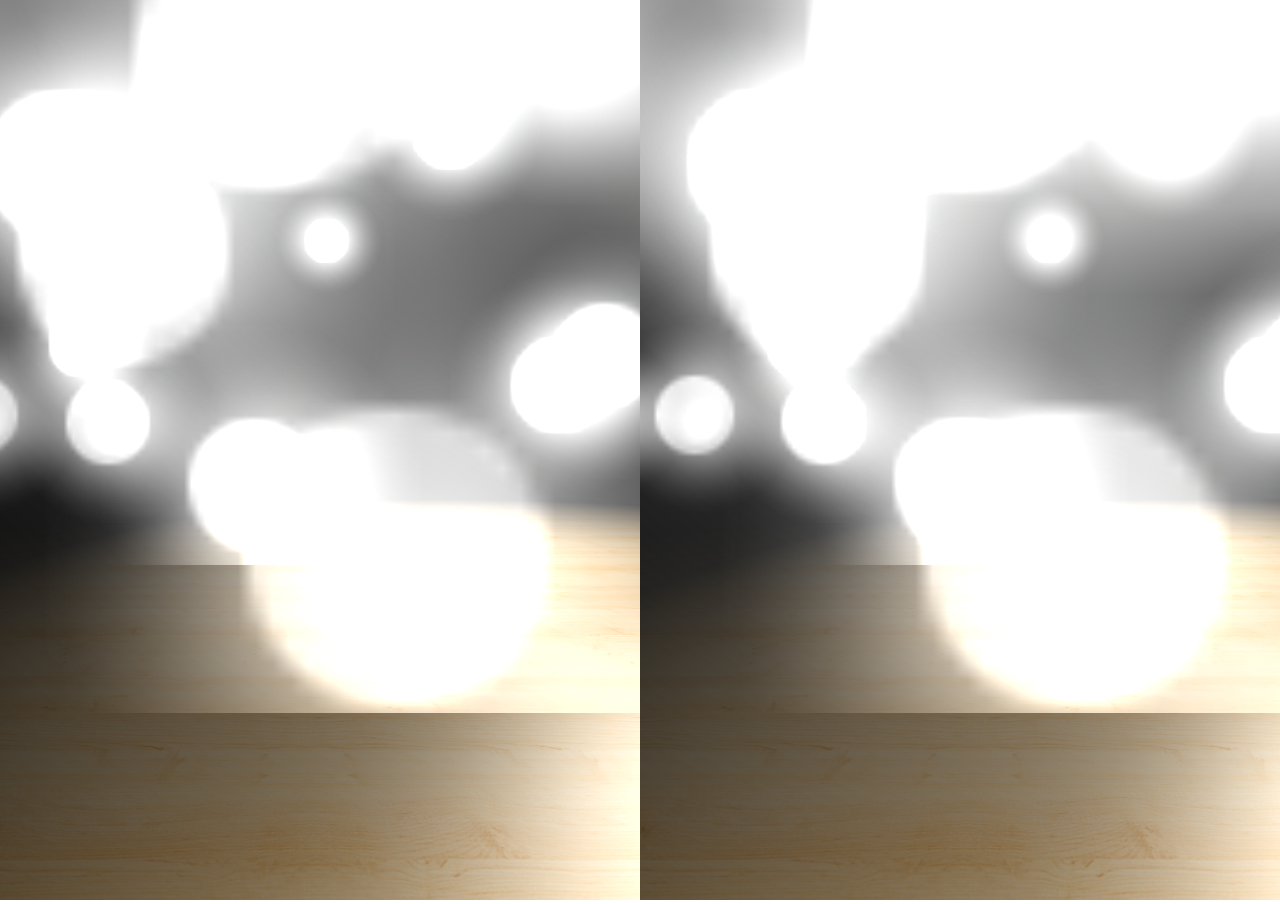
<file: project/VRWeatherParticles-master/index.html>
<!DOCTYPE html>
<html lang="en">
  <head>
    <title>Connecting up Google Cardboard to web APIs</title>
    <meta http-equiv="Content-Type" content="text/html; charset=utf-8" />
    <meta name="viewport" content="width=device-width, user-scalable=no, minimum-scale=1.0, maximum-scale=1.0">
    <style>
      body {
        margin: 0px;
        overflow: hidden;
      }
      #webglviewer {
        bottom: 0;
        left: 0;
        position: absolute;
        right: 0;
        top: 0;
      }
    </style>
  </head>
  <body>
    <div id="webglviewer"></div>

    <script src="./js/three.min.js"></script>
    <script src="./js/StereoEffect.js"></script>
    <script src="./js/DeviceOrientationControls.js"></script>
    <script src="./js/OrbitControls.js"></script>
    <script src="./js/helvetiker_regular.typeface.js"></script>
    <script src="https://timezonedb.googlecode.com/files/timezonedb.js" type="text/javascript"></script>

    <script>
      var scene,
          camera, 
          renderer,
          element,
          container,
          effect,
          controls,
          clock,

          // Particles
          particles = new THREE.Object3D(),
          totalParticles = 200,
          maxParticleSize = 200,
          particleRotationSpeed = 0,
          particleRotationDeg = 0,
          lastColorRange = [0, 0.3],
          currentColorRange = [0, 0.3],

          // City and weather API set up
          cities = [['Sydney', '2147714'], ['New York', '5128638'], ['Tokyo', '1850147'], ['London', '2643743'], ['Mexico City', '3530597'], ['Miami', '4164138'], ['San Francisco', '5391959'], ['Rome', '3169070']],
          cityWeather = {},
          cityTimes = [],
          currentCity = 0,
          currentCityText = new THREE.TextGeometry(),
          currentCityTextMesh = new THREE.Mesh();

      init();

      function init() {
        scene = new THREE.Scene();
        camera = new THREE.PerspectiveCamera(90, window.innerWidth / window.innerHeight, 0.001, 700);
        camera.position.set(0, 15, 0);
        scene.add(camera);

        renderer = new THREE.WebGLRenderer();
        element = renderer.domElement;
        container = document.getElementById('webglviewer');
        container.appendChild(element);

        effect = new THREE.StereoEffect(renderer);

        // Our initial control fallback with mouse/touch events in case DeviceOrientation is not enabled
        controls = new THREE.OrbitControls(camera, element);
        controls.target.set(
          camera.position.x + 0.15,
          camera.position.y,
          camera.position.z
        );
        controls.noPan = true;
        controls.noZoom = true;

        // Our preferred controls via DeviceOrientation
        function setOrientationControls(e) {
          if (!e.alpha) {
            return;
          }

          controls = new THREE.DeviceOrientationControls(camera, true);
          controls.connect();
          controls.update();

          element.addEventListener('click', fullscreen, false);

          window.removeEventListener('deviceorientation', setOrientationControls, true);
        }
        window.addEventListener('deviceorientation', setOrientationControls, true);

        // Lighting
        var light = new THREE.PointLight(0x999999, 2, 100);
        light.position.set(50, 50, 50);
        scene.add(light);

        var lightScene = new THREE.PointLight(0x999999, 2, 100);
        lightScene.position.set(0, 5, 0);
        scene.add(lightScene);

        var floorTexture = THREE.ImageUtils.loadTexture('textures/wood.jpg');
        floorTexture.wrapS = THREE.RepeatWrapping;
        floorTexture.wrapT = THREE.RepeatWrapping;
        floorTexture.repeat = new THREE.Vector2(50, 50);
        floorTexture.anisotropy = renderer.getMaxAnisotropy();

        var floorMaterial = new THREE.MeshPhongMaterial({
          color: 0xffffff,
          specular: 0xffffff,
          shininess: 20,
          shading: THREE.FlatShading,
          map: floorTexture
        });

        var geometry = new THREE.PlaneBufferGeometry(1000, 1000);

        var floor = new THREE.Mesh(geometry, floorMaterial);
        floor.rotation.x = -Math.PI / 2;
        scene.add(floor);

        var particleTexture = THREE.ImageUtils.loadTexture('textures/particle.png'),
            spriteMaterial = new THREE.SpriteMaterial({
            map: particleTexture,
            color: 0xffffff
          });

        for (var i = 0; i < totalParticles; i++) {
          var sprite = new THREE.Sprite(spriteMaterial);

          sprite.scale.set(64, 64, 1.0);
          sprite.position.set(Math.random() - 0.5, Math.random() - 0.5, Math.random() - 0.75);
          sprite.position.setLength(maxParticleSize * Math.random());

          sprite.material.blending = THREE.AdditiveBlending;
          
          particles.add(sprite);
        }
        particles.position.y = 70;
        scene.add(particles);

        adjustToWeatherConditions();

        clock = new THREE.Clock();

        animate();
      }

      function adjustToWeatherConditions() {
        var cityIDs = '';
        for (var i = 0; i < cities.length; i++) {
          cityIDs += cities[i][1];
          if (i != cities.length - 1) cityIDs += ',';
        }
        getURL('http://api.openweathermap.org/data/2.5/group?id=' + cityIDs + '&APPID=b5c0b505a8746a1b2cc6b17cdab34535', function(info) {
          cityWeather = info.list;
          
          lookupTimezones(0, cityWeather.length);
        });
      }

      function lookupTimezones(t, len) {
        var tz = new TimeZoneDB;
        
        tz.getJSON({
            key: "GPH4A5Q6NGI1",
            lat: cityWeather[t].coord.lat,
            lng: cityWeather[t].coord.lon
        }, function(timeZone){
            cityTimes.push(new Date(timeZone.timestamp * 1000));

            t++;

            if (t < len) {
              setTimeout(function() {
                lookupTimezones(t, len);
              }, 1200);
            } else {
              applyWeatherConditions();
            }
        });
      }

      function applyWeatherConditions() {
        displayCurrentCityName(cities[currentCity][0]);

        var info = cityWeather[currentCity];

        particleRotationSpeed = info.wind.speed / 2; // dividing by 2 just to slow things down 
        particleRotationDeg = info.wind.deg;

        var timeThere = cityTimes[currentCity] ? cityTimes[currentCity].getUTCHours() : 0,
            isDay = timeThere >= 6 && timeThere <= 18;

        if (isDay) {
          switch (info.weather[0].main) {
            case 'Clouds':
              currentColorRange = [0, 0.01];
              break;
            case 'Rain':
              currentColorRange = [0.7, 0.1];
              break;
            case 'Clear':
            default:
              currentColorRange = [0.6, 0.7];
              break;
          }
        } else {
          currentColorRange = [0.69, 0.6];
        }

        if (currentCity < cities.length-1) currentCity++;
        else currentCity = 0;

        setTimeout(applyWeatherConditions, 5000);
      }

      function displayCurrentCityName(name) {
        scene.remove(currentCityTextMesh);

        currentCityText = new THREE.TextGeometry(name, {
          size: 4,
          height: 1
        });
        currentCityTextMesh = new THREE.Mesh(currentCityText, new THREE.MeshBasicMaterial({
          color: 0xffffff, opacity: 1
        }));

        currentCityTextMesh.position.y = 10;
        currentCityTextMesh.position.z = 20;
        currentCityTextMesh.rotation.x = 0;
        currentCityTextMesh.rotation.y = -180;

        scene.add(currentCityTextMesh);
      }

      function animate() {
        var elapsedSeconds = clock.getElapsedTime(),
            particleRotationDirection = particleRotationDeg <= 180 ? -1 : 1;

        particles.rotation.y = elapsedSeconds * particleRotationSpeed * particleRotationDirection;
        
        // We check if the color range has changed, if so, we'll change the colours
        if (lastColorRange[0] != currentColorRange[0] && lastColorRange[1] != currentColorRange[1]) {

          for (var i = 0; i < totalParticles; i++) {
            particles.children[i].material.color.setHSL(currentColorRange[0], currentColorRange[1], (Math.random() * (0.7 - 0.2) + 0.2));
          }

          lastColorRange = currentColorRange;
        }

        requestAnimationFrame(animate);

        update(clock.getDelta());
        render(clock.getDelta());
      }

      function resize() {
        var width = container.offsetWidth;
        var height = container.offsetHeight;

        camera.aspect = width / height;
        camera.updateProjectionMatrix();

        renderer.setSize(width, height);
        effect.setSize(width, height);
      }

      function update(dt) {
        resize();

        camera.updateProjectionMatrix();

        controls.update(dt);
      }

      function render(dt) {
        effect.render(scene, camera);
      }

      function fullscreen() {
        if (container.requestFullscreen) {
          container.requestFullscreen();
        } else if (container.msRequestFullscreen) {
          container.msRequestFullscreen();
        } else if (container.mozRequestFullScreen) {
          container.mozRequestFullScreen();
        } else if (container.webkitRequestFullscreen) {
          container.webkitRequestFullscreen();
        }
      }

      function getURL(url, callback) {
        var xmlhttp = new XMLHttpRequest();

        xmlhttp.onreadystatechange = function() {
          if (xmlhttp.readyState == 4) {
             if (xmlhttp.status == 200){
                 callback(JSON.parse(xmlhttp.responseText));
             }
             else {
                 console.log('We had an error, status code: ', xmlhttp.status);
             }
          }
        }

        xmlhttp.open('GET', url, true);
        xmlhttp.send();
      }
    </script>
  </body>
</html>
</file>
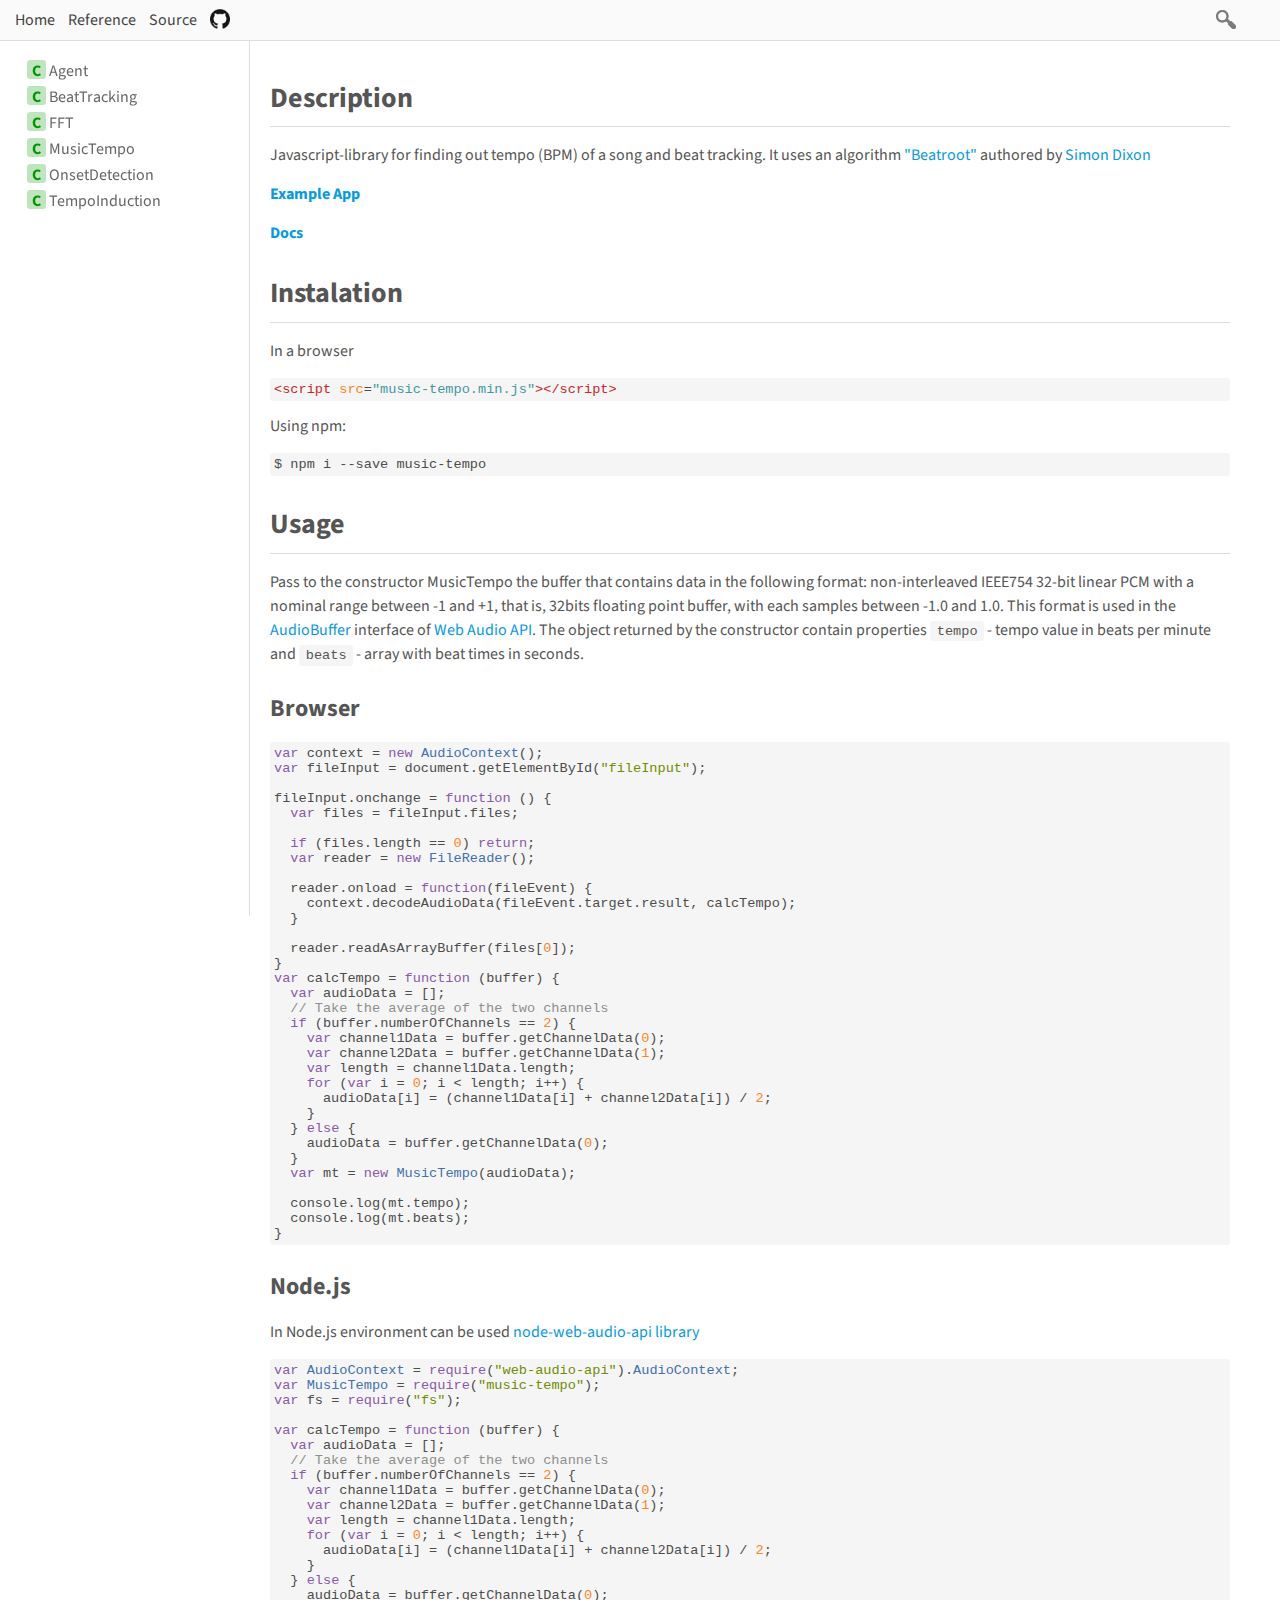
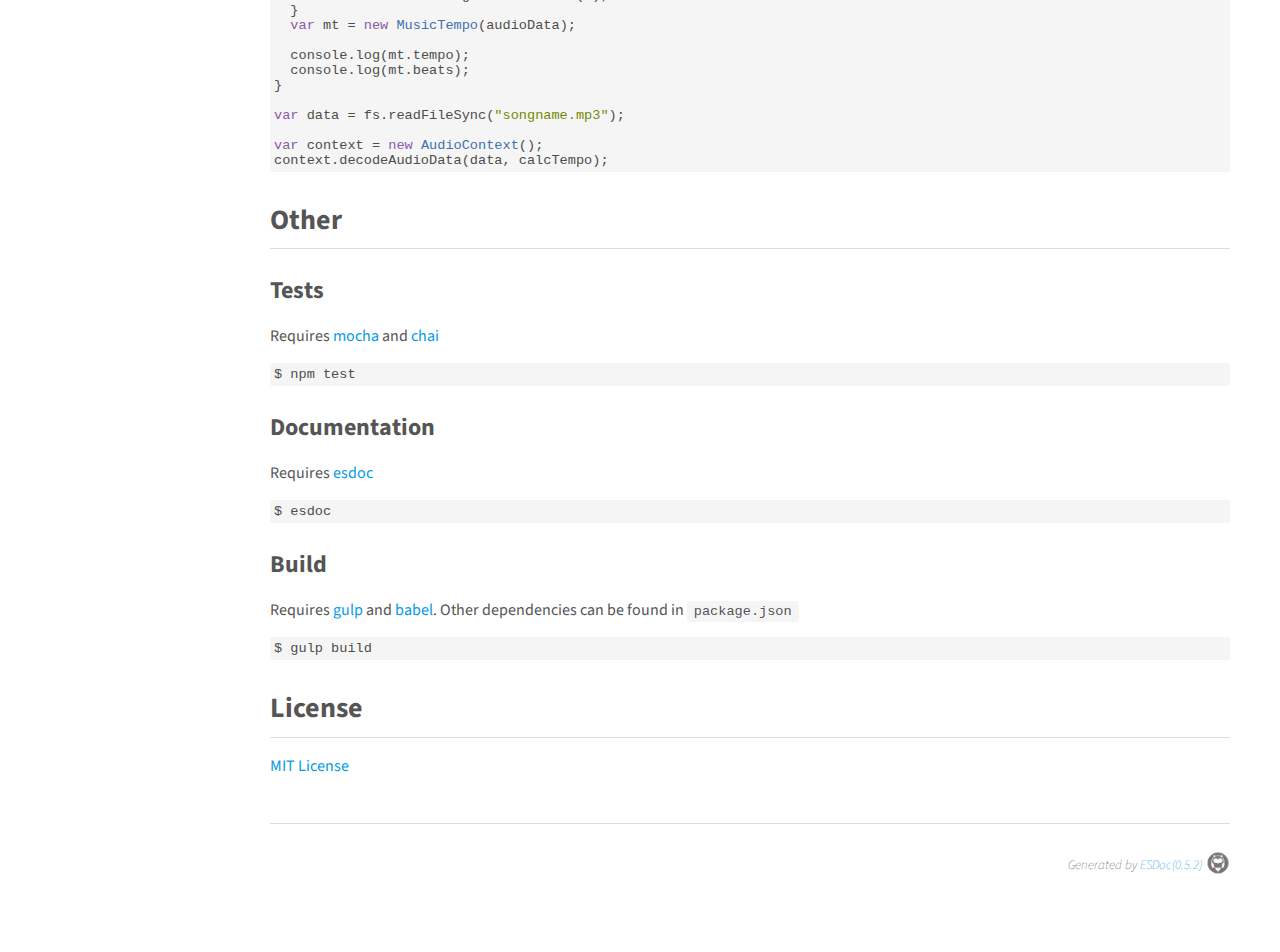
<file: project/music-tempo-master/docs/index.html>
<!DOCTYPE html>
<html>
<head>
  <meta charset="utf-8">
  <base data-ice="baseUrl">
  <title data-ice="title">API Document</title>
  <link type="text/css" rel="stylesheet" href="css/style.css">
  <link type="text/css" rel="stylesheet" href="css/prettify-tomorrow.css">
  <script src="script/prettify/prettify.js"></script>
  
  
  <script src="script/manual.js"></script>
</head>
<body class="layout-container" data-ice="rootContainer">

<header>
  <a href="./">Home</a>
  
  <a href="identifiers.html">Reference</a>
  <a href="source.html">Source</a>
  
  <a data-ice="repoURL" href="https://github.com/killercrush/music-tempo" class="repo-url-github">Repository</a>
  <div class="search-box">
  <span>
    <img src="./image/search.png">
    <span class="search-input-edge"></span><input class="search-input"><span class="search-input-edge"></span>
  </span>
    <ul class="search-result"></ul>
  </div>
</header>

<nav class="navigation" data-ice="nav"><div>
  <ul>
    
  <li data-ice="doc"><span data-ice="kind" class="kind-class">C</span><span data-ice="name"><span><a href="class/src/Agent.js~Agent.html">Agent</a></span></span></li>
<li data-ice="doc"><span data-ice="kind" class="kind-class">C</span><span data-ice="name"><span><a href="class/src/BeatTracking.js~BeatTracking.html">BeatTracking</a></span></span></li>
<li data-ice="doc"><span data-ice="kind" class="kind-class">C</span><span data-ice="name"><span><a href="class/src/FFT.js~FFT.html">FFT</a></span></span></li>
<li data-ice="doc"><span data-ice="kind" class="kind-class">C</span><span data-ice="name"><span><a href="class/src/MusicTempo.js~MusicTempo.html">MusicTempo</a></span></span></li>
<li data-ice="doc"><span data-ice="kind" class="kind-class">C</span><span data-ice="name"><span><a href="class/src/OnsetDetection.js~OnsetDetection.html">OnsetDetection</a></span></span></li>
<li data-ice="doc"><span data-ice="kind" class="kind-class">C</span><span data-ice="name"><span><a href="class/src/TempoInduction.js~TempoInduction.html">TempoInduction</a></span></span></li>
</ul>
</div>
</nav>

<div class="content" data-ice="content"><div data-ice="index" class="github-markdown"><h2 id="description">Description</h2>
<p>Javascript-library for finding out tempo (BPM) of a song and beat tracking. It uses an algorithm <a href="http://www.eecs.qmul.ac.uk/~simond/pub/2001/jnmr.pdf">&quot;Beatroot&quot;</a> authored by <a href="http://www.eecs.qmul.ac.uk/~simond/">Simon Dixon</a></p>
<p><strong><a href="https://killercrush.github.io/music-tempo/example/example-advanced.html">Example App</a></strong></p>
<p><strong><a href="https://killercrush.github.io/music-tempo/docs/index.html">Docs</a></strong></p>
<h2 id="instalation">Instalation</h2>
<p>In a browser</p>
<pre><code class="lang-html"><code class="source-code prettyprint">&lt;script src=&quot;music-tempo.min.js&quot;&gt;&lt;/script&gt;</code>
</code></pre>
<p>Using npm:</p>
<pre><code class="lang-shell"><code class="source-code prettyprint">$ npm i --save music-tempo</code>
</code></pre>
<h2 id="usage">Usage</h2>
<p>Pass to the constructor MusicTempo the buffer that contains data in the following format: non-interleaved IEEE754 32-bit linear PCM with a nominal range between -1 and +1, that is, 32bits floating point buffer, with each samples between -1.0 and 1.0. This format is used in the <a href="https://developer.mozilla.org/en/docs/Web/API/AudioBuffer">AudioBuffer</a> interface of <a href="https://developer.mozilla.org/en/docs/Web/API/Web_Audio_API">Web Audio API</a>. The object returned by the constructor contain properties <code>tempo</code> - tempo value in beats per minute and <code>beats</code> - array with beat times in seconds.</p>
<h3 id="browser">Browser</h3>
<pre><code class="lang-javascript"><code class="source-code prettyprint">var context = new AudioContext();
var fileInput = document.getElementById(&quot;fileInput&quot;);

fileInput.onchange = function () {
  var files = fileInput.files;

  if (files.length == 0) return;
  var reader = new FileReader();

  reader.onload = function(fileEvent) {
    context.decodeAudioData(fileEvent.target.result, calcTempo);
  }

  reader.readAsArrayBuffer(files[0]);
}
var calcTempo = function (buffer) {
  var audioData = [];
  // Take the average of the two channels
  if (buffer.numberOfChannels == 2) {
    var channel1Data = buffer.getChannelData(0);
    var channel2Data = buffer.getChannelData(1);
    var length = channel1Data.length;
    for (var i = 0; i &lt; length; i++) {
      audioData[i] = (channel1Data[i] + channel2Data[i]) / 2;
    }
  } else {
    audioData = buffer.getChannelData(0);
  }
  var mt = new MusicTempo(audioData);

  console.log(mt.tempo);
  console.log(mt.beats);
}</code>
</code></pre>
<h3 id="node-js">Node.js</h3>
<p>In Node.js environment can be used <a href="https://github.com/sebpiq/node-web-audio-api">node-web-audio-api library</a></p>
<pre><code class="lang-javascript"><code class="source-code prettyprint">var AudioContext = require(&quot;web-audio-api&quot;).AudioContext;
var MusicTempo = require(&quot;music-tempo&quot;);
var fs = require(&quot;fs&quot;);

var calcTempo = function (buffer) {
  var audioData = [];
  // Take the average of the two channels
  if (buffer.numberOfChannels == 2) {
    var channel1Data = buffer.getChannelData(0);
    var channel2Data = buffer.getChannelData(1);
    var length = channel1Data.length;
    for (var i = 0; i &lt; length; i++) {
      audioData[i] = (channel1Data[i] + channel2Data[i]) / 2;
    }
  } else {
    audioData = buffer.getChannelData(0);
  }
  var mt = new MusicTempo(audioData);

  console.log(mt.tempo);
  console.log(mt.beats);
}

var data = fs.readFileSync(&quot;songname.mp3&quot;);

var context = new AudioContext();
context.decodeAudioData(data, calcTempo);</code>
</code></pre>
<h2 id="other">Other</h2>
<h3 id="tests">Tests</h3>
<p>Requires <a href="https://www.npmjs.com/package/mocha">mocha</a> and <a href="https://www.npmjs.com/package/chai">chai</a></p>
<pre><code class="lang-shell"><code class="source-code prettyprint">$ npm test</code>
</code></pre>
<h3 id="documentation">Documentation</h3>
<p>Requires <a href="https://www.npmjs.com/package/esdoc">esdoc</a></p>
<pre><code class="lang-shell"><code class="source-code prettyprint">$ esdoc</code>
</code></pre>
<h3 id="build">Build</h3>
<p>Requires <a href="https://www.npmjs.com/package/gulp">gulp</a> and <a href="https://www.npmjs.com/package/gulp-babel">babel</a>. Other dependencies can be found in <code>package.json</code></p>
<pre><code class="lang-shell"><code class="source-code prettyprint">$ gulp build</code>
</code></pre>
<h2 id="license">License</h2>
<p><a href="LICENSE">MIT License</a></p>
</div>
</div>

<footer class="footer">
  Generated by <a href="https://esdoc.org">ESDoc<span data-ice="esdocVersion">(0.5.2)</span><img src="./image/esdoc-logo-mini-black.png"></a>
</footer>

<script src="script/search_index.js"></script>
<script src="script/search.js"></script>
<script src="script/pretty-print.js"></script>
<script src="script/inherited-summary.js"></script>
<script src="script/test-summary.js"></script>
<script src="script/inner-link.js"></script>
<script src="script/patch-for-local.js"></script>
</body>
</html>
</file>
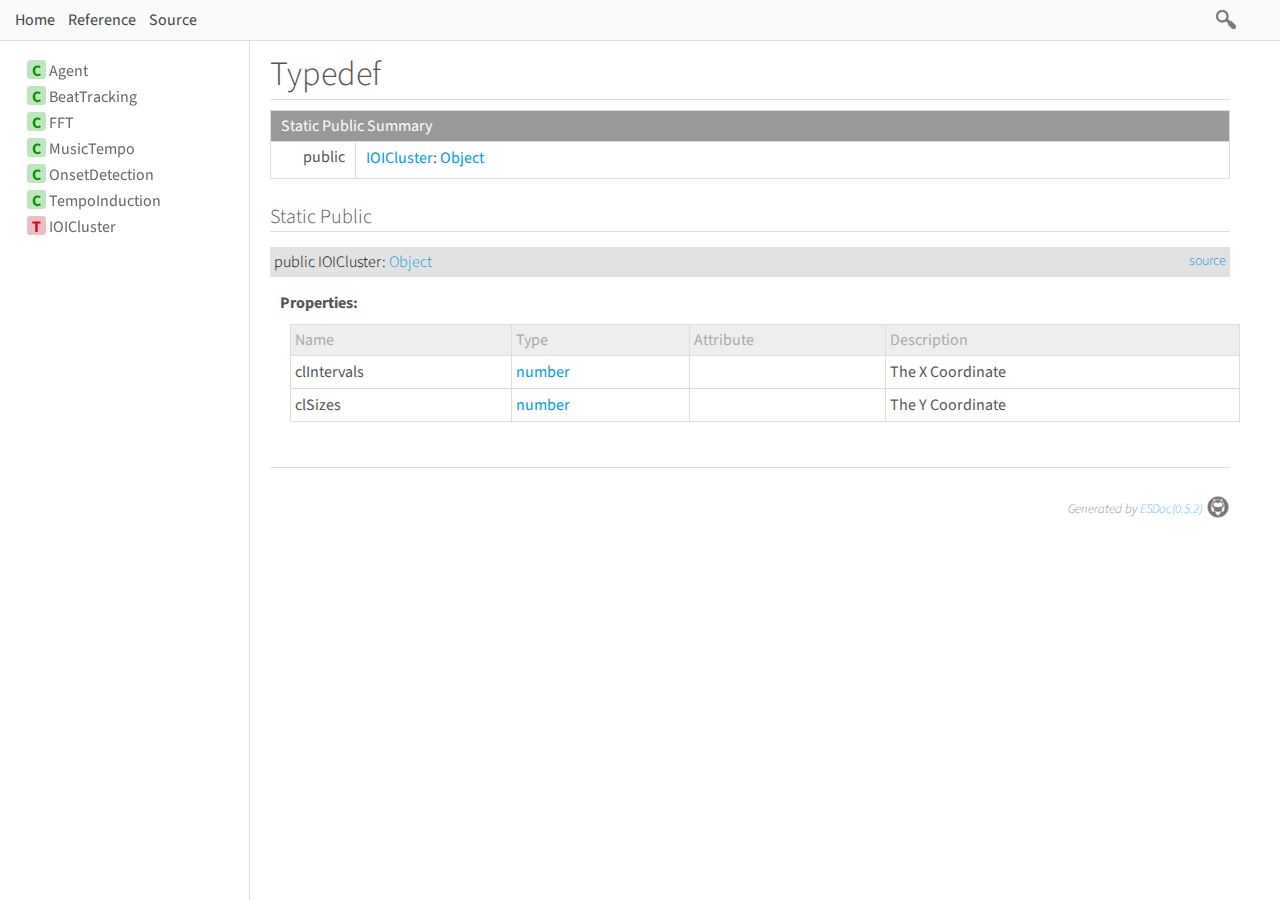
<file: project/music-tempo-master/docs/typedef/index.html>
<!DOCTYPE html>
<html>
<head>
  <meta charset="utf-8">
  <base data-ice="baseUrl" href="../">
  <title data-ice="title">Typedef | API Document</title>
  <link type="text/css" rel="stylesheet" href="css/style.css">
  <link type="text/css" rel="stylesheet" href="css/prettify-tomorrow.css">
  <script src="script/prettify/prettify.js"></script>
  
  
  <script src="script/manual.js"></script>
</head>
<body class="layout-container" data-ice="rootContainer">

<header>
  <a href="./">Home</a>
  
  <a href="identifiers.html">Reference</a>
  <a href="source.html">Source</a>
  
  
  <div class="search-box">
  <span>
    <img src="./image/search.png">
    <span class="search-input-edge"></span><input class="search-input"><span class="search-input-edge"></span>
  </span>
    <ul class="search-result"></ul>
  </div>
</header>

<nav class="navigation" data-ice="nav"><div>
  <ul>
    
  <li data-ice="doc"><span data-ice="kind" class="kind-class">C</span><span data-ice="name"><span><a href="class/src/BeatTracking.js~Agent.html">Agent</a></span></span></li>
<li data-ice="doc"><span data-ice="kind" class="kind-class">C</span><span data-ice="name"><span><a href="class/src/BeatTracking.js~BeatTracking.html">BeatTracking</a></span></span></li>
<li data-ice="doc"><span data-ice="kind" class="kind-class">C</span><span data-ice="name"><span><a href="class/src/FFT.js~FFT.html">FFT</a></span></span></li>
<li data-ice="doc"><span data-ice="kind" class="kind-class">C</span><span data-ice="name"><span><a href="class/src/MusicTempo.js~MusicTempo.html">MusicTempo</a></span></span></li>
<li data-ice="doc"><span data-ice="kind" class="kind-class">C</span><span data-ice="name"><span><a href="class/src/OnsetDetection.js~OnsetDetection.html">OnsetDetection</a></span></span></li>
<li data-ice="doc"><span data-ice="kind" class="kind-class">C</span><span data-ice="name"><span><a href="class/src/TempoInduction.js~TempoInduction.html">TempoInduction</a></span></span></li>
<li data-ice="doc"><span data-ice="kind" class="kind-typedef">T</span><span data-ice="name"><span><a href="typedef/index.html#static-typedef-IOICluster">IOICluster</a></span></span></li>
</ul>
</div>
</nav>

<div class="content" data-ice="content"><h1 data-ice="title">Typedef</h1>
<div data-ice="summaries"><table class="summary" data-ice="summary">
  <thead><tr><td data-ice="title" colspan="3">Static Public Summary</td></tr></thead>
  <tbody>
  
  <tr data-ice="target">
    <td>
      <span class="access" data-ice="access">public</span>
      
      
      
      <span class="override" data-ice="override"></span>
    </td>
    <td>
      <div>
        <p>
          
          
          <span data-ice="name"><span><a href="typedef/index.html#static-typedef-IOICluster">IOICluster</a></span></span><span data-ice="signature">: <span><a href="https://developer.mozilla.org/en-US/docs/Web/JavaScript/Reference/Global_Objects/Object">Object</a></span></span>
        </p>
      </div>
      <div>
        
        
        
      </div>
    </td>
    <td>
      
      
    </td>
  </tr>
</tbody>
</table>
</div>
<div data-ice="details"><h2 data-ice="title">Static Public </h2>

<div class="detail" data-ice="detail">
  <h3 data-ice="anchor" id="static-typedef-IOICluster">
    <span class="access" data-ice="access">public</span>
    
    
    
    
    
    <span data-ice="name">IOICluster</span><span data-ice="signature">: <span><a href="https://developer.mozilla.org/en-US/docs/Web/JavaScript/Reference/Global_Objects/Object">Object</a></span></span>
    <span class="right-info">
      
      
      <span data-ice="source"><span><a href="file/src/TempoInduction.js.html#lineNumberundefined">source</a></span></span>
    </span>
  </h3>

  
  
  
  

  

  <div data-ice="properties"><div data-ice="properties">
  <h4 data-ice="title">Properties:</h4>
  <table class="params">
    <thead>
    <tr><td>Name</td><td>Type</td><td>Attribute</td><td>Description</td></tr>
    </thead>
    <tbody>
    
    <tr data-ice="property" data-depth="0">
      <td data-ice="name" data-depth="0">clIntervals</td>
      <td data-ice="type"><span><a href="https://developer.mozilla.org/en-US/docs/Web/JavaScript/Reference/Global_Objects/Number">number</a></span></td>
      <td data-ice="appendix"></td>
      <td data-ice="description"><p>The X Coordinate</p>
</td>
    </tr>
<tr data-ice="property" data-depth="0">
      <td data-ice="name" data-depth="0">clSizes</td>
      <td data-ice="type"><span><a href="https://developer.mozilla.org/en-US/docs/Web/JavaScript/Reference/Global_Objects/Number">number</a></span></td>
      <td data-ice="appendix"></td>
      <td data-ice="description"><p>The Y Coordinate</p>
</td>
    </tr>
</tbody>
  </table>
</div>
</div>

  

  

  

  

  

  

  

  
  
</div>
</div>
</div>

<footer class="footer">
  Generated by <a href="https://esdoc.org">ESDoc<span data-ice="esdocVersion">(0.5.2)</span><img src="./image/esdoc-logo-mini-black.png"></a>
</footer>

<script src="script/search_index.js"></script>
<script src="script/search.js"></script>
<script src="script/pretty-print.js"></script>
<script src="script/inherited-summary.js"></script>
<script src="script/test-summary.js"></script>
<script src="script/inner-link.js"></script>
<script src="script/patch-for-local.js"></script>
</body>
</html>
</file>
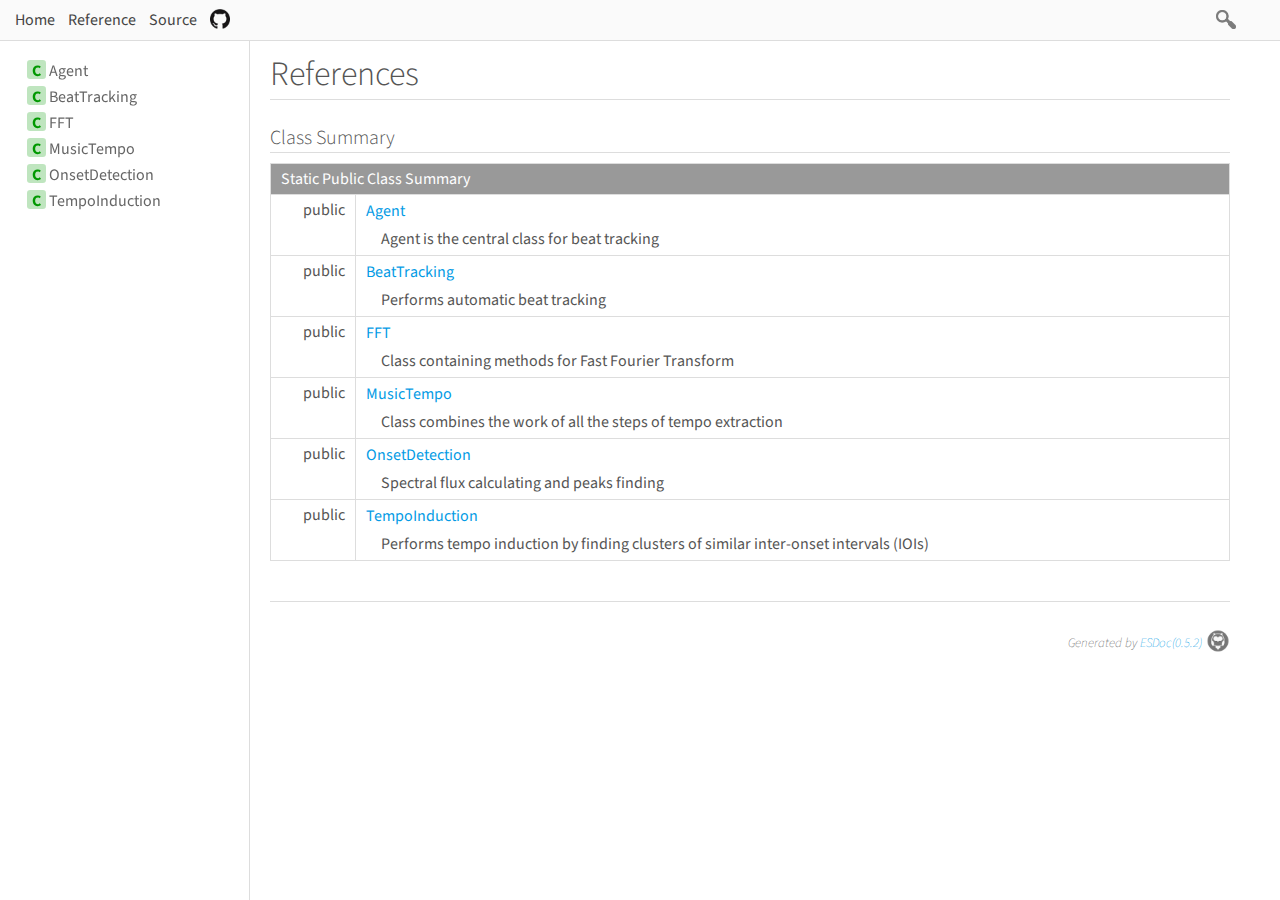
<file: project/music-tempo-master/docs/identifiers.html>
<!DOCTYPE html>
<html>
<head>
  <meta charset="utf-8">
  <base data-ice="baseUrl">
  <title data-ice="title">Index | API Document</title>
  <link type="text/css" rel="stylesheet" href="css/style.css">
  <link type="text/css" rel="stylesheet" href="css/prettify-tomorrow.css">
  <script src="script/prettify/prettify.js"></script>
  
  
  <script src="script/manual.js"></script>
</head>
<body class="layout-container" data-ice="rootContainer">

<header>
  <a href="./">Home</a>
  
  <a href="identifiers.html">Reference</a>
  <a href="source.html">Source</a>
  
  <a data-ice="repoURL" href="https://github.com/killercrush/music-tempo" class="repo-url-github">Repository</a>
  <div class="search-box">
  <span>
    <img src="./image/search.png">
    <span class="search-input-edge"></span><input class="search-input"><span class="search-input-edge"></span>
  </span>
    <ul class="search-result"></ul>
  </div>
</header>

<nav class="navigation" data-ice="nav"><div>
  <ul>
    
  <li data-ice="doc"><span data-ice="kind" class="kind-class">C</span><span data-ice="name"><span><a href="class/src/Agent.js~Agent.html">Agent</a></span></span></li>
<li data-ice="doc"><span data-ice="kind" class="kind-class">C</span><span data-ice="name"><span><a href="class/src/BeatTracking.js~BeatTracking.html">BeatTracking</a></span></span></li>
<li data-ice="doc"><span data-ice="kind" class="kind-class">C</span><span data-ice="name"><span><a href="class/src/FFT.js~FFT.html">FFT</a></span></span></li>
<li data-ice="doc"><span data-ice="kind" class="kind-class">C</span><span data-ice="name"><span><a href="class/src/MusicTempo.js~MusicTempo.html">MusicTempo</a></span></span></li>
<li data-ice="doc"><span data-ice="kind" class="kind-class">C</span><span data-ice="name"><span><a href="class/src/OnsetDetection.js~OnsetDetection.html">OnsetDetection</a></span></span></li>
<li data-ice="doc"><span data-ice="kind" class="kind-class">C</span><span data-ice="name"><span><a href="class/src/TempoInduction.js~TempoInduction.html">TempoInduction</a></span></span></li>
</ul>
</div>
</nav>

<div class="content" data-ice="content"><h1>References</h1>
<div data-ice="classSummary"><h2 id="class">Class Summary</h2><table class="summary" data-ice="summary">
  <thead><tr><td data-ice="title" colspan="3">Static Public Class Summary</td></tr></thead>
  <tbody>
  
  <tr data-ice="target">
    <td>
      <span class="access" data-ice="access">public</span>
      
      
      
      <span class="override" data-ice="override"></span>
    </td>
    <td>
      <div>
        <p>
          
          
          <span data-ice="name"><span><a href="class/src/Agent.js~Agent.html">Agent</a></span></span>
        </p>
      </div>
      <div>
        
        
        <div data-ice="description"><p>Agent is the central class for beat tracking</p>
</div>
      </div>
    </td>
    <td>
      
      
    </td>
  </tr>
<tr data-ice="target">
    <td>
      <span class="access" data-ice="access">public</span>
      
      
      
      <span class="override" data-ice="override"></span>
    </td>
    <td>
      <div>
        <p>
          
          
          <span data-ice="name"><span><a href="class/src/BeatTracking.js~BeatTracking.html">BeatTracking</a></span></span>
        </p>
      </div>
      <div>
        
        
        <div data-ice="description"><p>Performs automatic beat tracking</p>
</div>
      </div>
    </td>
    <td>
      
      
    </td>
  </tr>
<tr data-ice="target">
    <td>
      <span class="access" data-ice="access">public</span>
      
      
      
      <span class="override" data-ice="override"></span>
    </td>
    <td>
      <div>
        <p>
          
          
          <span data-ice="name"><span><a href="class/src/FFT.js~FFT.html">FFT</a></span></span>
        </p>
      </div>
      <div>
        
        
        <div data-ice="description"><p>Class containing methods for Fast Fourier Transform</p>
</div>
      </div>
    </td>
    <td>
      
      
    </td>
  </tr>
<tr data-ice="target">
    <td>
      <span class="access" data-ice="access">public</span>
      
      
      
      <span class="override" data-ice="override"></span>
    </td>
    <td>
      <div>
        <p>
          
          
          <span data-ice="name"><span><a href="class/src/MusicTempo.js~MusicTempo.html">MusicTempo</a></span></span>
        </p>
      </div>
      <div>
        
        
        <div data-ice="description"><p>Class combines the work of all the steps of tempo extraction</p>
</div>
      </div>
    </td>
    <td>
      
      
    </td>
  </tr>
<tr data-ice="target">
    <td>
      <span class="access" data-ice="access">public</span>
      
      
      
      <span class="override" data-ice="override"></span>
    </td>
    <td>
      <div>
        <p>
          
          
          <span data-ice="name"><span><a href="class/src/OnsetDetection.js~OnsetDetection.html">OnsetDetection</a></span></span>
        </p>
      </div>
      <div>
        
        
        <div data-ice="description"><p>Spectral flux calculating and peaks finding</p>
</div>
      </div>
    </td>
    <td>
      
      
    </td>
  </tr>
<tr data-ice="target">
    <td>
      <span class="access" data-ice="access">public</span>
      
      
      
      <span class="override" data-ice="override"></span>
    </td>
    <td>
      <div>
        <p>
          
          
          <span data-ice="name"><span><a href="class/src/TempoInduction.js~TempoInduction.html">TempoInduction</a></span></span>
        </p>
      </div>
      <div>
        
        
        <div data-ice="description"><p>Performs tempo induction by finding clusters of similar inter-onset intervals (IOIs)</p>
</div>
      </div>
    </td>
    <td>
      
      
    </td>
  </tr>
</tbody>
</table>
</div>





</div>

<footer class="footer">
  Generated by <a href="https://esdoc.org">ESDoc<span data-ice="esdocVersion">(0.5.2)</span><img src="./image/esdoc-logo-mini-black.png"></a>
</footer>

<script src="script/search_index.js"></script>
<script src="script/search.js"></script>
<script src="script/pretty-print.js"></script>
<script src="script/inherited-summary.js"></script>
<script src="script/test-summary.js"></script>
<script src="script/inner-link.js"></script>
<script src="script/patch-for-local.js"></script>
</body>
</html>
</file>
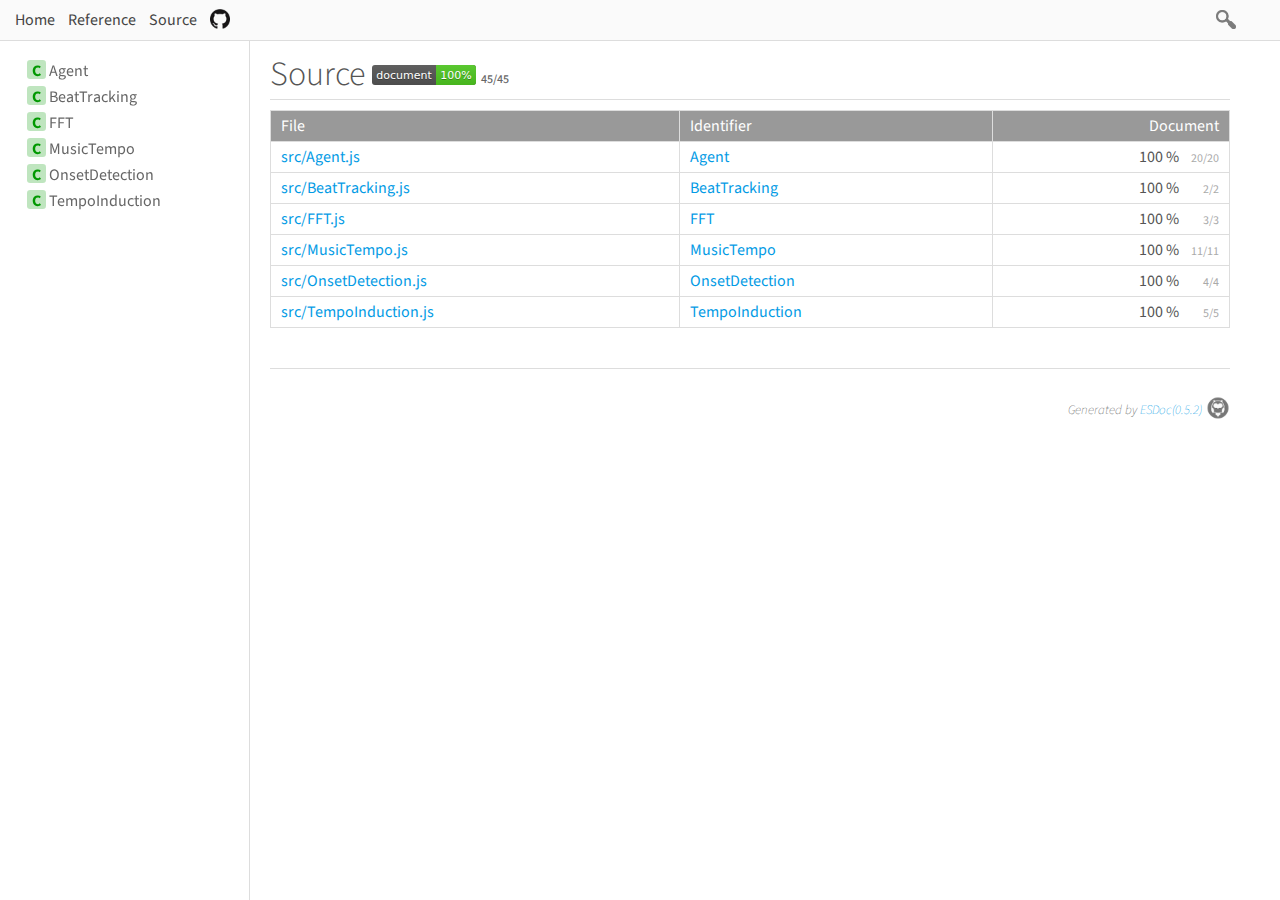
<file: project/music-tempo-master/docs/source.html>
<!DOCTYPE html>
<html>
<head>
  <meta charset="utf-8">
  <base data-ice="baseUrl" href="">
  <title data-ice="title">Source | API Document</title>
  <link type="text/css" rel="stylesheet" href="css/style.css">
  <link type="text/css" rel="stylesheet" href="css/prettify-tomorrow.css">
  <script src="script/prettify/prettify.js"></script>
  
  
  <script src="script/manual.js"></script>
</head>
<body class="layout-container" data-ice="rootContainer">

<header>
  <a href="./">Home</a>
  
  <a href="identifiers.html">Reference</a>
  <a href="source.html">Source</a>
  
  <a data-ice="repoURL" href="https://github.com/killercrush/music-tempo" class="repo-url-github">Repository</a>
  <div class="search-box">
  <span>
    <img src="./image/search.png">
    <span class="search-input-edge"></span><input class="search-input"><span class="search-input-edge"></span>
  </span>
    <ul class="search-result"></ul>
  </div>
</header>

<nav class="navigation" data-ice="nav"><div>
  <ul>
    
  <li data-ice="doc"><span data-ice="kind" class="kind-class">C</span><span data-ice="name"><span><a href="class/src/Agent.js~Agent.html">Agent</a></span></span></li>
<li data-ice="doc"><span data-ice="kind" class="kind-class">C</span><span data-ice="name"><span><a href="class/src/BeatTracking.js~BeatTracking.html">BeatTracking</a></span></span></li>
<li data-ice="doc"><span data-ice="kind" class="kind-class">C</span><span data-ice="name"><span><a href="class/src/FFT.js~FFT.html">FFT</a></span></span></li>
<li data-ice="doc"><span data-ice="kind" class="kind-class">C</span><span data-ice="name"><span><a href="class/src/MusicTempo.js~MusicTempo.html">MusicTempo</a></span></span></li>
<li data-ice="doc"><span data-ice="kind" class="kind-class">C</span><span data-ice="name"><span><a href="class/src/OnsetDetection.js~OnsetDetection.html">OnsetDetection</a></span></span></li>
<li data-ice="doc"><span data-ice="kind" class="kind-class">C</span><span data-ice="name"><span><a href="class/src/TempoInduction.js~TempoInduction.html">TempoInduction</a></span></span></li>
</ul>
</div>
</nav>

<div class="content" data-ice="content"><h1>Source <img data-ice="coverageBadge" src="./badge.svg"><span data-ice="totalCoverageCount" class="total-coverage-count">45/45</span></h1>

<table class="files-summary" data-ice="files" data-use-coverage="true">
  <thead>
    <tr>
      <td>File</td>
      <td>Identifier</td>
      <td class="coverage">Document</td>
      <td style="display: none;">Size</td>
      <td style="display: none;">Lines</td>
      <td style="display: none;">Updated</td>
    </tr>
  </thead>
  <tbody>
    
  <tr data-ice="file">
      <td data-ice="filePath"><span><a href="file/src/Agent.js.html">src/Agent.js</a></span></td>
      <td data-ice="identifier" class="identifiers"><span><a href="class/src/Agent.js~Agent.html">Agent</a></span></td>
      <td class="coverage"><span data-ice="coverage">100 %</span><span data-ice="coverageCount" class="coverage-count">20/20</span></td>
      <td style="display: none;" data-ice="size">8316 byte</td>
      <td style="display: none;" data-ice="lines">187</td>
      <td style="display: none;" data-ice="updated">2017-03-06 15:33:07 (UTC)</td>
    </tr>
<tr data-ice="file">
      <td data-ice="filePath"><span><a href="file/src/BeatTracking.js.html">src/BeatTracking.js</a></span></td>
      <td data-ice="identifier" class="identifiers"><span><a href="class/src/BeatTracking.js~BeatTracking.html">BeatTracking</a></span></td>
      <td class="coverage"><span data-ice="coverage">100 %</span><span data-ice="coverageCount" class="coverage-count">2/2</span></td>
      <td style="display: none;" data-ice="size">4553 byte</td>
      <td style="display: none;" data-ice="lines">90</td>
      <td style="display: none;" data-ice="updated">2017-03-01 17:51:13 (UTC)</td>
    </tr>
<tr data-ice="file">
      <td data-ice="filePath"><span><a href="file/src/FFT.js.html">src/FFT.js</a></span></td>
      <td data-ice="identifier" class="identifiers"><span><a href="class/src/FFT.js~FFT.html">FFT</a></span></td>
      <td class="coverage"><span data-ice="coverage">100 %</span><span data-ice="coverageCount" class="coverage-count">3/3</span></td>
      <td style="display: none;" data-ice="size">2950 byte</td>
      <td style="display: none;" data-ice="lines">86</td>
      <td style="display: none;" data-ice="updated">2017-03-07 15:50:48 (UTC)</td>
    </tr>
<tr data-ice="file">
      <td data-ice="filePath"><span><a href="file/src/MusicTempo.js.html">src/MusicTempo.js</a></span></td>
      <td data-ice="identifier" class="identifiers"><span><a href="class/src/MusicTempo.js~MusicTempo.html">MusicTempo</a></span></td>
      <td class="coverage"><span data-ice="coverage">100 %</span><span data-ice="coverageCount" class="coverage-count">11/11</span></td>
      <td style="display: none;" data-ice="size">5980 byte</td>
      <td style="display: none;" data-ice="lines">122</td>
      <td style="display: none;" data-ice="updated">2017-04-03 07:44:31 (UTC)</td>
    </tr>
<tr data-ice="file">
      <td data-ice="filePath"><span><a href="file/src/OnsetDetection.js.html">src/OnsetDetection.js</a></span></td>
      <td data-ice="identifier" class="identifiers"><span><a href="class/src/OnsetDetection.js~OnsetDetection.html">OnsetDetection</a></span></td>
      <td class="coverage"><span data-ice="coverage">100 %</span><span data-ice="coverageCount" class="coverage-count">4/4</span></td>
      <td style="display: none;" data-ice="size">6908 byte</td>
      <td style="display: none;" data-ice="lines">182</td>
      <td style="display: none;" data-ice="updated">2017-03-01 17:27:21 (UTC)</td>
    </tr>
<tr data-ice="file">
      <td data-ice="filePath"><span><a href="file/src/TempoInduction.js.html">src/TempoInduction.js</a></span></td>
      <td data-ice="identifier" class="identifiers"><span><a href="class/src/TempoInduction.js~TempoInduction.html">TempoInduction</a></span></td>
      <td class="coverage"><span data-ice="coverage">100 %</span><span data-ice="coverageCount" class="coverage-count">5/5</span></td>
      <td style="display: none;" data-ice="size">9388 byte</td>
      <td style="display: none;" data-ice="lines">219</td>
      <td style="display: none;" data-ice="updated">2017-03-01 17:38:17 (UTC)</td>
    </tr>
</tbody>
</table>
</div>

<footer class="footer">
  Generated by <a href="https://esdoc.org">ESDoc<span data-ice="esdocVersion">(0.5.2)</span><img src="./image/esdoc-logo-mini-black.png"></a>
</footer>

<script src="script/search_index.js"></script>
<script src="script/search.js"></script>
<script src="script/pretty-print.js"></script>
<script src="script/inherited-summary.js"></script>
<script src="script/test-summary.js"></script>
<script src="script/inner-link.js"></script>
<script src="script/patch-for-local.js"></script>
</body>
</html>
</file>
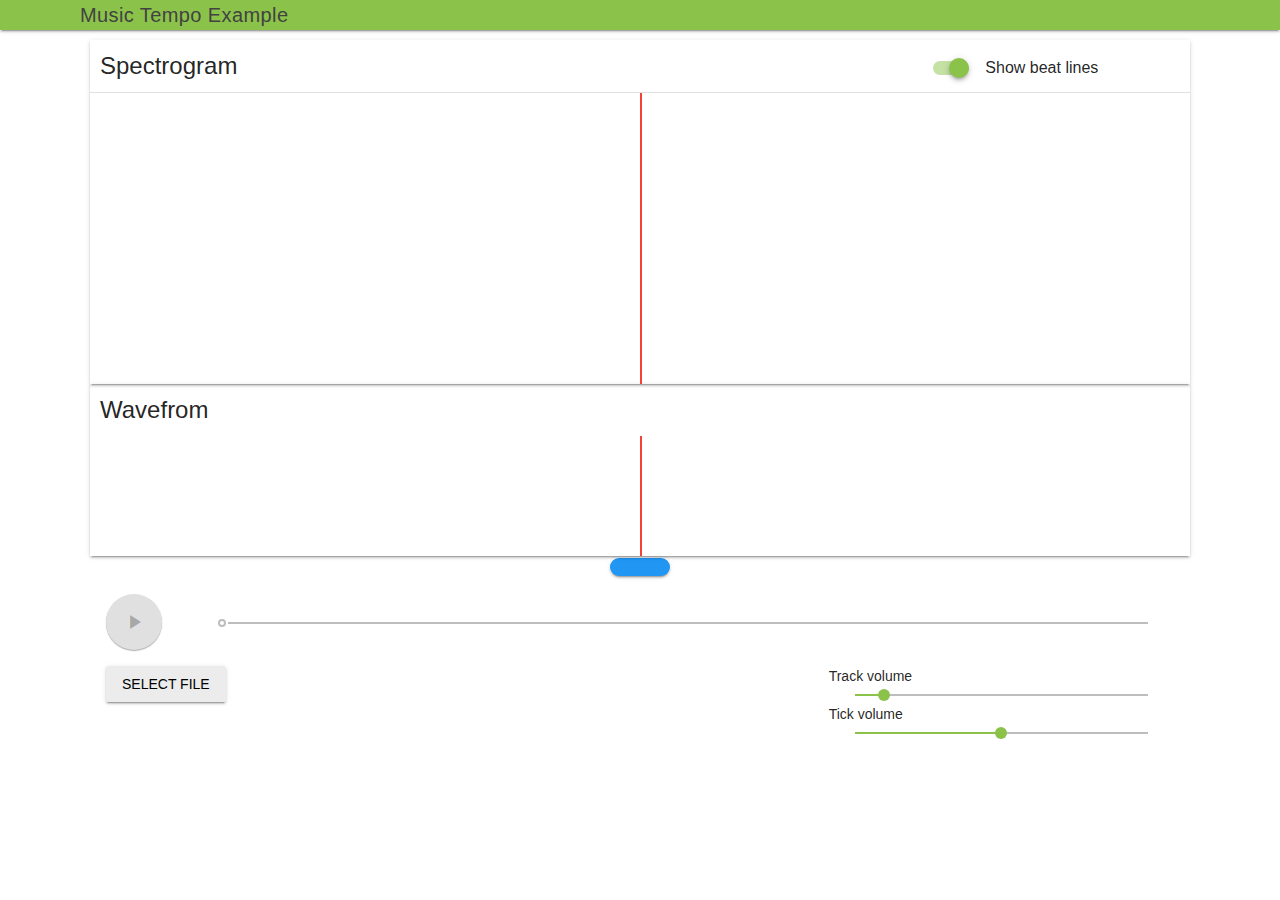
<file: project/music-tempo-master/example/example-advanced.html>
<!DOCTYPE HTML>
<html>
  <head>
    <meta name="viewport" content="width=device-width, initial-scale=1.0">
    <link rel="stylesheet" href="lib/material/material.css">
    <link rel="stylesheet" href="https://fonts.googleapis.com/icon?family=Material+Icons">       
    <script src="../dist/browser/music-tempo.min.js"></script>
    
    <script src="lib/TarsosDSP/FloatFFT.js"></script>
    <script src="lib/TarsosDSP/ConstantQ.js"></script>    
    <script src="lib/chroma.js"></script>

    <script src="script.js"></script>
    <script src="lib/material/material.js"></script>    
    <style>
      body {
        overflow: hidden;
      }
      #canvasContainer {
        position: relative;
        width: 100%;
        margin-bottom: 40px;
      }
      .tracker {
        position: absolute;
        left: 50%;
        width: 0;
        border: 1px solid #f44336;
        z-index: 2;
        height: 119px;
      }
      .spectrogram canvas,
      .waveform canvas  {
        position: absolute;
      }
      .waveform canvas  {
        margin-top: 10px;
      }
      .controls  {

      }
      .page-content {
        width: 100%;
        max-width: 1100px;
        margin: 0 auto;
      }
      .spectrogram {
        overflow: hidden;
        margin: 10px 0 0 0;
        position: relative;
      }
      .caption {
        padding: 10px;
        margin: 0;
      }
      .waveform {
        height: 172px;
        position: relative;
        overflow: hidden;
      }
      .playback-bar {
        padding-top: 20px;
      }
      .bpm-text {
        padding: 5px;
        border: 1px solid rgba(0, 0, 0, 0.12);
        border-radius: 4px;
        vertical-align: middle;
      }
      .bpm-spinner {
        vertical-align: middle;
        margin-left: 10px;
      }
      .pulse {
        width: 40px;
        height: 40px;
        border-radius: 50%;
        background: #f44336;
        z-index: 3;
        left: -18px;
        display: inline-block;
        vertical-align: middle;
        margin-left: 10px;
      }

      @keyframes pulse-anim {
          from {
            box-shadow: rgba(244, 67, 54, 1) 0px 0px 0px 0px;
          }
          to {
            box-shadow: rgba(244, 67, 54, 0) 0px 0px 0px 14px;
          }
      }
      .pulse.anim {
        animation: pulse-anim;
      }
      .beat-lines-switch-container {
        text-align: right;
        padding-top: 16px;
      }
      .beat-lines-switch-container > .mdl-switch {
        width: 70%;
        text-align: left;
      }
      .spectrogram-heading {
        border-bottom: 1px solid rgba(0, 0, 0, 0.12);
      }
      #playbackTimeValue {
        font-size: 10px;
        color: #616161;
        width: 60px;
        display: block;
        margin: 2px auto;
        height: 18px;
        text-align: center;
        background-color: #2196F3;
        color: white;
        border-radius: 10px; 
      }
      .mdl-layout__header {
        min-height: 0;
      }
      .mdl-layout__header-row {
        height: 30px;
      }
    </style>
  </head>
  <body>
    <div class="mdl-layout mdl-js-layout mdl-layout--fixed-header">
      <header class="mdl-layout__header">
        <div class="mdl-layout__header-row">
          <span class="mdl-layout-title">Music Tempo Example</span>
        </div>
      </header>
    <main class="mdl-layout__content">
      <div class="page-content">        
        <div id="spectrogramContainer" class="spectrogram mdl-shadow--2dp">
          <div class="mdl-grid mdl-grid--no-spacing spectrogram-heading">
            <div class="mdl-cell--8-col">
              <h4 class="caption">
                Spectrogram
                <div id="spectrogramSpinner" class="bpm-spinner mdl-spinner mdl-spinner--single-color mdl-js-spinner"></div>
              </h4>              
            </div>
            <div class="mdl-cell--4-col beat-lines-switch-container">
              <label class="mdl-switch mdl-js-switch mdl-js-ripple-effect" for="beatLinesSwitch">
                <input type="checkbox" id="beatLinesSwitch" class="mdl-switch__input" checked> 
                <span class="mdl-switch__label">Show beat lines</span>             
              </label>
            </div>
          </div>
          <div id="spectrogramTracker" class="tracker"></div>
        </div>        
        <div id="waveformContainer" class="waveform mdl-shadow--2dp">
          <h4 class="caption">Wavefrom<div id="waveformSpinner" class="bpm-spinner mdl-spinner mdl-spinner--single-color mdl-js-spinner"></div></h4>          
          <div id="waveformTracker" class="tracker"></div>
        </div>
        <span class="mdl-shadow--2dp" id="playbackTimeValue"></span>
        <div class="controls mdl-grid ">
          <div class="mdl-cell mdl-cell--1-col">
            <button class="mdl-button mdl-js-button mdl-button--fab mdl-button--colored" id="btnTogglePlay" disabled="">
              <i id="iconTogglePlay" class="material-icons">play_arrow</i>
            </button>
          </div>
          <div class="mdl-cell mdl-cell--11-col mdl-grid--no-spacing playback-bar">
            <input id="playbackBar" class="mdl-slider mdl-js-slider" type="range" min="0" max="100" value="0" step="0.01" tabindex="0" disabled>          
          </div>
          <div class="mdl-cell mdl-cell--8-col">
            <button class="mdl-button mdl-js-button mdl-button--raised" onclick="document.getElementById('fileInput').click()">Select file</button>
            <input class="mdl-button" type="file" name="" id="fileInput" style="display: none">
            <!-- <button class="mdl-button mdl-js-button mdl-button--raised" id="btnCalcTempo" disabled="">Определить темп</button> -->
            <div id="bpmSpinner" class="bpm-spinner mdl-spinner mdl-spinner--single-color mdl-js-spinner"></div>
            <span style="display: none;" id="bpmValue" class="bpm-text mdl-typography--display-1-color-contrast">123 BPM</span>
            <span style="display: none;" id="beatIndicator" class="pulse"></span>
        
          </div>
          <div class="mdl-cell mdl-cell--4-col">
            Track volume
            <input class="mdl-slider mdl-js-slider" type="range" id="trackGainBar" min="0" max="1" value="0.1" step="0.01">
            Tick volume
            <input class="mdl-slider mdl-js-slider" type="range" id="clickGainBar" min="0" max="1" value="0.5" step="0.01">
          </div>
        </div>
      </div>
    </main>
    </div>
    <audio id="clickSound" src="[data-uri]" />
  </body>
</html>
</file>
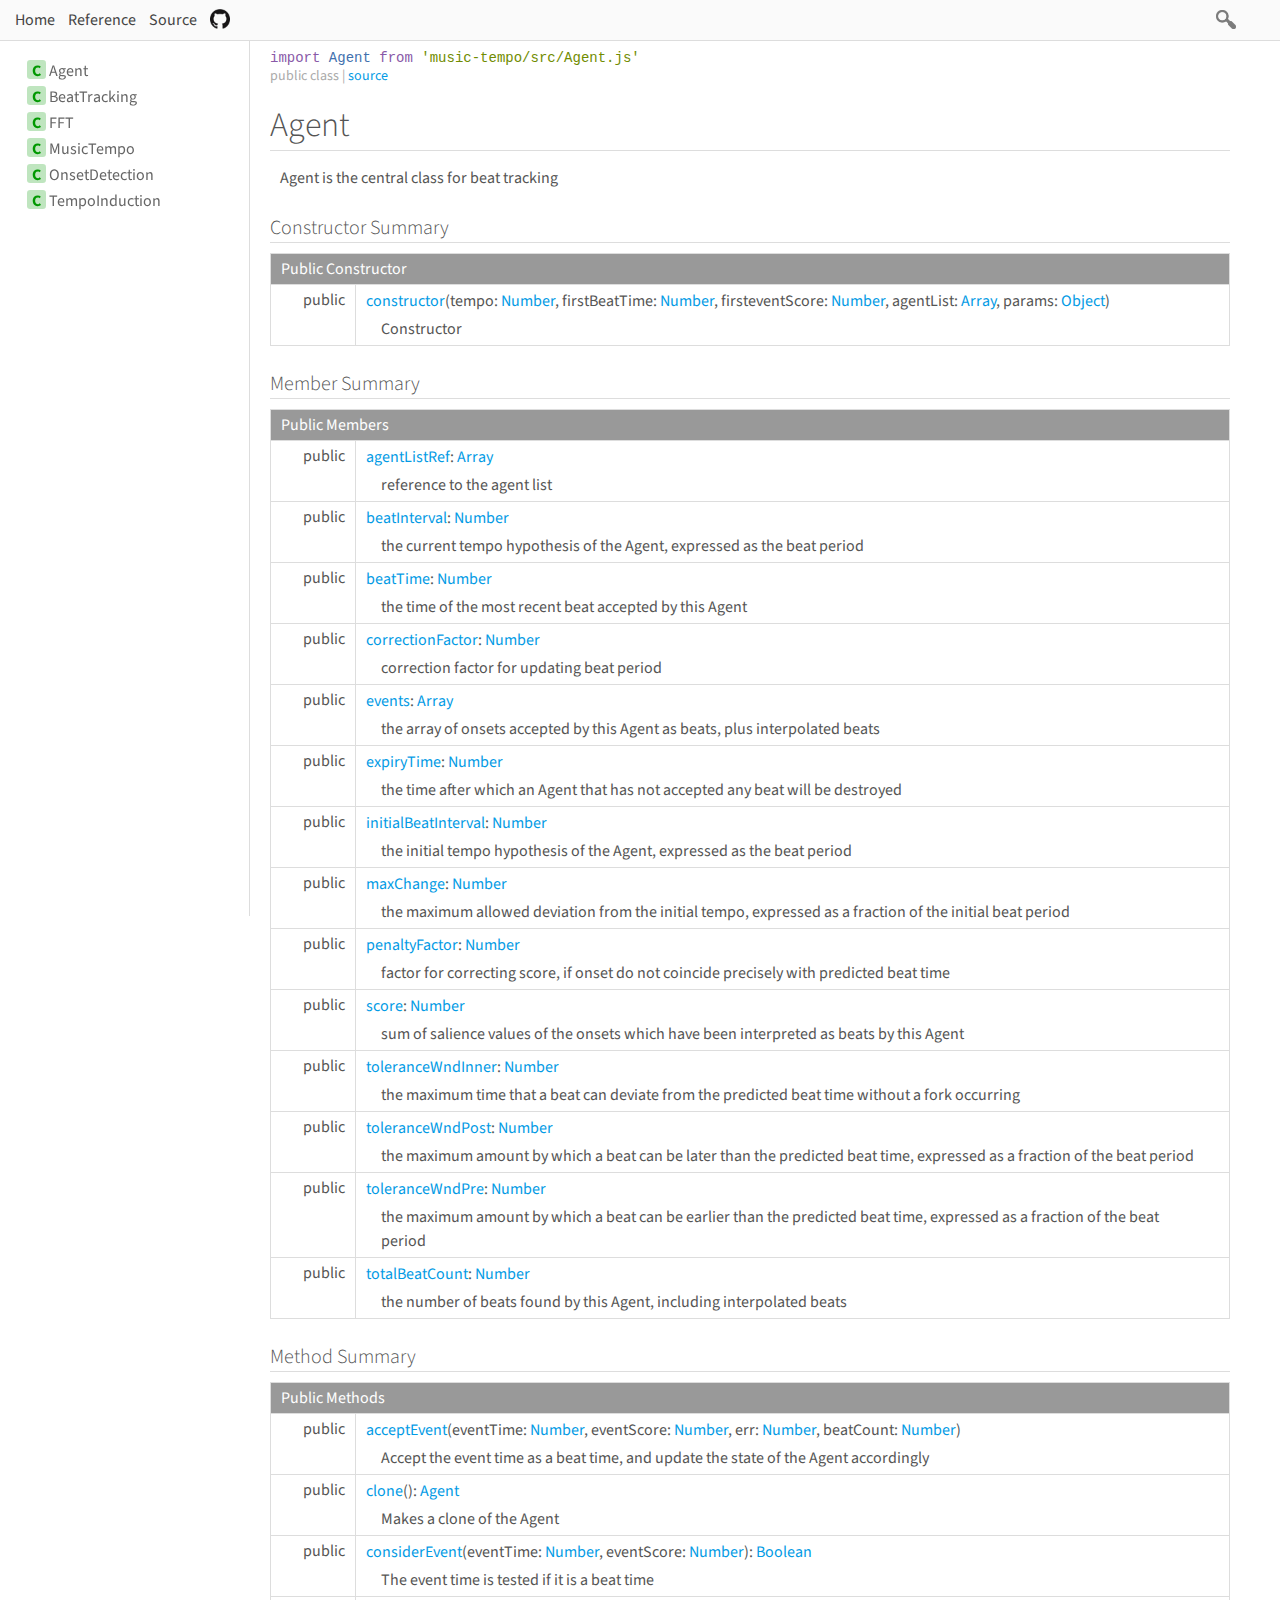
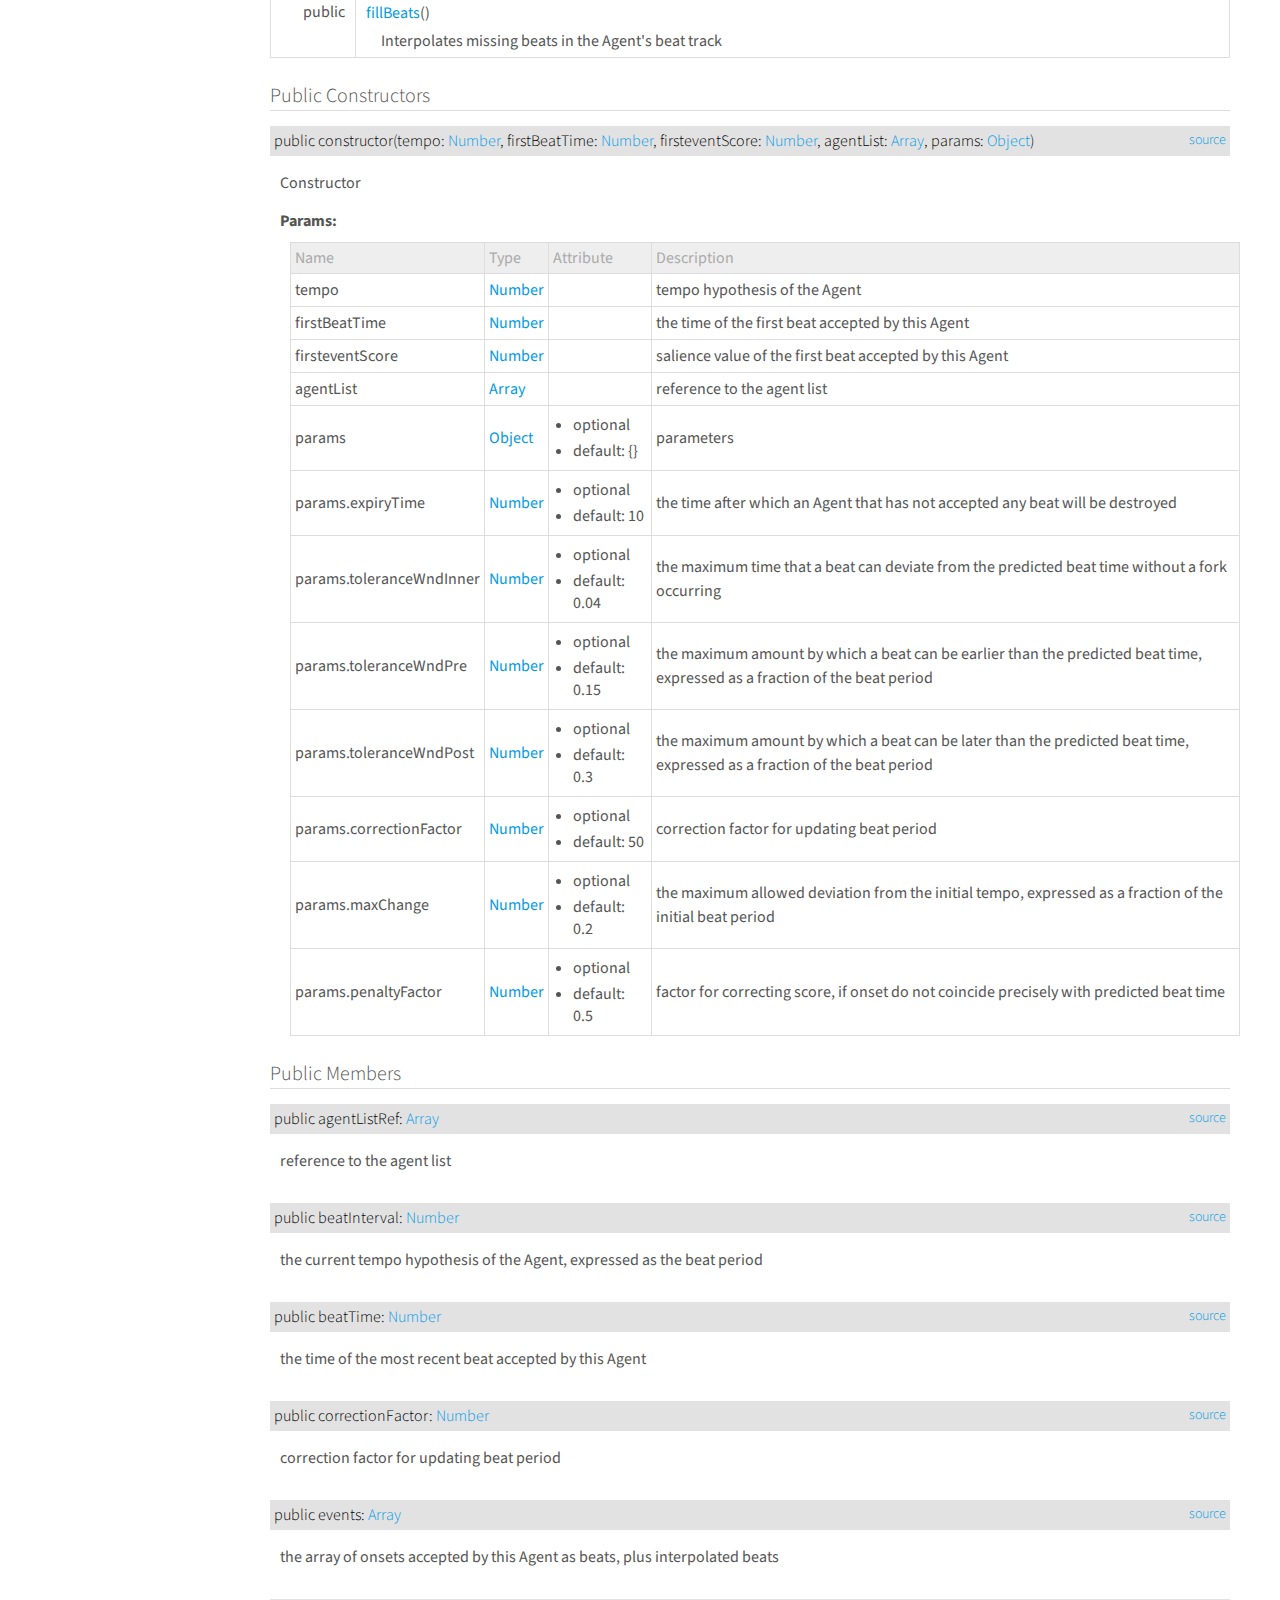
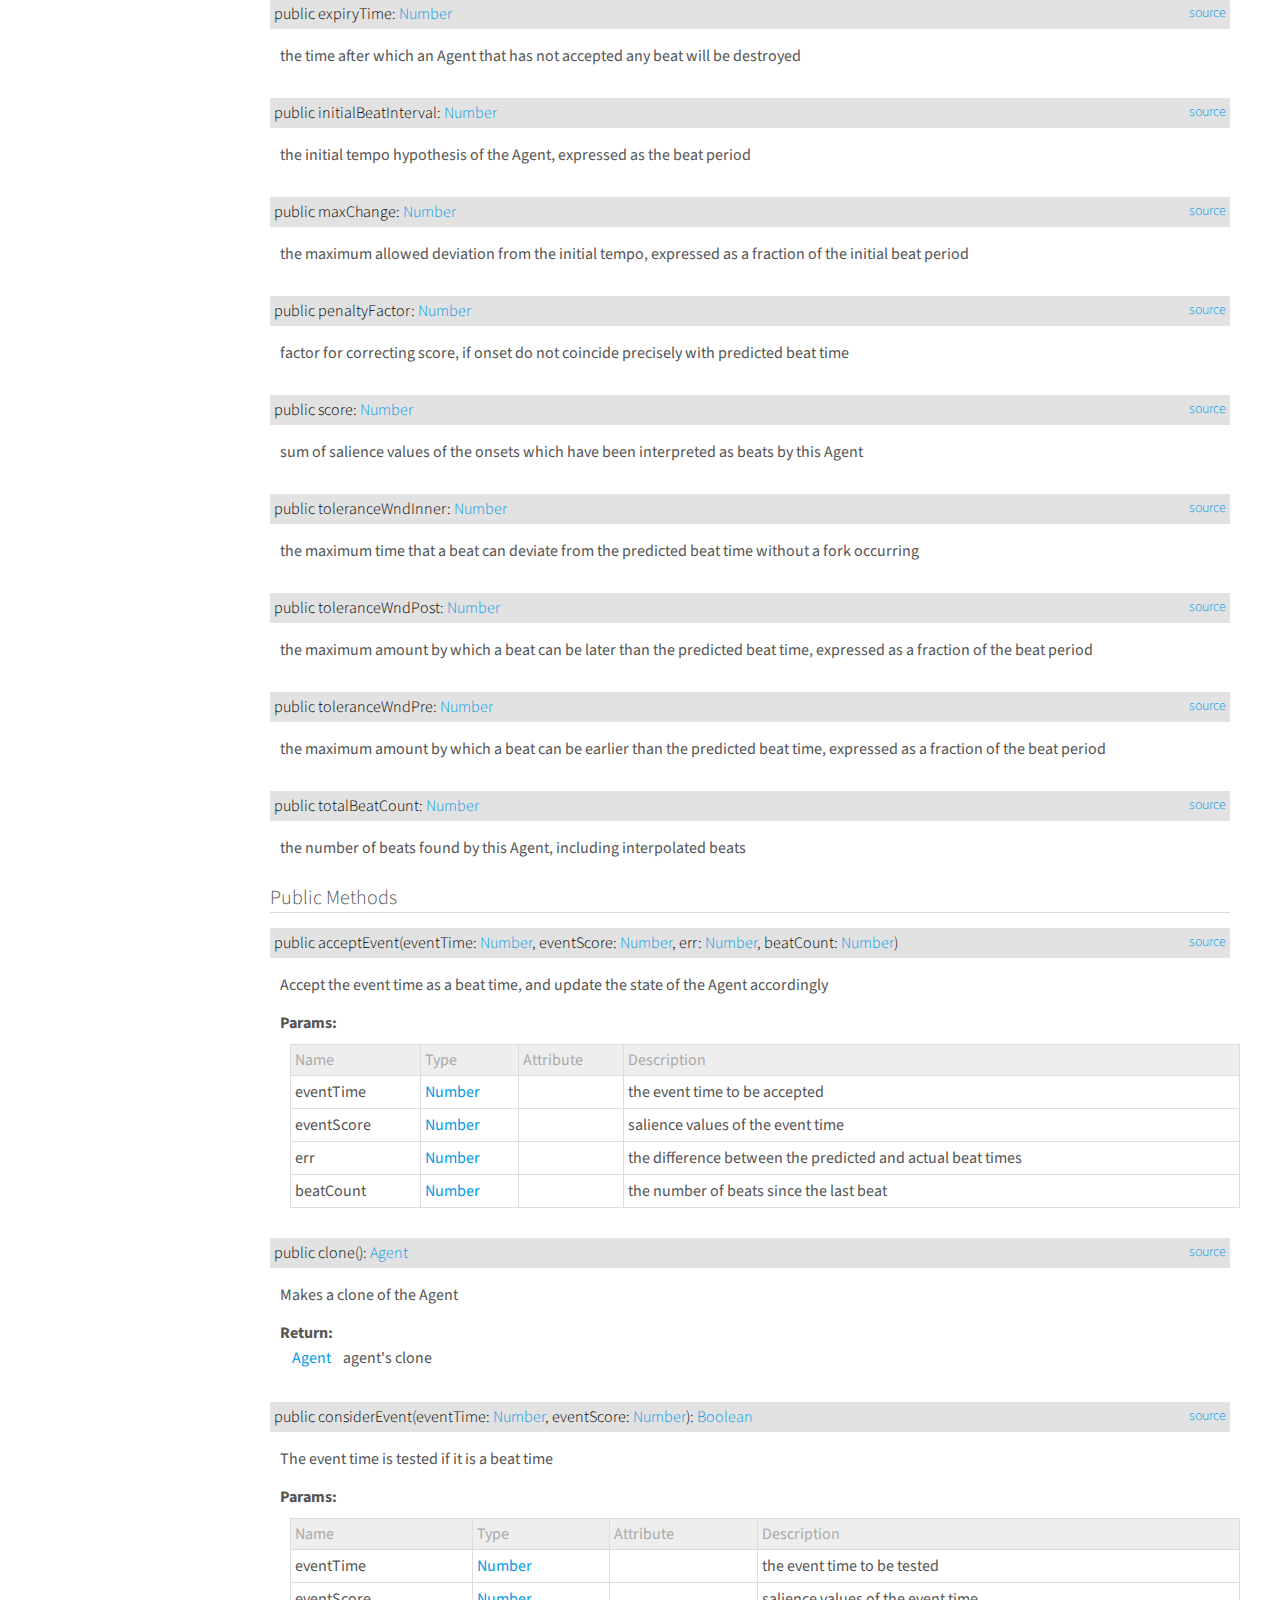
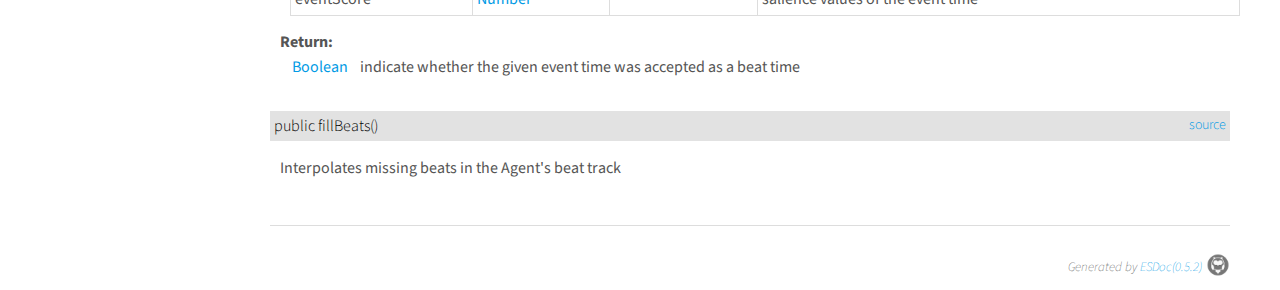
<file: project/music-tempo-master/docs/class/src/Agent.js~Agent.html>
<!DOCTYPE html>
<html>
<head>
  <meta charset="utf-8">
  <base data-ice="baseUrl" href="../../">
  <title data-ice="title">Agent | API Document</title>
  <link type="text/css" rel="stylesheet" href="css/style.css">
  <link type="text/css" rel="stylesheet" href="css/prettify-tomorrow.css">
  <script src="script/prettify/prettify.js"></script>
  
  
  <script src="script/manual.js"></script>
</head>
<body class="layout-container" data-ice="rootContainer">

<header>
  <a href="./">Home</a>
  
  <a href="identifiers.html">Reference</a>
  <a href="source.html">Source</a>
  
  <a data-ice="repoURL" href="https://github.com/killercrush/music-tempo" class="repo-url-github">Repository</a>
  <div class="search-box">
  <span>
    <img src="./image/search.png">
    <span class="search-input-edge"></span><input class="search-input"><span class="search-input-edge"></span>
  </span>
    <ul class="search-result"></ul>
  </div>
</header>

<nav class="navigation" data-ice="nav"><div>
  <ul>
    
  <li data-ice="doc"><span data-ice="kind" class="kind-class">C</span><span data-ice="name"><span><a href="class/src/Agent.js~Agent.html">Agent</a></span></span></li>
<li data-ice="doc"><span data-ice="kind" class="kind-class">C</span><span data-ice="name"><span><a href="class/src/BeatTracking.js~BeatTracking.html">BeatTracking</a></span></span></li>
<li data-ice="doc"><span data-ice="kind" class="kind-class">C</span><span data-ice="name"><span><a href="class/src/FFT.js~FFT.html">FFT</a></span></span></li>
<li data-ice="doc"><span data-ice="kind" class="kind-class">C</span><span data-ice="name"><span><a href="class/src/MusicTempo.js~MusicTempo.html">MusicTempo</a></span></span></li>
<li data-ice="doc"><span data-ice="kind" class="kind-class">C</span><span data-ice="name"><span><a href="class/src/OnsetDetection.js~OnsetDetection.html">OnsetDetection</a></span></span></li>
<li data-ice="doc"><span data-ice="kind" class="kind-class">C</span><span data-ice="name"><span><a href="class/src/TempoInduction.js~TempoInduction.html">TempoInduction</a></span></span></li>
</ul>
</div>
</nav>

<div class="content" data-ice="content"><div class="header-notice">
  <div data-ice="importPath" class="import-path"><pre class="prettyprint"><code data-ice="importPathCode">import Agent from &apos;<span><a href="file/src/Agent.js.html#lineNumber5">music-tempo/src/Agent.js</a></span>&apos;</code></pre></div>
  <span data-ice="access">public</span>
  <span data-ice="kind">class</span>
  
  
  
  <span data-ice="source">| <span><a href="file/src/Agent.js.html#lineNumber5">source</a></span></span>
</div>

<div class="self-detail detail">
  <h1 data-ice="name">Agent</h1>

  

  
  
  
  
  
  
  
  
  

  
  
  <div class="description" data-ice="description"><p>Agent is the central class for beat tracking</p>
</div>
  

  

  

  

  
</div>



<div data-ice="constructorSummary"><h2>Constructor Summary</h2><table class="summary" data-ice="summary">
  <thead><tr><td data-ice="title" colspan="3">Public Constructor</td></tr></thead>
  <tbody>
  
  <tr data-ice="target">
    <td>
      <span class="access" data-ice="access">public</span>
      
      
      
      <span class="override" data-ice="override"></span>
    </td>
    <td>
      <div>
        <p>
          
          
          <span data-ice="name"><span><a href="class/src/Agent.js~Agent.html#instance-constructor-constructor">constructor</a></span></span><span data-ice="signature">(tempo: <span><a href="https://developer.mozilla.org/en-US/docs/Web/JavaScript/Reference/Global_Objects/Number">Number</a></span>, firstBeatTime: <span><a href="https://developer.mozilla.org/en-US/docs/Web/JavaScript/Reference/Global_Objects/Number">Number</a></span>, firsteventScore: <span><a href="https://developer.mozilla.org/en-US/docs/Web/JavaScript/Reference/Global_Objects/Number">Number</a></span>, agentList: <span><a href="https://developer.mozilla.org/en-US/docs/Web/JavaScript/Reference/Global_Objects/Array">Array</a></span>, params: <span><a href="https://developer.mozilla.org/en-US/docs/Web/JavaScript/Reference/Global_Objects/Object">Object</a></span>)</span>
        </p>
      </div>
      <div>
        
        
        <div data-ice="description"><p>Constructor</p>
</div>
      </div>
    </td>
    <td>
      
      
    </td>
  </tr>
</tbody>
</table>
</div>
<div data-ice="memberSummary"><h2>Member Summary</h2><table class="summary" data-ice="summary">
  <thead><tr><td data-ice="title" colspan="3">Public Members</td></tr></thead>
  <tbody>
  
  <tr data-ice="target">
    <td>
      <span class="access" data-ice="access">public</span>
      
      
      
      <span class="override" data-ice="override"></span>
    </td>
    <td>
      <div>
        <p>
          
          
          <span data-ice="name"><span><a href="class/src/Agent.js~Agent.html#instance-member-agentListRef">agentListRef</a></span></span><span data-ice="signature">: <span><a href="https://developer.mozilla.org/en-US/docs/Web/JavaScript/Reference/Global_Objects/Array">Array</a></span></span>
        </p>
      </div>
      <div>
        
        
        <div data-ice="description"><p>reference to the agent list </p>
</div>
      </div>
    </td>
    <td>
      
      
    </td>
  </tr>
<tr data-ice="target">
    <td>
      <span class="access" data-ice="access">public</span>
      
      
      
      <span class="override" data-ice="override"></span>
    </td>
    <td>
      <div>
        <p>
          
          
          <span data-ice="name"><span><a href="class/src/Agent.js~Agent.html#instance-member-beatInterval">beatInterval</a></span></span><span data-ice="signature">: <span><a href="https://developer.mozilla.org/en-US/docs/Web/JavaScript/Reference/Global_Objects/Number">Number</a></span></span>
        </p>
      </div>
      <div>
        
        
        <div data-ice="description"><p>the current tempo hypothesis of the Agent, expressed as the beat period</p>
</div>
      </div>
    </td>
    <td>
      
      
    </td>
  </tr>
<tr data-ice="target">
    <td>
      <span class="access" data-ice="access">public</span>
      
      
      
      <span class="override" data-ice="override"></span>
    </td>
    <td>
      <div>
        <p>
          
          
          <span data-ice="name"><span><a href="class/src/Agent.js~Agent.html#instance-member-beatTime">beatTime</a></span></span><span data-ice="signature">: <span><a href="https://developer.mozilla.org/en-US/docs/Web/JavaScript/Reference/Global_Objects/Number">Number</a></span></span>
        </p>
      </div>
      <div>
        
        
        <div data-ice="description"><p>the time of the most recent beat accepted by this Agent</p>
</div>
      </div>
    </td>
    <td>
      
      
    </td>
  </tr>
<tr data-ice="target">
    <td>
      <span class="access" data-ice="access">public</span>
      
      
      
      <span class="override" data-ice="override"></span>
    </td>
    <td>
      <div>
        <p>
          
          
          <span data-ice="name"><span><a href="class/src/Agent.js~Agent.html#instance-member-correctionFactor">correctionFactor</a></span></span><span data-ice="signature">: <span><a href="https://developer.mozilla.org/en-US/docs/Web/JavaScript/Reference/Global_Objects/Number">Number</a></span></span>
        </p>
      </div>
      <div>
        
        
        <div data-ice="description"><p>correction factor for updating beat period</p>
</div>
      </div>
    </td>
    <td>
      
      
    </td>
  </tr>
<tr data-ice="target">
    <td>
      <span class="access" data-ice="access">public</span>
      
      
      
      <span class="override" data-ice="override"></span>
    </td>
    <td>
      <div>
        <p>
          
          
          <span data-ice="name"><span><a href="class/src/Agent.js~Agent.html#instance-member-events">events</a></span></span><span data-ice="signature">: <span><a href="https://developer.mozilla.org/en-US/docs/Web/JavaScript/Reference/Global_Objects/Array">Array</a></span></span>
        </p>
      </div>
      <div>
        
        
        <div data-ice="description"><p>the array of onsets accepted by this Agent as beats, plus interpolated beats</p>
</div>
      </div>
    </td>
    <td>
      
      
    </td>
  </tr>
<tr data-ice="target">
    <td>
      <span class="access" data-ice="access">public</span>
      
      
      
      <span class="override" data-ice="override"></span>
    </td>
    <td>
      <div>
        <p>
          
          
          <span data-ice="name"><span><a href="class/src/Agent.js~Agent.html#instance-member-expiryTime">expiryTime</a></span></span><span data-ice="signature">: <span><a href="https://developer.mozilla.org/en-US/docs/Web/JavaScript/Reference/Global_Objects/Number">Number</a></span></span>
        </p>
      </div>
      <div>
        
        
        <div data-ice="description"><p>the time after which an Agent that has not accepted any beat will be destroyed</p>
</div>
      </div>
    </td>
    <td>
      
      
    </td>
  </tr>
<tr data-ice="target">
    <td>
      <span class="access" data-ice="access">public</span>
      
      
      
      <span class="override" data-ice="override"></span>
    </td>
    <td>
      <div>
        <p>
          
          
          <span data-ice="name"><span><a href="class/src/Agent.js~Agent.html#instance-member-initialBeatInterval">initialBeatInterval</a></span></span><span data-ice="signature">: <span><a href="https://developer.mozilla.org/en-US/docs/Web/JavaScript/Reference/Global_Objects/Number">Number</a></span></span>
        </p>
      </div>
      <div>
        
        
        <div data-ice="description"><p>the initial tempo hypothesis of the Agent, expressed as the beat period</p>
</div>
      </div>
    </td>
    <td>
      
      
    </td>
  </tr>
<tr data-ice="target">
    <td>
      <span class="access" data-ice="access">public</span>
      
      
      
      <span class="override" data-ice="override"></span>
    </td>
    <td>
      <div>
        <p>
          
          
          <span data-ice="name"><span><a href="class/src/Agent.js~Agent.html#instance-member-maxChange">maxChange</a></span></span><span data-ice="signature">: <span><a href="https://developer.mozilla.org/en-US/docs/Web/JavaScript/Reference/Global_Objects/Number">Number</a></span></span>
        </p>
      </div>
      <div>
        
        
        <div data-ice="description"><p>the maximum allowed deviation from the initial tempo, expressed as a fraction of the initial beat period</p>
</div>
      </div>
    </td>
    <td>
      
      
    </td>
  </tr>
<tr data-ice="target">
    <td>
      <span class="access" data-ice="access">public</span>
      
      
      
      <span class="override" data-ice="override"></span>
    </td>
    <td>
      <div>
        <p>
          
          
          <span data-ice="name"><span><a href="class/src/Agent.js~Agent.html#instance-member-penaltyFactor">penaltyFactor</a></span></span><span data-ice="signature">: <span><a href="https://developer.mozilla.org/en-US/docs/Web/JavaScript/Reference/Global_Objects/Number">Number</a></span></span>
        </p>
      </div>
      <div>
        
        
        <div data-ice="description"><p>factor for correcting score, if onset do not coincide precisely with predicted beat time</p>
</div>
      </div>
    </td>
    <td>
      
      
    </td>
  </tr>
<tr data-ice="target">
    <td>
      <span class="access" data-ice="access">public</span>
      
      
      
      <span class="override" data-ice="override"></span>
    </td>
    <td>
      <div>
        <p>
          
          
          <span data-ice="name"><span><a href="class/src/Agent.js~Agent.html#instance-member-score">score</a></span></span><span data-ice="signature">: <span><a href="https://developer.mozilla.org/en-US/docs/Web/JavaScript/Reference/Global_Objects/Number">Number</a></span></span>
        </p>
      </div>
      <div>
        
        
        <div data-ice="description"><p>sum of salience values of the onsets which have been interpreted as beats by this Agent</p>
</div>
      </div>
    </td>
    <td>
      
      
    </td>
  </tr>
<tr data-ice="target">
    <td>
      <span class="access" data-ice="access">public</span>
      
      
      
      <span class="override" data-ice="override"></span>
    </td>
    <td>
      <div>
        <p>
          
          
          <span data-ice="name"><span><a href="class/src/Agent.js~Agent.html#instance-member-toleranceWndInner">toleranceWndInner</a></span></span><span data-ice="signature">: <span><a href="https://developer.mozilla.org/en-US/docs/Web/JavaScript/Reference/Global_Objects/Number">Number</a></span></span>
        </p>
      </div>
      <div>
        
        
        <div data-ice="description"><p>the maximum time that a beat can deviate from the predicted beat time without a fork occurring</p>
</div>
      </div>
    </td>
    <td>
      
      
    </td>
  </tr>
<tr data-ice="target">
    <td>
      <span class="access" data-ice="access">public</span>
      
      
      
      <span class="override" data-ice="override"></span>
    </td>
    <td>
      <div>
        <p>
          
          
          <span data-ice="name"><span><a href="class/src/Agent.js~Agent.html#instance-member-toleranceWndPost">toleranceWndPost</a></span></span><span data-ice="signature">: <span><a href="https://developer.mozilla.org/en-US/docs/Web/JavaScript/Reference/Global_Objects/Number">Number</a></span></span>
        </p>
      </div>
      <div>
        
        
        <div data-ice="description"><p>the maximum amount by which a beat can be later than the predicted beat time, expressed as a fraction of the beat period</p>
</div>
      </div>
    </td>
    <td>
      
      
    </td>
  </tr>
<tr data-ice="target">
    <td>
      <span class="access" data-ice="access">public</span>
      
      
      
      <span class="override" data-ice="override"></span>
    </td>
    <td>
      <div>
        <p>
          
          
          <span data-ice="name"><span><a href="class/src/Agent.js~Agent.html#instance-member-toleranceWndPre">toleranceWndPre</a></span></span><span data-ice="signature">: <span><a href="https://developer.mozilla.org/en-US/docs/Web/JavaScript/Reference/Global_Objects/Number">Number</a></span></span>
        </p>
      </div>
      <div>
        
        
        <div data-ice="description"><p>the maximum amount by which a beat can be earlier than the predicted beat time, expressed as a fraction of the beat period</p>
</div>
      </div>
    </td>
    <td>
      
      
    </td>
  </tr>
<tr data-ice="target">
    <td>
      <span class="access" data-ice="access">public</span>
      
      
      
      <span class="override" data-ice="override"></span>
    </td>
    <td>
      <div>
        <p>
          
          
          <span data-ice="name"><span><a href="class/src/Agent.js~Agent.html#instance-member-totalBeatCount">totalBeatCount</a></span></span><span data-ice="signature">: <span><a href="https://developer.mozilla.org/en-US/docs/Web/JavaScript/Reference/Global_Objects/Number">Number</a></span></span>
        </p>
      </div>
      <div>
        
        
        <div data-ice="description"><p>the number of beats found by this Agent, including interpolated beats</p>
</div>
      </div>
    </td>
    <td>
      
      
    </td>
  </tr>
</tbody>
</table>
</div>
<div data-ice="methodSummary"><h2>Method Summary</h2><table class="summary" data-ice="summary">
  <thead><tr><td data-ice="title" colspan="3">Public Methods</td></tr></thead>
  <tbody>
  
  <tr data-ice="target">
    <td>
      <span class="access" data-ice="access">public</span>
      
      
      
      <span class="override" data-ice="override"></span>
    </td>
    <td>
      <div>
        <p>
          
          
          <span data-ice="name"><span><a href="class/src/Agent.js~Agent.html#instance-method-acceptEvent">acceptEvent</a></span></span><span data-ice="signature">(eventTime: <span><a href="https://developer.mozilla.org/en-US/docs/Web/JavaScript/Reference/Global_Objects/Number">Number</a></span>, eventScore: <span><a href="https://developer.mozilla.org/en-US/docs/Web/JavaScript/Reference/Global_Objects/Number">Number</a></span>, err: <span><a href="https://developer.mozilla.org/en-US/docs/Web/JavaScript/Reference/Global_Objects/Number">Number</a></span>, beatCount: <span><a href="https://developer.mozilla.org/en-US/docs/Web/JavaScript/Reference/Global_Objects/Number">Number</a></span>)</span>
        </p>
      </div>
      <div>
        
        
        <div data-ice="description"><p>Accept the event time as a beat time, and update the state of the Agent accordingly</p>
</div>
      </div>
    </td>
    <td>
      
      
    </td>
  </tr>
<tr data-ice="target">
    <td>
      <span class="access" data-ice="access">public</span>
      
      
      
      <span class="override" data-ice="override"></span>
    </td>
    <td>
      <div>
        <p>
          
          
          <span data-ice="name"><span><a href="class/src/Agent.js~Agent.html#instance-method-clone">clone</a></span></span><span data-ice="signature">(): <span><a href="class/src/Agent.js~Agent.html">Agent</a></span></span>
        </p>
      </div>
      <div>
        
        
        <div data-ice="description"><p>Makes a clone of the Agent</p>
</div>
      </div>
    </td>
    <td>
      
      
    </td>
  </tr>
<tr data-ice="target">
    <td>
      <span class="access" data-ice="access">public</span>
      
      
      
      <span class="override" data-ice="override"></span>
    </td>
    <td>
      <div>
        <p>
          
          
          <span data-ice="name"><span><a href="class/src/Agent.js~Agent.html#instance-method-considerEvent">considerEvent</a></span></span><span data-ice="signature">(eventTime: <span><a href="https://developer.mozilla.org/en-US/docs/Web/JavaScript/Reference/Global_Objects/Number">Number</a></span>, eventScore: <span><a href="https://developer.mozilla.org/en-US/docs/Web/JavaScript/Reference/Global_Objects/Number">Number</a></span>): <span><a href="https://developer.mozilla.org/en-US/docs/Web/JavaScript/Reference/Global_Objects/Boolean">Boolean</a></span></span>
        </p>
      </div>
      <div>
        
        
        <div data-ice="description"><p>The event time is tested if it is a beat time</p>
</div>
      </div>
    </td>
    <td>
      
      
    </td>
  </tr>
<tr data-ice="target">
    <td>
      <span class="access" data-ice="access">public</span>
      
      
      
      <span class="override" data-ice="override"></span>
    </td>
    <td>
      <div>
        <p>
          
          
          <span data-ice="name"><span><a href="class/src/Agent.js~Agent.html#instance-method-fillBeats">fillBeats</a></span></span><span data-ice="signature">()</span>
        </p>
      </div>
      <div>
        
        
        <div data-ice="description"><p>Interpolates missing beats in the Agent&apos;s beat track</p>
</div>
      </div>
    </td>
    <td>
      
      
    </td>
  </tr>
</tbody>
</table>
</div>





<div data-ice="constructorDetails"><h2 data-ice="title">Public Constructors</h2>

<div class="detail" data-ice="detail">
  <h3 data-ice="anchor" id="instance-constructor-constructor">
    <span class="access" data-ice="access">public</span>
    
    
    
    
    
    <span data-ice="name">constructor</span><span data-ice="signature">(tempo: <span><a href="https://developer.mozilla.org/en-US/docs/Web/JavaScript/Reference/Global_Objects/Number">Number</a></span>, firstBeatTime: <span><a href="https://developer.mozilla.org/en-US/docs/Web/JavaScript/Reference/Global_Objects/Number">Number</a></span>, firsteventScore: <span><a href="https://developer.mozilla.org/en-US/docs/Web/JavaScript/Reference/Global_Objects/Number">Number</a></span>, agentList: <span><a href="https://developer.mozilla.org/en-US/docs/Web/JavaScript/Reference/Global_Objects/Array">Array</a></span>, params: <span><a href="https://developer.mozilla.org/en-US/docs/Web/JavaScript/Reference/Global_Objects/Object">Object</a></span>)</span>
    <span class="right-info">
      
      
      <span data-ice="source"><span><a href="file/src/Agent.js.html#lineNumber21">source</a></span></span>
    </span>
  </h3>

  
  
  
  <div data-ice="description"><p>Constructor</p>
</div>

  

  <div data-ice="properties"><div data-ice="properties">
  <h4 data-ice="title">Params:</h4>
  <table class="params">
    <thead>
    <tr><td>Name</td><td>Type</td><td>Attribute</td><td>Description</td></tr>
    </thead>
    <tbody>
    
    <tr data-ice="property" data-depth="0">
      <td data-ice="name" data-depth="0">tempo</td>
      <td data-ice="type"><span><a href="https://developer.mozilla.org/en-US/docs/Web/JavaScript/Reference/Global_Objects/Number">Number</a></span></td>
      <td data-ice="appendix"></td>
      <td data-ice="description"><p>tempo hypothesis of the Agent</p>
</td>
    </tr>
<tr data-ice="property" data-depth="0">
      <td data-ice="name" data-depth="0">firstBeatTime</td>
      <td data-ice="type"><span><a href="https://developer.mozilla.org/en-US/docs/Web/JavaScript/Reference/Global_Objects/Number">Number</a></span></td>
      <td data-ice="appendix"></td>
      <td data-ice="description"><p>the time of the first beat accepted by this Agent</p>
</td>
    </tr>
<tr data-ice="property" data-depth="0">
      <td data-ice="name" data-depth="0">firsteventScore</td>
      <td data-ice="type"><span><a href="https://developer.mozilla.org/en-US/docs/Web/JavaScript/Reference/Global_Objects/Number">Number</a></span></td>
      <td data-ice="appendix"></td>
      <td data-ice="description"><p>salience value of the first beat accepted by this Agent</p>
</td>
    </tr>
<tr data-ice="property" data-depth="0">
      <td data-ice="name" data-depth="0">agentList</td>
      <td data-ice="type"><span><a href="https://developer.mozilla.org/en-US/docs/Web/JavaScript/Reference/Global_Objects/Array">Array</a></span></td>
      <td data-ice="appendix"></td>
      <td data-ice="description"><p>reference to the agent list</p>
</td>
    </tr>
<tr data-ice="property" data-depth="0">
      <td data-ice="name" data-depth="0">params</td>
      <td data-ice="type"><span><a href="https://developer.mozilla.org/en-US/docs/Web/JavaScript/Reference/Global_Objects/Object">Object</a></span></td>
      <td data-ice="appendix"><ul><li>optional</li>
<li>default: {}</li></ul></td>
      <td data-ice="description"><p>parameters</p>
</td>
    </tr>
<tr data-ice="property" data-depth="1">
      <td data-ice="name" data-depth="1">params.expiryTime</td>
      <td data-ice="type"><span><a href="https://developer.mozilla.org/en-US/docs/Web/JavaScript/Reference/Global_Objects/Number">Number</a></span></td>
      <td data-ice="appendix"><ul><li>optional</li>
<li>default: 10</li></ul></td>
      <td data-ice="description"><p>the time after which an Agent that has not accepted any beat will be destroyed</p>
</td>
    </tr>
<tr data-ice="property" data-depth="1">
      <td data-ice="name" data-depth="1">params.toleranceWndInner</td>
      <td data-ice="type"><span><a href="https://developer.mozilla.org/en-US/docs/Web/JavaScript/Reference/Global_Objects/Number">Number</a></span></td>
      <td data-ice="appendix"><ul><li>optional</li>
<li>default: 0.04</li></ul></td>
      <td data-ice="description"><p>the maximum time that a beat can deviate from the predicted beat time without a fork occurring</p>
</td>
    </tr>
<tr data-ice="property" data-depth="1">
      <td data-ice="name" data-depth="1">params.toleranceWndPre</td>
      <td data-ice="type"><span><a href="https://developer.mozilla.org/en-US/docs/Web/JavaScript/Reference/Global_Objects/Number">Number</a></span></td>
      <td data-ice="appendix"><ul><li>optional</li>
<li>default: 0.15</li></ul></td>
      <td data-ice="description"><p>the maximum amount by which a beat can be earlier than the predicted beat time, expressed as a fraction of the beat period</p>
</td>
    </tr>
<tr data-ice="property" data-depth="1">
      <td data-ice="name" data-depth="1">params.toleranceWndPost</td>
      <td data-ice="type"><span><a href="https://developer.mozilla.org/en-US/docs/Web/JavaScript/Reference/Global_Objects/Number">Number</a></span></td>
      <td data-ice="appendix"><ul><li>optional</li>
<li>default: 0.3</li></ul></td>
      <td data-ice="description"><p>the maximum amount by which a beat can be later than the predicted beat time, expressed as a fraction of the beat period</p>
</td>
    </tr>
<tr data-ice="property" data-depth="1">
      <td data-ice="name" data-depth="1">params.correctionFactor</td>
      <td data-ice="type"><span><a href="https://developer.mozilla.org/en-US/docs/Web/JavaScript/Reference/Global_Objects/Number">Number</a></span></td>
      <td data-ice="appendix"><ul><li>optional</li>
<li>default: 50</li></ul></td>
      <td data-ice="description"><p>correction factor for updating beat period</p>
</td>
    </tr>
<tr data-ice="property" data-depth="1">
      <td data-ice="name" data-depth="1">params.maxChange</td>
      <td data-ice="type"><span><a href="https://developer.mozilla.org/en-US/docs/Web/JavaScript/Reference/Global_Objects/Number">Number</a></span></td>
      <td data-ice="appendix"><ul><li>optional</li>
<li>default: 0.2</li></ul></td>
      <td data-ice="description"><p>the maximum allowed deviation from the initial tempo, expressed as a fraction of the initial beat period</p>
</td>
    </tr>
<tr data-ice="property" data-depth="1">
      <td data-ice="name" data-depth="1">params.penaltyFactor</td>
      <td data-ice="type"><span><a href="https://developer.mozilla.org/en-US/docs/Web/JavaScript/Reference/Global_Objects/Number">Number</a></span></td>
      <td data-ice="appendix"><ul><li>optional</li>
<li>default: 0.5</li></ul></td>
      <td data-ice="description"><p>factor for correcting score, if onset do not coincide precisely with predicted beat time</p>
</td>
    </tr>
</tbody>
  </table>
</div>
</div>

  

  

  

  

  

  

  

  
  
</div>
</div>
<div data-ice="memberDetails"><h2 data-ice="title">Public Members</h2>

<div class="detail" data-ice="detail">
  <h3 data-ice="anchor" id="instance-member-agentListRef">
    <span class="access" data-ice="access">public</span>
    
    
    
    
    
    <span data-ice="name">agentListRef</span><span data-ice="signature">: <span><a href="https://developer.mozilla.org/en-US/docs/Web/JavaScript/Reference/Global_Objects/Array">Array</a></span></span>
    <span class="right-info">
      
      
      <span data-ice="source"><span><a href="file/src/Agent.js.html#lineNumber96">source</a></span></span>
    </span>
  </h3>

  
  
  
  <div data-ice="description"><p>reference to the agent list </p>
</div>

  

  <div data-ice="properties">
</div>

  

  

  

  

  

  

  

  
  
</div>
<div class="detail" data-ice="detail">
  <h3 data-ice="anchor" id="instance-member-beatInterval">
    <span class="access" data-ice="access">public</span>
    
    
    
    
    
    <span data-ice="name">beatInterval</span><span data-ice="signature">: <span><a href="https://developer.mozilla.org/en-US/docs/Web/JavaScript/Reference/Global_Objects/Number">Number</a></span></span>
    <span class="right-info">
      
      
      <span data-ice="source"><span><a href="file/src/Agent.js.html#lineNumber66">source</a></span></span>
    </span>
  </h3>

  
  
  
  <div data-ice="description"><p>the current tempo hypothesis of the Agent, expressed as the beat period</p>
</div>

  

  <div data-ice="properties">
</div>

  

  

  

  

  

  

  

  
  
</div>
<div class="detail" data-ice="detail">
  <h3 data-ice="anchor" id="instance-member-beatTime">
    <span class="access" data-ice="access">public</span>
    
    
    
    
    
    <span data-ice="name">beatTime</span><span data-ice="signature">: <span><a href="https://developer.mozilla.org/en-US/docs/Web/JavaScript/Reference/Global_Objects/Number">Number</a></span></span>
    <span class="right-info">
      
      
      <span data-ice="source"><span><a href="file/src/Agent.js.html#lineNumber76">source</a></span></span>
    </span>
  </h3>

  
  
  
  <div data-ice="description"><p>the time of the most recent beat accepted by this Agent</p>
</div>

  

  <div data-ice="properties">
</div>

  

  

  

  

  

  

  

  
  
</div>
<div class="detail" data-ice="detail">
  <h3 data-ice="anchor" id="instance-member-correctionFactor">
    <span class="access" data-ice="access">public</span>
    
    
    
    
    
    <span data-ice="name">correctionFactor</span><span data-ice="signature">: <span><a href="https://developer.mozilla.org/en-US/docs/Web/JavaScript/Reference/Global_Objects/Number">Number</a></span></span>
    <span class="right-info">
      
      
      <span data-ice="source"><span><a href="file/src/Agent.js.html#lineNumber50">source</a></span></span>
    </span>
  </h3>

  
  
  
  <div data-ice="description"><p>correction factor for updating beat period</p>
</div>

  

  <div data-ice="properties">
</div>

  

  

  

  

  

  

  

  
  
</div>
<div class="detail" data-ice="detail">
  <h3 data-ice="anchor" id="instance-member-events">
    <span class="access" data-ice="access">public</span>
    
    
    
    
    
    <span data-ice="name">events</span><span data-ice="signature">: <span><a href="https://developer.mozilla.org/en-US/docs/Web/JavaScript/Reference/Global_Objects/Array">Array</a></span></span>
    <span class="right-info">
      
      
      <span data-ice="source"><span><a href="file/src/Agent.js.html#lineNumber86">source</a></span></span>
    </span>
  </h3>

  
  
  
  <div data-ice="description"><p>the array of onsets accepted by this Agent as beats, plus interpolated beats</p>
</div>

  

  <div data-ice="properties">
</div>

  

  

  

  

  

  

  

  
  
</div>
<div class="detail" data-ice="detail">
  <h3 data-ice="anchor" id="instance-member-expiryTime">
    <span class="access" data-ice="access">public</span>
    
    
    
    
    
    <span data-ice="name">expiryTime</span><span data-ice="signature">: <span><a href="https://developer.mozilla.org/en-US/docs/Web/JavaScript/Reference/Global_Objects/Number">Number</a></span></span>
    <span class="right-info">
      
      
      <span data-ice="source"><span><a href="file/src/Agent.js.html#lineNumber26">source</a></span></span>
    </span>
  </h3>

  
  
  
  <div data-ice="description"><p>the time after which an Agent that has not accepted any beat will be destroyed</p>
</div>

  

  <div data-ice="properties">
</div>

  

  

  

  

  

  

  

  
  
</div>
<div class="detail" data-ice="detail">
  <h3 data-ice="anchor" id="instance-member-initialBeatInterval">
    <span class="access" data-ice="access">public</span>
    
    
    
    
    
    <span data-ice="name">initialBeatInterval</span><span data-ice="signature">: <span><a href="https://developer.mozilla.org/en-US/docs/Web/JavaScript/Reference/Global_Objects/Number">Number</a></span></span>
    <span class="right-info">
      
      
      <span data-ice="source"><span><a href="file/src/Agent.js.html#lineNumber71">source</a></span></span>
    </span>
  </h3>

  
  
  
  <div data-ice="description"><p>the initial tempo hypothesis of the Agent, expressed as the beat period</p>
</div>

  

  <div data-ice="properties">
</div>

  

  

  

  

  

  

  

  
  
</div>
<div class="detail" data-ice="detail">
  <h3 data-ice="anchor" id="instance-member-maxChange">
    <span class="access" data-ice="access">public</span>
    
    
    
    
    
    <span data-ice="name">maxChange</span><span data-ice="signature">: <span><a href="https://developer.mozilla.org/en-US/docs/Web/JavaScript/Reference/Global_Objects/Number">Number</a></span></span>
    <span class="right-info">
      
      
      <span data-ice="source"><span><a href="file/src/Agent.js.html#lineNumber55">source</a></span></span>
    </span>
  </h3>

  
  
  
  <div data-ice="description"><p>the maximum allowed deviation from the initial tempo, expressed as a fraction of the initial beat period</p>
</div>

  

  <div data-ice="properties">
</div>

  

  

  

  

  

  

  

  
  
</div>
<div class="detail" data-ice="detail">
  <h3 data-ice="anchor" id="instance-member-penaltyFactor">
    <span class="access" data-ice="access">public</span>
    
    
    
    
    
    <span data-ice="name">penaltyFactor</span><span data-ice="signature">: <span><a href="https://developer.mozilla.org/en-US/docs/Web/JavaScript/Reference/Global_Objects/Number">Number</a></span></span>
    <span class="right-info">
      
      
      <span data-ice="source"><span><a href="file/src/Agent.js.html#lineNumber60">source</a></span></span>
    </span>
  </h3>

  
  
  
  <div data-ice="description"><p>factor for correcting score, if onset do not coincide precisely with predicted beat time</p>
</div>

  

  <div data-ice="properties">
</div>

  

  

  

  

  

  

  

  
  
</div>
<div class="detail" data-ice="detail">
  <h3 data-ice="anchor" id="instance-member-score">
    <span class="access" data-ice="access">public</span>
    
    
    
    
    
    <span data-ice="name">score</span><span data-ice="signature">: <span><a href="https://developer.mozilla.org/en-US/docs/Web/JavaScript/Reference/Global_Objects/Number">Number</a></span></span>
    <span class="right-info">
      
      
      <span data-ice="source"><span><a href="file/src/Agent.js.html#lineNumber91">source</a></span></span>
    </span>
  </h3>

  
  
  
  <div data-ice="description"><p>sum of salience values of the onsets which have been interpreted as beats by this Agent</p>
</div>

  

  <div data-ice="properties">
</div>

  

  

  

  

  

  

  

  
  
</div>
<div class="detail" data-ice="detail">
  <h3 data-ice="anchor" id="instance-member-toleranceWndInner">
    <span class="access" data-ice="access">public</span>
    
    
    
    
    
    <span data-ice="name">toleranceWndInner</span><span data-ice="signature">: <span><a href="https://developer.mozilla.org/en-US/docs/Web/JavaScript/Reference/Global_Objects/Number">Number</a></span></span>
    <span class="right-info">
      
      
      <span data-ice="source"><span><a href="file/src/Agent.js.html#lineNumber31">source</a></span></span>
    </span>
  </h3>

  
  
  
  <div data-ice="description"><p>the maximum time that a beat can deviate from the predicted beat time without a fork occurring</p>
</div>

  

  <div data-ice="properties">
</div>

  

  

  

  

  

  

  

  
  
</div>
<div class="detail" data-ice="detail">
  <h3 data-ice="anchor" id="instance-member-toleranceWndPost">
    <span class="access" data-ice="access">public</span>
    
    
    
    
    
    <span data-ice="name">toleranceWndPost</span><span data-ice="signature">: <span><a href="https://developer.mozilla.org/en-US/docs/Web/JavaScript/Reference/Global_Objects/Number">Number</a></span></span>
    <span class="right-info">
      
      
      <span data-ice="source"><span><a href="file/src/Agent.js.html#lineNumber41">source</a></span></span>
    </span>
  </h3>

  
  
  
  <div data-ice="description"><p>the maximum amount by which a beat can be later than the predicted beat time, expressed as a fraction of the beat period</p>
</div>

  

  <div data-ice="properties">
</div>

  

  

  

  

  

  

  

  
  
</div>
<div class="detail" data-ice="detail">
  <h3 data-ice="anchor" id="instance-member-toleranceWndPre">
    <span class="access" data-ice="access">public</span>
    
    
    
    
    
    <span data-ice="name">toleranceWndPre</span><span data-ice="signature">: <span><a href="https://developer.mozilla.org/en-US/docs/Web/JavaScript/Reference/Global_Objects/Number">Number</a></span></span>
    <span class="right-info">
      
      
      <span data-ice="source"><span><a href="file/src/Agent.js.html#lineNumber36">source</a></span></span>
    </span>
  </h3>

  
  
  
  <div data-ice="description"><p>the maximum amount by which a beat can be earlier than the predicted beat time, expressed as a fraction of the beat period</p>
</div>

  

  <div data-ice="properties">
</div>

  

  

  

  

  

  

  

  
  
</div>
<div class="detail" data-ice="detail">
  <h3 data-ice="anchor" id="instance-member-totalBeatCount">
    <span class="access" data-ice="access">public</span>
    
    
    
    
    
    <span data-ice="name">totalBeatCount</span><span data-ice="signature">: <span><a href="https://developer.mozilla.org/en-US/docs/Web/JavaScript/Reference/Global_Objects/Number">Number</a></span></span>
    <span class="right-info">
      
      
      <span data-ice="source"><span><a href="file/src/Agent.js.html#lineNumber81">source</a></span></span>
    </span>
  </h3>

  
  
  
  <div data-ice="description"><p>the number of beats found by this Agent, including interpolated beats</p>
</div>

  

  <div data-ice="properties">
</div>

  

  

  

  

  

  

  

  
  
</div>
</div>
<div data-ice="methodDetails"><h2 data-ice="title">Public Methods</h2>

<div class="detail" data-ice="detail">
  <h3 data-ice="anchor" id="instance-method-acceptEvent">
    <span class="access" data-ice="access">public</span>
    
    
    
    
    
    <span data-ice="name">acceptEvent</span><span data-ice="signature">(eventTime: <span><a href="https://developer.mozilla.org/en-US/docs/Web/JavaScript/Reference/Global_Objects/Number">Number</a></span>, eventScore: <span><a href="https://developer.mozilla.org/en-US/docs/Web/JavaScript/Reference/Global_Objects/Number">Number</a></span>, err: <span><a href="https://developer.mozilla.org/en-US/docs/Web/JavaScript/Reference/Global_Objects/Number">Number</a></span>, beatCount: <span><a href="https://developer.mozilla.org/en-US/docs/Web/JavaScript/Reference/Global_Objects/Number">Number</a></span>)</span>
    <span class="right-info">
      
      
      <span data-ice="source"><span><a href="file/src/Agent.js.html#lineNumber129">source</a></span></span>
    </span>
  </h3>

  
  
  
  <div data-ice="description"><p>Accept the event time as a beat time, and update the state of the Agent accordingly</p>
</div>

  

  <div data-ice="properties"><div data-ice="properties">
  <h4 data-ice="title">Params:</h4>
  <table class="params">
    <thead>
    <tr><td>Name</td><td>Type</td><td>Attribute</td><td>Description</td></tr>
    </thead>
    <tbody>
    
    <tr data-ice="property" data-depth="0">
      <td data-ice="name" data-depth="0">eventTime</td>
      <td data-ice="type"><span><a href="https://developer.mozilla.org/en-US/docs/Web/JavaScript/Reference/Global_Objects/Number">Number</a></span></td>
      <td data-ice="appendix"></td>
      <td data-ice="description"><p>the event time to be accepted</p>
</td>
    </tr>
<tr data-ice="property" data-depth="0">
      <td data-ice="name" data-depth="0">eventScore</td>
      <td data-ice="type"><span><a href="https://developer.mozilla.org/en-US/docs/Web/JavaScript/Reference/Global_Objects/Number">Number</a></span></td>
      <td data-ice="appendix"></td>
      <td data-ice="description"><p>salience values of the event time</p>
</td>
    </tr>
<tr data-ice="property" data-depth="0">
      <td data-ice="name" data-depth="0">err</td>
      <td data-ice="type"><span><a href="https://developer.mozilla.org/en-US/docs/Web/JavaScript/Reference/Global_Objects/Number">Number</a></span></td>
      <td data-ice="appendix"></td>
      <td data-ice="description"><p>the difference between the predicted and actual beat times</p>
</td>
    </tr>
<tr data-ice="property" data-depth="0">
      <td data-ice="name" data-depth="0">beatCount</td>
      <td data-ice="type"><span><a href="https://developer.mozilla.org/en-US/docs/Web/JavaScript/Reference/Global_Objects/Number">Number</a></span></td>
      <td data-ice="appendix"></td>
      <td data-ice="description"><p>the number of beats since the last beat</p>
</td>
    </tr>
</tbody>
  </table>
</div>
</div>

  

  

  

  

  

  

  

  
  
</div>
<div class="detail" data-ice="detail">
  <h3 data-ice="anchor" id="instance-method-clone">
    <span class="access" data-ice="access">public</span>
    
    
    
    
    
    <span data-ice="name">clone</span><span data-ice="signature">(): <span><a href="class/src/Agent.js~Agent.html">Agent</a></span></span>
    <span class="right-info">
      
      
      <span data-ice="source"><span><a href="file/src/Agent.js.html#lineNumber169">source</a></span></span>
    </span>
  </h3>

  
  
  
  <div data-ice="description"><p>Makes a clone of the Agent</p>
</div>

  

  <div data-ice="properties">
</div>

  <div class="return-params" data-ice="returnParams">
    <h4>Return:</h4>
    <table>
      <tbody>
        <tr>
          <td class="return-type" data-ice="returnType"><span><a href="class/src/Agent.js~Agent.html">Agent</a></span></td>
          <td class="return-desc" data-ice="returnDescription"><p>agent&apos;s clone</p>
</td>
        </tr>
      </tbody>
    </table>
    <div data-ice="returnProperties">
</div>
  </div>

  

  

  

  

  

  

  
  
</div>
<div class="detail" data-ice="detail">
  <h3 data-ice="anchor" id="instance-method-considerEvent">
    <span class="access" data-ice="access">public</span>
    
    
    
    
    
    <span data-ice="name">considerEvent</span><span data-ice="signature">(eventTime: <span><a href="https://developer.mozilla.org/en-US/docs/Web/JavaScript/Reference/Global_Objects/Number">Number</a></span>, eventScore: <span><a href="https://developer.mozilla.org/en-US/docs/Web/JavaScript/Reference/Global_Objects/Number">Number</a></span>): <span><a href="https://developer.mozilla.org/en-US/docs/Web/JavaScript/Reference/Global_Objects/Boolean">Boolean</a></span></span>
    <span class="right-info">
      
      
      <span data-ice="source"><span><a href="file/src/Agent.js.html#lineNumber104">source</a></span></span>
    </span>
  </h3>

  
  
  
  <div data-ice="description"><p>The event time is tested if it is a beat time</p>
</div>

  

  <div data-ice="properties"><div data-ice="properties">
  <h4 data-ice="title">Params:</h4>
  <table class="params">
    <thead>
    <tr><td>Name</td><td>Type</td><td>Attribute</td><td>Description</td></tr>
    </thead>
    <tbody>
    
    <tr data-ice="property" data-depth="0">
      <td data-ice="name" data-depth="0">eventTime</td>
      <td data-ice="type"><span><a href="https://developer.mozilla.org/en-US/docs/Web/JavaScript/Reference/Global_Objects/Number">Number</a></span></td>
      <td data-ice="appendix"></td>
      <td data-ice="description"><p>the event time to be tested</p>
</td>
    </tr>
<tr data-ice="property" data-depth="0">
      <td data-ice="name" data-depth="0">eventScore</td>
      <td data-ice="type"><span><a href="https://developer.mozilla.org/en-US/docs/Web/JavaScript/Reference/Global_Objects/Number">Number</a></span></td>
      <td data-ice="appendix"></td>
      <td data-ice="description"><p>salience values of the event time</p>
</td>
    </tr>
</tbody>
  </table>
</div>
</div>

  <div class="return-params" data-ice="returnParams">
    <h4>Return:</h4>
    <table>
      <tbody>
        <tr>
          <td class="return-type" data-ice="returnType"><span><a href="https://developer.mozilla.org/en-US/docs/Web/JavaScript/Reference/Global_Objects/Boolean">Boolean</a></span></td>
          <td class="return-desc" data-ice="returnDescription"><p>indicate whether the given event time was accepted as a beat time</p>
</td>
        </tr>
      </tbody>
    </table>
    <div data-ice="returnProperties">
</div>
  </div>

  

  

  

  

  

  

  
  
</div>
<div class="detail" data-ice="detail">
  <h3 data-ice="anchor" id="instance-method-fillBeats">
    <span class="access" data-ice="access">public</span>
    
    
    
    
    
    <span data-ice="name">fillBeats</span><span data-ice="signature">()</span>
    <span class="right-info">
      
      
      <span data-ice="source"><span><a href="file/src/Agent.js.html#lineNumber145">source</a></span></span>
    </span>
  </h3>

  
  
  
  <div data-ice="description"><p>Interpolates missing beats in the Agent&apos;s beat track</p>
</div>

  

  <div data-ice="properties">
</div>

  

  

  

  

  

  

  

  
  
</div>
</div>
</div>

<footer class="footer">
  Generated by <a href="https://esdoc.org">ESDoc<span data-ice="esdocVersion">(0.5.2)</span><img src="./image/esdoc-logo-mini-black.png"></a>
</footer>

<script src="script/search_index.js"></script>
<script src="script/search.js"></script>
<script src="script/pretty-print.js"></script>
<script src="script/inherited-summary.js"></script>
<script src="script/test-summary.js"></script>
<script src="script/inner-link.js"></script>
<script src="script/patch-for-local.js"></script>
</body>
</html>
</file>
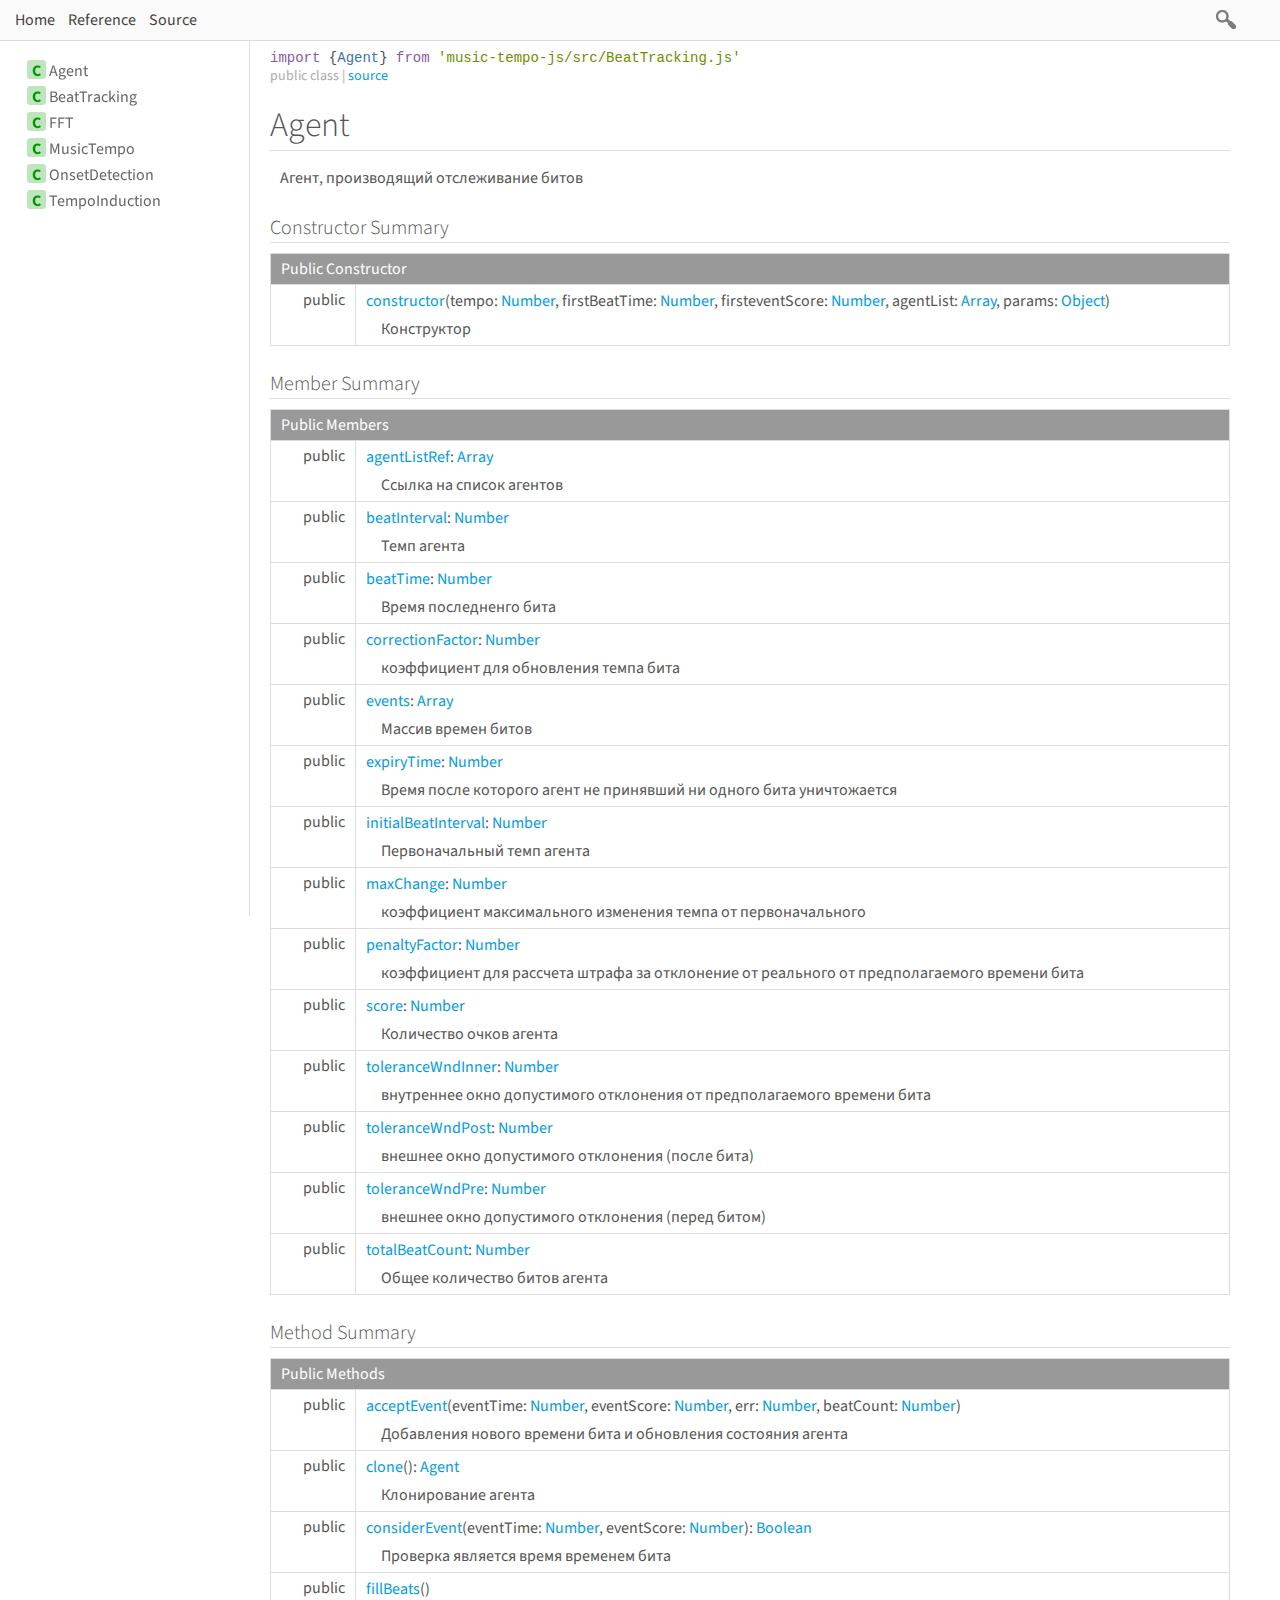
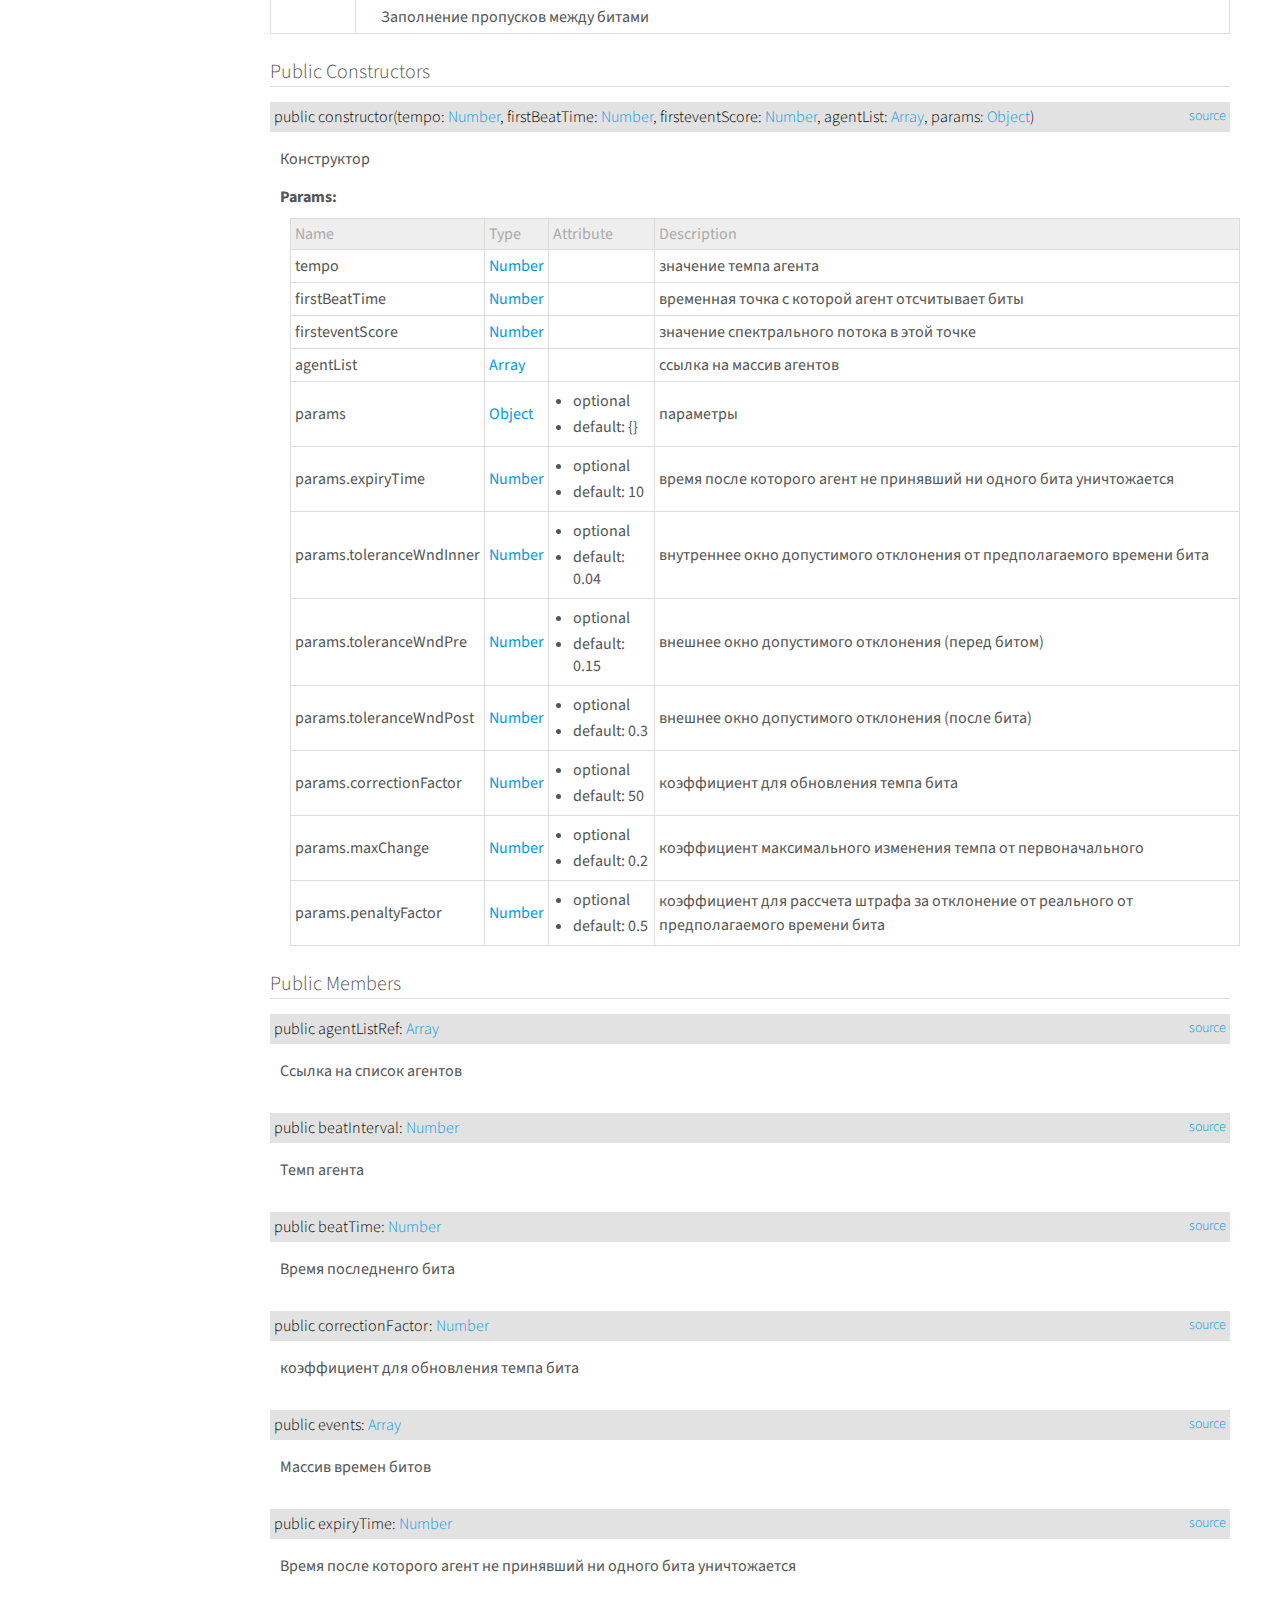
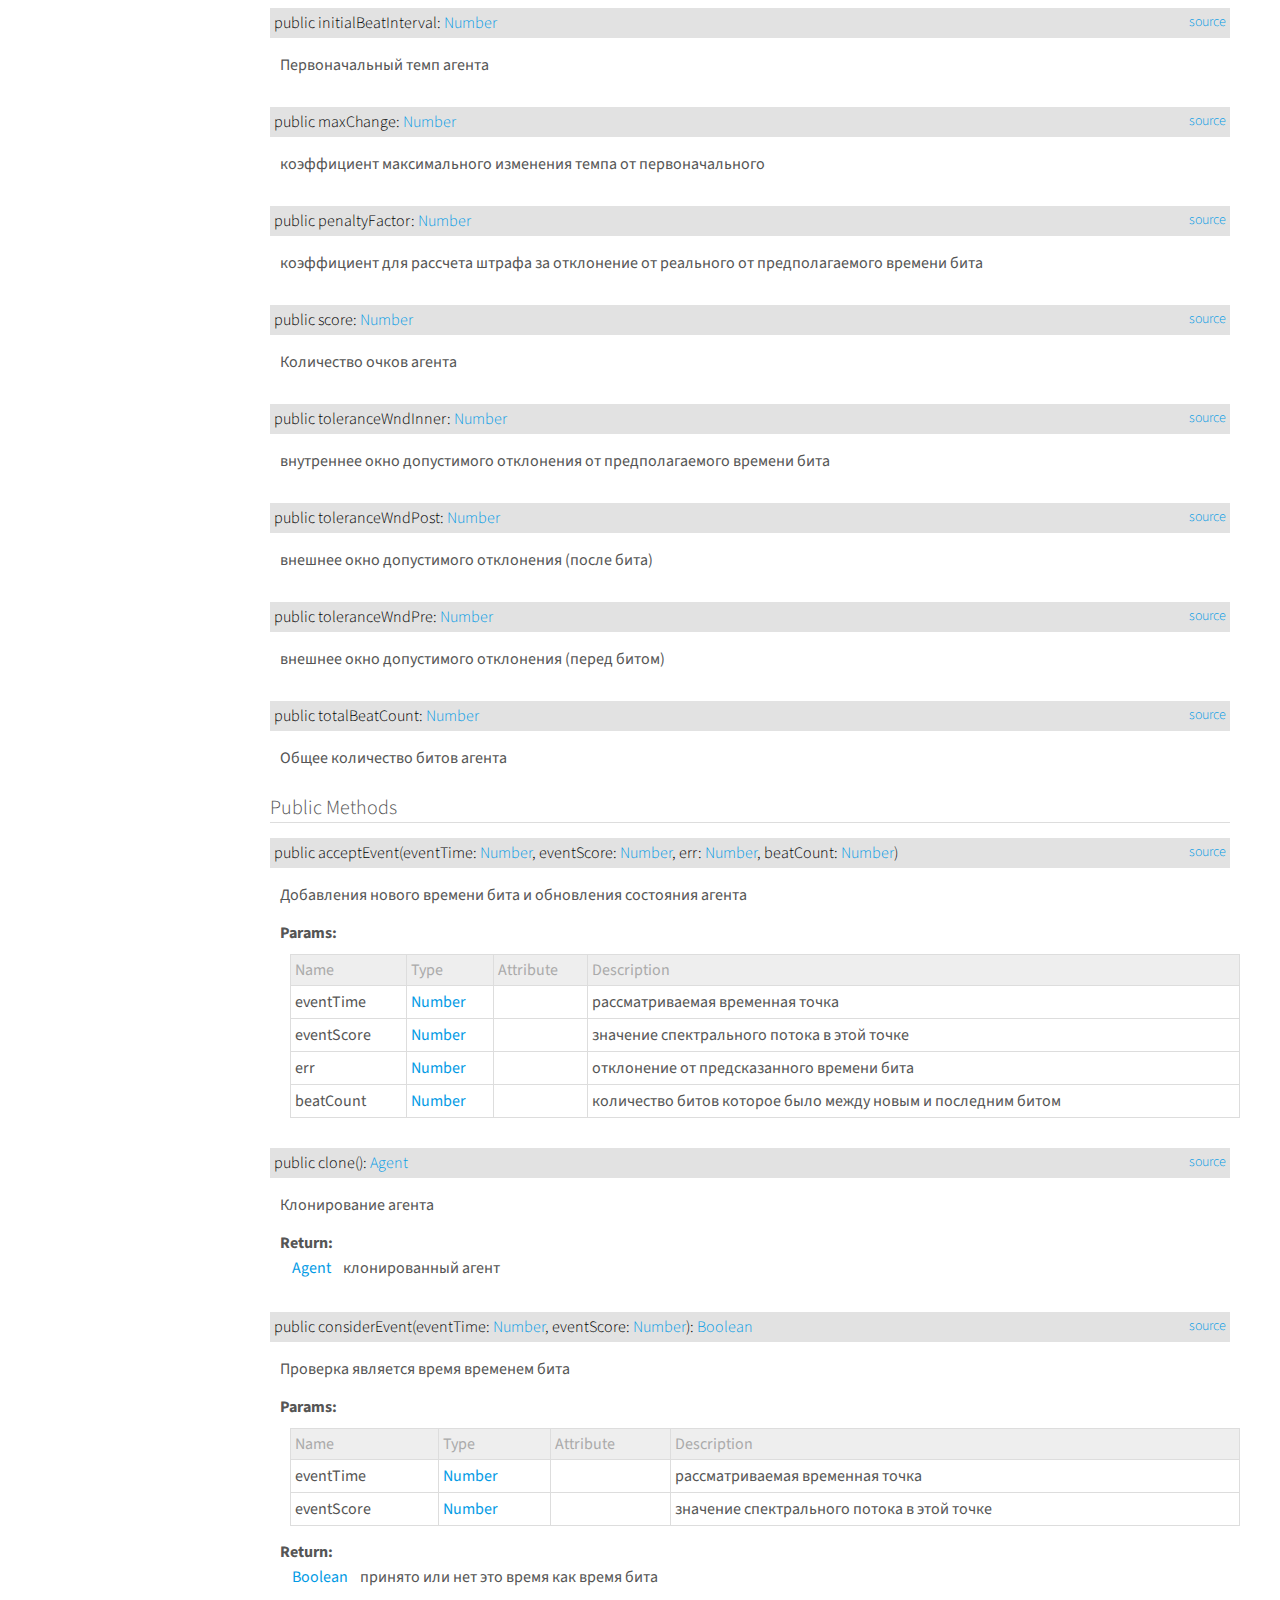
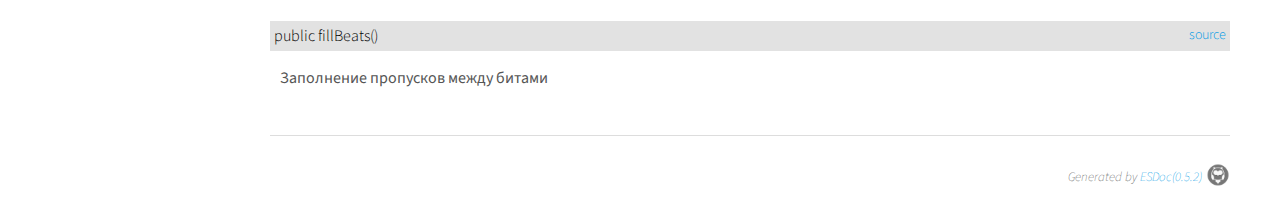
<file: project/music-tempo-master/docs/class/src/BeatTracking.js~Agent.html>
<!DOCTYPE html>
<html>
<head>
  <meta charset="utf-8">
  <base data-ice="baseUrl" href="../../">
  <title data-ice="title">Agent | API Document</title>
  <link type="text/css" rel="stylesheet" href="css/style.css">
  <link type="text/css" rel="stylesheet" href="css/prettify-tomorrow.css">
  <script src="script/prettify/prettify.js"></script>
  
  
  <script src="script/manual.js"></script>
</head>
<body class="layout-container" data-ice="rootContainer">

<header>
  <a href="./">Home</a>
  
  <a href="identifiers.html">Reference</a>
  <a href="source.html">Source</a>
  
  
  <div class="search-box">
  <span>
    <img src="./image/search.png">
    <span class="search-input-edge"></span><input class="search-input"><span class="search-input-edge"></span>
  </span>
    <ul class="search-result"></ul>
  </div>
</header>

<nav class="navigation" data-ice="nav"><div>
  <ul>
    
  <li data-ice="doc"><span data-ice="kind" class="kind-class">C</span><span data-ice="name"><span><a href="class/src/BeatTracking.js~Agent.html">Agent</a></span></span></li>
<li data-ice="doc"><span data-ice="kind" class="kind-class">C</span><span data-ice="name"><span><a href="class/src/BeatTracking.js~BeatTracking.html">BeatTracking</a></span></span></li>
<li data-ice="doc"><span data-ice="kind" class="kind-class">C</span><span data-ice="name"><span><a href="class/src/FFT.js~FFT.html">FFT</a></span></span></li>
<li data-ice="doc"><span data-ice="kind" class="kind-class">C</span><span data-ice="name"><span><a href="class/src/MusicTempo.js~MusicTempo.html">MusicTempo</a></span></span></li>
<li data-ice="doc"><span data-ice="kind" class="kind-class">C</span><span data-ice="name"><span><a href="class/src/OnsetDetection.js~OnsetDetection.html">OnsetDetection</a></span></span></li>
<li data-ice="doc"><span data-ice="kind" class="kind-class">C</span><span data-ice="name"><span><a href="class/src/TempoInduction.js~TempoInduction.html">TempoInduction</a></span></span></li>
</ul>
</div>
</nav>

<div class="content" data-ice="content"><div class="header-notice">
  <div data-ice="importPath" class="import-path"><pre class="prettyprint"><code data-ice="importPathCode">import {Agent} from &apos;<span><a href="file/src/BeatTracking.js.html#lineNumber96">music-tempo-js/src/BeatTracking.js</a></span>&apos;</code></pre></div>
  <span data-ice="access">public</span>
  <span data-ice="kind">class</span>
  
  
  
  <span data-ice="source">| <span><a href="file/src/BeatTracking.js.html#lineNumber96">source</a></span></span>
</div>

<div class="self-detail detail">
  <h1 data-ice="name">Agent</h1>

  

  
  
  
  
  
  
  
  
  

  
  
  <div class="description" data-ice="description"><p>&#x410;&#x433;&#x435;&#x43D;&#x442;, &#x43F;&#x440;&#x43E;&#x438;&#x437;&#x432;&#x43E;&#x434;&#x44F;&#x449;&#x438;&#x439; &#x43E;&#x442;&#x441;&#x43B;&#x435;&#x436;&#x438;&#x432;&#x430;&#x43D;&#x438;&#x435; &#x431;&#x438;&#x442;&#x43E;&#x432;</p>
</div>
  

  

  

  

  
</div>



<div data-ice="constructorSummary"><h2>Constructor Summary</h2><table class="summary" data-ice="summary">
  <thead><tr><td data-ice="title" colspan="3">Public Constructor</td></tr></thead>
  <tbody>
  
  <tr data-ice="target">
    <td>
      <span class="access" data-ice="access">public</span>
      
      
      
      <span class="override" data-ice="override"></span>
    </td>
    <td>
      <div>
        <p>
          
          
          <span data-ice="name"><span><a href="class/src/BeatTracking.js~Agent.html#instance-constructor-constructor">constructor</a></span></span><span data-ice="signature">(tempo: <span><a href="https://developer.mozilla.org/en-US/docs/Web/JavaScript/Reference/Global_Objects/Number">Number</a></span>, firstBeatTime: <span><a href="https://developer.mozilla.org/en-US/docs/Web/JavaScript/Reference/Global_Objects/Number">Number</a></span>, firsteventScore: <span><a href="https://developer.mozilla.org/en-US/docs/Web/JavaScript/Reference/Global_Objects/Number">Number</a></span>, agentList: <span><a href="https://developer.mozilla.org/en-US/docs/Web/JavaScript/Reference/Global_Objects/Array">Array</a></span>, params: <span><a href="https://developer.mozilla.org/en-US/docs/Web/JavaScript/Reference/Global_Objects/Object">Object</a></span>)</span>
        </p>
      </div>
      <div>
        
        
        <div data-ice="description"><p>&#x41A;&#x43E;&#x43D;&#x441;&#x442;&#x440;&#x443;&#x43A;&#x442;&#x43E;&#x440;</p>
</div>
      </div>
    </td>
    <td>
      
      
    </td>
  </tr>
</tbody>
</table>
</div>
<div data-ice="memberSummary"><h2>Member Summary</h2><table class="summary" data-ice="summary">
  <thead><tr><td data-ice="title" colspan="3">Public Members</td></tr></thead>
  <tbody>
  
  <tr data-ice="target">
    <td>
      <span class="access" data-ice="access">public</span>
      
      
      
      <span class="override" data-ice="override"></span>
    </td>
    <td>
      <div>
        <p>
          
          
          <span data-ice="name"><span><a href="class/src/BeatTracking.js~Agent.html#instance-member-agentListRef">agentListRef</a></span></span><span data-ice="signature">: <span><a href="https://developer.mozilla.org/en-US/docs/Web/JavaScript/Reference/Global_Objects/Array">Array</a></span></span>
        </p>
      </div>
      <div>
        
        
        <div data-ice="description"><p>&#x421;&#x441;&#x44B;&#x43B;&#x43A;&#x430; &#x43D;&#x430; &#x441;&#x43F;&#x438;&#x441;&#x43E;&#x43A; &#x430;&#x433;&#x435;&#x43D;&#x442;&#x43E;&#x432;</p>
</div>
      </div>
    </td>
    <td>
      
      
    </td>
  </tr>
<tr data-ice="target">
    <td>
      <span class="access" data-ice="access">public</span>
      
      
      
      <span class="override" data-ice="override"></span>
    </td>
    <td>
      <div>
        <p>
          
          
          <span data-ice="name"><span><a href="class/src/BeatTracking.js~Agent.html#instance-member-beatInterval">beatInterval</a></span></span><span data-ice="signature">: <span><a href="https://developer.mozilla.org/en-US/docs/Web/JavaScript/Reference/Global_Objects/Number">Number</a></span></span>
        </p>
      </div>
      <div>
        
        
        <div data-ice="description"><p>&#x422;&#x435;&#x43C;&#x43F; &#x430;&#x433;&#x435;&#x43D;&#x442;&#x430;</p>
</div>
      </div>
    </td>
    <td>
      
      
    </td>
  </tr>
<tr data-ice="target">
    <td>
      <span class="access" data-ice="access">public</span>
      
      
      
      <span class="override" data-ice="override"></span>
    </td>
    <td>
      <div>
        <p>
          
          
          <span data-ice="name"><span><a href="class/src/BeatTracking.js~Agent.html#instance-member-beatTime">beatTime</a></span></span><span data-ice="signature">: <span><a href="https://developer.mozilla.org/en-US/docs/Web/JavaScript/Reference/Global_Objects/Number">Number</a></span></span>
        </p>
      </div>
      <div>
        
        
        <div data-ice="description"><p>&#x412;&#x440;&#x435;&#x43C;&#x44F; &#x43F;&#x43E;&#x441;&#x43B;&#x435;&#x434;&#x43D;&#x435;&#x43D;&#x433;&#x43E; &#x431;&#x438;&#x442;&#x430;</p>
</div>
      </div>
    </td>
    <td>
      
      
    </td>
  </tr>
<tr data-ice="target">
    <td>
      <span class="access" data-ice="access">public</span>
      
      
      
      <span class="override" data-ice="override"></span>
    </td>
    <td>
      <div>
        <p>
          
          
          <span data-ice="name"><span><a href="class/src/BeatTracking.js~Agent.html#instance-member-correctionFactor">correctionFactor</a></span></span><span data-ice="signature">: <span><a href="https://developer.mozilla.org/en-US/docs/Web/JavaScript/Reference/Global_Objects/Number">Number</a></span></span>
        </p>
      </div>
      <div>
        
        
        <div data-ice="description"><p>&#x43A;&#x43E;&#x44D;&#x444;&#x444;&#x438;&#x446;&#x438;&#x435;&#x43D;&#x442; &#x434;&#x43B;&#x44F; &#x43E;&#x431;&#x43D;&#x43E;&#x432;&#x43B;&#x435;&#x43D;&#x438;&#x44F; &#x442;&#x435;&#x43C;&#x43F;&#x430; &#x431;&#x438;&#x442;&#x430;</p>
</div>
      </div>
    </td>
    <td>
      
      
    </td>
  </tr>
<tr data-ice="target">
    <td>
      <span class="access" data-ice="access">public</span>
      
      
      
      <span class="override" data-ice="override"></span>
    </td>
    <td>
      <div>
        <p>
          
          
          <span data-ice="name"><span><a href="class/src/BeatTracking.js~Agent.html#instance-member-events">events</a></span></span><span data-ice="signature">: <span><a href="https://developer.mozilla.org/en-US/docs/Web/JavaScript/Reference/Global_Objects/Array">Array</a></span></span>
        </p>
      </div>
      <div>
        
        
        <div data-ice="description"><p>&#x41C;&#x430;&#x441;&#x441;&#x438;&#x432; &#x432;&#x440;&#x435;&#x43C;&#x435;&#x43D; &#x431;&#x438;&#x442;&#x43E;&#x432;</p>
</div>
      </div>
    </td>
    <td>
      
      
    </td>
  </tr>
<tr data-ice="target">
    <td>
      <span class="access" data-ice="access">public</span>
      
      
      
      <span class="override" data-ice="override"></span>
    </td>
    <td>
      <div>
        <p>
          
          
          <span data-ice="name"><span><a href="class/src/BeatTracking.js~Agent.html#instance-member-expiryTime">expiryTime</a></span></span><span data-ice="signature">: <span><a href="https://developer.mozilla.org/en-US/docs/Web/JavaScript/Reference/Global_Objects/Number">Number</a></span></span>
        </p>
      </div>
      <div>
        
        
        <div data-ice="description"><p>&#x412;&#x440;&#x435;&#x43C;&#x44F; &#x43F;&#x43E;&#x441;&#x43B;&#x435; &#x43A;&#x43E;&#x442;&#x43E;&#x440;&#x43E;&#x433;&#x43E; &#x430;&#x433;&#x435;&#x43D;&#x442; &#x43D;&#x435; &#x43F;&#x440;&#x438;&#x43D;&#x44F;&#x432;&#x448;&#x438;&#x439; &#x43D;&#x438; &#x43E;&#x434;&#x43D;&#x43E;&#x433;&#x43E; &#x431;&#x438;&#x442;&#x430; &#x443;&#x43D;&#x438;&#x447;&#x442;&#x43E;&#x436;&#x430;&#x435;&#x442;&#x441;&#x44F; </p>
</div>
      </div>
    </td>
    <td>
      
      
    </td>
  </tr>
<tr data-ice="target">
    <td>
      <span class="access" data-ice="access">public</span>
      
      
      
      <span class="override" data-ice="override"></span>
    </td>
    <td>
      <div>
        <p>
          
          
          <span data-ice="name"><span><a href="class/src/BeatTracking.js~Agent.html#instance-member-initialBeatInterval">initialBeatInterval</a></span></span><span data-ice="signature">: <span><a href="https://developer.mozilla.org/en-US/docs/Web/JavaScript/Reference/Global_Objects/Number">Number</a></span></span>
        </p>
      </div>
      <div>
        
        
        <div data-ice="description"><p>&#x41F;&#x435;&#x440;&#x432;&#x43E;&#x43D;&#x430;&#x447;&#x430;&#x43B;&#x44C;&#x43D;&#x44B;&#x439; &#x442;&#x435;&#x43C;&#x43F; &#x430;&#x433;&#x435;&#x43D;&#x442;&#x430;</p>
</div>
      </div>
    </td>
    <td>
      
      
    </td>
  </tr>
<tr data-ice="target">
    <td>
      <span class="access" data-ice="access">public</span>
      
      
      
      <span class="override" data-ice="override"></span>
    </td>
    <td>
      <div>
        <p>
          
          
          <span data-ice="name"><span><a href="class/src/BeatTracking.js~Agent.html#instance-member-maxChange">maxChange</a></span></span><span data-ice="signature">: <span><a href="https://developer.mozilla.org/en-US/docs/Web/JavaScript/Reference/Global_Objects/Number">Number</a></span></span>
        </p>
      </div>
      <div>
        
        
        <div data-ice="description"><p>&#x43A;&#x43E;&#x44D;&#x444;&#x444;&#x438;&#x446;&#x438;&#x435;&#x43D;&#x442; &#x43C;&#x430;&#x43A;&#x441;&#x438;&#x43C;&#x430;&#x43B;&#x44C;&#x43D;&#x43E;&#x433;&#x43E; &#x438;&#x437;&#x43C;&#x435;&#x43D;&#x435;&#x43D;&#x438;&#x44F; &#x442;&#x435;&#x43C;&#x43F;&#x430; &#x43E;&#x442; &#x43F;&#x435;&#x440;&#x432;&#x43E;&#x43D;&#x430;&#x447;&#x430;&#x43B;&#x44C;&#x43D;&#x43E;&#x433;&#x43E;</p>
</div>
      </div>
    </td>
    <td>
      
      
    </td>
  </tr>
<tr data-ice="target">
    <td>
      <span class="access" data-ice="access">public</span>
      
      
      
      <span class="override" data-ice="override"></span>
    </td>
    <td>
      <div>
        <p>
          
          
          <span data-ice="name"><span><a href="class/src/BeatTracking.js~Agent.html#instance-member-penaltyFactor">penaltyFactor</a></span></span><span data-ice="signature">: <span><a href="https://developer.mozilla.org/en-US/docs/Web/JavaScript/Reference/Global_Objects/Number">Number</a></span></span>
        </p>
      </div>
      <div>
        
        
        <div data-ice="description"><p>&#x43A;&#x43E;&#x44D;&#x444;&#x444;&#x438;&#x446;&#x438;&#x435;&#x43D;&#x442; &#x434;&#x43B;&#x44F; &#x440;&#x430;&#x441;&#x441;&#x447;&#x435;&#x442;&#x430; &#x448;&#x442;&#x440;&#x430;&#x444;&#x430; &#x437;&#x430; &#x43E;&#x442;&#x43A;&#x43B;&#x43E;&#x43D;&#x435;&#x43D;&#x438;&#x435; &#x43E;&#x442; &#x440;&#x435;&#x430;&#x43B;&#x44C;&#x43D;&#x43E;&#x433;&#x43E; &#x43E;&#x442; &#x43F;&#x440;&#x435;&#x434;&#x43F;&#x43E;&#x43B;&#x430;&#x433;&#x430;&#x435;&#x43C;&#x43E;&#x433;&#x43E; &#x432;&#x440;&#x435;&#x43C;&#x435;&#x43D;&#x438; &#x431;&#x438;&#x442;&#x430;</p>
</div>
      </div>
    </td>
    <td>
      
      
    </td>
  </tr>
<tr data-ice="target">
    <td>
      <span class="access" data-ice="access">public</span>
      
      
      
      <span class="override" data-ice="override"></span>
    </td>
    <td>
      <div>
        <p>
          
          
          <span data-ice="name"><span><a href="class/src/BeatTracking.js~Agent.html#instance-member-score">score</a></span></span><span data-ice="signature">: <span><a href="https://developer.mozilla.org/en-US/docs/Web/JavaScript/Reference/Global_Objects/Number">Number</a></span></span>
        </p>
      </div>
      <div>
        
        
        <div data-ice="description"><p>&#x41A;&#x43E;&#x43B;&#x438;&#x447;&#x435;&#x441;&#x442;&#x432;&#x43E; &#x43E;&#x447;&#x43A;&#x43E;&#x432; &#x430;&#x433;&#x435;&#x43D;&#x442;&#x430;</p>
</div>
      </div>
    </td>
    <td>
      
      
    </td>
  </tr>
<tr data-ice="target">
    <td>
      <span class="access" data-ice="access">public</span>
      
      
      
      <span class="override" data-ice="override"></span>
    </td>
    <td>
      <div>
        <p>
          
          
          <span data-ice="name"><span><a href="class/src/BeatTracking.js~Agent.html#instance-member-toleranceWndInner">toleranceWndInner</a></span></span><span data-ice="signature">: <span><a href="https://developer.mozilla.org/en-US/docs/Web/JavaScript/Reference/Global_Objects/Number">Number</a></span></span>
        </p>
      </div>
      <div>
        
        
        <div data-ice="description"><p>&#x432;&#x43D;&#x443;&#x442;&#x440;&#x435;&#x43D;&#x43D;&#x435;&#x435; &#x43E;&#x43A;&#x43D;&#x43E; &#x434;&#x43E;&#x43F;&#x443;&#x441;&#x442;&#x438;&#x43C;&#x43E;&#x433;&#x43E; &#x43E;&#x442;&#x43A;&#x43B;&#x43E;&#x43D;&#x435;&#x43D;&#x438;&#x44F; &#x43E;&#x442; &#x43F;&#x440;&#x435;&#x434;&#x43F;&#x43E;&#x43B;&#x430;&#x433;&#x430;&#x435;&#x43C;&#x43E;&#x433;&#x43E; &#x432;&#x440;&#x435;&#x43C;&#x435;&#x43D;&#x438; &#x431;&#x438;&#x442;&#x430;</p>
</div>
      </div>
    </td>
    <td>
      
      
    </td>
  </tr>
<tr data-ice="target">
    <td>
      <span class="access" data-ice="access">public</span>
      
      
      
      <span class="override" data-ice="override"></span>
    </td>
    <td>
      <div>
        <p>
          
          
          <span data-ice="name"><span><a href="class/src/BeatTracking.js~Agent.html#instance-member-toleranceWndPost">toleranceWndPost</a></span></span><span data-ice="signature">: <span><a href="https://developer.mozilla.org/en-US/docs/Web/JavaScript/Reference/Global_Objects/Number">Number</a></span></span>
        </p>
      </div>
      <div>
        
        
        <div data-ice="description"><p>&#x432;&#x43D;&#x435;&#x448;&#x43D;&#x435;&#x435; &#x43E;&#x43A;&#x43D;&#x43E; &#x434;&#x43E;&#x43F;&#x443;&#x441;&#x442;&#x438;&#x43C;&#x43E;&#x433;&#x43E; &#x43E;&#x442;&#x43A;&#x43B;&#x43E;&#x43D;&#x435;&#x43D;&#x438;&#x44F; (&#x43F;&#x43E;&#x441;&#x43B;&#x435; &#x431;&#x438;&#x442;&#x430;)</p>
</div>
      </div>
    </td>
    <td>
      
      
    </td>
  </tr>
<tr data-ice="target">
    <td>
      <span class="access" data-ice="access">public</span>
      
      
      
      <span class="override" data-ice="override"></span>
    </td>
    <td>
      <div>
        <p>
          
          
          <span data-ice="name"><span><a href="class/src/BeatTracking.js~Agent.html#instance-member-toleranceWndPre">toleranceWndPre</a></span></span><span data-ice="signature">: <span><a href="https://developer.mozilla.org/en-US/docs/Web/JavaScript/Reference/Global_Objects/Number">Number</a></span></span>
        </p>
      </div>
      <div>
        
        
        <div data-ice="description"><p>&#x432;&#x43D;&#x435;&#x448;&#x43D;&#x435;&#x435; &#x43E;&#x43A;&#x43D;&#x43E; &#x434;&#x43E;&#x43F;&#x443;&#x441;&#x442;&#x438;&#x43C;&#x43E;&#x433;&#x43E; &#x43E;&#x442;&#x43A;&#x43B;&#x43E;&#x43D;&#x435;&#x43D;&#x438;&#x44F; (&#x43F;&#x435;&#x440;&#x435;&#x434; &#x431;&#x438;&#x442;&#x43E;&#x43C;)</p>
</div>
      </div>
    </td>
    <td>
      
      
    </td>
  </tr>
<tr data-ice="target">
    <td>
      <span class="access" data-ice="access">public</span>
      
      
      
      <span class="override" data-ice="override"></span>
    </td>
    <td>
      <div>
        <p>
          
          
          <span data-ice="name"><span><a href="class/src/BeatTracking.js~Agent.html#instance-member-totalBeatCount">totalBeatCount</a></span></span><span data-ice="signature">: <span><a href="https://developer.mozilla.org/en-US/docs/Web/JavaScript/Reference/Global_Objects/Number">Number</a></span></span>
        </p>
      </div>
      <div>
        
        
        <div data-ice="description"><p>&#x41E;&#x431;&#x449;&#x435;&#x435; &#x43A;&#x43E;&#x43B;&#x438;&#x447;&#x435;&#x441;&#x442;&#x432;&#x43E; &#x431;&#x438;&#x442;&#x43E;&#x432; &#x430;&#x433;&#x435;&#x43D;&#x442;&#x430;</p>
</div>
      </div>
    </td>
    <td>
      
      
    </td>
  </tr>
</tbody>
</table>
</div>
<div data-ice="methodSummary"><h2>Method Summary</h2><table class="summary" data-ice="summary">
  <thead><tr><td data-ice="title" colspan="3">Public Methods</td></tr></thead>
  <tbody>
  
  <tr data-ice="target">
    <td>
      <span class="access" data-ice="access">public</span>
      
      
      
      <span class="override" data-ice="override"></span>
    </td>
    <td>
      <div>
        <p>
          
          
          <span data-ice="name"><span><a href="class/src/BeatTracking.js~Agent.html#instance-method-acceptEvent">acceptEvent</a></span></span><span data-ice="signature">(eventTime: <span><a href="https://developer.mozilla.org/en-US/docs/Web/JavaScript/Reference/Global_Objects/Number">Number</a></span>, eventScore: <span><a href="https://developer.mozilla.org/en-US/docs/Web/JavaScript/Reference/Global_Objects/Number">Number</a></span>, err: <span><a href="https://developer.mozilla.org/en-US/docs/Web/JavaScript/Reference/Global_Objects/Number">Number</a></span>, beatCount: <span><a href="https://developer.mozilla.org/en-US/docs/Web/JavaScript/Reference/Global_Objects/Number">Number</a></span>)</span>
        </p>
      </div>
      <div>
        
        
        <div data-ice="description"><p>&#x414;&#x43E;&#x431;&#x430;&#x432;&#x43B;&#x435;&#x43D;&#x438;&#x44F; &#x43D;&#x43E;&#x432;&#x43E;&#x433;&#x43E; &#x432;&#x440;&#x435;&#x43C;&#x435;&#x43D;&#x438; &#x431;&#x438;&#x442;&#x430; &#x438; &#x43E;&#x431;&#x43D;&#x43E;&#x432;&#x43B;&#x435;&#x43D;&#x438;&#x44F; &#x441;&#x43E;&#x441;&#x442;&#x43E;&#x44F;&#x43D;&#x438;&#x44F; &#x430;&#x433;&#x435;&#x43D;&#x442;&#x430;</p>
</div>
      </div>
    </td>
    <td>
      
      
    </td>
  </tr>
<tr data-ice="target">
    <td>
      <span class="access" data-ice="access">public</span>
      
      
      
      <span class="override" data-ice="override"></span>
    </td>
    <td>
      <div>
        <p>
          
          
          <span data-ice="name"><span><a href="class/src/BeatTracking.js~Agent.html#instance-method-clone">clone</a></span></span><span data-ice="signature">(): <span><a href="class/src/BeatTracking.js~Agent.html">Agent</a></span></span>
        </p>
      </div>
      <div>
        
        
        <div data-ice="description"><p>&#x41A;&#x43B;&#x43E;&#x43D;&#x438;&#x440;&#x43E;&#x432;&#x430;&#x43D;&#x438;&#x435; &#x430;&#x433;&#x435;&#x43D;&#x442;&#x430;</p>
</div>
      </div>
    </td>
    <td>
      
      
    </td>
  </tr>
<tr data-ice="target">
    <td>
      <span class="access" data-ice="access">public</span>
      
      
      
      <span class="override" data-ice="override"></span>
    </td>
    <td>
      <div>
        <p>
          
          
          <span data-ice="name"><span><a href="class/src/BeatTracking.js~Agent.html#instance-method-considerEvent">considerEvent</a></span></span><span data-ice="signature">(eventTime: <span><a href="https://developer.mozilla.org/en-US/docs/Web/JavaScript/Reference/Global_Objects/Number">Number</a></span>, eventScore: <span><a href="https://developer.mozilla.org/en-US/docs/Web/JavaScript/Reference/Global_Objects/Number">Number</a></span>): <span><a href="https://developer.mozilla.org/en-US/docs/Web/JavaScript/Reference/Global_Objects/Boolean">Boolean</a></span></span>
        </p>
      </div>
      <div>
        
        
        <div data-ice="description"><p>&#x41F;&#x440;&#x43E;&#x432;&#x435;&#x440;&#x43A;&#x430; &#x44F;&#x432;&#x43B;&#x44F;&#x435;&#x442;&#x441;&#x44F; &#x432;&#x440;&#x435;&#x43C;&#x44F; &#x432;&#x440;&#x435;&#x43C;&#x435;&#x43D;&#x435;&#x43C; &#x431;&#x438;&#x442;&#x430;</p>
</div>
      </div>
    </td>
    <td>
      
      
    </td>
  </tr>
<tr data-ice="target">
    <td>
      <span class="access" data-ice="access">public</span>
      
      
      
      <span class="override" data-ice="override"></span>
    </td>
    <td>
      <div>
        <p>
          
          
          <span data-ice="name"><span><a href="class/src/BeatTracking.js~Agent.html#instance-method-fillBeats">fillBeats</a></span></span><span data-ice="signature">()</span>
        </p>
      </div>
      <div>
        
        
        <div data-ice="description"><p>&#x417;&#x430;&#x43F;&#x43E;&#x43B;&#x43D;&#x435;&#x43D;&#x438;&#x435; &#x43F;&#x440;&#x43E;&#x43F;&#x443;&#x441;&#x43A;&#x43E;&#x432; &#x43C;&#x435;&#x436;&#x434;&#x443; &#x431;&#x438;&#x442;&#x430;&#x43C;&#x438;</p>
</div>
      </div>
    </td>
    <td>
      
      
    </td>
  </tr>
</tbody>
</table>
</div>





<div data-ice="constructorDetails"><h2 data-ice="title">Public Constructors</h2>

<div class="detail" data-ice="detail">
  <h3 data-ice="anchor" id="instance-constructor-constructor">
    <span class="access" data-ice="access">public</span>
    
    
    
    
    
    <span data-ice="name">constructor</span><span data-ice="signature">(tempo: <span><a href="https://developer.mozilla.org/en-US/docs/Web/JavaScript/Reference/Global_Objects/Number">Number</a></span>, firstBeatTime: <span><a href="https://developer.mozilla.org/en-US/docs/Web/JavaScript/Reference/Global_Objects/Number">Number</a></span>, firsteventScore: <span><a href="https://developer.mozilla.org/en-US/docs/Web/JavaScript/Reference/Global_Objects/Number">Number</a></span>, agentList: <span><a href="https://developer.mozilla.org/en-US/docs/Web/JavaScript/Reference/Global_Objects/Array">Array</a></span>, params: <span><a href="https://developer.mozilla.org/en-US/docs/Web/JavaScript/Reference/Global_Objects/Object">Object</a></span>)</span>
    <span class="right-info">
      
      
      <span data-ice="source"><span><a href="file/src/BeatTracking.js.html#lineNumber112">source</a></span></span>
    </span>
  </h3>

  
  
  
  <div data-ice="description"><p>&#x41A;&#x43E;&#x43D;&#x441;&#x442;&#x440;&#x443;&#x43A;&#x442;&#x43E;&#x440;</p>
</div>

  

  <div data-ice="properties"><div data-ice="properties">
  <h4 data-ice="title">Params:</h4>
  <table class="params">
    <thead>
    <tr><td>Name</td><td>Type</td><td>Attribute</td><td>Description</td></tr>
    </thead>
    <tbody>
    
    <tr data-ice="property" data-depth="0">
      <td data-ice="name" data-depth="0">tempo</td>
      <td data-ice="type"><span><a href="https://developer.mozilla.org/en-US/docs/Web/JavaScript/Reference/Global_Objects/Number">Number</a></span></td>
      <td data-ice="appendix"></td>
      <td data-ice="description"><p>&#x437;&#x43D;&#x430;&#x447;&#x435;&#x43D;&#x438;&#x435; &#x442;&#x435;&#x43C;&#x43F;&#x430; &#x430;&#x433;&#x435;&#x43D;&#x442;&#x430;</p>
</td>
    </tr>
<tr data-ice="property" data-depth="0">
      <td data-ice="name" data-depth="0">firstBeatTime</td>
      <td data-ice="type"><span><a href="https://developer.mozilla.org/en-US/docs/Web/JavaScript/Reference/Global_Objects/Number">Number</a></span></td>
      <td data-ice="appendix"></td>
      <td data-ice="description"><p>&#x432;&#x440;&#x435;&#x43C;&#x435;&#x43D;&#x43D;&#x430;&#x44F; &#x442;&#x43E;&#x447;&#x43A;&#x430; &#x441; &#x43A;&#x43E;&#x442;&#x43E;&#x440;&#x43E;&#x439; &#x430;&#x433;&#x435;&#x43D;&#x442; &#x43E;&#x442;&#x441;&#x447;&#x438;&#x442;&#x44B;&#x432;&#x430;&#x435;&#x442; &#x431;&#x438;&#x442;&#x44B;</p>
</td>
    </tr>
<tr data-ice="property" data-depth="0">
      <td data-ice="name" data-depth="0">firsteventScore</td>
      <td data-ice="type"><span><a href="https://developer.mozilla.org/en-US/docs/Web/JavaScript/Reference/Global_Objects/Number">Number</a></span></td>
      <td data-ice="appendix"></td>
      <td data-ice="description"><p>&#x437;&#x43D;&#x430;&#x447;&#x435;&#x43D;&#x438;&#x435; &#x441;&#x43F;&#x435;&#x43A;&#x442;&#x440;&#x430;&#x43B;&#x44C;&#x43D;&#x43E;&#x433;&#x43E; &#x43F;&#x43E;&#x442;&#x43E;&#x43A;&#x430; &#x432; &#x44D;&#x442;&#x43E;&#x439; &#x442;&#x43E;&#x447;&#x43A;&#x435;</p>
</td>
    </tr>
<tr data-ice="property" data-depth="0">
      <td data-ice="name" data-depth="0">agentList</td>
      <td data-ice="type"><span><a href="https://developer.mozilla.org/en-US/docs/Web/JavaScript/Reference/Global_Objects/Array">Array</a></span></td>
      <td data-ice="appendix"></td>
      <td data-ice="description"><p>&#x441;&#x441;&#x44B;&#x43B;&#x43A;&#x430; &#x43D;&#x430; &#x43C;&#x430;&#x441;&#x441;&#x438;&#x432; &#x430;&#x433;&#x435;&#x43D;&#x442;&#x43E;&#x432;</p>
</td>
    </tr>
<tr data-ice="property" data-depth="0">
      <td data-ice="name" data-depth="0">params</td>
      <td data-ice="type"><span><a href="https://developer.mozilla.org/en-US/docs/Web/JavaScript/Reference/Global_Objects/Object">Object</a></span></td>
      <td data-ice="appendix"><ul><li>optional</li>
<li>default: {}</li></ul></td>
      <td data-ice="description"><p>&#x43F;&#x430;&#x440;&#x430;&#x43C;&#x435;&#x442;&#x440;&#x44B;</p>
</td>
    </tr>
<tr data-ice="property" data-depth="1">
      <td data-ice="name" data-depth="1">params.expiryTime</td>
      <td data-ice="type"><span><a href="https://developer.mozilla.org/en-US/docs/Web/JavaScript/Reference/Global_Objects/Number">Number</a></span></td>
      <td data-ice="appendix"><ul><li>optional</li>
<li>default: 10</li></ul></td>
      <td data-ice="description"><p>&#x432;&#x440;&#x435;&#x43C;&#x44F; &#x43F;&#x43E;&#x441;&#x43B;&#x435; &#x43A;&#x43E;&#x442;&#x43E;&#x440;&#x43E;&#x433;&#x43E; &#x430;&#x433;&#x435;&#x43D;&#x442; &#x43D;&#x435; &#x43F;&#x440;&#x438;&#x43D;&#x44F;&#x432;&#x448;&#x438;&#x439; &#x43D;&#x438; &#x43E;&#x434;&#x43D;&#x43E;&#x433;&#x43E; &#x431;&#x438;&#x442;&#x430; &#x443;&#x43D;&#x438;&#x447;&#x442;&#x43E;&#x436;&#x430;&#x435;&#x442;&#x441;&#x44F;</p>
</td>
    </tr>
<tr data-ice="property" data-depth="1">
      <td data-ice="name" data-depth="1">params.toleranceWndInner</td>
      <td data-ice="type"><span><a href="https://developer.mozilla.org/en-US/docs/Web/JavaScript/Reference/Global_Objects/Number">Number</a></span></td>
      <td data-ice="appendix"><ul><li>optional</li>
<li>default: 0.04</li></ul></td>
      <td data-ice="description"><p>&#x432;&#x43D;&#x443;&#x442;&#x440;&#x435;&#x43D;&#x43D;&#x435;&#x435; &#x43E;&#x43A;&#x43D;&#x43E; &#x434;&#x43E;&#x43F;&#x443;&#x441;&#x442;&#x438;&#x43C;&#x43E;&#x433;&#x43E; &#x43E;&#x442;&#x43A;&#x43B;&#x43E;&#x43D;&#x435;&#x43D;&#x438;&#x44F; &#x43E;&#x442; &#x43F;&#x440;&#x435;&#x434;&#x43F;&#x43E;&#x43B;&#x430;&#x433;&#x430;&#x435;&#x43C;&#x43E;&#x433;&#x43E; &#x432;&#x440;&#x435;&#x43C;&#x435;&#x43D;&#x438; &#x431;&#x438;&#x442;&#x430;</p>
</td>
    </tr>
<tr data-ice="property" data-depth="1">
      <td data-ice="name" data-depth="1">params.toleranceWndPre</td>
      <td data-ice="type"><span><a href="https://developer.mozilla.org/en-US/docs/Web/JavaScript/Reference/Global_Objects/Number">Number</a></span></td>
      <td data-ice="appendix"><ul><li>optional</li>
<li>default: 0.15</li></ul></td>
      <td data-ice="description"><p>&#x432;&#x43D;&#x435;&#x448;&#x43D;&#x435;&#x435; &#x43E;&#x43A;&#x43D;&#x43E; &#x434;&#x43E;&#x43F;&#x443;&#x441;&#x442;&#x438;&#x43C;&#x43E;&#x433;&#x43E; &#x43E;&#x442;&#x43A;&#x43B;&#x43E;&#x43D;&#x435;&#x43D;&#x438;&#x44F; (&#x43F;&#x435;&#x440;&#x435;&#x434; &#x431;&#x438;&#x442;&#x43E;&#x43C;)</p>
</td>
    </tr>
<tr data-ice="property" data-depth="1">
      <td data-ice="name" data-depth="1">params.toleranceWndPost</td>
      <td data-ice="type"><span><a href="https://developer.mozilla.org/en-US/docs/Web/JavaScript/Reference/Global_Objects/Number">Number</a></span></td>
      <td data-ice="appendix"><ul><li>optional</li>
<li>default: 0.3</li></ul></td>
      <td data-ice="description"><p>&#x432;&#x43D;&#x435;&#x448;&#x43D;&#x435;&#x435; &#x43E;&#x43A;&#x43D;&#x43E; &#x434;&#x43E;&#x43F;&#x443;&#x441;&#x442;&#x438;&#x43C;&#x43E;&#x433;&#x43E; &#x43E;&#x442;&#x43A;&#x43B;&#x43E;&#x43D;&#x435;&#x43D;&#x438;&#x44F; (&#x43F;&#x43E;&#x441;&#x43B;&#x435; &#x431;&#x438;&#x442;&#x430;)</p>
</td>
    </tr>
<tr data-ice="property" data-depth="1">
      <td data-ice="name" data-depth="1">params.correctionFactor</td>
      <td data-ice="type"><span><a href="https://developer.mozilla.org/en-US/docs/Web/JavaScript/Reference/Global_Objects/Number">Number</a></span></td>
      <td data-ice="appendix"><ul><li>optional</li>
<li>default: 50</li></ul></td>
      <td data-ice="description"><p>&#x43A;&#x43E;&#x44D;&#x444;&#x444;&#x438;&#x446;&#x438;&#x435;&#x43D;&#x442; &#x434;&#x43B;&#x44F; &#x43E;&#x431;&#x43D;&#x43E;&#x432;&#x43B;&#x435;&#x43D;&#x438;&#x44F; &#x442;&#x435;&#x43C;&#x43F;&#x430; &#x431;&#x438;&#x442;&#x430;</p>
</td>
    </tr>
<tr data-ice="property" data-depth="1">
      <td data-ice="name" data-depth="1">params.maxChange</td>
      <td data-ice="type"><span><a href="https://developer.mozilla.org/en-US/docs/Web/JavaScript/Reference/Global_Objects/Number">Number</a></span></td>
      <td data-ice="appendix"><ul><li>optional</li>
<li>default: 0.2</li></ul></td>
      <td data-ice="description"><p>&#x43A;&#x43E;&#x44D;&#x444;&#x444;&#x438;&#x446;&#x438;&#x435;&#x43D;&#x442; &#x43C;&#x430;&#x43A;&#x441;&#x438;&#x43C;&#x430;&#x43B;&#x44C;&#x43D;&#x43E;&#x433;&#x43E; &#x438;&#x437;&#x43C;&#x435;&#x43D;&#x435;&#x43D;&#x438;&#x44F; &#x442;&#x435;&#x43C;&#x43F;&#x430; &#x43E;&#x442; &#x43F;&#x435;&#x440;&#x432;&#x43E;&#x43D;&#x430;&#x447;&#x430;&#x43B;&#x44C;&#x43D;&#x43E;&#x433;&#x43E;</p>
</td>
    </tr>
<tr data-ice="property" data-depth="1">
      <td data-ice="name" data-depth="1">params.penaltyFactor</td>
      <td data-ice="type"><span><a href="https://developer.mozilla.org/en-US/docs/Web/JavaScript/Reference/Global_Objects/Number">Number</a></span></td>
      <td data-ice="appendix"><ul><li>optional</li>
<li>default: 0.5</li></ul></td>
      <td data-ice="description"><p>&#x43A;&#x43E;&#x44D;&#x444;&#x444;&#x438;&#x446;&#x438;&#x435;&#x43D;&#x442; &#x434;&#x43B;&#x44F; &#x440;&#x430;&#x441;&#x441;&#x447;&#x435;&#x442;&#x430; &#x448;&#x442;&#x440;&#x430;&#x444;&#x430; &#x437;&#x430; &#x43E;&#x442;&#x43A;&#x43B;&#x43E;&#x43D;&#x435;&#x43D;&#x438;&#x435; &#x43E;&#x442; &#x440;&#x435;&#x430;&#x43B;&#x44C;&#x43D;&#x43E;&#x433;&#x43E; &#x43E;&#x442; &#x43F;&#x440;&#x435;&#x434;&#x43F;&#x43E;&#x43B;&#x430;&#x433;&#x430;&#x435;&#x43C;&#x43E;&#x433;&#x43E; &#x432;&#x440;&#x435;&#x43C;&#x435;&#x43D;&#x438; &#x431;&#x438;&#x442;&#x430;</p>
</td>
    </tr>
</tbody>
  </table>
</div>
</div>

  

  

  

  

  

  

  

  
  
</div>
</div>
<div data-ice="memberDetails"><h2 data-ice="title">Public Members</h2>

<div class="detail" data-ice="detail">
  <h3 data-ice="anchor" id="instance-member-agentListRef">
    <span class="access" data-ice="access">public</span>
    
    
    
    
    
    <span data-ice="name">agentListRef</span><span data-ice="signature">: <span><a href="https://developer.mozilla.org/en-US/docs/Web/JavaScript/Reference/Global_Objects/Array">Array</a></span></span>
    <span class="right-info">
      
      
      <span data-ice="source"><span><a href="file/src/BeatTracking.js.html#lineNumber187">source</a></span></span>
    </span>
  </h3>

  
  
  
  <div data-ice="description"><p>&#x421;&#x441;&#x44B;&#x43B;&#x43A;&#x430; &#x43D;&#x430; &#x441;&#x43F;&#x438;&#x441;&#x43E;&#x43A; &#x430;&#x433;&#x435;&#x43D;&#x442;&#x43E;&#x432;</p>
</div>

  

  <div data-ice="properties">
</div>

  

  

  

  

  

  

  

  
  
</div>
<div class="detail" data-ice="detail">
  <h3 data-ice="anchor" id="instance-member-beatInterval">
    <span class="access" data-ice="access">public</span>
    
    
    
    
    
    <span data-ice="name">beatInterval</span><span data-ice="signature">: <span><a href="https://developer.mozilla.org/en-US/docs/Web/JavaScript/Reference/Global_Objects/Number">Number</a></span></span>
    <span class="right-info">
      
      
      <span data-ice="source"><span><a href="file/src/BeatTracking.js.html#lineNumber157">source</a></span></span>
    </span>
  </h3>

  
  
  
  <div data-ice="description"><p>&#x422;&#x435;&#x43C;&#x43F; &#x430;&#x433;&#x435;&#x43D;&#x442;&#x430;</p>
</div>

  

  <div data-ice="properties">
</div>

  

  

  

  

  

  

  

  
  
</div>
<div class="detail" data-ice="detail">
  <h3 data-ice="anchor" id="instance-member-beatTime">
    <span class="access" data-ice="access">public</span>
    
    
    
    
    
    <span data-ice="name">beatTime</span><span data-ice="signature">: <span><a href="https://developer.mozilla.org/en-US/docs/Web/JavaScript/Reference/Global_Objects/Number">Number</a></span></span>
    <span class="right-info">
      
      
      <span data-ice="source"><span><a href="file/src/BeatTracking.js.html#lineNumber167">source</a></span></span>
    </span>
  </h3>

  
  
  
  <div data-ice="description"><p>&#x412;&#x440;&#x435;&#x43C;&#x44F; &#x43F;&#x43E;&#x441;&#x43B;&#x435;&#x434;&#x43D;&#x435;&#x43D;&#x433;&#x43E; &#x431;&#x438;&#x442;&#x430;</p>
</div>

  

  <div data-ice="properties">
</div>

  

  

  

  

  

  

  

  
  
</div>
<div class="detail" data-ice="detail">
  <h3 data-ice="anchor" id="instance-member-correctionFactor">
    <span class="access" data-ice="access">public</span>
    
    
    
    
    
    <span data-ice="name">correctionFactor</span><span data-ice="signature">: <span><a href="https://developer.mozilla.org/en-US/docs/Web/JavaScript/Reference/Global_Objects/Number">Number</a></span></span>
    <span class="right-info">
      
      
      <span data-ice="source"><span><a href="file/src/BeatTracking.js.html#lineNumber141">source</a></span></span>
    </span>
  </h3>

  
  
  
  <div data-ice="description"><p>&#x43A;&#x43E;&#x44D;&#x444;&#x444;&#x438;&#x446;&#x438;&#x435;&#x43D;&#x442; &#x434;&#x43B;&#x44F; &#x43E;&#x431;&#x43D;&#x43E;&#x432;&#x43B;&#x435;&#x43D;&#x438;&#x44F; &#x442;&#x435;&#x43C;&#x43F;&#x430; &#x431;&#x438;&#x442;&#x430;</p>
</div>

  

  <div data-ice="properties">
</div>

  

  

  

  

  

  

  

  
  
</div>
<div class="detail" data-ice="detail">
  <h3 data-ice="anchor" id="instance-member-events">
    <span class="access" data-ice="access">public</span>
    
    
    
    
    
    <span data-ice="name">events</span><span data-ice="signature">: <span><a href="https://developer.mozilla.org/en-US/docs/Web/JavaScript/Reference/Global_Objects/Array">Array</a></span></span>
    <span class="right-info">
      
      
      <span data-ice="source"><span><a href="file/src/BeatTracking.js.html#lineNumber177">source</a></span></span>
    </span>
  </h3>

  
  
  
  <div data-ice="description"><p>&#x41C;&#x430;&#x441;&#x441;&#x438;&#x432; &#x432;&#x440;&#x435;&#x43C;&#x435;&#x43D; &#x431;&#x438;&#x442;&#x43E;&#x432;</p>
</div>

  

  <div data-ice="properties">
</div>

  

  

  

  

  

  

  

  
  
</div>
<div class="detail" data-ice="detail">
  <h3 data-ice="anchor" id="instance-member-expiryTime">
    <span class="access" data-ice="access">public</span>
    
    
    
    
    
    <span data-ice="name">expiryTime</span><span data-ice="signature">: <span><a href="https://developer.mozilla.org/en-US/docs/Web/JavaScript/Reference/Global_Objects/Number">Number</a></span></span>
    <span class="right-info">
      
      
      <span data-ice="source"><span><a href="file/src/BeatTracking.js.html#lineNumber117">source</a></span></span>
    </span>
  </h3>

  
  
  
  <div data-ice="description"><p>&#x412;&#x440;&#x435;&#x43C;&#x44F; &#x43F;&#x43E;&#x441;&#x43B;&#x435; &#x43A;&#x43E;&#x442;&#x43E;&#x440;&#x43E;&#x433;&#x43E; &#x430;&#x433;&#x435;&#x43D;&#x442; &#x43D;&#x435; &#x43F;&#x440;&#x438;&#x43D;&#x44F;&#x432;&#x448;&#x438;&#x439; &#x43D;&#x438; &#x43E;&#x434;&#x43D;&#x43E;&#x433;&#x43E; &#x431;&#x438;&#x442;&#x430; &#x443;&#x43D;&#x438;&#x447;&#x442;&#x43E;&#x436;&#x430;&#x435;&#x442;&#x441;&#x44F; </p>
</div>

  

  <div data-ice="properties">
</div>

  

  

  

  

  

  

  

  
  
</div>
<div class="detail" data-ice="detail">
  <h3 data-ice="anchor" id="instance-member-initialBeatInterval">
    <span class="access" data-ice="access">public</span>
    
    
    
    
    
    <span data-ice="name">initialBeatInterval</span><span data-ice="signature">: <span><a href="https://developer.mozilla.org/en-US/docs/Web/JavaScript/Reference/Global_Objects/Number">Number</a></span></span>
    <span class="right-info">
      
      
      <span data-ice="source"><span><a href="file/src/BeatTracking.js.html#lineNumber162">source</a></span></span>
    </span>
  </h3>

  
  
  
  <div data-ice="description"><p>&#x41F;&#x435;&#x440;&#x432;&#x43E;&#x43D;&#x430;&#x447;&#x430;&#x43B;&#x44C;&#x43D;&#x44B;&#x439; &#x442;&#x435;&#x43C;&#x43F; &#x430;&#x433;&#x435;&#x43D;&#x442;&#x430;</p>
</div>

  

  <div data-ice="properties">
</div>

  

  

  

  

  

  

  

  
  
</div>
<div class="detail" data-ice="detail">
  <h3 data-ice="anchor" id="instance-member-maxChange">
    <span class="access" data-ice="access">public</span>
    
    
    
    
    
    <span data-ice="name">maxChange</span><span data-ice="signature">: <span><a href="https://developer.mozilla.org/en-US/docs/Web/JavaScript/Reference/Global_Objects/Number">Number</a></span></span>
    <span class="right-info">
      
      
      <span data-ice="source"><span><a href="file/src/BeatTracking.js.html#lineNumber146">source</a></span></span>
    </span>
  </h3>

  
  
  
  <div data-ice="description"><p>&#x43A;&#x43E;&#x44D;&#x444;&#x444;&#x438;&#x446;&#x438;&#x435;&#x43D;&#x442; &#x43C;&#x430;&#x43A;&#x441;&#x438;&#x43C;&#x430;&#x43B;&#x44C;&#x43D;&#x43E;&#x433;&#x43E; &#x438;&#x437;&#x43C;&#x435;&#x43D;&#x435;&#x43D;&#x438;&#x44F; &#x442;&#x435;&#x43C;&#x43F;&#x430; &#x43E;&#x442; &#x43F;&#x435;&#x440;&#x432;&#x43E;&#x43D;&#x430;&#x447;&#x430;&#x43B;&#x44C;&#x43D;&#x43E;&#x433;&#x43E;</p>
</div>

  

  <div data-ice="properties">
</div>

  

  

  

  

  

  

  

  
  
</div>
<div class="detail" data-ice="detail">
  <h3 data-ice="anchor" id="instance-member-penaltyFactor">
    <span class="access" data-ice="access">public</span>
    
    
    
    
    
    <span data-ice="name">penaltyFactor</span><span data-ice="signature">: <span><a href="https://developer.mozilla.org/en-US/docs/Web/JavaScript/Reference/Global_Objects/Number">Number</a></span></span>
    <span class="right-info">
      
      
      <span data-ice="source"><span><a href="file/src/BeatTracking.js.html#lineNumber151">source</a></span></span>
    </span>
  </h3>

  
  
  
  <div data-ice="description"><p>&#x43A;&#x43E;&#x44D;&#x444;&#x444;&#x438;&#x446;&#x438;&#x435;&#x43D;&#x442; &#x434;&#x43B;&#x44F; &#x440;&#x430;&#x441;&#x441;&#x447;&#x435;&#x442;&#x430; &#x448;&#x442;&#x440;&#x430;&#x444;&#x430; &#x437;&#x430; &#x43E;&#x442;&#x43A;&#x43B;&#x43E;&#x43D;&#x435;&#x43D;&#x438;&#x435; &#x43E;&#x442; &#x440;&#x435;&#x430;&#x43B;&#x44C;&#x43D;&#x43E;&#x433;&#x43E; &#x43E;&#x442; &#x43F;&#x440;&#x435;&#x434;&#x43F;&#x43E;&#x43B;&#x430;&#x433;&#x430;&#x435;&#x43C;&#x43E;&#x433;&#x43E; &#x432;&#x440;&#x435;&#x43C;&#x435;&#x43D;&#x438; &#x431;&#x438;&#x442;&#x430;</p>
</div>

  

  <div data-ice="properties">
</div>

  

  

  

  

  

  

  

  
  
</div>
<div class="detail" data-ice="detail">
  <h3 data-ice="anchor" id="instance-member-score">
    <span class="access" data-ice="access">public</span>
    
    
    
    
    
    <span data-ice="name">score</span><span data-ice="signature">: <span><a href="https://developer.mozilla.org/en-US/docs/Web/JavaScript/Reference/Global_Objects/Number">Number</a></span></span>
    <span class="right-info">
      
      
      <span data-ice="source"><span><a href="file/src/BeatTracking.js.html#lineNumber182">source</a></span></span>
    </span>
  </h3>

  
  
  
  <div data-ice="description"><p>&#x41A;&#x43E;&#x43B;&#x438;&#x447;&#x435;&#x441;&#x442;&#x432;&#x43E; &#x43E;&#x447;&#x43A;&#x43E;&#x432; &#x430;&#x433;&#x435;&#x43D;&#x442;&#x430;</p>
</div>

  

  <div data-ice="properties">
</div>

  

  

  

  

  

  

  

  
  
</div>
<div class="detail" data-ice="detail">
  <h3 data-ice="anchor" id="instance-member-toleranceWndInner">
    <span class="access" data-ice="access">public</span>
    
    
    
    
    
    <span data-ice="name">toleranceWndInner</span><span data-ice="signature">: <span><a href="https://developer.mozilla.org/en-US/docs/Web/JavaScript/Reference/Global_Objects/Number">Number</a></span></span>
    <span class="right-info">
      
      
      <span data-ice="source"><span><a href="file/src/BeatTracking.js.html#lineNumber122">source</a></span></span>
    </span>
  </h3>

  
  
  
  <div data-ice="description"><p>&#x432;&#x43D;&#x443;&#x442;&#x440;&#x435;&#x43D;&#x43D;&#x435;&#x435; &#x43E;&#x43A;&#x43D;&#x43E; &#x434;&#x43E;&#x43F;&#x443;&#x441;&#x442;&#x438;&#x43C;&#x43E;&#x433;&#x43E; &#x43E;&#x442;&#x43A;&#x43B;&#x43E;&#x43D;&#x435;&#x43D;&#x438;&#x44F; &#x43E;&#x442; &#x43F;&#x440;&#x435;&#x434;&#x43F;&#x43E;&#x43B;&#x430;&#x433;&#x430;&#x435;&#x43C;&#x43E;&#x433;&#x43E; &#x432;&#x440;&#x435;&#x43C;&#x435;&#x43D;&#x438; &#x431;&#x438;&#x442;&#x430;</p>
</div>

  

  <div data-ice="properties">
</div>

  

  

  

  

  

  

  

  
  
</div>
<div class="detail" data-ice="detail">
  <h3 data-ice="anchor" id="instance-member-toleranceWndPost">
    <span class="access" data-ice="access">public</span>
    
    
    
    
    
    <span data-ice="name">toleranceWndPost</span><span data-ice="signature">: <span><a href="https://developer.mozilla.org/en-US/docs/Web/JavaScript/Reference/Global_Objects/Number">Number</a></span></span>
    <span class="right-info">
      
      
      <span data-ice="source"><span><a href="file/src/BeatTracking.js.html#lineNumber132">source</a></span></span>
    </span>
  </h3>

  
  
  
  <div data-ice="description"><p>&#x432;&#x43D;&#x435;&#x448;&#x43D;&#x435;&#x435; &#x43E;&#x43A;&#x43D;&#x43E; &#x434;&#x43E;&#x43F;&#x443;&#x441;&#x442;&#x438;&#x43C;&#x43E;&#x433;&#x43E; &#x43E;&#x442;&#x43A;&#x43B;&#x43E;&#x43D;&#x435;&#x43D;&#x438;&#x44F; (&#x43F;&#x43E;&#x441;&#x43B;&#x435; &#x431;&#x438;&#x442;&#x430;)</p>
</div>

  

  <div data-ice="properties">
</div>

  

  

  

  

  

  

  

  
  
</div>
<div class="detail" data-ice="detail">
  <h3 data-ice="anchor" id="instance-member-toleranceWndPre">
    <span class="access" data-ice="access">public</span>
    
    
    
    
    
    <span data-ice="name">toleranceWndPre</span><span data-ice="signature">: <span><a href="https://developer.mozilla.org/en-US/docs/Web/JavaScript/Reference/Global_Objects/Number">Number</a></span></span>
    <span class="right-info">
      
      
      <span data-ice="source"><span><a href="file/src/BeatTracking.js.html#lineNumber127">source</a></span></span>
    </span>
  </h3>

  
  
  
  <div data-ice="description"><p>&#x432;&#x43D;&#x435;&#x448;&#x43D;&#x435;&#x435; &#x43E;&#x43A;&#x43D;&#x43E; &#x434;&#x43E;&#x43F;&#x443;&#x441;&#x442;&#x438;&#x43C;&#x43E;&#x433;&#x43E; &#x43E;&#x442;&#x43A;&#x43B;&#x43E;&#x43D;&#x435;&#x43D;&#x438;&#x44F; (&#x43F;&#x435;&#x440;&#x435;&#x434; &#x431;&#x438;&#x442;&#x43E;&#x43C;)</p>
</div>

  

  <div data-ice="properties">
</div>

  

  

  

  

  

  

  

  
  
</div>
<div class="detail" data-ice="detail">
  <h3 data-ice="anchor" id="instance-member-totalBeatCount">
    <span class="access" data-ice="access">public</span>
    
    
    
    
    
    <span data-ice="name">totalBeatCount</span><span data-ice="signature">: <span><a href="https://developer.mozilla.org/en-US/docs/Web/JavaScript/Reference/Global_Objects/Number">Number</a></span></span>
    <span class="right-info">
      
      
      <span data-ice="source"><span><a href="file/src/BeatTracking.js.html#lineNumber172">source</a></span></span>
    </span>
  </h3>

  
  
  
  <div data-ice="description"><p>&#x41E;&#x431;&#x449;&#x435;&#x435; &#x43A;&#x43E;&#x43B;&#x438;&#x447;&#x435;&#x441;&#x442;&#x432;&#x43E; &#x431;&#x438;&#x442;&#x43E;&#x432; &#x430;&#x433;&#x435;&#x43D;&#x442;&#x430;</p>
</div>

  

  <div data-ice="properties">
</div>

  

  

  

  

  

  

  

  
  
</div>
</div>
<div data-ice="methodDetails"><h2 data-ice="title">Public Methods</h2>

<div class="detail" data-ice="detail">
  <h3 data-ice="anchor" id="instance-method-acceptEvent">
    <span class="access" data-ice="access">public</span>
    
    
    
    
    
    <span data-ice="name">acceptEvent</span><span data-ice="signature">(eventTime: <span><a href="https://developer.mozilla.org/en-US/docs/Web/JavaScript/Reference/Global_Objects/Number">Number</a></span>, eventScore: <span><a href="https://developer.mozilla.org/en-US/docs/Web/JavaScript/Reference/Global_Objects/Number">Number</a></span>, err: <span><a href="https://developer.mozilla.org/en-US/docs/Web/JavaScript/Reference/Global_Objects/Number">Number</a></span>, beatCount: <span><a href="https://developer.mozilla.org/en-US/docs/Web/JavaScript/Reference/Global_Objects/Number">Number</a></span>)</span>
    <span class="right-info">
      
      
      <span data-ice="source"><span><a href="file/src/BeatTracking.js.html#lineNumber220">source</a></span></span>
    </span>
  </h3>

  
  
  
  <div data-ice="description"><p>&#x414;&#x43E;&#x431;&#x430;&#x432;&#x43B;&#x435;&#x43D;&#x438;&#x44F; &#x43D;&#x43E;&#x432;&#x43E;&#x433;&#x43E; &#x432;&#x440;&#x435;&#x43C;&#x435;&#x43D;&#x438; &#x431;&#x438;&#x442;&#x430; &#x438; &#x43E;&#x431;&#x43D;&#x43E;&#x432;&#x43B;&#x435;&#x43D;&#x438;&#x44F; &#x441;&#x43E;&#x441;&#x442;&#x43E;&#x44F;&#x43D;&#x438;&#x44F; &#x430;&#x433;&#x435;&#x43D;&#x442;&#x430;</p>
</div>

  

  <div data-ice="properties"><div data-ice="properties">
  <h4 data-ice="title">Params:</h4>
  <table class="params">
    <thead>
    <tr><td>Name</td><td>Type</td><td>Attribute</td><td>Description</td></tr>
    </thead>
    <tbody>
    
    <tr data-ice="property" data-depth="0">
      <td data-ice="name" data-depth="0">eventTime</td>
      <td data-ice="type"><span><a href="https://developer.mozilla.org/en-US/docs/Web/JavaScript/Reference/Global_Objects/Number">Number</a></span></td>
      <td data-ice="appendix"></td>
      <td data-ice="description"><p>&#x440;&#x430;&#x441;&#x441;&#x43C;&#x430;&#x442;&#x440;&#x438;&#x432;&#x430;&#x435;&#x43C;&#x430;&#x44F; &#x432;&#x440;&#x435;&#x43C;&#x435;&#x43D;&#x43D;&#x430;&#x44F; &#x442;&#x43E;&#x447;&#x43A;&#x430;</p>
</td>
    </tr>
<tr data-ice="property" data-depth="0">
      <td data-ice="name" data-depth="0">eventScore</td>
      <td data-ice="type"><span><a href="https://developer.mozilla.org/en-US/docs/Web/JavaScript/Reference/Global_Objects/Number">Number</a></span></td>
      <td data-ice="appendix"></td>
      <td data-ice="description"><p>&#x437;&#x43D;&#x430;&#x447;&#x435;&#x43D;&#x438;&#x435; &#x441;&#x43F;&#x435;&#x43A;&#x442;&#x440;&#x430;&#x43B;&#x44C;&#x43D;&#x43E;&#x433;&#x43E; &#x43F;&#x43E;&#x442;&#x43E;&#x43A;&#x430; &#x432; &#x44D;&#x442;&#x43E;&#x439; &#x442;&#x43E;&#x447;&#x43A;&#x435;</p>
</td>
    </tr>
<tr data-ice="property" data-depth="0">
      <td data-ice="name" data-depth="0">err</td>
      <td data-ice="type"><span><a href="https://developer.mozilla.org/en-US/docs/Web/JavaScript/Reference/Global_Objects/Number">Number</a></span></td>
      <td data-ice="appendix"></td>
      <td data-ice="description"><p>&#x43E;&#x442;&#x43A;&#x43B;&#x43E;&#x43D;&#x435;&#x43D;&#x438;&#x435; &#x43E;&#x442; &#x43F;&#x440;&#x435;&#x434;&#x441;&#x43A;&#x430;&#x437;&#x430;&#x43D;&#x43D;&#x43E;&#x433;&#x43E; &#x432;&#x440;&#x435;&#x43C;&#x435;&#x43D;&#x438; &#x431;&#x438;&#x442;&#x430;</p>
</td>
    </tr>
<tr data-ice="property" data-depth="0">
      <td data-ice="name" data-depth="0">beatCount</td>
      <td data-ice="type"><span><a href="https://developer.mozilla.org/en-US/docs/Web/JavaScript/Reference/Global_Objects/Number">Number</a></span></td>
      <td data-ice="appendix"></td>
      <td data-ice="description"><p>&#x43A;&#x43E;&#x43B;&#x438;&#x447;&#x435;&#x441;&#x442;&#x432;&#x43E; &#x431;&#x438;&#x442;&#x43E;&#x432; &#x43A;&#x43E;&#x442;&#x43E;&#x440;&#x43E;&#x435; &#x431;&#x44B;&#x43B;&#x43E; &#x43C;&#x435;&#x436;&#x434;&#x443; &#x43D;&#x43E;&#x432;&#x44B;&#x43C; &#x438; &#x43F;&#x43E;&#x441;&#x43B;&#x435;&#x434;&#x43D;&#x438;&#x43C; &#x431;&#x438;&#x442;&#x43E;&#x43C;</p>
</td>
    </tr>
</tbody>
  </table>
</div>
</div>

  

  

  

  

  

  

  

  
  
</div>
<div class="detail" data-ice="detail">
  <h3 data-ice="anchor" id="instance-method-clone">
    <span class="access" data-ice="access">public</span>
    
    
    
    
    
    <span data-ice="name">clone</span><span data-ice="signature">(): <span><a href="class/src/BeatTracking.js~Agent.html">Agent</a></span></span>
    <span class="right-info">
      
      
      <span data-ice="source"><span><a href="file/src/BeatTracking.js.html#lineNumber260">source</a></span></span>
    </span>
  </h3>

  
  
  
  <div data-ice="description"><p>&#x41A;&#x43B;&#x43E;&#x43D;&#x438;&#x440;&#x43E;&#x432;&#x430;&#x43D;&#x438;&#x435; &#x430;&#x433;&#x435;&#x43D;&#x442;&#x430;</p>
</div>

  

  <div data-ice="properties">
</div>

  <div class="return-params" data-ice="returnParams">
    <h4>Return:</h4>
    <table>
      <tbody>
        <tr>
          <td class="return-type" data-ice="returnType"><span><a href="class/src/BeatTracking.js~Agent.html">Agent</a></span></td>
          <td class="return-desc" data-ice="returnDescription"><p>&#x43A;&#x43B;&#x43E;&#x43D;&#x438;&#x440;&#x43E;&#x432;&#x430;&#x43D;&#x43D;&#x44B;&#x439; &#x430;&#x433;&#x435;&#x43D;&#x442;</p>
</td>
        </tr>
      </tbody>
    </table>
    <div data-ice="returnProperties">
</div>
  </div>

  

  

  

  

  

  

  
  
</div>
<div class="detail" data-ice="detail">
  <h3 data-ice="anchor" id="instance-method-considerEvent">
    <span class="access" data-ice="access">public</span>
    
    
    
    
    
    <span data-ice="name">considerEvent</span><span data-ice="signature">(eventTime: <span><a href="https://developer.mozilla.org/en-US/docs/Web/JavaScript/Reference/Global_Objects/Number">Number</a></span>, eventScore: <span><a href="https://developer.mozilla.org/en-US/docs/Web/JavaScript/Reference/Global_Objects/Number">Number</a></span>): <span><a href="https://developer.mozilla.org/en-US/docs/Web/JavaScript/Reference/Global_Objects/Boolean">Boolean</a></span></span>
    <span class="right-info">
      
      
      <span data-ice="source"><span><a href="file/src/BeatTracking.js.html#lineNumber195">source</a></span></span>
    </span>
  </h3>

  
  
  
  <div data-ice="description"><p>&#x41F;&#x440;&#x43E;&#x432;&#x435;&#x440;&#x43A;&#x430; &#x44F;&#x432;&#x43B;&#x44F;&#x435;&#x442;&#x441;&#x44F; &#x432;&#x440;&#x435;&#x43C;&#x44F; &#x432;&#x440;&#x435;&#x43C;&#x435;&#x43D;&#x435;&#x43C; &#x431;&#x438;&#x442;&#x430;</p>
</div>

  

  <div data-ice="properties"><div data-ice="properties">
  <h4 data-ice="title">Params:</h4>
  <table class="params">
    <thead>
    <tr><td>Name</td><td>Type</td><td>Attribute</td><td>Description</td></tr>
    </thead>
    <tbody>
    
    <tr data-ice="property" data-depth="0">
      <td data-ice="name" data-depth="0">eventTime</td>
      <td data-ice="type"><span><a href="https://developer.mozilla.org/en-US/docs/Web/JavaScript/Reference/Global_Objects/Number">Number</a></span></td>
      <td data-ice="appendix"></td>
      <td data-ice="description"><p>&#x440;&#x430;&#x441;&#x441;&#x43C;&#x430;&#x442;&#x440;&#x438;&#x432;&#x430;&#x435;&#x43C;&#x430;&#x44F; &#x432;&#x440;&#x435;&#x43C;&#x435;&#x43D;&#x43D;&#x430;&#x44F; &#x442;&#x43E;&#x447;&#x43A;&#x430;</p>
</td>
    </tr>
<tr data-ice="property" data-depth="0">
      <td data-ice="name" data-depth="0">eventScore</td>
      <td data-ice="type"><span><a href="https://developer.mozilla.org/en-US/docs/Web/JavaScript/Reference/Global_Objects/Number">Number</a></span></td>
      <td data-ice="appendix"></td>
      <td data-ice="description"><p>&#x437;&#x43D;&#x430;&#x447;&#x435;&#x43D;&#x438;&#x435; &#x441;&#x43F;&#x435;&#x43A;&#x442;&#x440;&#x430;&#x43B;&#x44C;&#x43D;&#x43E;&#x433;&#x43E; &#x43F;&#x43E;&#x442;&#x43E;&#x43A;&#x430; &#x432; &#x44D;&#x442;&#x43E;&#x439; &#x442;&#x43E;&#x447;&#x43A;&#x435;</p>
</td>
    </tr>
</tbody>
  </table>
</div>
</div>

  <div class="return-params" data-ice="returnParams">
    <h4>Return:</h4>
    <table>
      <tbody>
        <tr>
          <td class="return-type" data-ice="returnType"><span><a href="https://developer.mozilla.org/en-US/docs/Web/JavaScript/Reference/Global_Objects/Boolean">Boolean</a></span></td>
          <td class="return-desc" data-ice="returnDescription"><p>&#x43F;&#x440;&#x438;&#x43D;&#x44F;&#x442;&#x43E; &#x438;&#x43B;&#x438; &#x43D;&#x435;&#x442; &#x44D;&#x442;&#x43E; &#x432;&#x440;&#x435;&#x43C;&#x44F; &#x43A;&#x430;&#x43A; &#x432;&#x440;&#x435;&#x43C;&#x44F; &#x431;&#x438;&#x442;&#x430;</p>
</td>
        </tr>
      </tbody>
    </table>
    <div data-ice="returnProperties">
</div>
  </div>

  

  

  

  

  

  

  
  
</div>
<div class="detail" data-ice="detail">
  <h3 data-ice="anchor" id="instance-method-fillBeats">
    <span class="access" data-ice="access">public</span>
    
    
    
    
    
    <span data-ice="name">fillBeats</span><span data-ice="signature">()</span>
    <span class="right-info">
      
      
      <span data-ice="source"><span><a href="file/src/BeatTracking.js.html#lineNumber236">source</a></span></span>
    </span>
  </h3>

  
  
  
  <div data-ice="description"><p>&#x417;&#x430;&#x43F;&#x43E;&#x43B;&#x43D;&#x435;&#x43D;&#x438;&#x435; &#x43F;&#x440;&#x43E;&#x43F;&#x443;&#x441;&#x43A;&#x43E;&#x432; &#x43C;&#x435;&#x436;&#x434;&#x443; &#x431;&#x438;&#x442;&#x430;&#x43C;&#x438;</p>
</div>

  

  <div data-ice="properties">
</div>

  

  

  

  

  

  

  

  
  
</div>
</div>
</div>

<footer class="footer">
  Generated by <a href="https://esdoc.org">ESDoc<span data-ice="esdocVersion">(0.5.2)</span><img src="./image/esdoc-logo-mini-black.png"></a>
</footer>

<script src="script/search_index.js"></script>
<script src="script/search.js"></script>
<script src="script/pretty-print.js"></script>
<script src="script/inherited-summary.js"></script>
<script src="script/test-summary.js"></script>
<script src="script/inner-link.js"></script>
<script src="script/patch-for-local.js"></script>
</body>
</html>
</file>
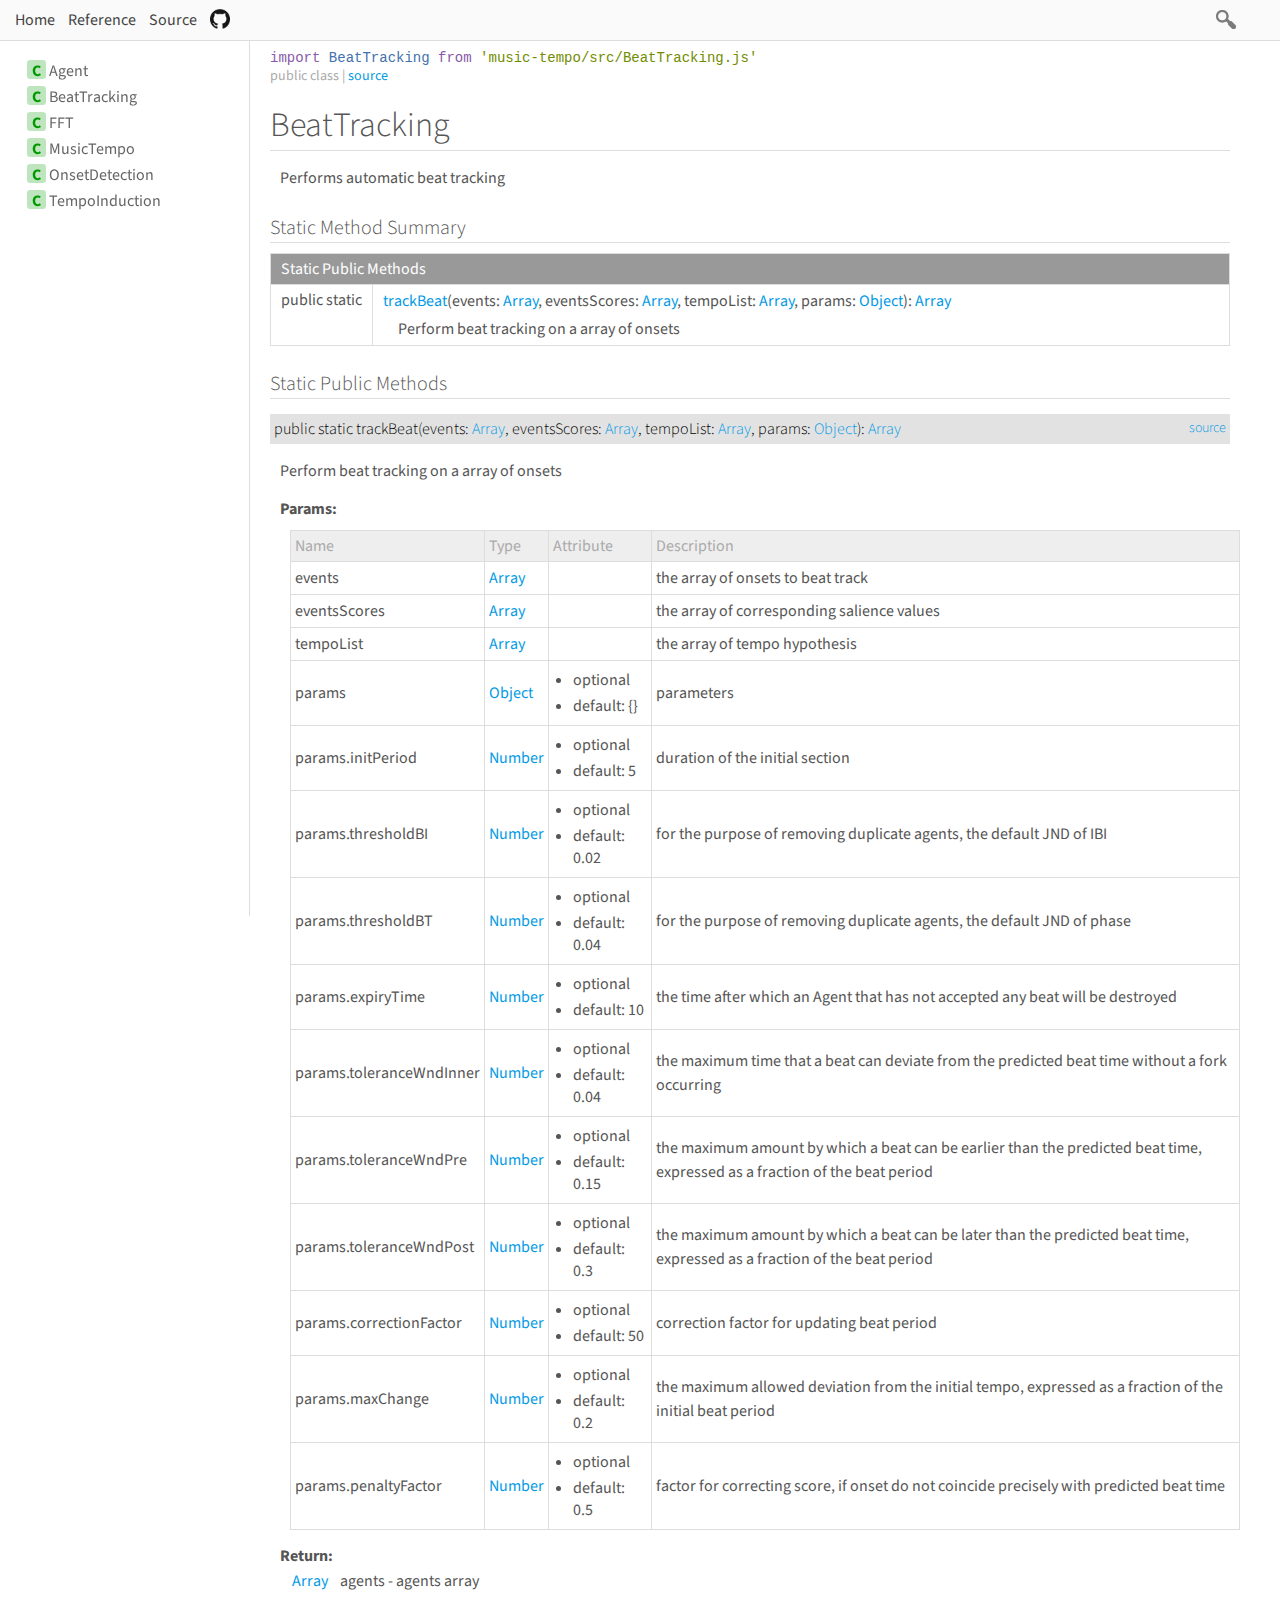
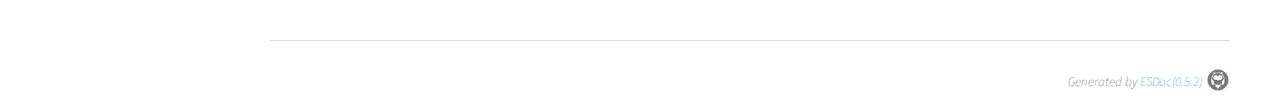
<file: project/music-tempo-master/docs/class/src/BeatTracking.js~BeatTracking.html>
<!DOCTYPE html>
<html>
<head>
  <meta charset="utf-8">
  <base data-ice="baseUrl" href="../../">
  <title data-ice="title">BeatTracking | API Document</title>
  <link type="text/css" rel="stylesheet" href="css/style.css">
  <link type="text/css" rel="stylesheet" href="css/prettify-tomorrow.css">
  <script src="script/prettify/prettify.js"></script>
  
  
  <script src="script/manual.js"></script>
</head>
<body class="layout-container" data-ice="rootContainer">

<header>
  <a href="./">Home</a>
  
  <a href="identifiers.html">Reference</a>
  <a href="source.html">Source</a>
  
  <a data-ice="repoURL" href="https://github.com/killercrush/music-tempo" class="repo-url-github">Repository</a>
  <div class="search-box">
  <span>
    <img src="./image/search.png">
    <span class="search-input-edge"></span><input class="search-input"><span class="search-input-edge"></span>
  </span>
    <ul class="search-result"></ul>
  </div>
</header>

<nav class="navigation" data-ice="nav"><div>
  <ul>
    
  <li data-ice="doc"><span data-ice="kind" class="kind-class">C</span><span data-ice="name"><span><a href="class/src/Agent.js~Agent.html">Agent</a></span></span></li>
<li data-ice="doc"><span data-ice="kind" class="kind-class">C</span><span data-ice="name"><span><a href="class/src/BeatTracking.js~BeatTracking.html">BeatTracking</a></span></span></li>
<li data-ice="doc"><span data-ice="kind" class="kind-class">C</span><span data-ice="name"><span><a href="class/src/FFT.js~FFT.html">FFT</a></span></span></li>
<li data-ice="doc"><span data-ice="kind" class="kind-class">C</span><span data-ice="name"><span><a href="class/src/MusicTempo.js~MusicTempo.html">MusicTempo</a></span></span></li>
<li data-ice="doc"><span data-ice="kind" class="kind-class">C</span><span data-ice="name"><span><a href="class/src/OnsetDetection.js~OnsetDetection.html">OnsetDetection</a></span></span></li>
<li data-ice="doc"><span data-ice="kind" class="kind-class">C</span><span data-ice="name"><span><a href="class/src/TempoInduction.js~TempoInduction.html">TempoInduction</a></span></span></li>
</ul>
</div>
</nav>

<div class="content" data-ice="content"><div class="header-notice">
  <div data-ice="importPath" class="import-path"><pre class="prettyprint"><code data-ice="importPathCode">import BeatTracking from &apos;<span><a href="file/src/BeatTracking.js.html#lineNumber6">music-tempo/src/BeatTracking.js</a></span>&apos;</code></pre></div>
  <span data-ice="access">public</span>
  <span data-ice="kind">class</span>
  
  
  
  <span data-ice="source">| <span><a href="file/src/BeatTracking.js.html#lineNumber6">source</a></span></span>
</div>

<div class="self-detail detail">
  <h1 data-ice="name">BeatTracking</h1>

  

  
  
  
  
  
  
  
  
  

  
  
  <div class="description" data-ice="description"><p>Performs automatic beat tracking</p>
</div>
  

  

  

  

  
</div>


<div data-ice="staticMethodSummary"><h2>Static Method Summary</h2><table class="summary" data-ice="summary">
  <thead><tr><td data-ice="title" colspan="3">Static Public Methods</td></tr></thead>
  <tbody>
  
  <tr data-ice="target">
    <td>
      <span class="access" data-ice="access">public</span>
      <span data-ice="static">static</span>
      
      
      <span class="override" data-ice="override"></span>
    </td>
    <td>
      <div>
        <p>
          
          
          <span data-ice="name"><span><a href="class/src/BeatTracking.js~BeatTracking.html#static-method-trackBeat">trackBeat</a></span></span><span data-ice="signature">(events: <span><a href="https://developer.mozilla.org/en-US/docs/Web/JavaScript/Reference/Global_Objects/Array">Array</a></span>, eventsScores: <span><a href="https://developer.mozilla.org/en-US/docs/Web/JavaScript/Reference/Global_Objects/Array">Array</a></span>, tempoList: <span><a href="https://developer.mozilla.org/en-US/docs/Web/JavaScript/Reference/Global_Objects/Array">Array</a></span>, params: <span><a href="https://developer.mozilla.org/en-US/docs/Web/JavaScript/Reference/Global_Objects/Object">Object</a></span>): <span><a href="https://developer.mozilla.org/en-US/docs/Web/JavaScript/Reference/Global_Objects/Array">Array</a></span></span>
        </p>
      </div>
      <div>
        
        
        <div data-ice="description"><p>Perform beat tracking on a array of onsets</p>
</div>
      </div>
    </td>
    <td>
      
      
    </td>
  </tr>
</tbody>
</table>
</div>







<div data-ice="staticMethodDetails"><h2 data-ice="title">Static Public Methods</h2>

<div class="detail" data-ice="detail">
  <h3 data-ice="anchor" id="static-method-trackBeat">
    <span class="access" data-ice="access">public</span>
    <span data-ice="static">static</span>
    
    
    
    
    <span data-ice="name">trackBeat</span><span data-ice="signature">(events: <span><a href="https://developer.mozilla.org/en-US/docs/Web/JavaScript/Reference/Global_Objects/Array">Array</a></span>, eventsScores: <span><a href="https://developer.mozilla.org/en-US/docs/Web/JavaScript/Reference/Global_Objects/Array">Array</a></span>, tempoList: <span><a href="https://developer.mozilla.org/en-US/docs/Web/JavaScript/Reference/Global_Objects/Array">Array</a></span>, params: <span><a href="https://developer.mozilla.org/en-US/docs/Web/JavaScript/Reference/Global_Objects/Object">Object</a></span>): <span><a href="https://developer.mozilla.org/en-US/docs/Web/JavaScript/Reference/Global_Objects/Array">Array</a></span></span>
    <span class="right-info">
      
      
      <span data-ice="source"><span><a href="file/src/BeatTracking.js.html#lineNumber25">source</a></span></span>
    </span>
  </h3>

  
  
  
  <div data-ice="description"><p>Perform beat tracking on a array of onsets</p>
</div>

  

  <div data-ice="properties"><div data-ice="properties">
  <h4 data-ice="title">Params:</h4>
  <table class="params">
    <thead>
    <tr><td>Name</td><td>Type</td><td>Attribute</td><td>Description</td></tr>
    </thead>
    <tbody>
    
    <tr data-ice="property" data-depth="0">
      <td data-ice="name" data-depth="0">events</td>
      <td data-ice="type"><span><a href="https://developer.mozilla.org/en-US/docs/Web/JavaScript/Reference/Global_Objects/Array">Array</a></span></td>
      <td data-ice="appendix"></td>
      <td data-ice="description"><p>the array of onsets to beat track</p>
</td>
    </tr>
<tr data-ice="property" data-depth="0">
      <td data-ice="name" data-depth="0">eventsScores</td>
      <td data-ice="type"><span><a href="https://developer.mozilla.org/en-US/docs/Web/JavaScript/Reference/Global_Objects/Array">Array</a></span></td>
      <td data-ice="appendix"></td>
      <td data-ice="description"><p>the array of corresponding salience values</p>
</td>
    </tr>
<tr data-ice="property" data-depth="0">
      <td data-ice="name" data-depth="0">tempoList</td>
      <td data-ice="type"><span><a href="https://developer.mozilla.org/en-US/docs/Web/JavaScript/Reference/Global_Objects/Array">Array</a></span></td>
      <td data-ice="appendix"></td>
      <td data-ice="description"><p>the array of tempo hypothesis</p>
</td>
    </tr>
<tr data-ice="property" data-depth="0">
      <td data-ice="name" data-depth="0">params</td>
      <td data-ice="type"><span><a href="https://developer.mozilla.org/en-US/docs/Web/JavaScript/Reference/Global_Objects/Object">Object</a></span></td>
      <td data-ice="appendix"><ul><li>optional</li>
<li>default: {}</li></ul></td>
      <td data-ice="description"><p>parameters</p>
</td>
    </tr>
<tr data-ice="property" data-depth="1">
      <td data-ice="name" data-depth="1">params.initPeriod</td>
      <td data-ice="type"><span><a href="https://developer.mozilla.org/en-US/docs/Web/JavaScript/Reference/Global_Objects/Number">Number</a></span></td>
      <td data-ice="appendix"><ul><li>optional</li>
<li>default: 5</li></ul></td>
      <td data-ice="description"><p>duration of the initial section</p>
</td>
    </tr>
<tr data-ice="property" data-depth="1">
      <td data-ice="name" data-depth="1">params.thresholdBI</td>
      <td data-ice="type"><span><a href="https://developer.mozilla.org/en-US/docs/Web/JavaScript/Reference/Global_Objects/Number">Number</a></span></td>
      <td data-ice="appendix"><ul><li>optional</li>
<li>default: 0.02</li></ul></td>
      <td data-ice="description"><p>for the purpose of removing duplicate agents, the default JND of IBI</p>
</td>
    </tr>
<tr data-ice="property" data-depth="1">
      <td data-ice="name" data-depth="1">params.thresholdBT</td>
      <td data-ice="type"><span><a href="https://developer.mozilla.org/en-US/docs/Web/JavaScript/Reference/Global_Objects/Number">Number</a></span></td>
      <td data-ice="appendix"><ul><li>optional</li>
<li>default: 0.04</li></ul></td>
      <td data-ice="description"><p>for the purpose of removing duplicate agents, the default JND of phase</p>
</td>
    </tr>
<tr data-ice="property" data-depth="1">
      <td data-ice="name" data-depth="1">params.expiryTime</td>
      <td data-ice="type"><span><a href="https://developer.mozilla.org/en-US/docs/Web/JavaScript/Reference/Global_Objects/Number">Number</a></span></td>
      <td data-ice="appendix"><ul><li>optional</li>
<li>default: 10</li></ul></td>
      <td data-ice="description"><p>the time after which an Agent that has not accepted any beat will be destroyed</p>
</td>
    </tr>
<tr data-ice="property" data-depth="1">
      <td data-ice="name" data-depth="1">params.toleranceWndInner</td>
      <td data-ice="type"><span><a href="https://developer.mozilla.org/en-US/docs/Web/JavaScript/Reference/Global_Objects/Number">Number</a></span></td>
      <td data-ice="appendix"><ul><li>optional</li>
<li>default: 0.04</li></ul></td>
      <td data-ice="description"><p>the maximum time that a beat can deviate from the predicted beat time without a fork occurring</p>
</td>
    </tr>
<tr data-ice="property" data-depth="1">
      <td data-ice="name" data-depth="1">params.toleranceWndPre</td>
      <td data-ice="type"><span><a href="https://developer.mozilla.org/en-US/docs/Web/JavaScript/Reference/Global_Objects/Number">Number</a></span></td>
      <td data-ice="appendix"><ul><li>optional</li>
<li>default: 0.15</li></ul></td>
      <td data-ice="description"><p>the maximum amount by which a beat can be earlier than the predicted beat time, expressed as a fraction of the beat period</p>
</td>
    </tr>
<tr data-ice="property" data-depth="1">
      <td data-ice="name" data-depth="1">params.toleranceWndPost</td>
      <td data-ice="type"><span><a href="https://developer.mozilla.org/en-US/docs/Web/JavaScript/Reference/Global_Objects/Number">Number</a></span></td>
      <td data-ice="appendix"><ul><li>optional</li>
<li>default: 0.3</li></ul></td>
      <td data-ice="description"><p>the maximum amount by which a beat can be later than the predicted beat time, expressed as a fraction of the beat period</p>
</td>
    </tr>
<tr data-ice="property" data-depth="1">
      <td data-ice="name" data-depth="1">params.correctionFactor</td>
      <td data-ice="type"><span><a href="https://developer.mozilla.org/en-US/docs/Web/JavaScript/Reference/Global_Objects/Number">Number</a></span></td>
      <td data-ice="appendix"><ul><li>optional</li>
<li>default: 50</li></ul></td>
      <td data-ice="description"><p>correction factor for updating beat period</p>
</td>
    </tr>
<tr data-ice="property" data-depth="1">
      <td data-ice="name" data-depth="1">params.maxChange</td>
      <td data-ice="type"><span><a href="https://developer.mozilla.org/en-US/docs/Web/JavaScript/Reference/Global_Objects/Number">Number</a></span></td>
      <td data-ice="appendix"><ul><li>optional</li>
<li>default: 0.2</li></ul></td>
      <td data-ice="description"><p>the maximum allowed deviation from the initial tempo, expressed as a fraction of the initial beat period</p>
</td>
    </tr>
<tr data-ice="property" data-depth="1">
      <td data-ice="name" data-depth="1">params.penaltyFactor</td>
      <td data-ice="type"><span><a href="https://developer.mozilla.org/en-US/docs/Web/JavaScript/Reference/Global_Objects/Number">Number</a></span></td>
      <td data-ice="appendix"><ul><li>optional</li>
<li>default: 0.5</li></ul></td>
      <td data-ice="description"><p>factor for correcting score, if onset do not coincide precisely with predicted beat time</p>
</td>
    </tr>
</tbody>
  </table>
</div>
</div>

  <div class="return-params" data-ice="returnParams">
    <h4>Return:</h4>
    <table>
      <tbody>
        <tr>
          <td class="return-type" data-ice="returnType"><span><a href="https://developer.mozilla.org/en-US/docs/Web/JavaScript/Reference/Global_Objects/Array">Array</a></span></td>
          <td class="return-desc" data-ice="returnDescription"><p>agents - agents array</p>
</td>
        </tr>
      </tbody>
    </table>
    <div data-ice="returnProperties">
</div>
  </div>

  

  

  

  

  

  

  
  
</div>
</div>



</div>

<footer class="footer">
  Generated by <a href="https://esdoc.org">ESDoc<span data-ice="esdocVersion">(0.5.2)</span><img src="./image/esdoc-logo-mini-black.png"></a>
</footer>

<script src="script/search_index.js"></script>
<script src="script/search.js"></script>
<script src="script/pretty-print.js"></script>
<script src="script/inherited-summary.js"></script>
<script src="script/test-summary.js"></script>
<script src="script/inner-link.js"></script>
<script src="script/patch-for-local.js"></script>
</body>
</html>
</file>
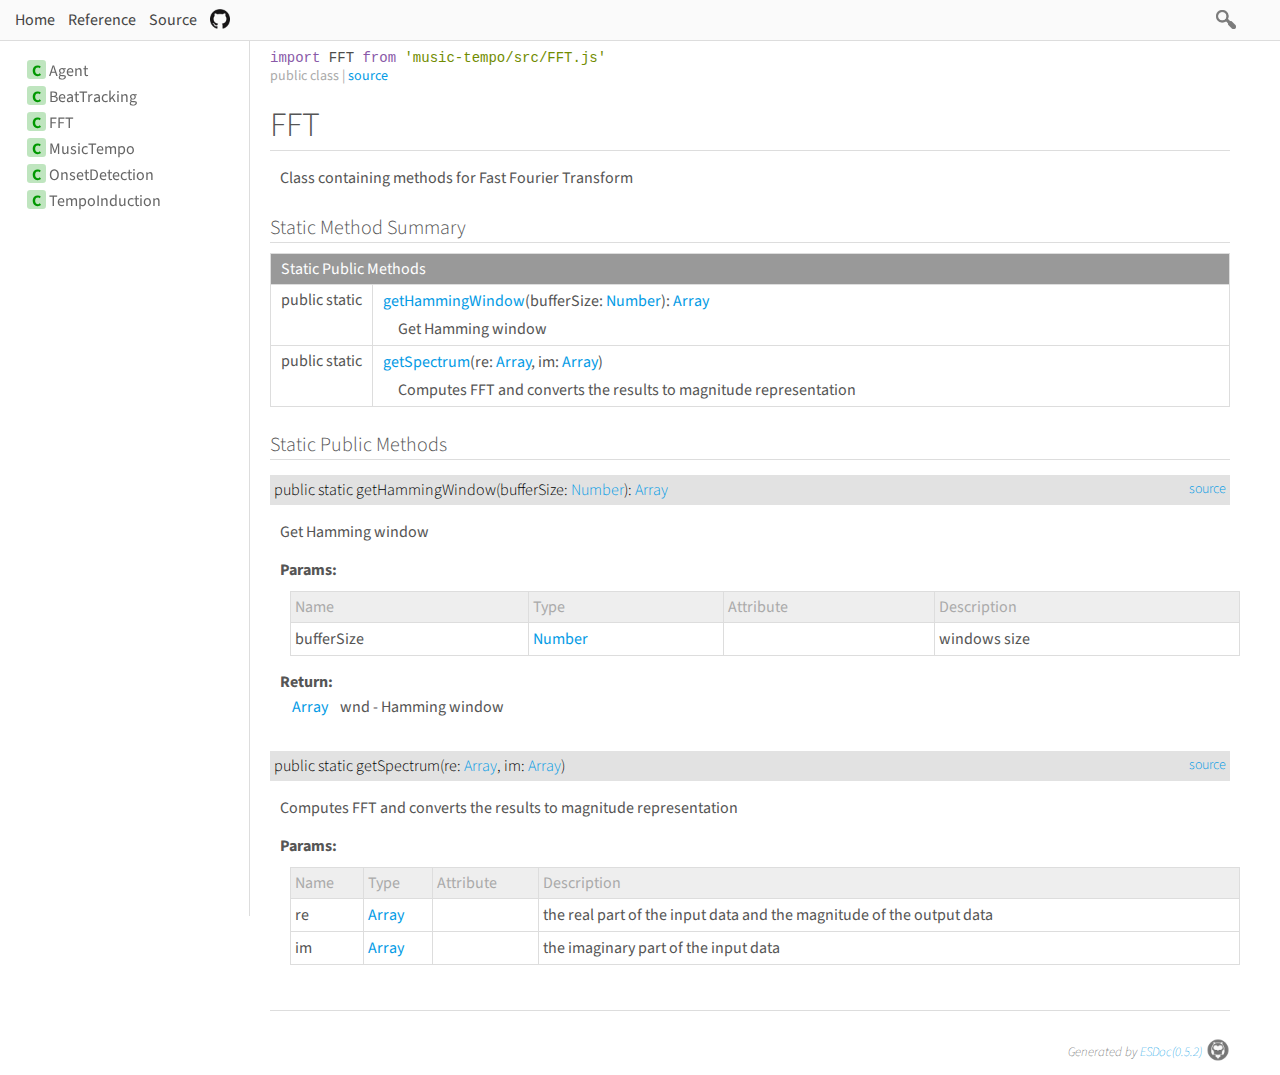
<file: project/music-tempo-master/docs/class/src/FFT.js~FFT.html>
<!DOCTYPE html>
<html>
<head>
  <meta charset="utf-8">
  <base data-ice="baseUrl" href="../../">
  <title data-ice="title">FFT | API Document</title>
  <link type="text/css" rel="stylesheet" href="css/style.css">
  <link type="text/css" rel="stylesheet" href="css/prettify-tomorrow.css">
  <script src="script/prettify/prettify.js"></script>
  
  
  <script src="script/manual.js"></script>
</head>
<body class="layout-container" data-ice="rootContainer">

<header>
  <a href="./">Home</a>
  
  <a href="identifiers.html">Reference</a>
  <a href="source.html">Source</a>
  
  <a data-ice="repoURL" href="https://github.com/killercrush/music-tempo" class="repo-url-github">Repository</a>
  <div class="search-box">
  <span>
    <img src="./image/search.png">
    <span class="search-input-edge"></span><input class="search-input"><span class="search-input-edge"></span>
  </span>
    <ul class="search-result"></ul>
  </div>
</header>

<nav class="navigation" data-ice="nav"><div>
  <ul>
    
  <li data-ice="doc"><span data-ice="kind" class="kind-class">C</span><span data-ice="name"><span><a href="class/src/Agent.js~Agent.html">Agent</a></span></span></li>
<li data-ice="doc"><span data-ice="kind" class="kind-class">C</span><span data-ice="name"><span><a href="class/src/BeatTracking.js~BeatTracking.html">BeatTracking</a></span></span></li>
<li data-ice="doc"><span data-ice="kind" class="kind-class">C</span><span data-ice="name"><span><a href="class/src/FFT.js~FFT.html">FFT</a></span></span></li>
<li data-ice="doc"><span data-ice="kind" class="kind-class">C</span><span data-ice="name"><span><a href="class/src/MusicTempo.js~MusicTempo.html">MusicTempo</a></span></span></li>
<li data-ice="doc"><span data-ice="kind" class="kind-class">C</span><span data-ice="name"><span><a href="class/src/OnsetDetection.js~OnsetDetection.html">OnsetDetection</a></span></span></li>
<li data-ice="doc"><span data-ice="kind" class="kind-class">C</span><span data-ice="name"><span><a href="class/src/TempoInduction.js~TempoInduction.html">TempoInduction</a></span></span></li>
</ul>
</div>
</nav>

<div class="content" data-ice="content"><div class="header-notice">
  <div data-ice="importPath" class="import-path"><pre class="prettyprint"><code data-ice="importPathCode">import FFT from &apos;<span><a href="file/src/FFT.js.html#lineNumber5">music-tempo/src/FFT.js</a></span>&apos;</code></pre></div>
  <span data-ice="access">public</span>
  <span data-ice="kind">class</span>
  
  
  
  <span data-ice="source">| <span><a href="file/src/FFT.js.html#lineNumber5">source</a></span></span>
</div>

<div class="self-detail detail">
  <h1 data-ice="name">FFT</h1>

  

  
  
  
  
  
  
  
  
  

  
  
  <div class="description" data-ice="description"><p>Class containing methods for Fast Fourier Transform</p>
</div>
  

  

  

  

  
</div>


<div data-ice="staticMethodSummary"><h2>Static Method Summary</h2><table class="summary" data-ice="summary">
  <thead><tr><td data-ice="title" colspan="3">Static Public Methods</td></tr></thead>
  <tbody>
  
  <tr data-ice="target">
    <td>
      <span class="access" data-ice="access">public</span>
      <span data-ice="static">static</span>
      
      
      <span class="override" data-ice="override"></span>
    </td>
    <td>
      <div>
        <p>
          
          
          <span data-ice="name"><span><a href="class/src/FFT.js~FFT.html#static-method-getHammingWindow">getHammingWindow</a></span></span><span data-ice="signature">(bufferSize: <span><a href="https://developer.mozilla.org/en-US/docs/Web/JavaScript/Reference/Global_Objects/Number">Number</a></span>): <span><a href="https://developer.mozilla.org/en-US/docs/Web/JavaScript/Reference/Global_Objects/Array">Array</a></span></span>
        </p>
      </div>
      <div>
        
        
        <div data-ice="description"><p>Get Hamming window</p>
</div>
      </div>
    </td>
    <td>
      
      
    </td>
  </tr>
<tr data-ice="target">
    <td>
      <span class="access" data-ice="access">public</span>
      <span data-ice="static">static</span>
      
      
      <span class="override" data-ice="override"></span>
    </td>
    <td>
      <div>
        <p>
          
          
          <span data-ice="name"><span><a href="class/src/FFT.js~FFT.html#static-method-getSpectrum">getSpectrum</a></span></span><span data-ice="signature">(re: <span><a href="https://developer.mozilla.org/en-US/docs/Web/JavaScript/Reference/Global_Objects/Array">Array</a></span>, im: <span><a href="https://developer.mozilla.org/en-US/docs/Web/JavaScript/Reference/Global_Objects/Array">Array</a></span>)</span>
        </p>
      </div>
      <div>
        
        
        <div data-ice="description"><p>Computes FFT and converts the results to magnitude representation</p>
</div>
      </div>
    </td>
    <td>
      
      
    </td>
  </tr>
</tbody>
</table>
</div>







<div data-ice="staticMethodDetails"><h2 data-ice="title">Static Public Methods</h2>

<div class="detail" data-ice="detail">
  <h3 data-ice="anchor" id="static-method-getHammingWindow">
    <span class="access" data-ice="access">public</span>
    <span data-ice="static">static</span>
    
    
    
    
    <span data-ice="name">getHammingWindow</span><span data-ice="signature">(bufferSize: <span><a href="https://developer.mozilla.org/en-US/docs/Web/JavaScript/Reference/Global_Objects/Number">Number</a></span>): <span><a href="https://developer.mozilla.org/en-US/docs/Web/JavaScript/Reference/Global_Objects/Array">Array</a></span></span>
    <span class="right-info">
      
      
      <span data-ice="source"><span><a href="file/src/FFT.js.html#lineNumber11">source</a></span></span>
    </span>
  </h3>

  
  
  
  <div data-ice="description"><p>Get Hamming window</p>
</div>

  

  <div data-ice="properties"><div data-ice="properties">
  <h4 data-ice="title">Params:</h4>
  <table class="params">
    <thead>
    <tr><td>Name</td><td>Type</td><td>Attribute</td><td>Description</td></tr>
    </thead>
    <tbody>
    
    <tr data-ice="property" data-depth="0">
      <td data-ice="name" data-depth="0">bufferSize</td>
      <td data-ice="type"><span><a href="https://developer.mozilla.org/en-US/docs/Web/JavaScript/Reference/Global_Objects/Number">Number</a></span></td>
      <td data-ice="appendix"></td>
      <td data-ice="description"><p>windows size</p>
</td>
    </tr>
</tbody>
  </table>
</div>
</div>

  <div class="return-params" data-ice="returnParams">
    <h4>Return:</h4>
    <table>
      <tbody>
        <tr>
          <td class="return-type" data-ice="returnType"><span><a href="https://developer.mozilla.org/en-US/docs/Web/JavaScript/Reference/Global_Objects/Array">Array</a></span></td>
          <td class="return-desc" data-ice="returnDescription"><p>wnd - Hamming window</p>
</td>
        </tr>
      </tbody>
    </table>
    <div data-ice="returnProperties">
</div>
  </div>

  

  

  

  

  

  

  
  
</div>
<div class="detail" data-ice="detail">
  <h3 data-ice="anchor" id="static-method-getSpectrum">
    <span class="access" data-ice="access">public</span>
    <span data-ice="static">static</span>
    
    
    
    
    <span data-ice="name">getSpectrum</span><span data-ice="signature">(re: <span><a href="https://developer.mozilla.org/en-US/docs/Web/JavaScript/Reference/Global_Objects/Array">Array</a></span>, im: <span><a href="https://developer.mozilla.org/en-US/docs/Web/JavaScript/Reference/Global_Objects/Array">Array</a></span>)</span>
    <span class="right-info">
      
      
      <span data-ice="source"><span><a href="file/src/FFT.js.html#lineNumber28">source</a></span></span>
    </span>
  </h3>

  
  
  
  <div data-ice="description"><p>Computes FFT and converts the results to magnitude representation</p>
</div>

  

  <div data-ice="properties"><div data-ice="properties">
  <h4 data-ice="title">Params:</h4>
  <table class="params">
    <thead>
    <tr><td>Name</td><td>Type</td><td>Attribute</td><td>Description</td></tr>
    </thead>
    <tbody>
    
    <tr data-ice="property" data-depth="0">
      <td data-ice="name" data-depth="0">re</td>
      <td data-ice="type"><span><a href="https://developer.mozilla.org/en-US/docs/Web/JavaScript/Reference/Global_Objects/Array">Array</a></span></td>
      <td data-ice="appendix"></td>
      <td data-ice="description"><p>the real part of the input data and the magnitude of the output data</p>
</td>
    </tr>
<tr data-ice="property" data-depth="0">
      <td data-ice="name" data-depth="0">im</td>
      <td data-ice="type"><span><a href="https://developer.mozilla.org/en-US/docs/Web/JavaScript/Reference/Global_Objects/Array">Array</a></span></td>
      <td data-ice="appendix"></td>
      <td data-ice="description"><p>the imaginary part of the input data</p>
</td>
    </tr>
</tbody>
  </table>
</div>
</div>

  

  

  

  

  

  

  

  
  
</div>
</div>



</div>

<footer class="footer">
  Generated by <a href="https://esdoc.org">ESDoc<span data-ice="esdocVersion">(0.5.2)</span><img src="./image/esdoc-logo-mini-black.png"></a>
</footer>

<script src="script/search_index.js"></script>
<script src="script/search.js"></script>
<script src="script/pretty-print.js"></script>
<script src="script/inherited-summary.js"></script>
<script src="script/test-summary.js"></script>
<script src="script/inner-link.js"></script>
<script src="script/patch-for-local.js"></script>
</body>
</html>
</file>
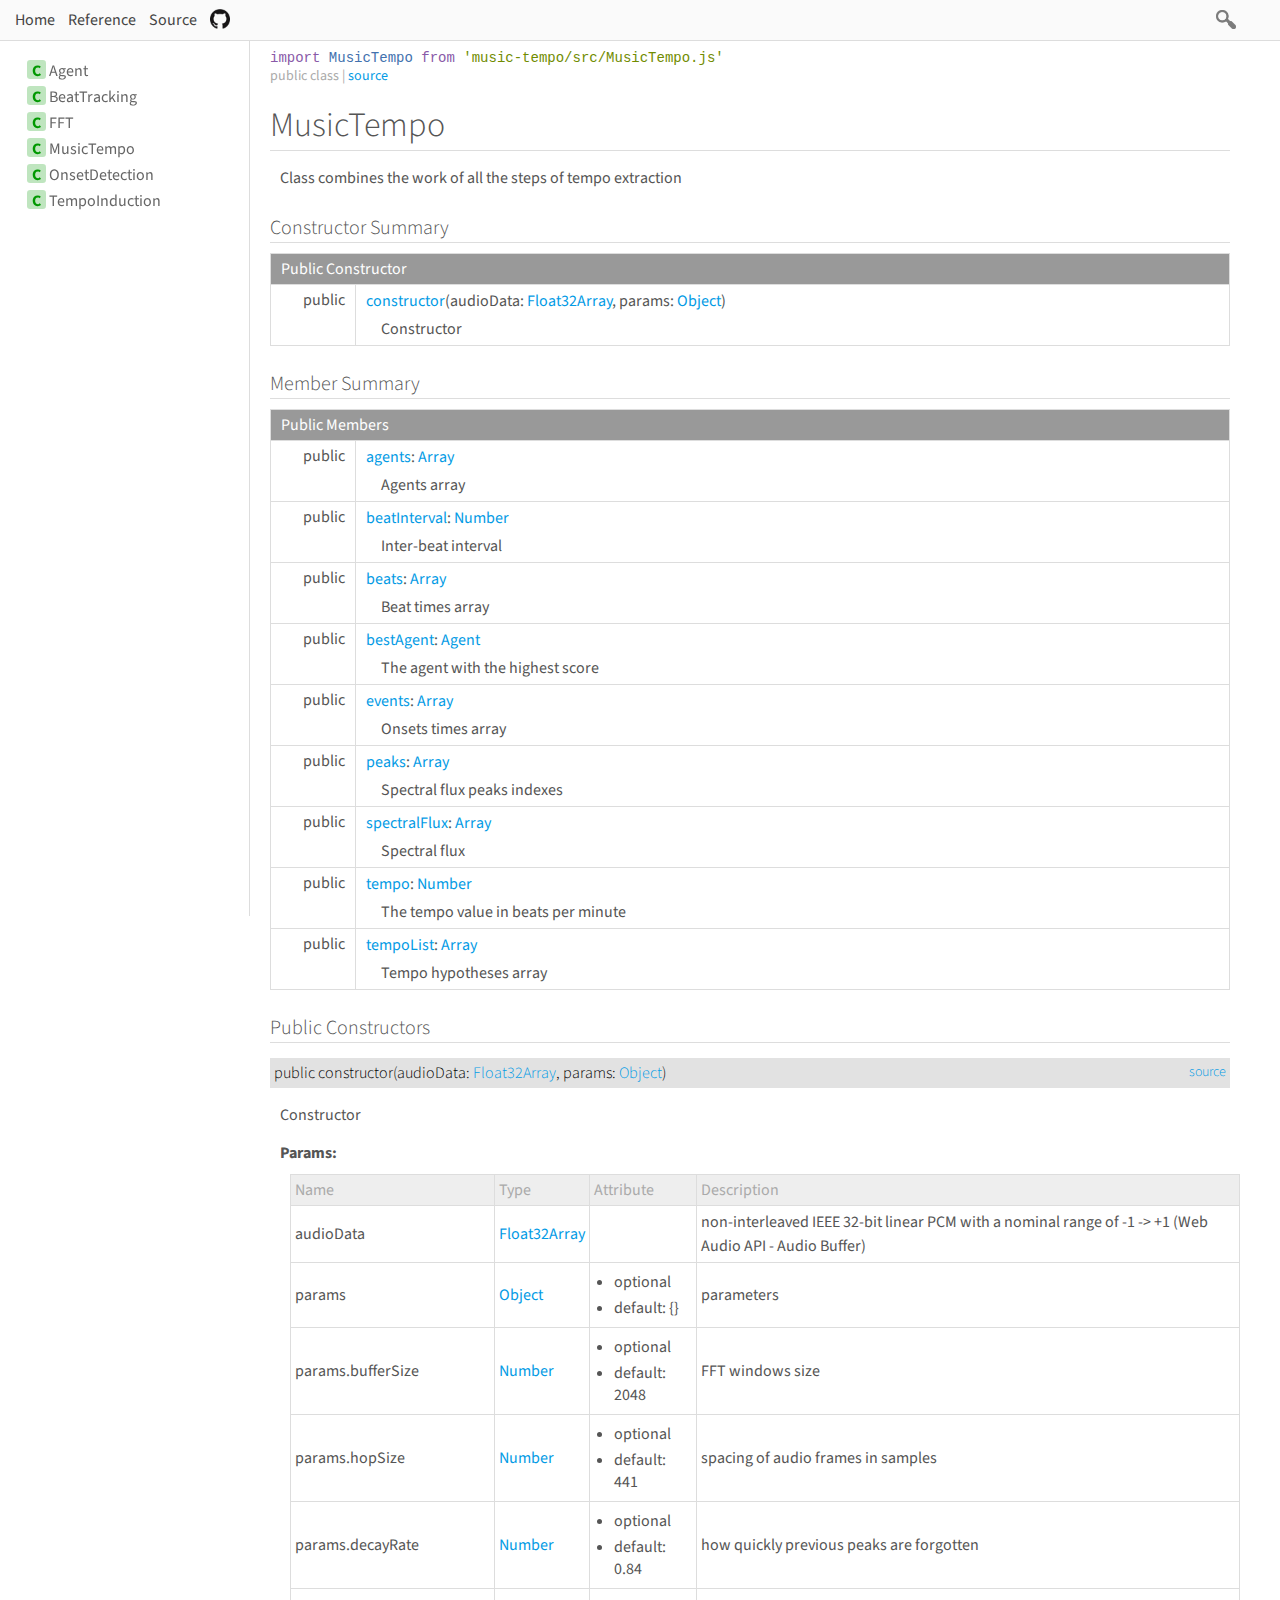
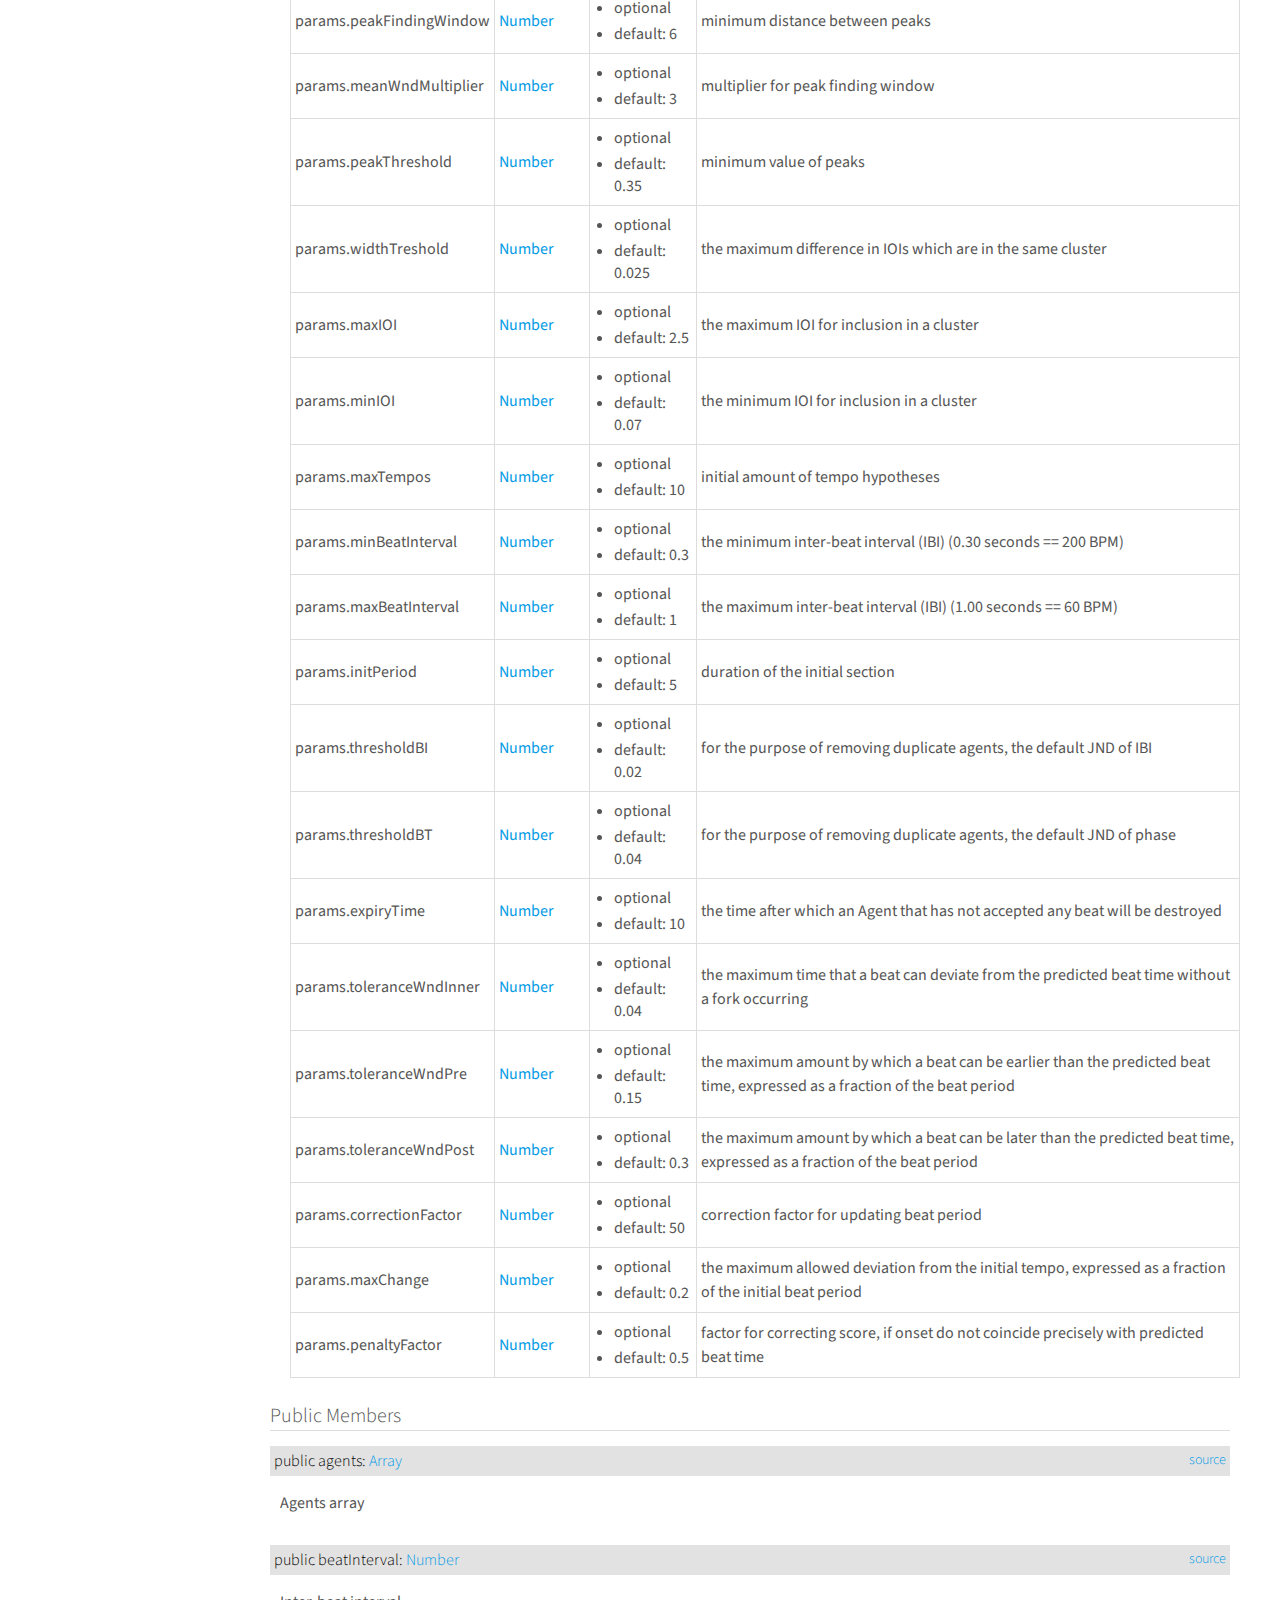
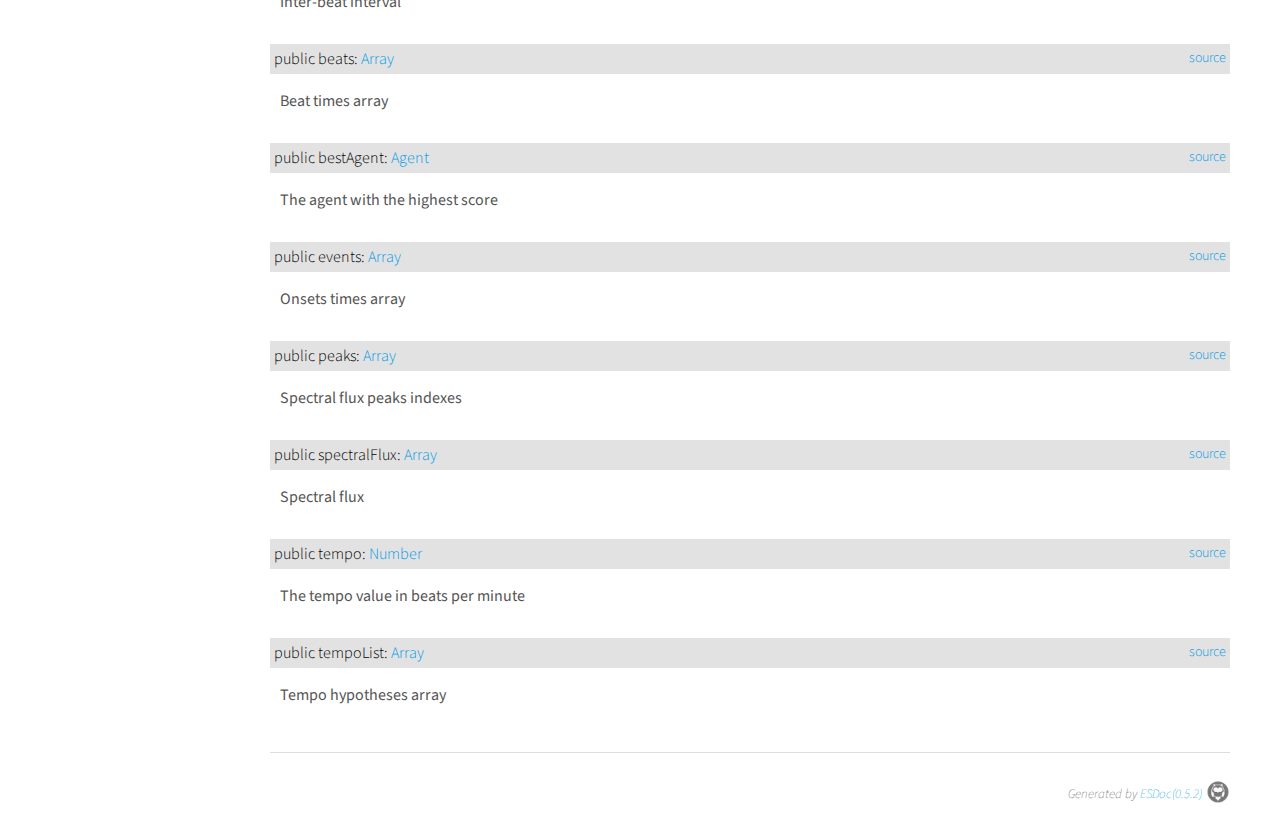
<file: project/music-tempo-master/docs/class/src/MusicTempo.js~MusicTempo.html>
<!DOCTYPE html>
<html>
<head>
  <meta charset="utf-8">
  <base data-ice="baseUrl" href="../../">
  <title data-ice="title">MusicTempo | API Document</title>
  <link type="text/css" rel="stylesheet" href="css/style.css">
  <link type="text/css" rel="stylesheet" href="css/prettify-tomorrow.css">
  <script src="script/prettify/prettify.js"></script>
  
  
  <script src="script/manual.js"></script>
</head>
<body class="layout-container" data-ice="rootContainer">

<header>
  <a href="./">Home</a>
  
  <a href="identifiers.html">Reference</a>
  <a href="source.html">Source</a>
  
  <a data-ice="repoURL" href="https://github.com/killercrush/music-tempo" class="repo-url-github">Repository</a>
  <div class="search-box">
  <span>
    <img src="./image/search.png">
    <span class="search-input-edge"></span><input class="search-input"><span class="search-input-edge"></span>
  </span>
    <ul class="search-result"></ul>
  </div>
</header>

<nav class="navigation" data-ice="nav"><div>
  <ul>
    
  <li data-ice="doc"><span data-ice="kind" class="kind-class">C</span><span data-ice="name"><span><a href="class/src/Agent.js~Agent.html">Agent</a></span></span></li>
<li data-ice="doc"><span data-ice="kind" class="kind-class">C</span><span data-ice="name"><span><a href="class/src/BeatTracking.js~BeatTracking.html">BeatTracking</a></span></span></li>
<li data-ice="doc"><span data-ice="kind" class="kind-class">C</span><span data-ice="name"><span><a href="class/src/FFT.js~FFT.html">FFT</a></span></span></li>
<li data-ice="doc"><span data-ice="kind" class="kind-class">C</span><span data-ice="name"><span><a href="class/src/MusicTempo.js~MusicTempo.html">MusicTempo</a></span></span></li>
<li data-ice="doc"><span data-ice="kind" class="kind-class">C</span><span data-ice="name"><span><a href="class/src/OnsetDetection.js~OnsetDetection.html">OnsetDetection</a></span></span></li>
<li data-ice="doc"><span data-ice="kind" class="kind-class">C</span><span data-ice="name"><span><a href="class/src/TempoInduction.js~TempoInduction.html">TempoInduction</a></span></span></li>
</ul>
</div>
</nav>

<div class="content" data-ice="content"><div class="header-notice">
  <div data-ice="importPath" class="import-path"><pre class="prettyprint"><code data-ice="importPathCode">import MusicTempo from &apos;<span><a href="file/src/MusicTempo.js.html#lineNumber10">music-tempo/src/MusicTempo.js</a></span>&apos;</code></pre></div>
  <span data-ice="access">public</span>
  <span data-ice="kind">class</span>
  
  
  
  <span data-ice="source">| <span><a href="file/src/MusicTempo.js.html#lineNumber10">source</a></span></span>
</div>

<div class="self-detail detail">
  <h1 data-ice="name">MusicTempo</h1>

  

  
  
  
  
  
  
  
  
  

  
  
  <div class="description" data-ice="description"><p>Class combines the work of all the steps of tempo extraction</p>
</div>
  

  

  

  

  
</div>



<div data-ice="constructorSummary"><h2>Constructor Summary</h2><table class="summary" data-ice="summary">
  <thead><tr><td data-ice="title" colspan="3">Public Constructor</td></tr></thead>
  <tbody>
  
  <tr data-ice="target">
    <td>
      <span class="access" data-ice="access">public</span>
      
      
      
      <span class="override" data-ice="override"></span>
    </td>
    <td>
      <div>
        <p>
          
          
          <span data-ice="name"><span><a href="class/src/MusicTempo.js~MusicTempo.html#instance-constructor-constructor">constructor</a></span></span><span data-ice="signature">(audioData: <span><a href="https://developer.mozilla.org/en-US/docs/Web/JavaScript/Reference/Global_Objects/Float32Array">Float32Array</a></span>, params: <span><a href="https://developer.mozilla.org/en-US/docs/Web/JavaScript/Reference/Global_Objects/Object">Object</a></span>)</span>
        </p>
      </div>
      <div>
        
        
        <div data-ice="description"><p>Constructor</p>
</div>
      </div>
    </td>
    <td>
      
      
    </td>
  </tr>
</tbody>
</table>
</div>
<div data-ice="memberSummary"><h2>Member Summary</h2><table class="summary" data-ice="summary">
  <thead><tr><td data-ice="title" colspan="3">Public Members</td></tr></thead>
  <tbody>
  
  <tr data-ice="target">
    <td>
      <span class="access" data-ice="access">public</span>
      
      
      
      <span class="override" data-ice="override"></span>
    </td>
    <td>
      <div>
        <p>
          
          
          <span data-ice="name"><span><a href="class/src/MusicTempo.js~MusicTempo.html#instance-member-agents">agents</a></span></span><span data-ice="signature">: <span><a href="https://developer.mozilla.org/en-US/docs/Web/JavaScript/Reference/Global_Objects/Array">Array</a></span></span>
        </p>
      </div>
      <div>
        
        
        <div data-ice="description"><p>Agents array</p>
</div>
      </div>
    </td>
    <td>
      
      
    </td>
  </tr>
<tr data-ice="target">
    <td>
      <span class="access" data-ice="access">public</span>
      
      
      
      <span class="override" data-ice="override"></span>
    </td>
    <td>
      <div>
        <p>
          
          
          <span data-ice="name"><span><a href="class/src/MusicTempo.js~MusicTempo.html#instance-member-beatInterval">beatInterval</a></span></span><span data-ice="signature">: <span><a href="https://developer.mozilla.org/en-US/docs/Web/JavaScript/Reference/Global_Objects/Number">Number</a></span></span>
        </p>
      </div>
      <div>
        
        
        <div data-ice="description"><p>Inter-beat interval</p>
</div>
      </div>
    </td>
    <td>
      
      
    </td>
  </tr>
<tr data-ice="target">
    <td>
      <span class="access" data-ice="access">public</span>
      
      
      
      <span class="override" data-ice="override"></span>
    </td>
    <td>
      <div>
        <p>
          
          
          <span data-ice="name"><span><a href="class/src/MusicTempo.js~MusicTempo.html#instance-member-beats">beats</a></span></span><span data-ice="signature">: <span><a href="https://developer.mozilla.org/en-US/docs/Web/JavaScript/Reference/Global_Objects/Array">Array</a></span></span>
        </p>
      </div>
      <div>
        
        
        <div data-ice="description"><p>Beat times array</p>
</div>
      </div>
    </td>
    <td>
      
      
    </td>
  </tr>
<tr data-ice="target">
    <td>
      <span class="access" data-ice="access">public</span>
      
      
      
      <span class="override" data-ice="override"></span>
    </td>
    <td>
      <div>
        <p>
          
          
          <span data-ice="name"><span><a href="class/src/MusicTempo.js~MusicTempo.html#instance-member-bestAgent">bestAgent</a></span></span><span data-ice="signature">: <span><a href="class/src/Agent.js~Agent.html">Agent</a></span></span>
        </p>
      </div>
      <div>
        
        
        <div data-ice="description"><p>The agent with the highest score</p>
</div>
      </div>
    </td>
    <td>
      
      
    </td>
  </tr>
<tr data-ice="target">
    <td>
      <span class="access" data-ice="access">public</span>
      
      
      
      <span class="override" data-ice="override"></span>
    </td>
    <td>
      <div>
        <p>
          
          
          <span data-ice="name"><span><a href="class/src/MusicTempo.js~MusicTempo.html#instance-member-events">events</a></span></span><span data-ice="signature">: <span><a href="https://developer.mozilla.org/en-US/docs/Web/JavaScript/Reference/Global_Objects/Array">Array</a></span></span>
        </p>
      </div>
      <div>
        
        
        <div data-ice="description"><p>Onsets times array</p>
</div>
      </div>
    </td>
    <td>
      
      
    </td>
  </tr>
<tr data-ice="target">
    <td>
      <span class="access" data-ice="access">public</span>
      
      
      
      <span class="override" data-ice="override"></span>
    </td>
    <td>
      <div>
        <p>
          
          
          <span data-ice="name"><span><a href="class/src/MusicTempo.js~MusicTempo.html#instance-member-peaks">peaks</a></span></span><span data-ice="signature">: <span><a href="https://developer.mozilla.org/en-US/docs/Web/JavaScript/Reference/Global_Objects/Array">Array</a></span></span>
        </p>
      </div>
      <div>
        
        
        <div data-ice="description"><p>Spectral flux peaks indexes</p>
</div>
      </div>
    </td>
    <td>
      
      
    </td>
  </tr>
<tr data-ice="target">
    <td>
      <span class="access" data-ice="access">public</span>
      
      
      
      <span class="override" data-ice="override"></span>
    </td>
    <td>
      <div>
        <p>
          
          
          <span data-ice="name"><span><a href="class/src/MusicTempo.js~MusicTempo.html#instance-member-spectralFlux">spectralFlux</a></span></span><span data-ice="signature">: <span><a href="https://developer.mozilla.org/en-US/docs/Web/JavaScript/Reference/Global_Objects/Array">Array</a></span></span>
        </p>
      </div>
      <div>
        
        
        <div data-ice="description"><p>Spectral flux</p>
</div>
      </div>
    </td>
    <td>
      
      
    </td>
  </tr>
<tr data-ice="target">
    <td>
      <span class="access" data-ice="access">public</span>
      
      
      
      <span class="override" data-ice="override"></span>
    </td>
    <td>
      <div>
        <p>
          
          
          <span data-ice="name"><span><a href="class/src/MusicTempo.js~MusicTempo.html#instance-member-tempo">tempo</a></span></span><span data-ice="signature">: <span><a href="https://developer.mozilla.org/en-US/docs/Web/JavaScript/Reference/Global_Objects/Number">Number</a></span></span>
        </p>
      </div>
      <div>
        
        
        <div data-ice="description"><p>The tempo value in beats per minute</p>
</div>
      </div>
    </td>
    <td>
      
      
    </td>
  </tr>
<tr data-ice="target">
    <td>
      <span class="access" data-ice="access">public</span>
      
      
      
      <span class="override" data-ice="override"></span>
    </td>
    <td>
      <div>
        <p>
          
          
          <span data-ice="name"><span><a href="class/src/MusicTempo.js~MusicTempo.html#instance-member-tempoList">tempoList</a></span></span><span data-ice="signature">: <span><a href="https://developer.mozilla.org/en-US/docs/Web/JavaScript/Reference/Global_Objects/Array">Array</a></span></span>
        </p>
      </div>
      <div>
        
        
        <div data-ice="description"><p>Tempo hypotheses array</p>
</div>
      </div>
    </td>
    <td>
      
      
    </td>
  </tr>
</tbody>
</table>
</div>






<div data-ice="constructorDetails"><h2 data-ice="title">Public Constructors</h2>

<div class="detail" data-ice="detail">
  <h3 data-ice="anchor" id="instance-constructor-constructor">
    <span class="access" data-ice="access">public</span>
    
    
    
    
    
    <span data-ice="name">constructor</span><span data-ice="signature">(audioData: <span><a href="https://developer.mozilla.org/en-US/docs/Web/JavaScript/Reference/Global_Objects/Float32Array">Float32Array</a></span>, params: <span><a href="https://developer.mozilla.org/en-US/docs/Web/JavaScript/Reference/Global_Objects/Object">Object</a></span>)</span>
    <span class="right-info">
      
      
      <span data-ice="source"><span><a href="file/src/MusicTempo.js.html#lineNumber38">source</a></span></span>
    </span>
  </h3>

  
  
  
  <div data-ice="description"><p>Constructor</p>
</div>

  

  <div data-ice="properties"><div data-ice="properties">
  <h4 data-ice="title">Params:</h4>
  <table class="params">
    <thead>
    <tr><td>Name</td><td>Type</td><td>Attribute</td><td>Description</td></tr>
    </thead>
    <tbody>
    
    <tr data-ice="property" data-depth="0">
      <td data-ice="name" data-depth="0">audioData</td>
      <td data-ice="type"><span><a href="https://developer.mozilla.org/en-US/docs/Web/JavaScript/Reference/Global_Objects/Float32Array">Float32Array</a></span></td>
      <td data-ice="appendix"></td>
      <td data-ice="description"><p>non-interleaved IEEE 32-bit linear PCM with a nominal range of -1 -&gt; +1 (Web Audio API - Audio Buffer)</p>
</td>
    </tr>
<tr data-ice="property" data-depth="0">
      <td data-ice="name" data-depth="0">params</td>
      <td data-ice="type"><span><a href="https://developer.mozilla.org/en-US/docs/Web/JavaScript/Reference/Global_Objects/Object">Object</a></span></td>
      <td data-ice="appendix"><ul><li>optional</li>
<li>default: {}</li></ul></td>
      <td data-ice="description"><p>parameters</p>
</td>
    </tr>
<tr data-ice="property" data-depth="1">
      <td data-ice="name" data-depth="1">params.bufferSize</td>
      <td data-ice="type"><span><a href="https://developer.mozilla.org/en-US/docs/Web/JavaScript/Reference/Global_Objects/Number">Number</a></span></td>
      <td data-ice="appendix"><ul><li>optional</li>
<li>default: 2048</li></ul></td>
      <td data-ice="description"><p>FFT windows size</p>
</td>
    </tr>
<tr data-ice="property" data-depth="1">
      <td data-ice="name" data-depth="1">params.hopSize</td>
      <td data-ice="type"><span><a href="https://developer.mozilla.org/en-US/docs/Web/JavaScript/Reference/Global_Objects/Number">Number</a></span></td>
      <td data-ice="appendix"><ul><li>optional</li>
<li>default: 441</li></ul></td>
      <td data-ice="description"><p>spacing of audio frames in samples</p>
</td>
    </tr>
<tr data-ice="property" data-depth="1">
      <td data-ice="name" data-depth="1">params.decayRate</td>
      <td data-ice="type"><span><a href="https://developer.mozilla.org/en-US/docs/Web/JavaScript/Reference/Global_Objects/Number">Number</a></span></td>
      <td data-ice="appendix"><ul><li>optional</li>
<li>default: 0.84</li></ul></td>
      <td data-ice="description"><p>how quickly previous peaks are forgotten</p>
</td>
    </tr>
<tr data-ice="property" data-depth="1">
      <td data-ice="name" data-depth="1">params.peakFindingWindow</td>
      <td data-ice="type"><span><a href="https://developer.mozilla.org/en-US/docs/Web/JavaScript/Reference/Global_Objects/Number">Number</a></span></td>
      <td data-ice="appendix"><ul><li>optional</li>
<li>default: 6</li></ul></td>
      <td data-ice="description"><p>minimum distance between peaks</p>
</td>
    </tr>
<tr data-ice="property" data-depth="1">
      <td data-ice="name" data-depth="1">params.meanWndMultiplier</td>
      <td data-ice="type"><span><a href="https://developer.mozilla.org/en-US/docs/Web/JavaScript/Reference/Global_Objects/Number">Number</a></span></td>
      <td data-ice="appendix"><ul><li>optional</li>
<li>default: 3</li></ul></td>
      <td data-ice="description"><p>multiplier for peak finding window</p>
</td>
    </tr>
<tr data-ice="property" data-depth="1">
      <td data-ice="name" data-depth="1">params.peakThreshold</td>
      <td data-ice="type"><span><a href="https://developer.mozilla.org/en-US/docs/Web/JavaScript/Reference/Global_Objects/Number">Number</a></span></td>
      <td data-ice="appendix"><ul><li>optional</li>
<li>default: 0.35</li></ul></td>
      <td data-ice="description"><p>minimum value of peaks</p>
</td>
    </tr>
<tr data-ice="property" data-depth="1">
      <td data-ice="name" data-depth="1">params.widthTreshold</td>
      <td data-ice="type"><span><a href="https://developer.mozilla.org/en-US/docs/Web/JavaScript/Reference/Global_Objects/Number">Number</a></span></td>
      <td data-ice="appendix"><ul><li>optional</li>
<li>default: 0.025</li></ul></td>
      <td data-ice="description"><p>the maximum difference in IOIs which are in the same cluster</p>
</td>
    </tr>
<tr data-ice="property" data-depth="1">
      <td data-ice="name" data-depth="1">params.maxIOI</td>
      <td data-ice="type"><span><a href="https://developer.mozilla.org/en-US/docs/Web/JavaScript/Reference/Global_Objects/Number">Number</a></span></td>
      <td data-ice="appendix"><ul><li>optional</li>
<li>default: 2.5</li></ul></td>
      <td data-ice="description"><p>the maximum IOI for inclusion in a cluster</p>
</td>
    </tr>
<tr data-ice="property" data-depth="1">
      <td data-ice="name" data-depth="1">params.minIOI</td>
      <td data-ice="type"><span><a href="https://developer.mozilla.org/en-US/docs/Web/JavaScript/Reference/Global_Objects/Number">Number</a></span></td>
      <td data-ice="appendix"><ul><li>optional</li>
<li>default: 0.07</li></ul></td>
      <td data-ice="description"><p>the minimum IOI for inclusion in a cluster</p>
</td>
    </tr>
<tr data-ice="property" data-depth="1">
      <td data-ice="name" data-depth="1">params.maxTempos</td>
      <td data-ice="type"><span><a href="https://developer.mozilla.org/en-US/docs/Web/JavaScript/Reference/Global_Objects/Number">Number</a></span></td>
      <td data-ice="appendix"><ul><li>optional</li>
<li>default: 10</li></ul></td>
      <td data-ice="description"><p>initial amount of tempo hypotheses</p>
</td>
    </tr>
<tr data-ice="property" data-depth="1">
      <td data-ice="name" data-depth="1">params.minBeatInterval</td>
      <td data-ice="type"><span><a href="https://developer.mozilla.org/en-US/docs/Web/JavaScript/Reference/Global_Objects/Number">Number</a></span></td>
      <td data-ice="appendix"><ul><li>optional</li>
<li>default: 0.3</li></ul></td>
      <td data-ice="description"><p>the minimum inter-beat interval (IBI) (0.30 seconds == 200 BPM)</p>
</td>
    </tr>
<tr data-ice="property" data-depth="1">
      <td data-ice="name" data-depth="1">params.maxBeatInterval</td>
      <td data-ice="type"><span><a href="https://developer.mozilla.org/en-US/docs/Web/JavaScript/Reference/Global_Objects/Number">Number</a></span></td>
      <td data-ice="appendix"><ul><li>optional</li>
<li>default: 1</li></ul></td>
      <td data-ice="description"><p>the maximum inter-beat interval (IBI) (1.00 seconds ==  60 BPM)</p>
</td>
    </tr>
<tr data-ice="property" data-depth="1">
      <td data-ice="name" data-depth="1">params.initPeriod</td>
      <td data-ice="type"><span><a href="https://developer.mozilla.org/en-US/docs/Web/JavaScript/Reference/Global_Objects/Number">Number</a></span></td>
      <td data-ice="appendix"><ul><li>optional</li>
<li>default: 5</li></ul></td>
      <td data-ice="description"><p>duration of the initial section</p>
</td>
    </tr>
<tr data-ice="property" data-depth="1">
      <td data-ice="name" data-depth="1">params.thresholdBI</td>
      <td data-ice="type"><span><a href="https://developer.mozilla.org/en-US/docs/Web/JavaScript/Reference/Global_Objects/Number">Number</a></span></td>
      <td data-ice="appendix"><ul><li>optional</li>
<li>default: 0.02</li></ul></td>
      <td data-ice="description"><p>for the purpose of removing duplicate agents, the default JND of IBI</p>
</td>
    </tr>
<tr data-ice="property" data-depth="1">
      <td data-ice="name" data-depth="1">params.thresholdBT</td>
      <td data-ice="type"><span><a href="https://developer.mozilla.org/en-US/docs/Web/JavaScript/Reference/Global_Objects/Number">Number</a></span></td>
      <td data-ice="appendix"><ul><li>optional</li>
<li>default: 0.04</li></ul></td>
      <td data-ice="description"><p>for the purpose of removing duplicate agents, the default JND of phase</p>
</td>
    </tr>
<tr data-ice="property" data-depth="1">
      <td data-ice="name" data-depth="1">params.expiryTime</td>
      <td data-ice="type"><span><a href="https://developer.mozilla.org/en-US/docs/Web/JavaScript/Reference/Global_Objects/Number">Number</a></span></td>
      <td data-ice="appendix"><ul><li>optional</li>
<li>default: 10</li></ul></td>
      <td data-ice="description"><p>the time after which an Agent that has not accepted any beat will be destroyed</p>
</td>
    </tr>
<tr data-ice="property" data-depth="1">
      <td data-ice="name" data-depth="1">params.toleranceWndInner</td>
      <td data-ice="type"><span><a href="https://developer.mozilla.org/en-US/docs/Web/JavaScript/Reference/Global_Objects/Number">Number</a></span></td>
      <td data-ice="appendix"><ul><li>optional</li>
<li>default: 0.04</li></ul></td>
      <td data-ice="description"><p>the maximum time that a beat can deviate from the predicted beat time without a fork occurring</p>
</td>
    </tr>
<tr data-ice="property" data-depth="1">
      <td data-ice="name" data-depth="1">params.toleranceWndPre</td>
      <td data-ice="type"><span><a href="https://developer.mozilla.org/en-US/docs/Web/JavaScript/Reference/Global_Objects/Number">Number</a></span></td>
      <td data-ice="appendix"><ul><li>optional</li>
<li>default: 0.15</li></ul></td>
      <td data-ice="description"><p>the maximum amount by which a beat can be earlier than the predicted beat time, expressed as a fraction of the beat period</p>
</td>
    </tr>
<tr data-ice="property" data-depth="1">
      <td data-ice="name" data-depth="1">params.toleranceWndPost</td>
      <td data-ice="type"><span><a href="https://developer.mozilla.org/en-US/docs/Web/JavaScript/Reference/Global_Objects/Number">Number</a></span></td>
      <td data-ice="appendix"><ul><li>optional</li>
<li>default: 0.3</li></ul></td>
      <td data-ice="description"><p>the maximum amount by which a beat can be later than the predicted beat time, expressed as a fraction of the beat period</p>
</td>
    </tr>
<tr data-ice="property" data-depth="1">
      <td data-ice="name" data-depth="1">params.correctionFactor</td>
      <td data-ice="type"><span><a href="https://developer.mozilla.org/en-US/docs/Web/JavaScript/Reference/Global_Objects/Number">Number</a></span></td>
      <td data-ice="appendix"><ul><li>optional</li>
<li>default: 50</li></ul></td>
      <td data-ice="description"><p>correction factor for updating beat period</p>
</td>
    </tr>
<tr data-ice="property" data-depth="1">
      <td data-ice="name" data-depth="1">params.maxChange</td>
      <td data-ice="type"><span><a href="https://developer.mozilla.org/en-US/docs/Web/JavaScript/Reference/Global_Objects/Number">Number</a></span></td>
      <td data-ice="appendix"><ul><li>optional</li>
<li>default: 0.2</li></ul></td>
      <td data-ice="description"><p>the maximum allowed deviation from the initial tempo, expressed as a fraction of the initial beat period</p>
</td>
    </tr>
<tr data-ice="property" data-depth="1">
      <td data-ice="name" data-depth="1">params.penaltyFactor</td>
      <td data-ice="type"><span><a href="https://developer.mozilla.org/en-US/docs/Web/JavaScript/Reference/Global_Objects/Number">Number</a></span></td>
      <td data-ice="appendix"><ul><li>optional</li>
<li>default: 0.5</li></ul></td>
      <td data-ice="description"><p>factor for correcting score, if onset do not coincide precisely with predicted beat time</p>
</td>
    </tr>
</tbody>
  </table>
</div>
</div>

  

  

  

  

  

  

  

  
  
</div>
</div>
<div data-ice="memberDetails"><h2 data-ice="title">Public Members</h2>

<div class="detail" data-ice="detail">
  <h3 data-ice="anchor" id="instance-member-agents">
    <span class="access" data-ice="access">public</span>
    
    
    
    
    
    <span data-ice="name">agents</span><span data-ice="signature">: <span><a href="https://developer.mozilla.org/en-US/docs/Web/JavaScript/Reference/Global_Objects/Array">Array</a></span></span>
    <span class="right-info">
      
      
      <span data-ice="source"><span><a href="file/src/MusicTempo.js.html#lineNumber82">source</a></span></span>
    </span>
  </h3>

  
  
  
  <div data-ice="description"><p>Agents array</p>
</div>

  

  <div data-ice="properties">
</div>

  

  

  

  

  

  

  

  
  
</div>
<div class="detail" data-ice="detail">
  <h3 data-ice="anchor" id="instance-member-beatInterval">
    <span class="access" data-ice="access">public</span>
    
    
    
    
    
    <span data-ice="name">beatInterval</span><span data-ice="signature">: <span><a href="https://developer.mozilla.org/en-US/docs/Web/JavaScript/Reference/Global_Objects/Number">Number</a></span></span>
    <span class="right-info">
      
      
      <span data-ice="source"><span><a href="file/src/MusicTempo.js.html#lineNumber100">source</a></span></span>
    </span>
  </h3>

  
  
  
  <div data-ice="description"><p>Inter-beat interval</p>
</div>

  

  <div data-ice="properties">
</div>

  

  

  

  

  

  

  

  
  
</div>
<div class="detail" data-ice="detail">
  <h3 data-ice="anchor" id="instance-member-beats">
    <span class="access" data-ice="access">public</span>
    
    
    
    
    
    <span data-ice="name">beats</span><span data-ice="signature">: <span><a href="https://developer.mozilla.org/en-US/docs/Web/JavaScript/Reference/Global_Objects/Array">Array</a></span></span>
    <span class="right-info">
      
      
      <span data-ice="source"><span><a href="file/src/MusicTempo.js.html#lineNumber95">source</a></span></span>
    </span>
  </h3>

  
  
  
  <div data-ice="description"><p>Beat times array</p>
</div>

  

  <div data-ice="properties">
</div>

  

  

  

  

  

  

  

  
  
</div>
<div class="detail" data-ice="detail">
  <h3 data-ice="anchor" id="instance-member-bestAgent">
    <span class="access" data-ice="access">public</span>
    
    
    
    
    
    <span data-ice="name">bestAgent</span><span data-ice="signature">: <span><a href="class/src/Agent.js~Agent.html">Agent</a></span></span>
    <span class="right-info">
      
      
      <span data-ice="source"><span><a href="file/src/MusicTempo.js.html#lineNumber113">source</a></span></span>
    </span>
  </h3>

  
  
  
  <div data-ice="description"><p>The agent with the highest score</p>
</div>

  

  <div data-ice="properties">
</div>

  

  

  

  

  

  

  

  
  
</div>
<div class="detail" data-ice="detail">
  <h3 data-ice="anchor" id="instance-member-events">
    <span class="access" data-ice="access">public</span>
    
    
    
    
    
    <span data-ice="name">events</span><span data-ice="signature">: <span><a href="https://developer.mozilla.org/en-US/docs/Web/JavaScript/Reference/Global_Objects/Array">Array</a></span></span>
    <span class="right-info">
      
      
      <span data-ice="source"><span><a href="file/src/MusicTempo.js.html#lineNumber59">source</a></span></span>
    </span>
  </h3>

  
  
  
  <div data-ice="description"><p>Onsets times array</p>
</div>

  

  <div data-ice="properties">
</div>

  

  

  

  

  

  

  

  
  
</div>
<div class="detail" data-ice="detail">
  <h3 data-ice="anchor" id="instance-member-peaks">
    <span class="access" data-ice="access">public</span>
    
    
    
    
    
    <span data-ice="name">peaks</span><span data-ice="signature">: <span><a href="https://developer.mozilla.org/en-US/docs/Web/JavaScript/Reference/Global_Objects/Array">Array</a></span></span>
    <span class="right-info">
      
      
      <span data-ice="source"><span><a href="file/src/MusicTempo.js.html#lineNumber54">source</a></span></span>
    </span>
  </h3>

  
  
  
  <div data-ice="description"><p>Spectral flux peaks indexes</p>
</div>

  

  <div data-ice="properties">
</div>

  

  

  

  

  

  

  

  
  
</div>
<div class="detail" data-ice="detail">
  <h3 data-ice="anchor" id="instance-member-spectralFlux">
    <span class="access" data-ice="access">public</span>
    
    
    
    
    
    <span data-ice="name">spectralFlux</span><span data-ice="signature">: <span><a href="https://developer.mozilla.org/en-US/docs/Web/JavaScript/Reference/Global_Objects/Array">Array</a></span></span>
    <span class="right-info">
      
      
      <span data-ice="source"><span><a href="file/src/MusicTempo.js.html#lineNumber48">source</a></span></span>
    </span>
  </h3>

  
  
  
  <div data-ice="description"><p>Spectral flux</p>
</div>

  

  <div data-ice="properties">
</div>

  

  

  

  

  

  

  

  
  
</div>
<div class="detail" data-ice="detail">
  <h3 data-ice="anchor" id="instance-member-tempo">
    <span class="access" data-ice="access">public</span>
    
    
    
    
    
    <span data-ice="name">tempo</span><span data-ice="signature">: <span><a href="https://developer.mozilla.org/en-US/docs/Web/JavaScript/Reference/Global_Objects/Number">Number</a></span></span>
    <span class="right-info">
      
      
      <span data-ice="source"><span><a href="file/src/MusicTempo.js.html#lineNumber90">source</a></span></span>
    </span>
  </h3>

  
  
  
  <div data-ice="description"><p>The tempo value in beats per minute</p>
</div>

  

  <div data-ice="properties">
</div>

  

  

  

  

  

  

  

  
  
</div>
<div class="detail" data-ice="detail">
  <h3 data-ice="anchor" id="instance-member-tempoList">
    <span class="access" data-ice="access">public</span>
    
    
    
    
    
    <span data-ice="name">tempoList</span><span data-ice="signature">: <span><a href="https://developer.mozilla.org/en-US/docs/Web/JavaScript/Reference/Global_Objects/Array">Array</a></span></span>
    <span class="right-info">
      
      
      <span data-ice="source"><span><a href="file/src/MusicTempo.js.html#lineNumber74">source</a></span></span>
    </span>
  </h3>

  
  
  
  <div data-ice="description"><p>Tempo hypotheses array</p>
</div>

  

  <div data-ice="properties">
</div>

  

  

  

  

  

  

  

  
  
</div>
</div>

</div>

<footer class="footer">
  Generated by <a href="https://esdoc.org">ESDoc<span data-ice="esdocVersion">(0.5.2)</span><img src="./image/esdoc-logo-mini-black.png"></a>
</footer>

<script src="script/search_index.js"></script>
<script src="script/search.js"></script>
<script src="script/pretty-print.js"></script>
<script src="script/inherited-summary.js"></script>
<script src="script/test-summary.js"></script>
<script src="script/inner-link.js"></script>
<script src="script/patch-for-local.js"></script>
</body>
</html>
</file>
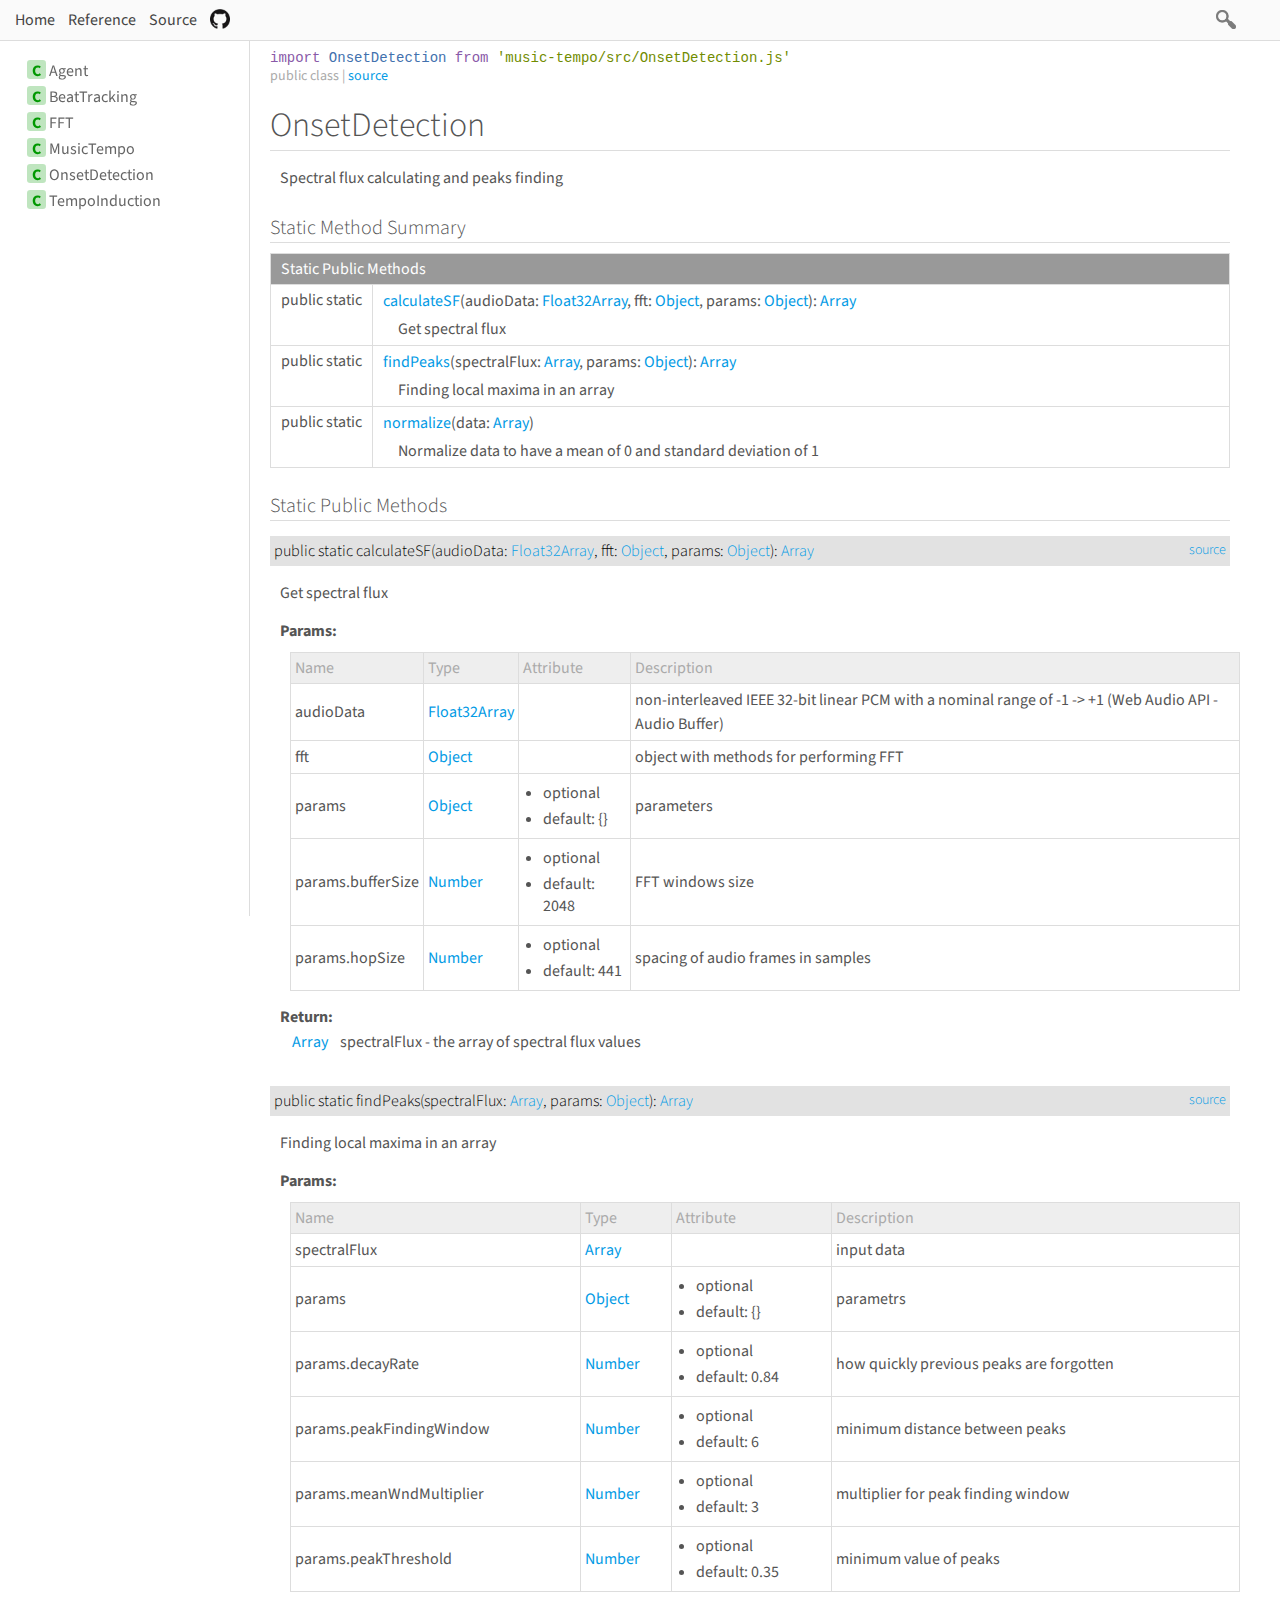
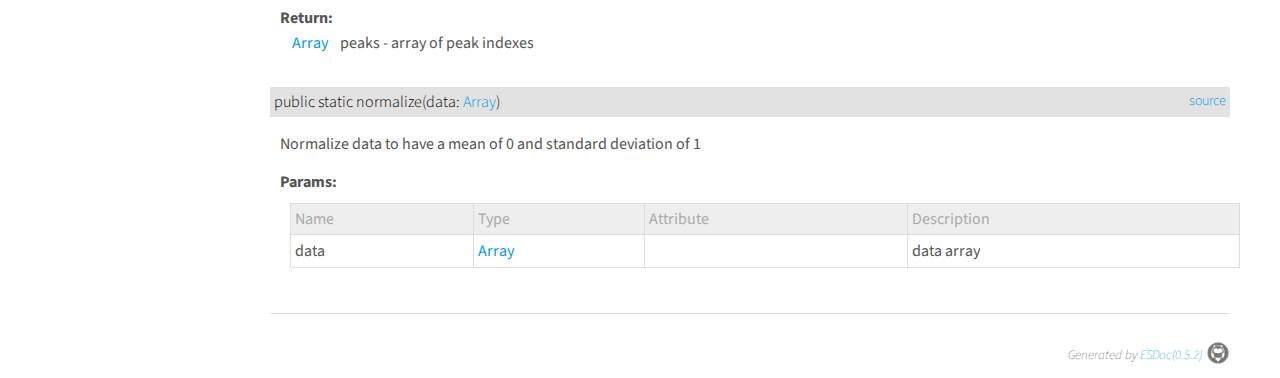
<file: project/music-tempo-master/docs/class/src/OnsetDetection.js~OnsetDetection.html>
<!DOCTYPE html>
<html>
<head>
  <meta charset="utf-8">
  <base data-ice="baseUrl" href="../../">
  <title data-ice="title">OnsetDetection | API Document</title>
  <link type="text/css" rel="stylesheet" href="css/style.css">
  <link type="text/css" rel="stylesheet" href="css/prettify-tomorrow.css">
  <script src="script/prettify/prettify.js"></script>
  
  
  <script src="script/manual.js"></script>
</head>
<body class="layout-container" data-ice="rootContainer">

<header>
  <a href="./">Home</a>
  
  <a href="identifiers.html">Reference</a>
  <a href="source.html">Source</a>
  
  <a data-ice="repoURL" href="https://github.com/killercrush/music-tempo" class="repo-url-github">Repository</a>
  <div class="search-box">
  <span>
    <img src="./image/search.png">
    <span class="search-input-edge"></span><input class="search-input"><span class="search-input-edge"></span>
  </span>
    <ul class="search-result"></ul>
  </div>
</header>

<nav class="navigation" data-ice="nav"><div>
  <ul>
    
  <li data-ice="doc"><span data-ice="kind" class="kind-class">C</span><span data-ice="name"><span><a href="class/src/Agent.js~Agent.html">Agent</a></span></span></li>
<li data-ice="doc"><span data-ice="kind" class="kind-class">C</span><span data-ice="name"><span><a href="class/src/BeatTracking.js~BeatTracking.html">BeatTracking</a></span></span></li>
<li data-ice="doc"><span data-ice="kind" class="kind-class">C</span><span data-ice="name"><span><a href="class/src/FFT.js~FFT.html">FFT</a></span></span></li>
<li data-ice="doc"><span data-ice="kind" class="kind-class">C</span><span data-ice="name"><span><a href="class/src/MusicTempo.js~MusicTempo.html">MusicTempo</a></span></span></li>
<li data-ice="doc"><span data-ice="kind" class="kind-class">C</span><span data-ice="name"><span><a href="class/src/OnsetDetection.js~OnsetDetection.html">OnsetDetection</a></span></span></li>
<li data-ice="doc"><span data-ice="kind" class="kind-class">C</span><span data-ice="name"><span><a href="class/src/TempoInduction.js~TempoInduction.html">TempoInduction</a></span></span></li>
</ul>
</div>
</nav>

<div class="content" data-ice="content"><div class="header-notice">
  <div data-ice="importPath" class="import-path"><pre class="prettyprint"><code data-ice="importPathCode">import OnsetDetection from &apos;<span><a href="file/src/OnsetDetection.js.html#lineNumber5">music-tempo/src/OnsetDetection.js</a></span>&apos;</code></pre></div>
  <span data-ice="access">public</span>
  <span data-ice="kind">class</span>
  
  
  
  <span data-ice="source">| <span><a href="file/src/OnsetDetection.js.html#lineNumber5">source</a></span></span>
</div>

<div class="self-detail detail">
  <h1 data-ice="name">OnsetDetection</h1>

  

  
  
  
  
  
  
  
  
  

  
  
  <div class="description" data-ice="description"><p>Spectral flux calculating and peaks finding</p>
</div>
  

  

  

  

  
</div>


<div data-ice="staticMethodSummary"><h2>Static Method Summary</h2><table class="summary" data-ice="summary">
  <thead><tr><td data-ice="title" colspan="3">Static Public Methods</td></tr></thead>
  <tbody>
  
  <tr data-ice="target">
    <td>
      <span class="access" data-ice="access">public</span>
      <span data-ice="static">static</span>
      
      
      <span class="override" data-ice="override"></span>
    </td>
    <td>
      <div>
        <p>
          
          
          <span data-ice="name"><span><a href="class/src/OnsetDetection.js~OnsetDetection.html#static-method-calculateSF">calculateSF</a></span></span><span data-ice="signature">(audioData: <span><a href="https://developer.mozilla.org/en-US/docs/Web/JavaScript/Reference/Global_Objects/Float32Array">Float32Array</a></span>, fft: <span><a href="https://developer.mozilla.org/en-US/docs/Web/JavaScript/Reference/Global_Objects/Object">Object</a></span>, params: <span><a href="https://developer.mozilla.org/en-US/docs/Web/JavaScript/Reference/Global_Objects/Object">Object</a></span>): <span><a href="https://developer.mozilla.org/en-US/docs/Web/JavaScript/Reference/Global_Objects/Array">Array</a></span></span>
        </p>
      </div>
      <div>
        
        
        <div data-ice="description"><p>Get spectral flux</p>
</div>
      </div>
    </td>
    <td>
      
      
    </td>
  </tr>
<tr data-ice="target">
    <td>
      <span class="access" data-ice="access">public</span>
      <span data-ice="static">static</span>
      
      
      <span class="override" data-ice="override"></span>
    </td>
    <td>
      <div>
        <p>
          
          
          <span data-ice="name"><span><a href="class/src/OnsetDetection.js~OnsetDetection.html#static-method-findPeaks">findPeaks</a></span></span><span data-ice="signature">(spectralFlux: <span><a href="https://developer.mozilla.org/en-US/docs/Web/JavaScript/Reference/Global_Objects/Array">Array</a></span>, params: <span><a href="https://developer.mozilla.org/en-US/docs/Web/JavaScript/Reference/Global_Objects/Object">Object</a></span>): <span><a href="https://developer.mozilla.org/en-US/docs/Web/JavaScript/Reference/Global_Objects/Array">Array</a></span></span>
        </p>
      </div>
      <div>
        
        
        <div data-ice="description"><p>Finding local maxima in an array</p>
</div>
      </div>
    </td>
    <td>
      
      
    </td>
  </tr>
<tr data-ice="target">
    <td>
      <span class="access" data-ice="access">public</span>
      <span data-ice="static">static</span>
      
      
      <span class="override" data-ice="override"></span>
    </td>
    <td>
      <div>
        <p>
          
          
          <span data-ice="name"><span><a href="class/src/OnsetDetection.js~OnsetDetection.html#static-method-normalize">normalize</a></span></span><span data-ice="signature">(data: <span><a href="https://developer.mozilla.org/en-US/docs/Web/JavaScript/Reference/Global_Objects/Array">Array</a></span>)</span>
        </p>
      </div>
      <div>
        
        
        <div data-ice="description"><p>Normalize data to have a mean of 0 and standard deviation of 1</p>
</div>
      </div>
    </td>
    <td>
      
      
    </td>
  </tr>
</tbody>
</table>
</div>







<div data-ice="staticMethodDetails"><h2 data-ice="title">Static Public Methods</h2>

<div class="detail" data-ice="detail">
  <h3 data-ice="anchor" id="static-method-calculateSF">
    <span class="access" data-ice="access">public</span>
    <span data-ice="static">static</span>
    
    
    
    
    <span data-ice="name">calculateSF</span><span data-ice="signature">(audioData: <span><a href="https://developer.mozilla.org/en-US/docs/Web/JavaScript/Reference/Global_Objects/Float32Array">Float32Array</a></span>, fft: <span><a href="https://developer.mozilla.org/en-US/docs/Web/JavaScript/Reference/Global_Objects/Object">Object</a></span>, params: <span><a href="https://developer.mozilla.org/en-US/docs/Web/JavaScript/Reference/Global_Objects/Object">Object</a></span>): <span><a href="https://developer.mozilla.org/en-US/docs/Web/JavaScript/Reference/Global_Objects/Array">Array</a></span></span>
    <span class="right-info">
      
      
      <span data-ice="source"><span><a href="file/src/OnsetDetection.js.html#lineNumber15">source</a></span></span>
    </span>
  </h3>

  
  
  
  <div data-ice="description"><p>Get spectral flux</p>
</div>

  

  <div data-ice="properties"><div data-ice="properties">
  <h4 data-ice="title">Params:</h4>
  <table class="params">
    <thead>
    <tr><td>Name</td><td>Type</td><td>Attribute</td><td>Description</td></tr>
    </thead>
    <tbody>
    
    <tr data-ice="property" data-depth="0">
      <td data-ice="name" data-depth="0">audioData</td>
      <td data-ice="type"><span><a href="https://developer.mozilla.org/en-US/docs/Web/JavaScript/Reference/Global_Objects/Float32Array">Float32Array</a></span></td>
      <td data-ice="appendix"></td>
      <td data-ice="description"><p>non-interleaved IEEE 32-bit linear PCM with a nominal range of -1 -&gt; +1 (Web Audio API - Audio Buffer)</p>
</td>
    </tr>
<tr data-ice="property" data-depth="0">
      <td data-ice="name" data-depth="0">fft</td>
      <td data-ice="type"><span><a href="https://developer.mozilla.org/en-US/docs/Web/JavaScript/Reference/Global_Objects/Object">Object</a></span></td>
      <td data-ice="appendix"></td>
      <td data-ice="description"><p>object with methods for performing FFT</p>
</td>
    </tr>
<tr data-ice="property" data-depth="0">
      <td data-ice="name" data-depth="0">params</td>
      <td data-ice="type"><span><a href="https://developer.mozilla.org/en-US/docs/Web/JavaScript/Reference/Global_Objects/Object">Object</a></span></td>
      <td data-ice="appendix"><ul><li>optional</li>
<li>default: {}</li></ul></td>
      <td data-ice="description"><p>parameters</p>
</td>
    </tr>
<tr data-ice="property" data-depth="1">
      <td data-ice="name" data-depth="1">params.bufferSize</td>
      <td data-ice="type"><span><a href="https://developer.mozilla.org/en-US/docs/Web/JavaScript/Reference/Global_Objects/Number">Number</a></span></td>
      <td data-ice="appendix"><ul><li>optional</li>
<li>default: 2048</li></ul></td>
      <td data-ice="description"><p>FFT windows size</p>
</td>
    </tr>
<tr data-ice="property" data-depth="1">
      <td data-ice="name" data-depth="1">params.hopSize</td>
      <td data-ice="type"><span><a href="https://developer.mozilla.org/en-US/docs/Web/JavaScript/Reference/Global_Objects/Number">Number</a></span></td>
      <td data-ice="appendix"><ul><li>optional</li>
<li>default: 441</li></ul></td>
      <td data-ice="description"><p>spacing of audio frames in samples</p>
</td>
    </tr>
</tbody>
  </table>
</div>
</div>

  <div class="return-params" data-ice="returnParams">
    <h4>Return:</h4>
    <table>
      <tbody>
        <tr>
          <td class="return-type" data-ice="returnType"><span><a href="https://developer.mozilla.org/en-US/docs/Web/JavaScript/Reference/Global_Objects/Array">Array</a></span></td>
          <td class="return-desc" data-ice="returnDescription"><p>spectralFlux - the array of spectral flux values</p>
</td>
        </tr>
      </tbody>
    </table>
    <div data-ice="returnProperties">
</div>
  </div>

  

  

  

  

  

  

  
  
</div>
<div class="detail" data-ice="detail">
  <h3 data-ice="anchor" id="static-method-findPeaks">
    <span class="access" data-ice="access">public</span>
    <span data-ice="static">static</span>
    
    
    
    
    <span data-ice="name">findPeaks</span><span data-ice="signature">(spectralFlux: <span><a href="https://developer.mozilla.org/en-US/docs/Web/JavaScript/Reference/Global_Objects/Array">Array</a></span>, params: <span><a href="https://developer.mozilla.org/en-US/docs/Web/JavaScript/Reference/Global_Objects/Object">Object</a></span>): <span><a href="https://developer.mozilla.org/en-US/docs/Web/JavaScript/Reference/Global_Objects/Array">Array</a></span></span>
    <span class="right-info">
      
      
      <span data-ice="source"><span><a href="file/src/OnsetDetection.js.html#lineNumber135">source</a></span></span>
    </span>
  </h3>

  
  
  
  <div data-ice="description"><p>Finding local maxima in an array</p>
</div>

  

  <div data-ice="properties"><div data-ice="properties">
  <h4 data-ice="title">Params:</h4>
  <table class="params">
    <thead>
    <tr><td>Name</td><td>Type</td><td>Attribute</td><td>Description</td></tr>
    </thead>
    <tbody>
    
    <tr data-ice="property" data-depth="0">
      <td data-ice="name" data-depth="0">spectralFlux</td>
      <td data-ice="type"><span><a href="https://developer.mozilla.org/en-US/docs/Web/JavaScript/Reference/Global_Objects/Array">Array</a></span></td>
      <td data-ice="appendix"></td>
      <td data-ice="description"><p>input data</p>
</td>
    </tr>
<tr data-ice="property" data-depth="0">
      <td data-ice="name" data-depth="0">params</td>
      <td data-ice="type"><span><a href="https://developer.mozilla.org/en-US/docs/Web/JavaScript/Reference/Global_Objects/Object">Object</a></span></td>
      <td data-ice="appendix"><ul><li>optional</li>
<li>default: {}</li></ul></td>
      <td data-ice="description"><p>parametrs</p>
</td>
    </tr>
<tr data-ice="property" data-depth="1">
      <td data-ice="name" data-depth="1">params.decayRate</td>
      <td data-ice="type"><span><a href="https://developer.mozilla.org/en-US/docs/Web/JavaScript/Reference/Global_Objects/Number">Number</a></span></td>
      <td data-ice="appendix"><ul><li>optional</li>
<li>default: 0.84</li></ul></td>
      <td data-ice="description"><p>how quickly previous peaks are forgotten</p>
</td>
    </tr>
<tr data-ice="property" data-depth="1">
      <td data-ice="name" data-depth="1">params.peakFindingWindow</td>
      <td data-ice="type"><span><a href="https://developer.mozilla.org/en-US/docs/Web/JavaScript/Reference/Global_Objects/Number">Number</a></span></td>
      <td data-ice="appendix"><ul><li>optional</li>
<li>default: 6</li></ul></td>
      <td data-ice="description"><p>minimum distance between peaks</p>
</td>
    </tr>
<tr data-ice="property" data-depth="1">
      <td data-ice="name" data-depth="1">params.meanWndMultiplier</td>
      <td data-ice="type"><span><a href="https://developer.mozilla.org/en-US/docs/Web/JavaScript/Reference/Global_Objects/Number">Number</a></span></td>
      <td data-ice="appendix"><ul><li>optional</li>
<li>default: 3</li></ul></td>
      <td data-ice="description"><p>multiplier for peak finding window</p>
</td>
    </tr>
<tr data-ice="property" data-depth="1">
      <td data-ice="name" data-depth="1">params.peakThreshold</td>
      <td data-ice="type"><span><a href="https://developer.mozilla.org/en-US/docs/Web/JavaScript/Reference/Global_Objects/Number">Number</a></span></td>
      <td data-ice="appendix"><ul><li>optional</li>
<li>default: 0.35</li></ul></td>
      <td data-ice="description"><p>minimum value of peaks</p>
</td>
    </tr>
</tbody>
  </table>
</div>
</div>

  <div class="return-params" data-ice="returnParams">
    <h4>Return:</h4>
    <table>
      <tbody>
        <tr>
          <td class="return-type" data-ice="returnType"><span><a href="https://developer.mozilla.org/en-US/docs/Web/JavaScript/Reference/Global_Objects/Array">Array</a></span></td>
          <td class="return-desc" data-ice="returnDescription"><p>peaks - array of peak indexes</p>
</td>
        </tr>
      </tbody>
    </table>
    <div data-ice="returnProperties">
</div>
  </div>

  

  

  

  

  

  

  
  
</div>
<div class="detail" data-ice="detail">
  <h3 data-ice="anchor" id="static-method-normalize">
    <span class="access" data-ice="access">public</span>
    <span data-ice="static">static</span>
    
    
    
    
    <span data-ice="name">normalize</span><span data-ice="signature">(data: <span><a href="https://developer.mozilla.org/en-US/docs/Web/JavaScript/Reference/Global_Objects/Array">Array</a></span>)</span>
    <span class="right-info">
      
      
      <span data-ice="source"><span><a href="file/src/OnsetDetection.js.html#lineNumber104">source</a></span></span>
    </span>
  </h3>

  
  
  
  <div data-ice="description"><p>Normalize data to have a mean of 0 and standard deviation of 1</p>
</div>

  

  <div data-ice="properties"><div data-ice="properties">
  <h4 data-ice="title">Params:</h4>
  <table class="params">
    <thead>
    <tr><td>Name</td><td>Type</td><td>Attribute</td><td>Description</td></tr>
    </thead>
    <tbody>
    
    <tr data-ice="property" data-depth="0">
      <td data-ice="name" data-depth="0">data</td>
      <td data-ice="type"><span><a href="https://developer.mozilla.org/en-US/docs/Web/JavaScript/Reference/Global_Objects/Array">Array</a></span></td>
      <td data-ice="appendix"></td>
      <td data-ice="description"><p>data array</p>
</td>
    </tr>
</tbody>
  </table>
</div>
</div>

  

  

  

  

  

  

  

  
  
</div>
</div>



</div>

<footer class="footer">
  Generated by <a href="https://esdoc.org">ESDoc<span data-ice="esdocVersion">(0.5.2)</span><img src="./image/esdoc-logo-mini-black.png"></a>
</footer>

<script src="script/search_index.js"></script>
<script src="script/search.js"></script>
<script src="script/pretty-print.js"></script>
<script src="script/inherited-summary.js"></script>
<script src="script/test-summary.js"></script>
<script src="script/inner-link.js"></script>
<script src="script/patch-for-local.js"></script>
</body>
</html>
</file>
<file: project/music-tempo-master/docs/css/style.css>
@import url(https://fonts.googleapis.com/css?family=Roboto:400,300,700);
@import url(https://fonts.googleapis.com/css?family=Source+Sans+Pro:400,400italic,600,700);

* {
  margin: 0;
  padding: 0;
  text-decoration: none;
}

html
{
  font-family: 'Source Sans Pro', 'Roboto', sans-serif;
  overflow: auto;
  /*font-size: 14px;*/
  /*color: #4d4e53;*/
  /*color: rgba(0, 0, 0, .68);*/
  color: #555;
  background-color: #fff;
}

a {
  /*color: #0095dd;*/
  /*color:rgb(37, 138, 175);*/
  color: #039BE5;
}

code a:hover {
  text-decoration: underline;
}

ul, ol {
  padding-left: 20px;
}

ul li {
  list-style: disc;
  margin: 4px 0;
}

ol li {
  margin: 4px 0;
}

h1 {
  margin-bottom: 10px;
  font-size: 34px;
  font-weight: 300;
  border-bottom: solid 1px #ddd;
}

h2 {
  margin-top: 24px;
  margin-bottom: 10px;
  font-size: 20px;
  border-bottom: solid 1px #ddd;
  font-weight: 300;
}

h3 {
  position: relative;
  font-size: 16px;
  margin-bottom: 12px;
  background-color: #E2E2E2;
  padding: 4px;
  font-weight: 300;
}

del {
  text-decoration: line-through;
}

p {
  margin-bottom: 15px;
  line-height: 1.5;
}

pre > code {
  display: block;
}

pre.prettyprint, pre > code {
  padding: 4px;
  margin: 1em 0;
  background-color: #f5f5f5;
  border-radius: 3px;
}

pre.prettyprint > code {
  margin: 0;
}

p > code,
li > code {
  padding: 0.2em 0.5em;
  margin: 0;
  font-size: 85%;
  background-color: rgba(0,0,0,0.04);
  border-radius: 3px;
}

.import-path pre.prettyprint,
.import-path pre.prettyprint code {
  margin: 0;
  padding: 0;
  border: none;
  background: white;
}

.layout-container {
  /*display: flex;*/
  /*flex-direction: row;*/
  /*justify-content: flex-start;*/
  /*align-items: stretch;*/
}

.layout-container > header {
  height: 40px;
  line-height: 40px;
  font-size: 16px;
  padding: 0 10px;
  margin: 0;
  position: fixed;
  width: 100%;
  z-index: 1;
  background-color: #fafafa;
  top: 0;
  border-bottom: solid 1px #ddd;
}
.layout-container > header > a{
  margin: 0 5px;
  color: #444;
}

.layout-container > header > a.repo-url-github {
  font-size: 0;
  display: inline-block;
  width: 20px;
  height: 38px;
  background: url("../image/github.png") no-repeat center;
  background-size: 20px;
  vertical-align: top;
}

.navigation {
  position: fixed;
  top: 0;
  left: 0;
  box-sizing: border-box;
  width: 250px;
  height: 100%;
  padding-top: 40px;
  padding-left: 15px;
  padding-bottom: 2em;
  margin-top:1em;
  overflow-x: scroll;
  box-shadow: rgba(255, 255, 255, 1) -1px 0 0 inset;
  border-right: 1px solid #ddd;
}

.navigation ul {
  padding: 0;
}

.navigation li {
  list-style: none;
  margin: 4px 0;
  white-space: nowrap;
}

.navigation li a {
  color: #666;
}

.navigation .nav-dir-path {
  margin-top: 0.7em;
  margin-bottom: 0.25em;
  font-size: 0.8em;
  color: #aaa;
}

.kind-class,
.kind-interface,
.kind-function,
.kind-typedef,
.kind-variable,
.kind-external {
  margin-left: 0.75em;
  width: 1.2em;
  height: 1.2em;
  display: inline-block;
  text-align: center;
  border-radius: 0.2em;
  margin-right: 0.2em;
  font-weight: bold;
}

.kind-class {
  color: #009800;
  background-color: #bfe5bf;
}

.kind-interface {
  color: #fbca04;
  background-color: #fef2c0;
}

.kind-function {
  color: #6b0090;
  background-color: #d6bdde;
}

.kind-variable {
  color: #eb6420;
  background-color: #fad8c7;
}

.kind-typedef {
  color: #db001e;
  background-color: #edbec3;
}

.kind-external {
  color: #0738c3;
  background-color: #bbcbea;
}

h1 .version,
h1 .url a {
  font-size: 14px;
  color: #aaa;
}

.content {
  margin-top: 40px;
  margin-left: 250px;
  padding: 10px 50px 10px 20px;
}

.header-notice {
  font-size: 14px;
  color: #aaa;
  margin: 0;
}

.expression-extends .prettyprint {
  margin-left: 10px;
  background: white;
}

.extends-chain {
  border-bottom: 1px solid#ddd;
  padding-bottom: 10px;
  margin-bottom: 10px;
}

.extends-chain span:nth-of-type(1) {
  padding-left: 10px;
}

.extends-chain > div {
  margin: 5px 0;
}

.description table {
  font-size: 14px;
  border-spacing: 0;
  border: 0;
  border-collapse: collapse;
}

.description thead {
  background: #999;
  color: white;
}

.description table td,
.description table th {
  border: solid 1px #ddd;
  padding: 4px;
  font-weight: normal;
}

.flat-list ul {
  padding-left: 0;
}

.flat-list li {
  display: inline;
  list-style: none;
}

table.summary {
  width: 100%;
  margin: 10px 0;
  border-spacing: 0;
  border: 0;
  border-collapse: collapse;
}

table.summary thead {
  background: #999;
  color: white;
}

table.summary td {
  border: solid 1px #ddd;
  padding: 4px 10px;
}

table.summary tbody td:nth-child(1) {
  text-align: right;
  white-space: nowrap;
  min-width: 64px;
  vertical-align: top;
}

table.summary tbody td:nth-child(2) {
  width: 100%;
  border-right: none;
}

table.summary tbody td:nth-child(3) {
  white-space: nowrap;
  border-left: none;
  vertical-align: top;
}

table.summary td > div:nth-of-type(2) {
  padding-top: 4px;
  padding-left: 15px;
}

table.summary td p {
  margin-bottom: 0;
}

.inherited-summary thead td {
  padding-left: 2px;
}

.inherited-summary thead a {
  color: white;
}

.inherited-summary .summary tbody {
  display: none;
}

.inherited-summary .summary .toggle {
  padding: 0 4px;
  font-size: 12px;
  cursor: pointer;
}
.inherited-summary .summary .toggle.closed:before {
  content: "▶";
}
.inherited-summary .summary .toggle.opened:before {
  content: "▼";
}

.member, .method {
  margin-bottom: 24px;
}

table.params {
  width: 100%;
  margin: 10px 0;
  border-spacing: 0;
  border: 0;
  border-collapse: collapse;
}

table.params thead {
  background: #eee;
  color: #aaa;
}

table.params td {
  padding: 4px;
  border: solid 1px #ddd;
}

table.params td p {
  margin: 0;
}

.content .detail > * {
  margin: 15px 0;
}

.content .detail > h3 {
  color: black;
}

.content .detail > div {
  margin-left: 10px;
}

.content .detail > .import-path {
  margin-top: -8px;
}

.content .detail + .detail {
  margin-top: 30px;
}

.content .detail .throw td:first-child {
  padding-right: 10px;
}

.content .detail h4 + :not(pre) {
  padding-left: 0;
  margin-left: 10px;
}

.content .detail h4 + ul li {
  list-style: none;
}

.return-param * {
  display: inline;
}

.argument-params {
  margin-bottom: 20px;
}

.return-type {
  padding-right: 10px;
  font-weight: normal;
}

.return-desc {
  margin-left: 10px;
  margin-top: 4px;
}

.return-desc p {
  margin: 0;
}

.deprecated, .experimental, .instance-docs {
  border-left: solid 5px orange;
  padding-left: 4px;
  margin: 4px 0;
}

tr.listen p,
tr.throw p,
tr.emit p{
  margin-bottom: 10px;
}

.version, .since {
  color: #aaa;
}

h3 .right-info {
  position: absolute;
  right: 4px;
  font-size: 14px;
}

.version + .since:before {
  content: '| ';
}

.see {
  margin-top: 10px;
}

.see h4 {
  margin: 4px 0;
}

.content .detail h4 + .example-doc {
  margin: 6px 0;
}

.example-caption {
  position: relative;
  bottom: -1px;
  display: inline-block;
  padding: 4px;
  font-style: italic;
  background-color: #f5f5f5;
  font-weight: bold;
  border-radius: 3px;
  border-bottom-left-radius: 0;
  border-bottom-right-radius: 0;
}

.example-caption + pre.source-code {
  margin-top: 0;
  border-top-left-radius: 0;
}

footer, .file-footer {
  text-align: right;
  font-style: italic;
  font-weight: 100;
  font-size: 13px;
  margin-right: 50px;
  margin-left: 270px;
  border-top: 1px solid #ddd;
  padding-top: 30px;
  margin-top: 20px;
  padding-bottom: 10px;
}

footer img {
  width: 24px;
  vertical-align: middle;
  padding-left: 4px;
  position: relative;
  top: -3px;
  opacity: 0.6;
}

pre.source-code {
  background: #f5f5f5;
  padding: 4px;
}

pre.raw-source-code > code {
  padding: 0;
  margin: 0;
}

pre.source-code.line-number {
  padding: 0;
}

pre.source-code ol {
  background: #eee;
  padding-left: 40px;
}

pre.source-code li {
  background: white;
  padding-left: 4px;
  list-style: decimal;
  margin: 0;
}

pre.source-code.line-number li.active {
  background: rgb(255, 255, 150);
}

pre.source-code.line-number li.error-line {
  background: #ffb8bf;
}

table.files-summary {
  width: 100%;
  margin: 10px 0;
  border-spacing: 0;
  border: 0;
  border-collapse: collapse;
  text-align: right;
}

table.files-summary tbody tr:hover {
  background: #eee;
}

table.files-summary td:first-child,
table.files-summary td:nth-of-type(2) {
  text-align: left;
}

table.files-summary[data-use-coverage="false"] td.coverage {
  display: none;
}

table.files-summary thead {
  background: #999;
  color: white;
}

table.files-summary td {
  border: solid 1px #ddd;
  padding: 4px 10px;
  vertical-align: top;
}

table.files-summary td.identifiers > span {
  display: block;
  margin-top: 4px;
}
table.files-summary td.identifiers > span:first-child {
  margin-top: 0;
}

table.files-summary .coverage-count {
  font-size: 12px;
  color: #aaa;
  display: inline-block;
  min-width: 40px;
}

.total-coverage-count {
  position: relative;
  bottom: 2px;
  font-size: 12px;
  color: #666;
  font-weight: 500;
  padding-left: 5px;
}

table.test-summary thead {
  background: #999;
  color: white;
}

table.test-summary thead .test-description {
  width: 50%;
}

table.test-summary {
  width: 100%;
  margin: 10px 0;
  border-spacing: 0;
  border: 0;
  border-collapse: collapse;
}

table.test-summary thead .test-count {
  width: 3em;
}

table.test-summary tbody tr:hover {
  background-color: #eee;
}

table.test-summary td {
  border: solid 1px #ddd;
  padding: 4px 10px;
  vertical-align: top;
}

table.test-summary td p {
  margin: 0;
}

table.test-summary tr.test-describe .toggle {
  display: inline-block;
  float: left;
  margin-right: 4px;
  cursor: pointer;
  font-size: 0.8em;
  padding-top: 0.25em;
}

table.test-summary tr.test-describe .toggle.opened:before {
  content: '▼';
}

table.test-summary tr.test-describe .toggle.closed:before {
  content: '▶';
}

table.test-summary .test-target > span {
  display: block;
  margin-top: 4px;
}
table.test-summary .test-target > span:first-child {
  margin-top: 0;
}

.inner-link-active {
  background: rgb(255, 255, 150);
}

/* search box */
.search-box {
  position: absolute;
  top: 10px;
  right: 50px;
  padding-right: 8px;
  padding-bottom: 10px;
  line-height: normal;
  font-size: 12px;
}

.search-box img {
  width: 20px;
  vertical-align: top;
}

.search-input {
  display: inline;
  visibility: hidden;
  width: 0;
  padding: 2px;
  height: 1.5em;
  outline: none;
  background: transparent;
  border: 1px #0af;
  border-style: none none solid none;
  vertical-align: bottom;
}

.search-input-edge {
  display: none;
  width: 1px;
  height: 5px;
  background-color: #0af;
  vertical-align: bottom;
}

.search-result {
  position: absolute;
  display: none;
  height: 600px;
  width: 100%;
  padding: 0;
  margin-top: 5px;
  margin-left: 24px;
  background: white;
  box-shadow: 1px 1px 4px rgb(0,0,0);
  white-space: nowrap;
  overflow-y: scroll;
}

.search-result-import-path {
  color: #aaa;
  font-size: 12px;
}

.search-result li {
  list-style: none;
  padding: 2px 4px;
}

.search-result li a {
  display: block;
}

.search-result li.selected {
  background: #ddd;
}

.search-result li.search-separator {
  background: rgb(37, 138, 175);
  color: white;
}

.search-box.active .search-input {
  visibility: visible;
  transition: width 0.2s ease-out;
  width: 300px;
}

.search-box.active .search-input-edge {
  display: inline-block;
}

.github-markdown .manual-toc {
  padding-left: 0;
}

/** manual */

.manual-index .manual-cards {
  display: flex;
  flex-wrap: wrap;
}

.manual-index .manual-card-wrap {
  width: 280px;
  padding: 10px 20px 10px 0;
  box-sizing: border-box;
}

.manual-index .manual-card-wrap > h1 {
  margin: 0;
  font-size: 1em;
  font-weight: 600;
  padding: 0.2em 0 0.2em 0.5em;
  border-radius: 0.1em 0.1em 0 0;
  border: none;
}

.manual-index .manual-card-wrap > h1 span {
  color: #555;
}

.manual-index .manual-card {
  height: 200px;
  overflow: hidden;
  border: solid 1px rgba(230, 230, 230, 0.84);
  border-radius: 0 0 0.1em 0.1em;
  padding: 8px;
  position: relative;
  border-top: none;
}

.manual-index .manual-card > div {
  transform: scale(0.4);
  transform-origin: 0 0;
  width: 250%;
}

.manual-index .manual-card > a {
  position: absolute;
  top: 0;
  left: 0;
  width: 100%;
  height: 100%;
  background: rgba(210, 210, 210, 0.1);
}

.manual-index .manual-card > a:hover {
  background: none;
}

.manual-index .manual-badge {
  margin: 0;
}

.manual-index .manual-user-index {
  margin-bottom: 1em;
  border-bottom: solid 1px #ddd;
}

.manual-root .navigation {
  padding-left: 4px;
  margin-top: 4px;
}

.navigation .manual-toc {
  margin-top: -0.25em;
}

.navigation .manual-toc-root > div {
  padding-top: 1px;
  padding-left: 0.25em;
  padding-right: 0.75em;
}

.github-markdown .manual-toc-title a {
  color: inherit;
}

.manual-breadcrumb-list {
  font-size: 0.8em;
  margin-bottom: 1em;
}

.manual-toc-title a:hover {
  color: #039BE5;
}

.manual-toc li {
  margin: 0.75em 0;
  list-style-type: none;
}

.navigation .manual-toc [class^="indent-h"] a {
  color: #666;
}

.navigation .manual-toc .indent-h1 a {
  color: #555;
  font-weight: 600;
  display: block;
}

.manual-toc .indent-h1 {
  display: block;
  margin: 1em 0 0 0.25em;
  padding: 0.2em 0 0.2em 0.5em;
  border-radius: 0.1em;
}
.manual-toc .indent-h2 {
  display: none;
  margin-left: 1.5em;
}
.manual-toc .indent-h3 {
  display: none;
  margin-left: 2.5em;
}
.manual-toc .indent-h4 {
  display: none;
  margin-left: 3.5em;
}
.manual-toc .indent-h5 {
  display: none;
  margin-left: 4.5em;
}

.manual-color {
  position: relative;
}

.manual-color:after {
  content: attr(data-section-count);
  font-size: 0.5em;
  opacity: 0.5;
  position: absolute;
  right: 0.5em;
  top: 0.5em;
}

.manual-color-overview,
.manual-color-design {
  color: #db001e;
  background-color: #edbec3;
}

.manual-color-installation,
.manual-color-tutorial,
.manual-color-usage,
.manual-color-configuration,
.manual-color-advanced {
  color: #009800;
  background-color: #bfe5bf;
}

.manual-color-example {
  color: #eb6420;
  background-color: #fad8c7;
}

.manual-color-reference {
  color: #6b0090;
  background-color: #d6bdde;
}

.manual-color-faq,
.manual-color-changelog {
  color: #0738c3;
  background-color: #bbcbea;
}

.manual-nav li {
  margin: 0.75em 0;
}

/* github markdown */
.github-markdown {
  font-size: 16px;
}

.github-markdown h1,
.github-markdown h2,
.github-markdown h3,
.github-markdown h4,
.github-markdown h5 {
  margin-top: 1em;
  margin-bottom: 16px;
  font-weight: bold;
  padding: 0;
}

.github-markdown h1:nth-of-type(1) {
  margin-top: 0;
}

.github-markdown h1 {
  font-size: 2em;
  padding-bottom: 0.3em;
}

.github-markdown h2 {
  font-size: 1.75em;
  padding-bottom: 0.3em;
}

.github-markdown h3 {
  font-size: 1.5em;
  background-color: transparent;
}

.github-markdown h4 {
  font-size: 1.25em;
}

.github-markdown h5 {
  font-size: 1em;
}

.github-markdown ul, .github-markdown ol {
  padding-left: 2em;
}

.github-markdown pre > code {
  font-size: 0.85em;
}

.github-markdown table {
  margin-bottom: 1em;
  border-collapse: collapse;
  border-spacing: 0;
}

.github-markdown table tr {
  background-color: #fff;
  border-top: 1px solid #ccc;
}

.github-markdown table th,
.github-markdown table td {
  padding: 6px 13px;
  border: 1px solid #ddd;
}

.github-markdown table tr:nth-child(2n) {
  background-color: #f8f8f8;
}

.github-markdown hr {
  border-right: 0;
  border-bottom: 1px solid #e5e5e5;
  border-left: 0;
  border-top: 0;
}

/** badge(.svg) does not have border */
.github-markdown img:not([src*=".svg"]) {
  max-width: 100%;
  box-shadow: 1px 1px 1px rgba(0,0,0,0.5);
}
</file>
<file: project/music-tempo-master/docs/css/prettify-tomorrow.css>
/* Tomorrow Theme */
/* Original theme - https://github.com/chriskempson/tomorrow-theme */
/* Pretty printing styles. Used with prettify.js. */
/* SPAN elements with the classes below are added by prettyprint. */
/* plain text */
.pln {
  color: #4d4d4c; }

@media screen {
  /* string content */
  .str {
    color: #718c00; }

  /* a keyword */
  .kwd {
    color: #8959a8; }

  /* a comment */
  .com {
    color: #8e908c; }

  /* a type name */
  .typ {
    color: #4271ae; }

  /* a literal value */
  .lit {
    color: #f5871f; }

  /* punctuation */
  .pun {
    color: #4d4d4c; }

  /* lisp open bracket */
  .opn {
    color: #4d4d4c; }

  /* lisp close bracket */
  .clo {
    color: #4d4d4c; }

  /* a markup tag name */
  .tag {
    color: #c82829; }

  /* a markup attribute name */
  .atn {
    color: #f5871f; }

  /* a markup attribute value */
  .atv {
    color: #3e999f; }

  /* a declaration */
  .dec {
    color: #f5871f; }

  /* a variable name */
  .var {
    color: #c82829; }

  /* a function name */
  .fun {
    color: #4271ae; } }
/* Use higher contrast and text-weight for printable form. */
@media print, projection {
  .str {
    color: #060; }

  .kwd {
    color: #006;
    font-weight: bold; }

  .com {
    color: #600;
    font-style: italic; }

  .typ {
    color: #404;
    font-weight: bold; }

  .lit {
    color: #044; }

  .pun, .opn, .clo {
    color: #440; }

  .tag {
    color: #006;
    font-weight: bold; }

  .atn {
    color: #404; }

  .atv {
    color: #060; } }
/* Style */
/*
pre.prettyprint {
  background: white;
  font-family: Consolas, Monaco, 'Andale Mono', monospace;
  font-size: 12px;
  line-height: 1.5;
  border: 1px solid #ccc;
  padding: 10px; }
*/

/* Specify class=linenums on a pre to get line numbering */
ol.linenums {
  margin-top: 0;
  margin-bottom: 0; }

/* IE indents via margin-left */
li.L0,
li.L1,
li.L2,
li.L3,
li.L4,
li.L5,
li.L6,
li.L7,
li.L8,
li.L9 {
  /* */ }

/* Alternate shading for lines */
li.L1,
li.L3,
li.L5,
li.L7,
li.L9 {
  /* */ }
</file>
<file: project/music-tempo-master/example/lib/material/material.css>
/**
 * material-design-lite - Material Design Components in CSS, JS and HTML
 * @version v1.3.0
 * @license Apache-2.0
 * @copyright 2015 Google, Inc.
 * @link https://github.com/google/material-design-lite
 */
@charset "UTF-8";html{color:rgba(0,0,0,.87)}::-moz-selection{background:#b3d4fc;text-shadow:none}::selection{background:#b3d4fc;text-shadow:none}hr{display:block;height:1px;border:0;border-top:1px solid #ccc;margin:1em 0;padding:0}audio,canvas,iframe,img,svg,video{vertical-align:middle}fieldset{border:0;margin:0;padding:0}textarea{resize:vertical}.browserupgrade{margin:.2em 0;background:#ccc;color:#000;padding:.2em 0}.hidden{display:none!important}.visuallyhidden{border:0;clip:rect(0 0 0 0);height:1px;margin:-1px;overflow:hidden;padding:0;position:absolute;width:1px}.visuallyhidden.focusable:active,.visuallyhidden.focusable:focus{clip:auto;height:auto;margin:0;overflow:visible;position:static;width:auto}.invisible{visibility:hidden}.clearfix:before,.clearfix:after{content:" ";display:table}.clearfix:after{clear:both}@media print{*,*:before,*:after,*:first-letter{background:transparent!important;color:#000!important;box-shadow:none!important}a,a:visited{text-decoration:underline}a[href]:after{content:" (" attr(href)")"}abbr[title]:after{content:" (" attr(title)")"}a[href^="#"]:after,a[href^="javascript:"]:after{content:""}pre,blockquote{border:1px solid #999;page-break-inside:avoid}thead{display:table-header-group}tr,img{page-break-inside:avoid}img{max-width:100%!important}p,h2,h3{orphans:3;widows:3}h2,h3{page-break-after:avoid}}a,.mdl-accordion,.mdl-button,.mdl-card,.mdl-checkbox,.mdl-dropdown-menu,.mdl-icon-toggle,.mdl-item,.mdl-radio,.mdl-slider,.mdl-switch,.mdl-tabs__tab{-webkit-tap-highlight-color:transparent;-webkit-tap-highlight-color:rgba(255,255,255,0)}html{width:100%;height:100%;-ms-touch-action:manipulation;touch-action:manipulation}body{width:100%;min-height:100%}main{display:block}*[hidden]{display:none!important}html,body{font-family:"Helvetica","Arial",sans-serif;font-size:14px;font-weight:400;line-height:20px}h1,h2,h3,h4,h5,h6,p{padding:0}h1 small,h2 small,h3 small,h4 small,h5 small,h6 small{font-family:"Roboto","Helvetica","Arial",sans-serif;font-weight:400;line-height:1.35;letter-spacing:-.02em;opacity:.54;font-size:.6em}h1{font-size:56px;line-height:1.35;letter-spacing:-.02em;margin:24px 0}h1,h2{font-family:"Roboto","Helvetica","Arial",sans-serif;font-weight:400}h2{font-size:45px;line-height:48px}h2,h3{margin:24px 0}h3{font-size:34px;line-height:40px}h3,h4{font-family:"Roboto","Helvetica","Arial",sans-serif;font-weight:400}h4{font-size:24px;line-height:32px;-moz-osx-font-smoothing:grayscale;margin:24px 0 16px}h5{font-size:20px;font-weight:500;line-height:1;letter-spacing:.02em}h5,h6{font-family:"Roboto","Helvetica","Arial",sans-serif;margin:24px 0 16px}h6{font-size:16px;letter-spacing:.04em}h6,p{font-weight:400;line-height:24px}p{font-size:14px;letter-spacing:0;margin:0 0 16px}a{color:rgb(68,138,255);font-weight:500}blockquote{font-family:"Roboto","Helvetica","Arial",sans-serif;position:relative;font-size:24px;font-weight:300;font-style:italic;line-height:1.35;letter-spacing:.08em}blockquote:before{position:absolute;left:-.5em;content:'“'}blockquote:after{content:'”';margin-left:-.05em}mark{background-color:#f4ff81}dt{font-weight:700}address{font-size:12px;line-height:1;font-style:normal}address,ul,ol{font-weight:400;letter-spacing:0}ul,ol{font-size:14px;line-height:24px}.mdl-typography--display-4,.mdl-typography--display-4-color-contrast{font-family:"Roboto","Helvetica","Arial",sans-serif;font-size:112px;font-weight:300;line-height:1;letter-spacing:-.04em}.mdl-typography--display-4-color-contrast{opacity:.54}.mdl-typography--display-3,.mdl-typography--display-3-color-contrast{font-family:"Roboto","Helvetica","Arial",sans-serif;font-size:56px;font-weight:400;line-height:1.35;letter-spacing:-.02em}.mdl-typography--display-3-color-contrast{opacity:.54}.mdl-typography--display-2,.mdl-typography--display-2-color-contrast{font-family:"Roboto","Helvetica","Arial",sans-serif;font-size:45px;font-weight:400;line-height:48px}.mdl-typography--display-2-color-contrast{opacity:.54}.mdl-typography--display-1,.mdl-typography--display-1-color-contrast{font-family:"Roboto","Helvetica","Arial",sans-serif;font-size:34px;font-weight:400;line-height:40px}.mdl-typography--display-1-color-contrast{opacity:.54}.mdl-typography--headline,.mdl-typography--headline-color-contrast{font-family:"Roboto","Helvetica","Arial",sans-serif;font-size:24px;font-weight:400;line-height:32px;-moz-osx-font-smoothing:grayscale}.mdl-typography--headline-color-contrast{opacity:.87}.mdl-typography--title,.mdl-typography--title-color-contrast{font-family:"Roboto","Helvetica","Arial",sans-serif;font-size:20px;font-weight:500;line-height:1;letter-spacing:.02em}.mdl-typography--title-color-contrast{opacity:.87}.mdl-typography--subhead,.mdl-typography--subhead-color-contrast{font-family:"Roboto","Helvetica","Arial",sans-serif;font-size:16px;font-weight:400;line-height:24px;letter-spacing:.04em}.mdl-typography--subhead-color-contrast{opacity:.87}.mdl-typography--body-2,.mdl-typography--body-2-color-contrast{font-size:14px;font-weight:700;line-height:24px;letter-spacing:0}.mdl-typography--body-2-color-contrast{opacity:.87}.mdl-typography--body-1,.mdl-typography--body-1-color-contrast{font-size:14px;font-weight:400;line-height:24px;letter-spacing:0}.mdl-typography--body-1-color-contrast{opacity:.87}.mdl-typography--body-2-force-preferred-font,.mdl-typography--body-2-force-preferred-font-color-contrast{font-family:"Roboto","Helvetica","Arial",sans-serif;font-size:14px;font-weight:500;line-height:24px;letter-spacing:0}.mdl-typography--body-2-force-preferred-font-color-contrast{opacity:.87}.mdl-typography--body-1-force-preferred-font,.mdl-typography--body-1-force-preferred-font-color-contrast{font-family:"Roboto","Helvetica","Arial",sans-serif;font-size:14px;font-weight:400;line-height:24px;letter-spacing:0}.mdl-typography--body-1-force-preferred-font-color-contrast{opacity:.87}.mdl-typography--caption,.mdl-typography--caption-force-preferred-font{font-size:12px;font-weight:400;line-height:1;letter-spacing:0}.mdl-typography--caption-force-preferred-font{font-family:"Roboto","Helvetica","Arial",sans-serif}.mdl-typography--caption-color-contrast,.mdl-typography--caption-force-preferred-font-color-contrast{font-size:12px;font-weight:400;line-height:1;letter-spacing:0;opacity:.54}.mdl-typography--caption-force-preferred-font-color-contrast,.mdl-typography--menu{font-family:"Roboto","Helvetica","Arial",sans-serif}.mdl-typography--menu{font-size:14px;font-weight:500;line-height:1;letter-spacing:0}.mdl-typography--menu-color-contrast{opacity:.87}.mdl-typography--menu-color-contrast,.mdl-typography--button,.mdl-typography--button-color-contrast{font-family:"Roboto","Helvetica","Arial",sans-serif;font-size:14px;font-weight:500;line-height:1;letter-spacing:0}.mdl-typography--button,.mdl-typography--button-color-contrast{text-transform:uppercase}.mdl-typography--button-color-contrast{opacity:.87}.mdl-typography--text-left{text-align:left}.mdl-typography--text-right{text-align:right}.mdl-typography--text-center{text-align:center}.mdl-typography--text-justify{text-align:justify}.mdl-typography--text-nowrap{white-space:nowrap}.mdl-typography--text-lowercase{text-transform:lowercase}.mdl-typography--text-uppercase{text-transform:uppercase}.mdl-typography--text-capitalize{text-transform:capitalize}.mdl-typography--font-thin{font-weight:200!important}.mdl-typography--font-light{font-weight:300!important}.mdl-typography--font-regular{font-weight:400!important}.mdl-typography--font-medium{font-weight:500!important}.mdl-typography--font-bold{font-weight:700!important}.mdl-typography--font-black{font-weight:900!important}.material-icons{font-family:'Material Icons';font-weight:400;font-style:normal;font-size:24px;line-height:1;letter-spacing:normal;text-transform:none;display:inline-block;word-wrap:normal;-moz-font-feature-settings:'liga';font-feature-settings:'liga';-webkit-font-feature-settings:'liga';-webkit-font-smoothing:antialiased}.mdl-color-text--red{color:#f44336 !important}.mdl-color--red{background-color:#f44336 !important}.mdl-color-text--red-50{color:#ffebee !important}.mdl-color--red-50{background-color:#ffebee !important}.mdl-color-text--red-100{color:#ffcdd2 !important}.mdl-color--red-100{background-color:#ffcdd2 !important}.mdl-color-text--red-200{color:#ef9a9a !important}.mdl-color--red-200{background-color:#ef9a9a !important}.mdl-color-text--red-300{color:#e57373 !important}.mdl-color--red-300{background-color:#e57373 !important}.mdl-color-text--red-400{color:#ef5350 !important}.mdl-color--red-400{background-color:#ef5350 !important}.mdl-color-text--red-500{color:#f44336 !important}.mdl-color--red-500{background-color:#f44336 !important}.mdl-color-text--red-600{color:#e53935 !important}.mdl-color--red-600{background-color:#e53935 !important}.mdl-color-text--red-700{color:#d32f2f !important}.mdl-color--red-700{background-color:#d32f2f !important}.mdl-color-text--red-800{color:#c62828 !important}.mdl-color--red-800{background-color:#c62828 !important}.mdl-color-text--red-900{color:#b71c1c !important}.mdl-color--red-900{background-color:#b71c1c !important}.mdl-color-text--red-A100{color:#ff8a80 !important}.mdl-color--red-A100{background-color:#ff8a80 !important}.mdl-color-text--red-A200{color:#ff5252 !important}.mdl-color--red-A200{background-color:#ff5252 !important}.mdl-color-text--red-A400{color:#ff1744 !important}.mdl-color--red-A400{background-color:#ff1744 !important}.mdl-color-text--red-A700{color:#d50000 !important}.mdl-color--red-A700{background-color:#d50000 !important}.mdl-color-text--pink{color:#e91e63 !important}.mdl-color--pink{background-color:#e91e63 !important}.mdl-color-text--pink-50{color:#fce4ec !important}.mdl-color--pink-50{background-color:#fce4ec !important}.mdl-color-text--pink-100{color:#f8bbd0 !important}.mdl-color--pink-100{background-color:#f8bbd0 !important}.mdl-color-text--pink-200{color:#f48fb1 !important}.mdl-color--pink-200{background-color:#f48fb1 !important}.mdl-color-text--pink-300{color:#f06292 !important}.mdl-color--pink-300{background-color:#f06292 !important}.mdl-color-text--pink-400{color:#ec407a !important}.mdl-color--pink-400{background-color:#ec407a !important}.mdl-color-text--pink-500{color:#e91e63 !important}.mdl-color--pink-500{background-color:#e91e63 !important}.mdl-color-text--pink-600{color:#d81b60 !important}.mdl-color--pink-600{background-color:#d81b60 !important}.mdl-color-text--pink-700{color:#c2185b !important}.mdl-color--pink-700{background-color:#c2185b !important}.mdl-color-text--pink-800{color:#ad1457 !important}.mdl-color--pink-800{background-color:#ad1457 !important}.mdl-color-text--pink-900{color:#880e4f !important}.mdl-color--pink-900{background-color:#880e4f !important}.mdl-color-text--pink-A100{color:#ff80ab !important}.mdl-color--pink-A100{background-color:#ff80ab !important}.mdl-color-text--pink-A200{color:#ff4081 !important}.mdl-color--pink-A200{background-color:#ff4081 !important}.mdl-color-text--pink-A400{color:#f50057 !important}.mdl-color--pink-A400{background-color:#f50057 !important}.mdl-color-text--pink-A700{color:#c51162 !important}.mdl-color--pink-A700{background-color:#c51162 !important}.mdl-color-text--purple{color:#9c27b0 !important}.mdl-color--purple{background-color:#9c27b0 !important}.mdl-color-text--purple-50{color:#f3e5f5 !important}.mdl-color--purple-50{background-color:#f3e5f5 !important}.mdl-color-text--purple-100{color:#e1bee7 !important}.mdl-color--purple-100{background-color:#e1bee7 !important}.mdl-color-text--purple-200{color:#ce93d8 !important}.mdl-color--purple-200{background-color:#ce93d8 !important}.mdl-color-text--purple-300{color:#ba68c8 !important}.mdl-color--purple-300{background-color:#ba68c8 !important}.mdl-color-text--purple-400{color:#ab47bc !important}.mdl-color--purple-400{background-color:#ab47bc !important}.mdl-color-text--purple-500{color:#9c27b0 !important}.mdl-color--purple-500{background-color:#9c27b0 !important}.mdl-color-text--purple-600{color:#8e24aa !important}.mdl-color--purple-600{background-color:#8e24aa !important}.mdl-color-text--purple-700{color:#7b1fa2 !important}.mdl-color--purple-700{background-color:#7b1fa2 !important}.mdl-color-text--purple-800{color:#6a1b9a !important}.mdl-color--purple-800{background-color:#6a1b9a !important}.mdl-color-text--purple-900{color:#4a148c !important}.mdl-color--purple-900{background-color:#4a148c !important}.mdl-color-text--purple-A100{color:#ea80fc !important}.mdl-color--purple-A100{background-color:#ea80fc !important}.mdl-color-text--purple-A200{color:#e040fb !important}.mdl-color--purple-A200{background-color:#e040fb !important}.mdl-color-text--purple-A400{color:#d500f9 !important}.mdl-color--purple-A400{background-color:#d500f9 !important}.mdl-color-text--purple-A700{color:#a0f !important}.mdl-color--purple-A700{background-color:#a0f !important}.mdl-color-text--deep-purple{color:#673ab7 !important}.mdl-color--deep-purple{background-color:#673ab7 !important}.mdl-color-text--deep-purple-50{color:#ede7f6 !important}.mdl-color--deep-purple-50{background-color:#ede7f6 !important}.mdl-color-text--deep-purple-100{color:#d1c4e9 !important}.mdl-color--deep-purple-100{background-color:#d1c4e9 !important}.mdl-color-text--deep-purple-200{color:#b39ddb !important}.mdl-color--deep-purple-200{background-color:#b39ddb !important}.mdl-color-text--deep-purple-300{color:#9575cd !important}.mdl-color--deep-purple-300{background-color:#9575cd !important}.mdl-color-text--deep-purple-400{color:#7e57c2 !important}.mdl-color--deep-purple-400{background-color:#7e57c2 !important}.mdl-color-text--deep-purple-500{color:#673ab7 !important}.mdl-color--deep-purple-500{background-color:#673ab7 !important}.mdl-color-text--deep-purple-600{color:#5e35b1 !important}.mdl-color--deep-purple-600{background-color:#5e35b1 !important}.mdl-color-text--deep-purple-700{color:#512da8 !important}.mdl-color--deep-purple-700{background-color:#512da8 !important}.mdl-color-text--deep-purple-800{color:#4527a0 !important}.mdl-color--deep-purple-800{background-color:#4527a0 !important}.mdl-color-text--deep-purple-900{color:#311b92 !important}.mdl-color--deep-purple-900{background-color:#311b92 !important}.mdl-color-text--deep-purple-A100{color:#b388ff !important}.mdl-color--deep-purple-A100{background-color:#b388ff !important}.mdl-color-text--deep-purple-A200{color:#7c4dff !important}.mdl-color--deep-purple-A200{background-color:#7c4dff !important}.mdl-color-text--deep-purple-A400{color:#651fff !important}.mdl-color--deep-purple-A400{background-color:#651fff !important}.mdl-color-text--deep-purple-A700{color:#6200ea !important}.mdl-color--deep-purple-A700{background-color:#6200ea !important}.mdl-color-text--indigo{color:#3f51b5 !important}.mdl-color--indigo{background-color:#3f51b5 !important}.mdl-color-text--indigo-50{color:#e8eaf6 !important}.mdl-color--indigo-50{background-color:#e8eaf6 !important}.mdl-color-text--indigo-100{color:#c5cae9 !important}.mdl-color--indigo-100{background-color:#c5cae9 !important}.mdl-color-text--indigo-200{color:#9fa8da !important}.mdl-color--indigo-200{background-color:#9fa8da !important}.mdl-color-text--indigo-300{color:#7986cb !important}.mdl-color--indigo-300{background-color:#7986cb !important}.mdl-color-text--indigo-400{color:#5c6bc0 !important}.mdl-color--indigo-400{background-color:#5c6bc0 !important}.mdl-color-text--indigo-500{color:#3f51b5 !important}.mdl-color--indigo-500{background-color:#3f51b5 !important}.mdl-color-text--indigo-600{color:#3949ab !important}.mdl-color--indigo-600{background-color:#3949ab !important}.mdl-color-text--indigo-700{color:#303f9f !important}.mdl-color--indigo-700{background-color:#303f9f !important}.mdl-color-text--indigo-800{color:#283593 !important}.mdl-color--indigo-800{background-color:#283593 !important}.mdl-color-text--indigo-900{color:#1a237e !important}.mdl-color--indigo-900{background-color:#1a237e !important}.mdl-color-text--indigo-A100{color:#8c9eff !important}.mdl-color--indigo-A100{background-color:#8c9eff !important}.mdl-color-text--indigo-A200{color:#536dfe !important}.mdl-color--indigo-A200{background-color:#536dfe !important}.mdl-color-text--indigo-A400{color:#3d5afe !important}.mdl-color--indigo-A400{background-color:#3d5afe !important}.mdl-color-text--indigo-A700{color:#304ffe !important}.mdl-color--indigo-A700{background-color:#304ffe !important}.mdl-color-text--blue{color:#2196f3 !important}.mdl-color--blue{background-color:#2196f3 !important}.mdl-color-text--blue-50{color:#e3f2fd !important}.mdl-color--blue-50{background-color:#e3f2fd !important}.mdl-color-text--blue-100{color:#bbdefb !important}.mdl-color--blue-100{background-color:#bbdefb !important}.mdl-color-text--blue-200{color:#90caf9 !important}.mdl-color--blue-200{background-color:#90caf9 !important}.mdl-color-text--blue-300{color:#64b5f6 !important}.mdl-color--blue-300{background-color:#64b5f6 !important}.mdl-color-text--blue-400{color:#42a5f5 !important}.mdl-color--blue-400{background-color:#42a5f5 !important}.mdl-color-text--blue-500{color:#2196f3 !important}.mdl-color--blue-500{background-color:#2196f3 !important}.mdl-color-text--blue-600{color:#1e88e5 !important}.mdl-color--blue-600{background-color:#1e88e5 !important}.mdl-color-text--blue-700{color:#1976d2 !important}.mdl-color--blue-700{background-color:#1976d2 !important}.mdl-color-text--blue-800{color:#1565c0 !important}.mdl-color--blue-800{background-color:#1565c0 !important}.mdl-color-text--blue-900{color:#0d47a1 !important}.mdl-color--blue-900{background-color:#0d47a1 !important}.mdl-color-text--blue-A100{color:#82b1ff !important}.mdl-color--blue-A100{background-color:#82b1ff !important}.mdl-color-text--blue-A200{color:#448aff !important}.mdl-color--blue-A200{background-color:#448aff !important}.mdl-color-text--blue-A400{color:#2979ff !important}.mdl-color--blue-A400{background-color:#2979ff !important}.mdl-color-text--blue-A700{color:#2962ff !important}.mdl-color--blue-A700{background-color:#2962ff !important}.mdl-color-text--light-blue{color:#03a9f4 !important}.mdl-color--light-blue{background-color:#03a9f4 !important}.mdl-color-text--light-blue-50{color:#e1f5fe !important}.mdl-color--light-blue-50{background-color:#e1f5fe !important}.mdl-color-text--light-blue-100{color:#b3e5fc !important}.mdl-color--light-blue-100{background-color:#b3e5fc !important}.mdl-color-text--light-blue-200{color:#81d4fa !important}.mdl-color--light-blue-200{background-color:#81d4fa !important}.mdl-color-text--light-blue-300{color:#4fc3f7 !important}.mdl-color--light-blue-300{background-color:#4fc3f7 !important}.mdl-color-text--light-blue-400{color:#29b6f6 !important}.mdl-color--light-blue-400{background-color:#29b6f6 !important}.mdl-color-text--light-blue-500{color:#03a9f4 !important}.mdl-color--light-blue-500{background-color:#03a9f4 !important}.mdl-color-text--light-blue-600{color:#039be5 !important}.mdl-color--light-blue-600{background-color:#039be5 !important}.mdl-color-text--light-blue-700{color:#0288d1 !important}.mdl-color--light-blue-700{background-color:#0288d1 !important}.mdl-color-text--light-blue-800{color:#0277bd !important}.mdl-color--light-blue-800{background-color:#0277bd !important}.mdl-color-text--light-blue-900{color:#01579b !important}.mdl-color--light-blue-900{background-color:#01579b !important}.mdl-color-text--light-blue-A100{color:#80d8ff !important}.mdl-color--light-blue-A100{background-color:#80d8ff !important}.mdl-color-text--light-blue-A200{color:#40c4ff !important}.mdl-color--light-blue-A200{background-color:#40c4ff !important}.mdl-color-text--light-blue-A400{color:#00b0ff !important}.mdl-color--light-blue-A400{background-color:#00b0ff !important}.mdl-color-text--light-blue-A700{color:#0091ea !important}.mdl-color--light-blue-A700{background-color:#0091ea !important}.mdl-color-text--cyan{color:#00bcd4 !important}.mdl-color--cyan{background-color:#00bcd4 !important}.mdl-color-text--cyan-50{color:#e0f7fa !important}.mdl-color--cyan-50{background-color:#e0f7fa !important}.mdl-color-text--cyan-100{color:#b2ebf2 !important}.mdl-color--cyan-100{background-color:#b2ebf2 !important}.mdl-color-text--cyan-200{color:#80deea !important}.mdl-color--cyan-200{background-color:#80deea !important}.mdl-color-text--cyan-300{color:#4dd0e1 !important}.mdl-color--cyan-300{background-color:#4dd0e1 !important}.mdl-color-text--cyan-400{color:#26c6da !important}.mdl-color--cyan-400{background-color:#26c6da !important}.mdl-color-text--cyan-500{color:#00bcd4 !important}.mdl-color--cyan-500{background-color:#00bcd4 !important}.mdl-color-text--cyan-600{color:#00acc1 !important}.mdl-color--cyan-600{background-color:#00acc1 !important}.mdl-color-text--cyan-700{color:#0097a7 !important}.mdl-color--cyan-700{background-color:#0097a7 !important}.mdl-color-text--cyan-800{color:#00838f !important}.mdl-color--cyan-800{background-color:#00838f !important}.mdl-color-text--cyan-900{color:#006064 !important}.mdl-color--cyan-900{background-color:#006064 !important}.mdl-color-text--cyan-A100{color:#84ffff !important}.mdl-color--cyan-A100{background-color:#84ffff !important}.mdl-color-text--cyan-A200{color:#18ffff !important}.mdl-color--cyan-A200{background-color:#18ffff !important}.mdl-color-text--cyan-A400{color:#00e5ff !important}.mdl-color--cyan-A400{background-color:#00e5ff !important}.mdl-color-text--cyan-A700{color:#00b8d4 !important}.mdl-color--cyan-A700{background-color:#00b8d4 !important}.mdl-color-text--teal{color:#009688 !important}.mdl-color--teal{background-color:#009688 !important}.mdl-color-text--teal-50{color:#e0f2f1 !important}.mdl-color--teal-50{background-color:#e0f2f1 !important}.mdl-color-text--teal-100{color:#b2dfdb !important}.mdl-color--teal-100{background-color:#b2dfdb !important}.mdl-color-text--teal-200{color:#80cbc4 !important}.mdl-color--teal-200{background-color:#80cbc4 !important}.mdl-color-text--teal-300{color:#4db6ac !important}.mdl-color--teal-300{background-color:#4db6ac !important}.mdl-color-text--teal-400{color:#26a69a !important}.mdl-color--teal-400{background-color:#26a69a !important}.mdl-color-text--teal-500{color:#009688 !important}.mdl-color--teal-500{background-color:#009688 !important}.mdl-color-text--teal-600{color:#00897b !important}.mdl-color--teal-600{background-color:#00897b !important}.mdl-color-text--teal-700{color:#00796b !important}.mdl-color--teal-700{background-color:#00796b !important}.mdl-color-text--teal-800{color:#00695c !important}.mdl-color--teal-800{background-color:#00695c !important}.mdl-color-text--teal-900{color:#004d40 !important}.mdl-color--teal-900{background-color:#004d40 !important}.mdl-color-text--teal-A100{color:#a7ffeb !important}.mdl-color--teal-A100{background-color:#a7ffeb !important}.mdl-color-text--teal-A200{color:#64ffda !important}.mdl-color--teal-A200{background-color:#64ffda !important}.mdl-color-text--teal-A400{color:#1de9b6 !important}.mdl-color--teal-A400{background-color:#1de9b6 !important}.mdl-color-text--teal-A700{color:#00bfa5 !important}.mdl-color--teal-A700{background-color:#00bfa5 !important}.mdl-color-text--green{color:#4caf50 !important}.mdl-color--green{background-color:#4caf50 !important}.mdl-color-text--green-50{color:#e8f5e9 !important}.mdl-color--green-50{background-color:#e8f5e9 !important}.mdl-color-text--green-100{color:#c8e6c9 !important}.mdl-color--green-100{background-color:#c8e6c9 !important}.mdl-color-text--green-200{color:#a5d6a7 !important}.mdl-color--green-200{background-color:#a5d6a7 !important}.mdl-color-text--green-300{color:#81c784 !important}.mdl-color--green-300{background-color:#81c784 !important}.mdl-color-text--green-400{color:#66bb6a !important}.mdl-color--green-400{background-color:#66bb6a !important}.mdl-color-text--green-500{color:#4caf50 !important}.mdl-color--green-500{background-color:#4caf50 !important}.mdl-color-text--green-600{color:#43a047 !important}.mdl-color--green-600{background-color:#43a047 !important}.mdl-color-text--green-700{color:#388e3c !important}.mdl-color--green-700{background-color:#388e3c !important}.mdl-color-text--green-800{color:#2e7d32 !important}.mdl-color--green-800{background-color:#2e7d32 !important}.mdl-color-text--green-900{color:#1b5e20 !important}.mdl-color--green-900{background-color:#1b5e20 !important}.mdl-color-text--green-A100{color:#b9f6ca !important}.mdl-color--green-A100{background-color:#b9f6ca !important}.mdl-color-text--green-A200{color:#69f0ae !important}.mdl-color--green-A200{background-color:#69f0ae !important}.mdl-color-text--green-A400{color:#00e676 !important}.mdl-color--green-A400{background-color:#00e676 !important}.mdl-color-text--green-A700{color:#00c853 !important}.mdl-color--green-A700{background-color:#00c853 !important}.mdl-color-text--light-green{color:#8bc34a !important}.mdl-color--light-green{background-color:#8bc34a !important}.mdl-color-text--light-green-50{color:#f1f8e9 !important}.mdl-color--light-green-50{background-color:#f1f8e9 !important}.mdl-color-text--light-green-100{color:#dcedc8 !important}.mdl-color--light-green-100{background-color:#dcedc8 !important}.mdl-color-text--light-green-200{color:#c5e1a5 !important}.mdl-color--light-green-200{background-color:#c5e1a5 !important}.mdl-color-text--light-green-300{color:#aed581 !important}.mdl-color--light-green-300{background-color:#aed581 !important}.mdl-color-text--light-green-400{color:#9ccc65 !important}.mdl-color--light-green-400{background-color:#9ccc65 !important}.mdl-color-text--light-green-500{color:#8bc34a !important}.mdl-color--light-green-500{background-color:#8bc34a !important}.mdl-color-text--light-green-600{color:#7cb342 !important}.mdl-color--light-green-600{background-color:#7cb342 !important}.mdl-color-text--light-green-700{color:#689f38 !important}.mdl-color--light-green-700{background-color:#689f38 !important}.mdl-color-text--light-green-800{color:#558b2f !important}.mdl-color--light-green-800{background-color:#558b2f !important}.mdl-color-text--light-green-900{color:#33691e !important}.mdl-color--light-green-900{background-color:#33691e !important}.mdl-color-text--light-green-A100{color:#ccff90 !important}.mdl-color--light-green-A100{background-color:#ccff90 !important}.mdl-color-text--light-green-A200{color:#b2ff59 !important}.mdl-color--light-green-A200{background-color:#b2ff59 !important}.mdl-color-text--light-green-A400{color:#76ff03 !important}.mdl-color--light-green-A400{background-color:#76ff03 !important}.mdl-color-text--light-green-A700{color:#64dd17 !important}.mdl-color--light-green-A700{background-color:#64dd17 !important}.mdl-color-text--lime{color:#cddc39 !important}.mdl-color--lime{background-color:#cddc39 !important}.mdl-color-text--lime-50{color:#f9fbe7 !important}.mdl-color--lime-50{background-color:#f9fbe7 !important}.mdl-color-text--lime-100{color:#f0f4c3 !important}.mdl-color--lime-100{background-color:#f0f4c3 !important}.mdl-color-text--lime-200{color:#e6ee9c !important}.mdl-color--lime-200{background-color:#e6ee9c !important}.mdl-color-text--lime-300{color:#dce775 !important}.mdl-color--lime-300{background-color:#dce775 !important}.mdl-color-text--lime-400{color:#d4e157 !important}.mdl-color--lime-400{background-color:#d4e157 !important}.mdl-color-text--lime-500{color:#cddc39 !important}.mdl-color--lime-500{background-color:#cddc39 !important}.mdl-color-text--lime-600{color:#c0ca33 !important}.mdl-color--lime-600{background-color:#c0ca33 !important}.mdl-color-text--lime-700{color:#afb42b !important}.mdl-color--lime-700{background-color:#afb42b !important}.mdl-color-text--lime-800{color:#9e9d24 !important}.mdl-color--lime-800{background-color:#9e9d24 !important}.mdl-color-text--lime-900{color:#827717 !important}.mdl-color--lime-900{background-color:#827717 !important}.mdl-color-text--lime-A100{color:#f4ff81 !important}.mdl-color--lime-A100{background-color:#f4ff81 !important}.mdl-color-text--lime-A200{color:#eeff41 !important}.mdl-color--lime-A200{background-color:#eeff41 !important}.mdl-color-text--lime-A400{color:#c6ff00 !important}.mdl-color--lime-A400{background-color:#c6ff00 !important}.mdl-color-text--lime-A700{color:#aeea00 !important}.mdl-color--lime-A700{background-color:#aeea00 !important}.mdl-color-text--yellow{color:#ffeb3b !important}.mdl-color--yellow{background-color:#ffeb3b !important}.mdl-color-text--yellow-50{color:#fffde7 !important}.mdl-color--yellow-50{background-color:#fffde7 !important}.mdl-color-text--yellow-100{color:#fff9c4 !important}.mdl-color--yellow-100{background-color:#fff9c4 !important}.mdl-color-text--yellow-200{color:#fff59d !important}.mdl-color--yellow-200{background-color:#fff59d !important}.mdl-color-text--yellow-300{color:#fff176 !important}.mdl-color--yellow-300{background-color:#fff176 !important}.mdl-color-text--yellow-400{color:#ffee58 !important}.mdl-color--yellow-400{background-color:#ffee58 !important}.mdl-color-text--yellow-500{color:#ffeb3b !important}.mdl-color--yellow-500{background-color:#ffeb3b !important}.mdl-color-text--yellow-600{color:#fdd835 !important}.mdl-color--yellow-600{background-color:#fdd835 !important}.mdl-color-text--yellow-700{color:#fbc02d !important}.mdl-color--yellow-700{background-color:#fbc02d !important}.mdl-color-text--yellow-800{color:#f9a825 !important}.mdl-color--yellow-800{background-color:#f9a825 !important}.mdl-color-text--yellow-900{color:#f57f17 !important}.mdl-color--yellow-900{background-color:#f57f17 !important}.mdl-color-text--yellow-A100{color:#ffff8d !important}.mdl-color--yellow-A100{background-color:#ffff8d !important}.mdl-color-text--yellow-A200{color:#ff0 !important}.mdl-color--yellow-A200{background-color:#ff0 !important}.mdl-color-text--yellow-A400{color:#ffea00 !important}.mdl-color--yellow-A400{background-color:#ffea00 !important}.mdl-color-text--yellow-A700{color:#ffd600 !important}.mdl-color--yellow-A700{background-color:#ffd600 !important}.mdl-color-text--amber{color:#ffc107 !important}.mdl-color--amber{background-color:#ffc107 !important}.mdl-color-text--amber-50{color:#fff8e1 !important}.mdl-color--amber-50{background-color:#fff8e1 !important}.mdl-color-text--amber-100{color:#ffecb3 !important}.mdl-color--amber-100{background-color:#ffecb3 !important}.mdl-color-text--amber-200{color:#ffe082 !important}.mdl-color--amber-200{background-color:#ffe082 !important}.mdl-color-text--amber-300{color:#ffd54f !important}.mdl-color--amber-300{background-color:#ffd54f !important}.mdl-color-text--amber-400{color:#ffca28 !important}.mdl-color--amber-400{background-color:#ffca28 !important}.mdl-color-text--amber-500{color:#ffc107 !important}.mdl-color--amber-500{background-color:#ffc107 !important}.mdl-color-text--amber-600{color:#ffb300 !important}.mdl-color--amber-600{background-color:#ffb300 !important}.mdl-color-text--amber-700{color:#ffa000 !important}.mdl-color--amber-700{background-color:#ffa000 !important}.mdl-color-text--amber-800{color:#ff8f00 !important}.mdl-color--amber-800{background-color:#ff8f00 !important}.mdl-color-text--amber-900{color:#ff6f00 !important}.mdl-color--amber-900{background-color:#ff6f00 !important}.mdl-color-text--amber-A100{color:#ffe57f !important}.mdl-color--amber-A100{background-color:#ffe57f !important}.mdl-color-text--amber-A200{color:#ffd740 !important}.mdl-color--amber-A200{background-color:#ffd740 !important}.mdl-color-text--amber-A400{color:#ffc400 !important}.mdl-color--amber-A400{background-color:#ffc400 !important}.mdl-color-text--amber-A700{color:#ffab00 !important}.mdl-color--amber-A700{background-color:#ffab00 !important}.mdl-color-text--orange{color:#ff9800 !important}.mdl-color--orange{background-color:#ff9800 !important}.mdl-color-text--orange-50{color:#fff3e0 !important}.mdl-color--orange-50{background-color:#fff3e0 !important}.mdl-color-text--orange-100{color:#ffe0b2 !important}.mdl-color--orange-100{background-color:#ffe0b2 !important}.mdl-color-text--orange-200{color:#ffcc80 !important}.mdl-color--orange-200{background-color:#ffcc80 !important}.mdl-color-text--orange-300{color:#ffb74d !important}.mdl-color--orange-300{background-color:#ffb74d !important}.mdl-color-text--orange-400{color:#ffa726 !important}.mdl-color--orange-400{background-color:#ffa726 !important}.mdl-color-text--orange-500{color:#ff9800 !important}.mdl-color--orange-500{background-color:#ff9800 !important}.mdl-color-text--orange-600{color:#fb8c00 !important}.mdl-color--orange-600{background-color:#fb8c00 !important}.mdl-color-text--orange-700{color:#f57c00 !important}.mdl-color--orange-700{background-color:#f57c00 !important}.mdl-color-text--orange-800{color:#ef6c00 !important}.mdl-color--orange-800{background-color:#ef6c00 !important}.mdl-color-text--orange-900{color:#e65100 !important}.mdl-color--orange-900{background-color:#e65100 !important}.mdl-color-text--orange-A100{color:#ffd180 !important}.mdl-color--orange-A100{background-color:#ffd180 !important}.mdl-color-text--orange-A200{color:#ffab40 !important}.mdl-color--orange-A200{background-color:#ffab40 !important}.mdl-color-text--orange-A400{color:#ff9100 !important}.mdl-color--orange-A400{background-color:#ff9100 !important}.mdl-color-text--orange-A700{color:#ff6d00 !important}.mdl-color--orange-A700{background-color:#ff6d00 !important}.mdl-color-text--deep-orange{color:#ff5722 !important}.mdl-color--deep-orange{background-color:#ff5722 !important}.mdl-color-text--deep-orange-50{color:#fbe9e7 !important}.mdl-color--deep-orange-50{background-color:#fbe9e7 !important}.mdl-color-text--deep-orange-100{color:#ffccbc !important}.mdl-color--deep-orange-100{background-color:#ffccbc !important}.mdl-color-text--deep-orange-200{color:#ffab91 !important}.mdl-color--deep-orange-200{background-color:#ffab91 !important}.mdl-color-text--deep-orange-300{color:#ff8a65 !important}.mdl-color--deep-orange-300{background-color:#ff8a65 !important}.mdl-color-text--deep-orange-400{color:#ff7043 !important}.mdl-color--deep-orange-400{background-color:#ff7043 !important}.mdl-color-text--deep-orange-500{color:#ff5722 !important}.mdl-color--deep-orange-500{background-color:#ff5722 !important}.mdl-color-text--deep-orange-600{color:#f4511e !important}.mdl-color--deep-orange-600{background-color:#f4511e !important}.mdl-color-text--deep-orange-700{color:#e64a19 !important}.mdl-color--deep-orange-700{background-color:#e64a19 !important}.mdl-color-text--deep-orange-800{color:#d84315 !important}.mdl-color--deep-orange-800{background-color:#d84315 !important}.mdl-color-text--deep-orange-900{color:#bf360c !important}.mdl-color--deep-orange-900{background-color:#bf360c !important}.mdl-color-text--deep-orange-A100{color:#ff9e80 !important}.mdl-color--deep-orange-A100{background-color:#ff9e80 !important}.mdl-color-text--deep-orange-A200{color:#ff6e40 !important}.mdl-color--deep-orange-A200{background-color:#ff6e40 !important}.mdl-color-text--deep-orange-A400{color:#ff3d00 !important}.mdl-color--deep-orange-A400{background-color:#ff3d00 !important}.mdl-color-text--deep-orange-A700{color:#dd2c00 !important}.mdl-color--deep-orange-A700{background-color:#dd2c00 !important}.mdl-color-text--brown{color:#795548 !important}.mdl-color--brown{background-color:#795548 !important}.mdl-color-text--brown-50{color:#efebe9 !important}.mdl-color--brown-50{background-color:#efebe9 !important}.mdl-color-text--brown-100{color:#d7ccc8 !important}.mdl-color--brown-100{background-color:#d7ccc8 !important}.mdl-color-text--brown-200{color:#bcaaa4 !important}.mdl-color--brown-200{background-color:#bcaaa4 !important}.mdl-color-text--brown-300{color:#a1887f !important}.mdl-color--brown-300{background-color:#a1887f !important}.mdl-color-text--brown-400{color:#8d6e63 !important}.mdl-color--brown-400{background-color:#8d6e63 !important}.mdl-color-text--brown-500{color:#795548 !important}.mdl-color--brown-500{background-color:#795548 !important}.mdl-color-text--brown-600{color:#6d4c41 !important}.mdl-color--brown-600{background-color:#6d4c41 !important}.mdl-color-text--brown-700{color:#5d4037 !important}.mdl-color--brown-700{background-color:#5d4037 !important}.mdl-color-text--brown-800{color:#4e342e !important}.mdl-color--brown-800{background-color:#4e342e !important}.mdl-color-text--brown-900{color:#3e2723 !important}.mdl-color--brown-900{background-color:#3e2723 !important}.mdl-color-text--grey{color:#9e9e9e !important}.mdl-color--grey{background-color:#9e9e9e !important}.mdl-color-text--grey-50{color:#fafafa !important}.mdl-color--grey-50{background-color:#fafafa !important}.mdl-color-text--grey-100{color:#f5f5f5 !important}.mdl-color--grey-100{background-color:#f5f5f5 !important}.mdl-color-text--grey-200{color:#eee !important}.mdl-color--grey-200{background-color:#eee !important}.mdl-color-text--grey-300{color:#e0e0e0 !important}.mdl-color--grey-300{background-color:#e0e0e0 !important}.mdl-color-text--grey-400{color:#bdbdbd !important}.mdl-color--grey-400{background-color:#bdbdbd !important}.mdl-color-text--grey-500{color:#9e9e9e !important}.mdl-color--grey-500{background-color:#9e9e9e !important}.mdl-color-text--grey-600{color:#757575 !important}.mdl-color--grey-600{background-color:#757575 !important}.mdl-color-text--grey-700{color:#616161 !important}.mdl-color--grey-700{background-color:#616161 !important}.mdl-color-text--grey-800{color:#424242 !important}.mdl-color--grey-800{background-color:#424242 !important}.mdl-color-text--grey-900{color:#212121 !important}.mdl-color--grey-900{background-color:#212121 !important}.mdl-color-text--blue-grey{color:#607d8b !important}.mdl-color--blue-grey{background-color:#607d8b !important}.mdl-color-text--blue-grey-50{color:#eceff1 !important}.mdl-color--blue-grey-50{background-color:#eceff1 !important}.mdl-color-text--blue-grey-100{color:#cfd8dc !important}.mdl-color--blue-grey-100{background-color:#cfd8dc !important}.mdl-color-text--blue-grey-200{color:#b0bec5 !important}.mdl-color--blue-grey-200{background-color:#b0bec5 !important}.mdl-color-text--blue-grey-300{color:#90a4ae !important}.mdl-color--blue-grey-300{background-color:#90a4ae !important}.mdl-color-text--blue-grey-400{color:#78909c !important}.mdl-color--blue-grey-400{background-color:#78909c !important}.mdl-color-text--blue-grey-500{color:#607d8b !important}.mdl-color--blue-grey-500{background-color:#607d8b !important}.mdl-color-text--blue-grey-600{color:#546e7a !important}.mdl-color--blue-grey-600{background-color:#546e7a !important}.mdl-color-text--blue-grey-700{color:#455a64 !important}.mdl-color--blue-grey-700{background-color:#455a64 !important}.mdl-color-text--blue-grey-800{color:#37474f !important}.mdl-color--blue-grey-800{background-color:#37474f !important}.mdl-color-text--blue-grey-900{color:#263238 !important}.mdl-color--blue-grey-900{background-color:#263238 !important}.mdl-color--black{background-color:#000 !important}.mdl-color-text--black{color:#000 !important}.mdl-color--white{background-color:#fff !important}.mdl-color-text--white{color:#fff !important}.mdl-color--primary{background-color:rgb(139,195,74)!important}.mdl-color--primary-contrast{background-color:rgb(66,66,66)!important}.mdl-color--primary-dark{background-color:rgb(104,159,56)!important}.mdl-color--accent{background-color:rgb(68,138,255)!important}.mdl-color--accent-contrast{background-color:rgb(255,255,255)!important}.mdl-color-text--primary{color:rgb(139,195,74)!important}.mdl-color-text--primary-contrast{color:rgb(66,66,66)!important}.mdl-color-text--primary-dark{color:rgb(104,159,56)!important}.mdl-color-text--accent{color:rgb(68,138,255)!important}.mdl-color-text--accent-contrast{color:rgb(255,255,255)!important}.mdl-ripple{background:#000;border-radius:50%;height:50px;left:0;opacity:0;pointer-events:none;position:absolute;top:0;-webkit-transform:translate(-50%,-50%);transform:translate(-50%,-50%);width:50px;overflow:hidden}.mdl-ripple.is-animating{transition:transform .3s cubic-bezier(0,0,.2,1),width .3s cubic-bezier(0,0,.2,1),height .3s cubic-bezier(0,0,.2,1),opacity .6s cubic-bezier(0,0,.2,1);transition:transform .3s cubic-bezier(0,0,.2,1),width .3s cubic-bezier(0,0,.2,1),height .3s cubic-bezier(0,0,.2,1),opacity .6s cubic-bezier(0,0,.2,1),-webkit-transform .3s cubic-bezier(0,0,.2,1)}.mdl-ripple.is-visible{opacity:.3}.mdl-animation--default,.mdl-animation--fast-out-slow-in{transition-timing-function:cubic-bezier(.4,0,.2,1)}.mdl-animation--linear-out-slow-in{transition-timing-function:cubic-bezier(0,0,.2,1)}.mdl-animation--fast-out-linear-in{transition-timing-function:cubic-bezier(.4,0,1,1)}.mdl-badge{position:relative;white-space:nowrap;margin-right:24px}.mdl-badge:not([data-badge]){margin-right:auto}.mdl-badge[data-badge]:after{content:attr(data-badge);display:-webkit-flex;display:-ms-flexbox;display:flex;-webkit-flex-direction:row;-ms-flex-direction:row;flex-direction:row;-webkit-flex-wrap:wrap;-ms-flex-wrap:wrap;flex-wrap:wrap;-webkit-justify-content:center;-ms-flex-pack:center;justify-content:center;-webkit-align-content:center;-ms-flex-line-pack:center;align-content:center;-webkit-align-items:center;-ms-flex-align:center;align-items:center;position:absolute;top:-11px;right:-24px;font-family:"Roboto","Helvetica","Arial",sans-serif;font-weight:600;font-size:12px;width:22px;height:22px;border-radius:50%;background:rgb(68,138,255);color:rgb(255,255,255)}.mdl-button .mdl-badge[data-badge]:after{top:-10px;right:-5px}.mdl-badge.mdl-badge--no-background[data-badge]:after{color:rgb(68,138,255);background:rgba(255,255,255,.2);box-shadow:0 0 1px gray}.mdl-badge.mdl-badge--overlap{margin-right:10px}.mdl-badge.mdl-badge--overlap:after{right:-10px}.mdl-button{background:0 0;border:none;border-radius:2px;color:#000;position:relative;height:36px;margin:0;min-width:64px;padding:0 16px;display:inline-block;font-family:"Roboto","Helvetica","Arial",sans-serif;font-size:14px;font-weight:500;text-transform:uppercase;letter-spacing:0;overflow:hidden;will-change:box-shadow;transition:box-shadow .2s cubic-bezier(.4,0,1,1),background-color .2s cubic-bezier(.4,0,.2,1),color .2s cubic-bezier(.4,0,.2,1);outline:none;cursor:pointer;text-decoration:none;text-align:center;line-height:36px;vertical-align:middle}.mdl-button::-moz-focus-inner{border:0}.mdl-button:hover{background-color:rgba(158,158,158,.2)}.mdl-button:focus:not(:active){background-color:rgba(0,0,0,.12)}.mdl-button:active{background-color:rgba(158,158,158,.4)}.mdl-button.mdl-button--colored{color:rgb(139,195,74)}.mdl-button.mdl-button--colored:focus:not(:active){background-color:rgba(0,0,0,.12)}input.mdl-button[type="submit"]{-webkit-appearance:none}.mdl-button--raised{background:rgba(158,158,158,.2);box-shadow:0 2px 2px 0 rgba(0,0,0,.14),0 3px 1px -2px rgba(0,0,0,.2),0 1px 5px 0 rgba(0,0,0,.12)}.mdl-button--raised:active{box-shadow:0 4px 5px 0 rgba(0,0,0,.14),0 1px 10px 0 rgba(0,0,0,.12),0 2px 4px -1px rgba(0,0,0,.2);background-color:rgba(158,158,158,.4)}.mdl-button--raised:focus:not(:active){box-shadow:0 0 8px rgba(0,0,0,.18),0 8px 16px rgba(0,0,0,.36);background-color:rgba(158,158,158,.4)}.mdl-button--raised.mdl-button--colored{background:rgb(139,195,74);color:rgb(66,66,66)}.mdl-button--raised.mdl-button--colored:hover{background-color:rgb(139,195,74)}.mdl-button--raised.mdl-button--colored:active{background-color:rgb(139,195,74)}.mdl-button--raised.mdl-button--colored:focus:not(:active){background-color:rgb(139,195,74)}.mdl-button--raised.mdl-button--colored .mdl-ripple{background:rgb(66,66,66)}.mdl-button--fab{border-radius:50%;font-size:24px;height:56px;margin:auto;min-width:56px;width:56px;padding:0;overflow:hidden;background:rgba(158,158,158,.2);box-shadow:0 1px 1.5px 0 rgba(0,0,0,.12),0 1px 1px 0 rgba(0,0,0,.24);position:relative;line-height:normal}.mdl-button--fab .material-icons{position:absolute;top:50%;left:50%;-webkit-transform:translate(-12px,-12px);transform:translate(-12px,-12px);line-height:24px;width:24px}.mdl-button--fab.mdl-button--mini-fab{height:40px;min-width:40px;width:40px}.mdl-button--fab .mdl-button__ripple-container{border-radius:50%;-webkit-mask-image:-webkit-radial-gradient(circle,#fff,#000)}.mdl-button--fab:active{box-shadow:0 4px 5px 0 rgba(0,0,0,.14),0 1px 10px 0 rgba(0,0,0,.12),0 2px 4px -1px rgba(0,0,0,.2);background-color:rgba(158,158,158,.4)}.mdl-button--fab:focus:not(:active){box-shadow:0 0 8px rgba(0,0,0,.18),0 8px 16px rgba(0,0,0,.36);background-color:rgba(158,158,158,.4)}.mdl-button--fab.mdl-button--colored{background:rgb(68,138,255);color:rgb(255,255,255)}.mdl-button--fab.mdl-button--colored:hover{background-color:rgb(68,138,255)}.mdl-button--fab.mdl-button--colored:focus:not(:active){background-color:rgb(68,138,255)}.mdl-button--fab.mdl-button--colored:active{background-color:rgb(68,138,255)}.mdl-button--fab.mdl-button--colored .mdl-ripple{background:rgb(255,255,255)}.mdl-button--icon{border-radius:50%;font-size:24px;height:32px;margin-left:0;margin-right:0;min-width:32px;width:32px;padding:0;overflow:hidden;color:inherit;line-height:normal}.mdl-button--icon .material-icons{position:absolute;top:50%;left:50%;-webkit-transform:translate(-12px,-12px);transform:translate(-12px,-12px);line-height:24px;width:24px}.mdl-button--icon.mdl-button--mini-icon{height:24px;min-width:24px;width:24px}.mdl-button--icon.mdl-button--mini-icon .material-icons{top:0;left:0}.mdl-button--icon .mdl-button__ripple-container{border-radius:50%;-webkit-mask-image:-webkit-radial-gradient(circle,#fff,#000)}.mdl-button__ripple-container{display:block;height:100%;left:0;position:absolute;top:0;width:100%;z-index:0;overflow:hidden}.mdl-button[disabled] .mdl-button__ripple-container .mdl-ripple,.mdl-button.mdl-button--disabled .mdl-button__ripple-container .mdl-ripple{background-color:transparent}.mdl-button--primary.mdl-button--primary{color:rgb(139,195,74)}.mdl-button--primary.mdl-button--primary .mdl-ripple{background:rgb(66,66,66)}.mdl-button--primary.mdl-button--primary.mdl-button--raised,.mdl-button--primary.mdl-button--primary.mdl-button--fab{color:rgb(66,66,66);background-color:rgb(139,195,74)}.mdl-button--accent.mdl-button--accent{color:rgb(68,138,255)}.mdl-button--accent.mdl-button--accent .mdl-ripple{background:rgb(255,255,255)}.mdl-button--accent.mdl-button--accent.mdl-button--raised,.mdl-button--accent.mdl-button--accent.mdl-button--fab{color:rgb(255,255,255);background-color:rgb(68,138,255)}.mdl-button[disabled][disabled],.mdl-button.mdl-button--disabled.mdl-button--disabled{color:rgba(0,0,0,.26);cursor:default;background-color:transparent}.mdl-button--fab[disabled][disabled],.mdl-button--fab.mdl-button--disabled.mdl-button--disabled{background-color:rgba(0,0,0,.12);color:rgba(0,0,0,.26)}.mdl-button--raised[disabled][disabled],.mdl-button--raised.mdl-button--disabled.mdl-button--disabled{background-color:rgba(0,0,0,.12);color:rgba(0,0,0,.26);box-shadow:none}.mdl-button--colored[disabled][disabled],.mdl-button--colored.mdl-button--disabled.mdl-button--disabled{color:rgba(0,0,0,.26)}.mdl-button .material-icons{vertical-align:middle}.mdl-card{display:-webkit-flex;display:-ms-flexbox;display:flex;-webkit-flex-direction:column;-ms-flex-direction:column;flex-direction:column;font-size:16px;font-weight:400;min-height:200px;overflow:hidden;width:330px;z-index:1;position:relative;background:#fff;border-radius:2px;box-sizing:border-box}.mdl-card__media{background-color:rgb(68,138,255);background-repeat:repeat;background-position:50% 50%;background-size:cover;background-origin:padding-box;background-attachment:scroll;box-sizing:border-box}.mdl-card__title{-webkit-align-items:center;-ms-flex-align:center;align-items:center;color:#000;display:block;display:-webkit-flex;display:-ms-flexbox;display:flex;-webkit-justify-content:stretch;-ms-flex-pack:stretch;justify-content:stretch;line-height:normal;padding:16px;-webkit-perspective-origin:165px 56px;perspective-origin:165px 56px;-webkit-transform-origin:165px 56px;transform-origin:165px 56px;box-sizing:border-box}.mdl-card__title.mdl-card--border{border-bottom:1px solid rgba(0,0,0,.1)}.mdl-card__title-text{-webkit-align-self:flex-end;-ms-flex-item-align:end;align-self:flex-end;color:inherit;display:block;display:-webkit-flex;display:-ms-flexbox;display:flex;font-size:24px;font-weight:300;line-height:normal;overflow:hidden;-webkit-transform-origin:149px 48px;transform-origin:149px 48px;margin:0}.mdl-card__subtitle-text{font-size:14px;color:rgba(0,0,0,.54);margin:0}.mdl-card__supporting-text{color:rgba(0,0,0,.54);font-size:1rem;line-height:18px;overflow:hidden;padding:16px;width:90%}.mdl-card__supporting-text.mdl-card--border{border-bottom:1px solid rgba(0,0,0,.1)}.mdl-card__actions{font-size:16px;line-height:normal;width:100%;background-color:transparent;padding:8px;box-sizing:border-box}.mdl-card__actions.mdl-card--border{border-top:1px solid rgba(0,0,0,.1)}.mdl-card--expand{-webkit-flex-grow:1;-ms-flex-positive:1;flex-grow:1}.mdl-card__menu{position:absolute;right:16px;top:16px}.mdl-checkbox{position:relative;z-index:1;vertical-align:middle;display:inline-block;box-sizing:border-box;width:100%;height:24px;margin:0;padding:0}.mdl-checkbox.is-upgraded{padding-left:24px}.mdl-checkbox__input{line-height:24px}.mdl-checkbox.is-upgraded .mdl-checkbox__input{position:absolute;width:0;height:0;margin:0;padding:0;opacity:0;-ms-appearance:none;-moz-appearance:none;-webkit-appearance:none;appearance:none;border:none}.mdl-checkbox__box-outline{position:absolute;top:3px;left:0;display:inline-block;box-sizing:border-box;width:16px;height:16px;margin:0;cursor:pointer;overflow:hidden;border:2px solid rgba(0,0,0,.54);border-radius:2px;z-index:2}.mdl-checkbox.is-checked .mdl-checkbox__box-outline{border:2px solid rgb(139,195,74)}fieldset[disabled] .mdl-checkbox .mdl-checkbox__box-outline,.mdl-checkbox.is-disabled .mdl-checkbox__box-outline{border:2px solid rgba(0,0,0,.26);cursor:auto}.mdl-checkbox__focus-helper{position:absolute;top:3px;left:0;display:inline-block;box-sizing:border-box;width:16px;height:16px;border-radius:50%;background-color:transparent}.mdl-checkbox.is-focused .mdl-checkbox__focus-helper{box-shadow:0 0 0 8px rgba(0,0,0,.1);background-color:rgba(0,0,0,.1)}.mdl-checkbox.is-focused.is-checked .mdl-checkbox__focus-helper{box-shadow:0 0 0 8px rgba(139,195,74,.26);background-color:rgba(139,195,74,.26)}.mdl-checkbox__tick-outline{position:absolute;top:0;left:0;height:100%;width:100%;-webkit-mask:url("[data-uri]");mask:url("[data-uri]");background:0 0;transition-duration:.28s;transition-timing-function:cubic-bezier(.4,0,.2,1);transition-property:background}.mdl-checkbox.is-checked .mdl-checkbox__tick-outline{background:rgb(139,195,74)url("[data-uri]")}fieldset[disabled] .mdl-checkbox.is-checked .mdl-checkbox__tick-outline,.mdl-checkbox.is-checked.is-disabled .mdl-checkbox__tick-outline{background:rgba(0,0,0,.26)url("[data-uri]")}.mdl-checkbox__label{position:relative;cursor:pointer;font-size:16px;line-height:24px;margin:0}fieldset[disabled] .mdl-checkbox .mdl-checkbox__label,.mdl-checkbox.is-disabled .mdl-checkbox__label{color:rgba(0,0,0,.26);cursor:auto}.mdl-checkbox__ripple-container{position:absolute;z-index:2;top:-6px;left:-10px;box-sizing:border-box;width:36px;height:36px;border-radius:50%;cursor:pointer;overflow:hidden;-webkit-mask-image:-webkit-radial-gradient(circle,#fff,#000)}.mdl-checkbox__ripple-container .mdl-ripple{background:rgb(139,195,74)}fieldset[disabled] .mdl-checkbox .mdl-checkbox__ripple-container,.mdl-checkbox.is-disabled .mdl-checkbox__ripple-container{cursor:auto}fieldset[disabled] .mdl-checkbox .mdl-checkbox__ripple-container .mdl-ripple,.mdl-checkbox.is-disabled .mdl-checkbox__ripple-container .mdl-ripple{background:0 0}.mdl-chip{height:32px;font-family:"Roboto","Helvetica","Arial",sans-serif;line-height:32px;padding:0 12px;border:0;border-radius:16px;background-color:#dedede;display:inline-block;color:rgba(0,0,0,.87);margin:2px 0;font-size:0;white-space:nowrap}.mdl-chip__text{font-size:13px;vertical-align:middle;display:inline-block}.mdl-chip__action{height:24px;width:24px;background:0 0;opacity:.54;cursor:pointer;padding:0;margin:0 0 0 4px;font-size:13px;text-decoration:none;color:rgba(0,0,0,.87);border:none;outline:none}.mdl-chip__action,.mdl-chip__contact{display:inline-block;vertical-align:middle;overflow:hidden;text-align:center}.mdl-chip__contact{height:32px;width:32px;border-radius:16px;margin-right:8px;font-size:18px;line-height:32px}.mdl-chip:focus{outline:0;box-shadow:0 2px 2px 0 rgba(0,0,0,.14),0 3px 1px -2px rgba(0,0,0,.2),0 1px 5px 0 rgba(0,0,0,.12)}.mdl-chip:active{background-color:#d6d6d6}.mdl-chip--deletable{padding-right:4px}.mdl-chip--contact{padding-left:0}.mdl-data-table{position:relative;border:1px solid rgba(0,0,0,.12);border-collapse:collapse;white-space:nowrap;font-size:13px;background-color:#fff}.mdl-data-table thead{padding-bottom:3px}.mdl-data-table thead .mdl-data-table__select{margin-top:0}.mdl-data-table tbody tr{position:relative;height:48px;transition-duration:.28s;transition-timing-function:cubic-bezier(.4,0,.2,1);transition-property:background-color}.mdl-data-table tbody tr.is-selected{background-color:#e0e0e0}.mdl-data-table tbody tr:hover{background-color:#eee}.mdl-data-table td{text-align:right}.mdl-data-table th{padding:0 18px 12px 18px;text-align:right}.mdl-data-table td:first-of-type,.mdl-data-table th:first-of-type{padding-left:24px}.mdl-data-table td:last-of-type,.mdl-data-table th:last-of-type{padding-right:24px}.mdl-data-table td{position:relative;height:48px;border-top:1px solid rgba(0,0,0,.12);border-bottom:1px solid rgba(0,0,0,.12);padding:12px 18px;box-sizing:border-box}.mdl-data-table td,.mdl-data-table td .mdl-data-table__select{vertical-align:middle}.mdl-data-table th{position:relative;vertical-align:bottom;text-overflow:ellipsis;font-weight:700;line-height:24px;letter-spacing:0;height:48px;font-size:12px;color:rgba(0,0,0,.54);padding-bottom:8px;box-sizing:border-box}.mdl-data-table th.mdl-data-table__header--sorted-ascending,.mdl-data-table th.mdl-data-table__header--sorted-descending{color:rgba(0,0,0,.87)}.mdl-data-table th.mdl-data-table__header--sorted-ascending:before,.mdl-data-table th.mdl-data-table__header--sorted-descending:before{font-family:'Material Icons';font-weight:400;font-style:normal;line-height:1;letter-spacing:normal;text-transform:none;display:inline-block;word-wrap:normal;-moz-font-feature-settings:'liga';font-feature-settings:'liga';-webkit-font-feature-settings:'liga';-webkit-font-smoothing:antialiased;font-size:16px;content:"\e5d8";margin-right:5px;vertical-align:sub}.mdl-data-table th.mdl-data-table__header--sorted-ascending:hover,.mdl-data-table th.mdl-data-table__header--sorted-descending:hover{cursor:pointer}.mdl-data-table th.mdl-data-table__header--sorted-ascending:hover:before,.mdl-data-table th.mdl-data-table__header--sorted-descending:hover:before{color:rgba(0,0,0,.26)}.mdl-data-table th.mdl-data-table__header--sorted-descending:before{content:"\e5db"}.mdl-data-table__select{width:16px}.mdl-data-table__cell--non-numeric.mdl-data-table__cell--non-numeric{text-align:left}.mdl-dialog{border:none;box-shadow:0 9px 46px 8px rgba(0,0,0,.14),0 11px 15px -7px rgba(0,0,0,.12),0 24px 38px 3px rgba(0,0,0,.2);width:280px}.mdl-dialog__title{padding:24px 24px 0;margin:0;font-size:2.5rem}.mdl-dialog__actions{padding:8px 8px 8px 24px;display:-webkit-flex;display:-ms-flexbox;display:flex;-webkit-flex-direction:row-reverse;-ms-flex-direction:row-reverse;flex-direction:row-reverse;-webkit-flex-wrap:wrap;-ms-flex-wrap:wrap;flex-wrap:wrap}.mdl-dialog__actions>*{margin-right:8px;height:36px}.mdl-dialog__actions>*:first-child{margin-right:0}.mdl-dialog__actions--full-width{padding:0 0 8px}.mdl-dialog__actions--full-width>*{height:48px;-webkit-flex:0 0 100%;-ms-flex:0 0 100%;flex:0 0 100%;padding-right:16px;margin-right:0;text-align:right}.mdl-dialog__content{padding:20px 24px 24px;color:rgba(0,0,0,.54)}.mdl-mega-footer{padding:16px 40px;color:#9e9e9e;background-color:#424242}.mdl-mega-footer--top-section:after,.mdl-mega-footer--middle-section:after,.mdl-mega-footer--bottom-section:after,.mdl-mega-footer__top-section:after,.mdl-mega-footer__middle-section:after,.mdl-mega-footer__bottom-section:after{content:'';display:block;clear:both}.mdl-mega-footer--left-section,.mdl-mega-footer__left-section,.mdl-mega-footer--right-section,.mdl-mega-footer__right-section{margin-bottom:16px}.mdl-mega-footer--right-section a,.mdl-mega-footer__right-section a{display:block;margin-bottom:16px;color:inherit;text-decoration:none}@media screen and (min-width:760px){.mdl-mega-footer--left-section,.mdl-mega-footer__left-section{float:left}.mdl-mega-footer--right-section,.mdl-mega-footer__right-section{float:right}.mdl-mega-footer--right-section a,.mdl-mega-footer__right-section a{display:inline-block;margin-left:16px;line-height:36px;vertical-align:middle}}.mdl-mega-footer--social-btn,.mdl-mega-footer__social-btn{width:36px;height:36px;padding:0;margin:0;background-color:#9e9e9e;border:none}.mdl-mega-footer--drop-down-section,.mdl-mega-footer__drop-down-section{display:block;position:relative}@media screen and (min-width:760px){.mdl-mega-footer--drop-down-section,.mdl-mega-footer__drop-down-section{width:33%}.mdl-mega-footer--drop-down-section:nth-child(1),.mdl-mega-footer--drop-down-section:nth-child(2),.mdl-mega-footer__drop-down-section:nth-child(1),.mdl-mega-footer__drop-down-section:nth-child(2){float:left}.mdl-mega-footer--drop-down-section:nth-child(3),.mdl-mega-footer__drop-down-section:nth-child(3){float:right}.mdl-mega-footer--drop-down-section:nth-child(3):after,.mdl-mega-footer__drop-down-section:nth-child(3):after{clear:right}.mdl-mega-footer--drop-down-section:nth-child(4),.mdl-mega-footer__drop-down-section:nth-child(4){clear:right;float:right}.mdl-mega-footer--middle-section:after,.mdl-mega-footer__middle-section:after{content:'';display:block;clear:both}.mdl-mega-footer--bottom-section,.mdl-mega-footer__bottom-section{padding-top:0}}@media screen and (min-width:1024px){.mdl-mega-footer--drop-down-section,.mdl-mega-footer--drop-down-section:nth-child(3),.mdl-mega-footer--drop-down-section:nth-child(4),.mdl-mega-footer__drop-down-section,.mdl-mega-footer__drop-down-section:nth-child(3),.mdl-mega-footer__drop-down-section:nth-child(4){width:24%;float:left}}.mdl-mega-footer--heading-checkbox,.mdl-mega-footer__heading-checkbox{position:absolute;width:100%;height:55.8px;padding:32px;margin:-16px 0 0;cursor:pointer;z-index:1;opacity:0}.mdl-mega-footer--heading-checkbox+.mdl-mega-footer--heading:after,.mdl-mega-footer--heading-checkbox+.mdl-mega-footer__heading:after,.mdl-mega-footer__heading-checkbox+.mdl-mega-footer--heading:after,.mdl-mega-footer__heading-checkbox+.mdl-mega-footer__heading:after{font-family:'Material Icons';content:'\E5CE'}.mdl-mega-footer--heading-checkbox:checked~.mdl-mega-footer--link-list,.mdl-mega-footer--heading-checkbox:checked~.mdl-mega-footer__link-list,.mdl-mega-footer--heading-checkbox:checked+.mdl-mega-footer--heading+.mdl-mega-footer--link-list,.mdl-mega-footer--heading-checkbox:checked+.mdl-mega-footer__heading+.mdl-mega-footer__link-list,.mdl-mega-footer__heading-checkbox:checked~.mdl-mega-footer--link-list,.mdl-mega-footer__heading-checkbox:checked~.mdl-mega-footer__link-list,.mdl-mega-footer__heading-checkbox:checked+.mdl-mega-footer--heading+.mdl-mega-footer--link-list,.mdl-mega-footer__heading-checkbox:checked+.mdl-mega-footer__heading+.mdl-mega-footer__link-list{display:none}.mdl-mega-footer--heading-checkbox:checked+.mdl-mega-footer--heading:after,.mdl-mega-footer--heading-checkbox:checked+.mdl-mega-footer__heading:after,.mdl-mega-footer__heading-checkbox:checked+.mdl-mega-footer--heading:after,.mdl-mega-footer__heading-checkbox:checked+.mdl-mega-footer__heading:after{font-family:'Material Icons';content:'\E5CF'}.mdl-mega-footer--heading,.mdl-mega-footer__heading{position:relative;width:100%;padding-right:39.8px;margin-bottom:16px;box-sizing:border-box;font-size:14px;line-height:23.8px;font-weight:500;white-space:nowrap;text-overflow:ellipsis;overflow:hidden;color:#e0e0e0}.mdl-mega-footer--heading:after,.mdl-mega-footer__heading:after{content:'';position:absolute;top:0;right:0;display:block;width:23.8px;height:23.8px;background-size:cover}.mdl-mega-footer--link-list,.mdl-mega-footer__link-list{list-style:none;padding:0;margin:0 0 32px}.mdl-mega-footer--link-list:after,.mdl-mega-footer__link-list:after{clear:both;display:block;content:''}.mdl-mega-footer--link-list li,.mdl-mega-footer__link-list li{font-size:14px;font-weight:400;letter-spacing:0;line-height:20px}.mdl-mega-footer--link-list a,.mdl-mega-footer__link-list a{color:inherit;text-decoration:none;white-space:nowrap}@media screen and (min-width:760px){.mdl-mega-footer--heading-checkbox,.mdl-mega-footer__heading-checkbox{display:none}.mdl-mega-footer--heading-checkbox+.mdl-mega-footer--heading:after,.mdl-mega-footer--heading-checkbox+.mdl-mega-footer__heading:after,.mdl-mega-footer__heading-checkbox+.mdl-mega-footer--heading:after,.mdl-mega-footer__heading-checkbox+.mdl-mega-footer__heading:after{content:''}.mdl-mega-footer--heading-checkbox:checked~.mdl-mega-footer--link-list,.mdl-mega-footer--heading-checkbox:checked~.mdl-mega-footer__link-list,.mdl-mega-footer--heading-checkbox:checked+.mdl-mega-footer__heading+.mdl-mega-footer__link-list,.mdl-mega-footer--heading-checkbox:checked+.mdl-mega-footer--heading+.mdl-mega-footer--link-list,.mdl-mega-footer__heading-checkbox:checked~.mdl-mega-footer--link-list,.mdl-mega-footer__heading-checkbox:checked~.mdl-mega-footer__link-list,.mdl-mega-footer__heading-checkbox:checked+.mdl-mega-footer__heading+.mdl-mega-footer__link-list,.mdl-mega-footer__heading-checkbox:checked+.mdl-mega-footer--heading+.mdl-mega-footer--link-list{display:block}.mdl-mega-footer--heading-checkbox:checked+.mdl-mega-footer--heading:after,.mdl-mega-footer--heading-checkbox:checked+.mdl-mega-footer__heading:after,.mdl-mega-footer__heading-checkbox:checked+.mdl-mega-footer--heading:after,.mdl-mega-footer__heading-checkbox:checked+.mdl-mega-footer__heading:after{content:''}}.mdl-mega-footer--bottom-section,.mdl-mega-footer__bottom-section{padding-top:16px;margin-bottom:16px}.mdl-logo{margin-bottom:16px;color:#fff}.mdl-mega-footer--bottom-section .mdl-mega-footer--link-list li,.mdl-mega-footer__bottom-section .mdl-mega-footer__link-list li{float:left;margin-bottom:0;margin-right:16px}@media screen and (min-width:760px){.mdl-logo{float:left;margin-bottom:0;margin-right:16px}}.mdl-mini-footer{display:-webkit-flex;display:-ms-flexbox;display:flex;-webkit-flex-flow:row wrap;-ms-flex-flow:row wrap;flex-flow:row wrap;-webkit-justify-content:space-between;-ms-flex-pack:justify;justify-content:space-between;padding:32px 16px;color:#9e9e9e;background-color:#424242}.mdl-mini-footer:after{content:'';display:block}.mdl-mini-footer .mdl-logo{line-height:36px}.mdl-mini-footer--link-list,.mdl-mini-footer__link-list{display:-webkit-flex;display:-ms-flexbox;display:flex;-webkit-flex-flow:row nowrap;-ms-flex-flow:row nowrap;flex-flow:row nowrap;list-style:none;margin:0;padding:0}.mdl-mini-footer--link-list li,.mdl-mini-footer__link-list li{margin-bottom:0;margin-right:16px}@media screen and (min-width:760px){.mdl-mini-footer--link-list li,.mdl-mini-footer__link-list li{line-height:36px}}.mdl-mini-footer--link-list a,.mdl-mini-footer__link-list a{color:inherit;text-decoration:none;white-space:nowrap}.mdl-mini-footer--left-section,.mdl-mini-footer__left-section{display:inline-block;-webkit-order:0;-ms-flex-order:0;order:0}.mdl-mini-footer--right-section,.mdl-mini-footer__right-section{display:inline-block;-webkit-order:1;-ms-flex-order:1;order:1}.mdl-mini-footer--social-btn,.mdl-mini-footer__social-btn{width:36px;height:36px;padding:0;margin:0;background-color:#9e9e9e;border:none}.mdl-icon-toggle{position:relative;z-index:1;vertical-align:middle;display:inline-block;height:32px;margin:0;padding:0}.mdl-icon-toggle__input{line-height:32px}.mdl-icon-toggle.is-upgraded .mdl-icon-toggle__input{position:absolute;width:0;height:0;margin:0;padding:0;opacity:0;-ms-appearance:none;-moz-appearance:none;-webkit-appearance:none;appearance:none;border:none}.mdl-icon-toggle__label{display:inline-block;position:relative;cursor:pointer;height:32px;width:32px;min-width:32px;color:#616161;border-radius:50%;padding:0;margin-left:0;margin-right:0;text-align:center;background-color:transparent;will-change:background-color;transition:background-color .2s cubic-bezier(.4,0,.2,1),color .2s cubic-bezier(.4,0,.2,1)}.mdl-icon-toggle__label.material-icons{line-height:32px;font-size:24px}.mdl-icon-toggle.is-checked .mdl-icon-toggle__label{color:rgb(139,195,74)}.mdl-icon-toggle.is-disabled .mdl-icon-toggle__label{color:rgba(0,0,0,.26);cursor:auto;transition:none}.mdl-icon-toggle.is-focused .mdl-icon-toggle__label{background-color:rgba(0,0,0,.12)}.mdl-icon-toggle.is-focused.is-checked .mdl-icon-toggle__label{background-color:rgba(139,195,74,.26)}.mdl-icon-toggle__ripple-container{position:absolute;z-index:2;top:-2px;left:-2px;box-sizing:border-box;width:36px;height:36px;border-radius:50%;cursor:pointer;overflow:hidden;-webkit-mask-image:-webkit-radial-gradient(circle,#fff,#000)}.mdl-icon-toggle__ripple-container .mdl-ripple{background:#616161}.mdl-icon-toggle.is-disabled .mdl-icon-toggle__ripple-container{cursor:auto}.mdl-icon-toggle.is-disabled .mdl-icon-toggle__ripple-container .mdl-ripple{background:0 0}.mdl-list{display:block;padding:8px 0;list-style:none}.mdl-list__item{font-family:"Roboto","Helvetica","Arial",sans-serif;font-size:16px;font-weight:400;letter-spacing:.04em;line-height:1;min-height:48px;-webkit-flex-direction:row;-ms-flex-direction:row;flex-direction:row;-webkit-flex-wrap:nowrap;-ms-flex-wrap:nowrap;flex-wrap:nowrap;padding:16px;cursor:default;color:rgba(0,0,0,.87);overflow:hidden}.mdl-list__item,.mdl-list__item .mdl-list__item-primary-content{box-sizing:border-box;display:-webkit-flex;display:-ms-flexbox;display:flex;-webkit-align-items:center;-ms-flex-align:center;align-items:center}.mdl-list__item .mdl-list__item-primary-content{-webkit-order:0;-ms-flex-order:0;order:0;-webkit-flex-grow:2;-ms-flex-positive:2;flex-grow:2;text-decoration:none}.mdl-list__item .mdl-list__item-primary-content .mdl-list__item-icon{margin-right:32px}.mdl-list__item .mdl-list__item-primary-content .mdl-list__item-avatar{margin-right:16px}.mdl-list__item .mdl-list__item-secondary-content{display:-webkit-flex;display:-ms-flexbox;display:flex;-webkit-flex-flow:column;-ms-flex-flow:column;flex-flow:column;-webkit-align-items:flex-end;-ms-flex-align:end;align-items:flex-end;margin-left:16px}.mdl-list__item .mdl-list__item-secondary-content .mdl-list__item-secondary-action label{display:inline}.mdl-list__item .mdl-list__item-secondary-content .mdl-list__item-secondary-info{font-size:12px;font-weight:400;line-height:1;letter-spacing:0;color:rgba(0,0,0,.54)}.mdl-list__item .mdl-list__item-secondary-content .mdl-list__item-sub-header{padding:0 0 0 16px}.mdl-list__item-icon,.mdl-list__item-icon.material-icons{height:24px;width:24px;font-size:24px;box-sizing:border-box;color:#757575}.mdl-list__item-avatar,.mdl-list__item-avatar.material-icons{height:40px;width:40px;box-sizing:border-box;border-radius:50%;background-color:#757575;font-size:40px;color:#fff}.mdl-list__item--two-line{height:72px}.mdl-list__item--two-line .mdl-list__item-primary-content{height:36px;line-height:20px;display:block}.mdl-list__item--two-line .mdl-list__item-primary-content .mdl-list__item-avatar{float:left}.mdl-list__item--two-line .mdl-list__item-primary-content .mdl-list__item-icon{float:left;margin-top:6px}.mdl-list__item--two-line .mdl-list__item-primary-content .mdl-list__item-secondary-content{height:36px}.mdl-list__item--two-line .mdl-list__item-primary-content .mdl-list__item-sub-title{font-size:14px;font-weight:400;letter-spacing:0;line-height:18px;color:rgba(0,0,0,.54);display:block;padding:0}.mdl-list__item--three-line{height:88px}.mdl-list__item--three-line .mdl-list__item-primary-content{height:52px;line-height:20px;display:block}.mdl-list__item--three-line .mdl-list__item-primary-content .mdl-list__item-avatar,.mdl-list__item--three-line .mdl-list__item-primary-content .mdl-list__item-icon{float:left}.mdl-list__item--three-line .mdl-list__item-secondary-content{height:52px}.mdl-list__item--three-line .mdl-list__item-text-body{font-size:14px;font-weight:400;letter-spacing:0;line-height:18px;height:52px;color:rgba(0,0,0,.54);display:block;padding:0}.mdl-menu__container{display:block;margin:0;padding:0;border:none;position:absolute;overflow:visible;height:0;width:0;visibility:hidden;z-index:-1}.mdl-menu__container.is-visible,.mdl-menu__container.is-animating{z-index:999;visibility:visible}.mdl-menu__outline{display:block;background:#fff;margin:0;padding:0;border:none;border-radius:2px;position:absolute;top:0;left:0;overflow:hidden;opacity:0;-webkit-transform:scale(0);transform:scale(0);-webkit-transform-origin:0 0;transform-origin:0 0;box-shadow:0 2px 2px 0 rgba(0,0,0,.14),0 3px 1px -2px rgba(0,0,0,.2),0 1px 5px 0 rgba(0,0,0,.12);will-change:transform;transition:transform .3s cubic-bezier(.4,0,.2,1),opacity .2s cubic-bezier(.4,0,.2,1);transition:transform .3s cubic-bezier(.4,0,.2,1),opacity .2s cubic-bezier(.4,0,.2,1),-webkit-transform .3s cubic-bezier(.4,0,.2,1);z-index:-1}.mdl-menu__container.is-visible .mdl-menu__outline{opacity:1;-webkit-transform:scale(1);transform:scale(1);z-index:999}.mdl-menu__outline.mdl-menu--bottom-right{-webkit-transform-origin:100% 0;transform-origin:100% 0}.mdl-menu__outline.mdl-menu--top-left{-webkit-transform-origin:0 100%;transform-origin:0 100%}.mdl-menu__outline.mdl-menu--top-right{-webkit-transform-origin:100% 100%;transform-origin:100% 100%}.mdl-menu{position:absolute;list-style:none;top:0;left:0;height:auto;width:auto;min-width:124px;padding:8px 0;margin:0;opacity:0;clip:rect(0 0 0 0);z-index:-1}.mdl-menu__container.is-visible .mdl-menu{opacity:1;z-index:999}.mdl-menu.is-animating{transition:opacity .2s cubic-bezier(.4,0,.2,1),clip .3s cubic-bezier(.4,0,.2,1)}.mdl-menu.mdl-menu--bottom-right{left:auto;right:0}.mdl-menu.mdl-menu--top-left{top:auto;bottom:0}.mdl-menu.mdl-menu--top-right{top:auto;left:auto;bottom:0;right:0}.mdl-menu.mdl-menu--unaligned{top:auto;left:auto}.mdl-menu__item{display:block;border:none;color:rgba(0,0,0,.87);background-color:transparent;text-align:left;margin:0;padding:0 16px;outline-color:#bdbdbd;position:relative;overflow:hidden;font-size:14px;font-weight:400;letter-spacing:0;text-decoration:none;cursor:pointer;height:48px;line-height:48px;white-space:nowrap;opacity:0;transition:opacity .2s cubic-bezier(.4,0,.2,1);-webkit-user-select:none;-moz-user-select:none;-ms-user-select:none;user-select:none}.mdl-menu__container.is-visible .mdl-menu__item{opacity:1}.mdl-menu__item::-moz-focus-inner{border:0}.mdl-menu__item--full-bleed-divider{border-bottom:1px solid rgba(0,0,0,.12)}.mdl-menu__item[disabled],.mdl-menu__item[data-mdl-disabled]{color:#bdbdbd;background-color:transparent;cursor:auto}.mdl-menu__item[disabled]:hover,.mdl-menu__item[data-mdl-disabled]:hover{background-color:transparent}.mdl-menu__item[disabled]:focus,.mdl-menu__item[data-mdl-disabled]:focus{background-color:transparent}.mdl-menu__item[disabled] .mdl-ripple,.mdl-menu__item[data-mdl-disabled] .mdl-ripple{background:0 0}.mdl-menu__item:hover{background-color:#eee}.mdl-menu__item:focus{outline:none;background-color:#eee}.mdl-menu__item:active{background-color:#e0e0e0}.mdl-menu__item--ripple-container{display:block;height:100%;left:0;position:absolute;top:0;width:100%;z-index:0;overflow:hidden}.mdl-progress{display:block;position:relative;height:4px;width:500px;max-width:100%}.mdl-progress>.bar{display:block;position:absolute;top:0;bottom:0;width:0%;transition:width .2s cubic-bezier(.4,0,.2,1)}.mdl-progress>.progressbar{background-color:rgb(139,195,74);z-index:1;left:0}.mdl-progress>.bufferbar{background-image:linear-gradient(to right,rgba(66,66,66,.7),rgba(66,66,66,.7)),linear-gradient(to right,rgb(139,195,74),rgb(139,195,74));z-index:0;left:0}.mdl-progress>.auxbar{right:0}@supports (-webkit-appearance:none){.mdl-progress:not(.mdl-progress--indeterminate):not(.mdl-progress--indeterminate)>.auxbar,.mdl-progress:not(.mdl-progress__indeterminate):not(.mdl-progress__indeterminate)>.auxbar{background-image:linear-gradient(to right,rgba(66,66,66,.7),rgba(66,66,66,.7)),linear-gradient(to right,rgb(139,195,74),rgb(139,195,74));-webkit-mask:url("[data-uri]");mask:url("[data-uri]")}}.mdl-progress:not(.mdl-progress--indeterminate)>.auxbar,.mdl-progress:not(.mdl-progress__indeterminate)>.auxbar{background-image:linear-gradient(to right,rgba(66,66,66,.9),rgba(66,66,66,.9)),linear-gradient(to right,rgb(139,195,74),rgb(139,195,74))}.mdl-progress.mdl-progress--indeterminate>.bar1,.mdl-progress.mdl-progress__indeterminate>.bar1{-webkit-animation-name:indeterminate1;animation-name:indeterminate1}.mdl-progress.mdl-progress--indeterminate>.bar1,.mdl-progress.mdl-progress__indeterminate>.bar1,.mdl-progress.mdl-progress--indeterminate>.bar3,.mdl-progress.mdl-progress__indeterminate>.bar3{background-color:rgb(139,195,74);-webkit-animation-duration:2s;animation-duration:2s;-webkit-animation-iteration-count:infinite;animation-iteration-count:infinite;-webkit-animation-timing-function:linear;animation-timing-function:linear}.mdl-progress.mdl-progress--indeterminate>.bar3,.mdl-progress.mdl-progress__indeterminate>.bar3{background-image:none;-webkit-animation-name:indeterminate2;animation-name:indeterminate2}@-webkit-keyframes indeterminate1{0%{left:0%;width:0%}50%{left:25%;width:75%}75%{left:100%;width:0%}}@keyframes indeterminate1{0%{left:0%;width:0%}50%{left:25%;width:75%}75%{left:100%;width:0%}}@-webkit-keyframes indeterminate2{0%,50%{left:0%;width:0%}75%{left:0%;width:25%}100%{left:100%;width:0%}}@keyframes indeterminate2{0%,50%{left:0%;width:0%}75%{left:0%;width:25%}100%{left:100%;width:0%}}.mdl-navigation{display:-webkit-flex;display:-ms-flexbox;display:flex;-webkit-flex-wrap:nowrap;-ms-flex-wrap:nowrap;flex-wrap:nowrap;box-sizing:border-box}.mdl-navigation__link{color:#424242;text-decoration:none;margin:0;font-size:14px;font-weight:400;line-height:24px;letter-spacing:0;opacity:.87}.mdl-navigation__link .material-icons{vertical-align:middle}.mdl-layout{width:100%;height:100%;display:-webkit-flex;display:-ms-flexbox;display:flex;-webkit-flex-direction:column;-ms-flex-direction:column;flex-direction:column;overflow-y:auto;overflow-x:hidden;position:relative;-webkit-overflow-scrolling:touch}.mdl-layout.is-small-screen .mdl-layout--large-screen-only{display:none}.mdl-layout:not(.is-small-screen) .mdl-layout--small-screen-only{display:none}.mdl-layout__container{position:absolute;width:100%;height:100%}.mdl-layout__title,.mdl-layout-title{display:block;position:relative;font-family:"Roboto","Helvetica","Arial",sans-serif;font-size:20px;line-height:1;letter-spacing:.02em;font-weight:400;box-sizing:border-box}.mdl-layout-spacer{-webkit-flex-grow:1;-ms-flex-positive:1;flex-grow:1}.mdl-layout__drawer{display:-webkit-flex;display:-ms-flexbox;display:flex;-webkit-flex-direction:column;-ms-flex-direction:column;flex-direction:column;-webkit-flex-wrap:nowrap;-ms-flex-wrap:nowrap;flex-wrap:nowrap;width:240px;height:100%;max-height:100%;position:absolute;top:0;left:0;box-shadow:0 2px 2px 0 rgba(0,0,0,.14),0 3px 1px -2px rgba(0,0,0,.2),0 1px 5px 0 rgba(0,0,0,.12);box-sizing:border-box;border-right:1px solid #e0e0e0;background:#fafafa;-webkit-transform:translateX(-250px);transform:translateX(-250px);-webkit-transform-style:preserve-3d;transform-style:preserve-3d;will-change:transform;transition-duration:.2s;transition-timing-function:cubic-bezier(.4,0,.2,1);transition-property:transform;transition-property:transform,-webkit-transform;color:#424242;overflow:visible;overflow-y:auto;z-index:5}.mdl-layout__drawer.is-visible{-webkit-transform:translateX(0);transform:translateX(0)}.mdl-layout__drawer.is-visible~.mdl-layout__content.mdl-layout__content{overflow:hidden}.mdl-layout__drawer>*{-webkit-flex-shrink:0;-ms-flex-negative:0;flex-shrink:0}.mdl-layout__drawer>.mdl-layout__title,.mdl-layout__drawer>.mdl-layout-title{line-height:64px;padding-left:40px}@media screen and (max-width:1024px){.mdl-layout__drawer>.mdl-layout__title,.mdl-layout__drawer>.mdl-layout-title{line-height:56px;padding-left:16px}}.mdl-layout__drawer .mdl-navigation{-webkit-flex-direction:column;-ms-flex-direction:column;flex-direction:column;-webkit-align-items:stretch;-ms-flex-align:stretch;align-items:stretch;padding-top:16px}.mdl-layout__drawer .mdl-navigation .mdl-navigation__link{display:block;-webkit-flex-shrink:0;-ms-flex-negative:0;flex-shrink:0;padding:16px 40px;margin:0;color:#757575}@media screen and (max-width:1024px){.mdl-layout__drawer .mdl-navigation .mdl-navigation__link{padding:16px}}.mdl-layout__drawer .mdl-navigation .mdl-navigation__link:hover{background-color:#e0e0e0}.mdl-layout__drawer .mdl-navigation .mdl-navigation__link--current{background-color:#e0e0e0;color:#000}@media screen and (min-width:1025px){.mdl-layout--fixed-drawer>.mdl-layout__drawer{-webkit-transform:translateX(0);transform:translateX(0)}}.mdl-layout__drawer-button{display:block;position:absolute;height:48px;width:48px;border:0;-webkit-flex-shrink:0;-ms-flex-negative:0;flex-shrink:0;overflow:hidden;text-align:center;cursor:pointer;font-size:26px;line-height:56px;font-family:Helvetica,Arial,sans-serif;margin:8px 12px;top:0;left:0;color:rgb(66,66,66);z-index:4}.mdl-layout__header .mdl-layout__drawer-button{position:absolute;color:rgb(66,66,66);background-color:inherit}@media screen and (max-width:1024px){.mdl-layout__header .mdl-layout__drawer-button{margin:4px}}@media screen and (max-width:1024px){.mdl-layout__drawer-button{margin:4px;color:rgba(0,0,0,.5)}}@media screen and (min-width:1025px){.mdl-layout__drawer-button{line-height:54px}.mdl-layout--no-desktop-drawer-button .mdl-layout__drawer-button,.mdl-layout--fixed-drawer>.mdl-layout__drawer-button,.mdl-layout--no-drawer-button .mdl-layout__drawer-button{display:none}}.mdl-layout__header{display:-webkit-flex;display:-ms-flexbox;display:flex;-webkit-flex-direction:column;-ms-flex-direction:column;flex-direction:column;-webkit-flex-wrap:nowrap;-ms-flex-wrap:nowrap;flex-wrap:nowrap;-webkit-justify-content:flex-start;-ms-flex-pack:start;justify-content:flex-start;box-sizing:border-box;-webkit-flex-shrink:0;-ms-flex-negative:0;flex-shrink:0;width:100%;margin:0;padding:0;border:none;min-height:64px;max-height:1000px;z-index:3;background-color:rgb(139,195,74);color:rgb(66,66,66);box-shadow:0 2px 2px 0 rgba(0,0,0,.14),0 3px 1px -2px rgba(0,0,0,.2),0 1px 5px 0 rgba(0,0,0,.12);transition-duration:.2s;transition-timing-function:cubic-bezier(.4,0,.2,1);transition-property:max-height,box-shadow}@media screen and (max-width:1024px){.mdl-layout__header{min-height:56px}}.mdl-layout--fixed-drawer.is-upgraded:not(.is-small-screen)>.mdl-layout__header{margin-left:240px;width:calc(100% - 240px)}@media screen and (min-width:1025px){.mdl-layout--fixed-drawer>.mdl-layout__header .mdl-layout__header-row{padding-left:40px}}.mdl-layout__header>.mdl-layout-icon{position:absolute;left:40px;top:16px;height:32px;width:32px;overflow:hidden;z-index:3;display:block}@media screen and (max-width:1024px){.mdl-layout__header>.mdl-layout-icon{left:16px;top:12px}}.mdl-layout.has-drawer .mdl-layout__header>.mdl-layout-icon{display:none}.mdl-layout__header.is-compact{max-height:64px}@media screen and (max-width:1024px){.mdl-layout__header.is-compact{max-height:56px}}.mdl-layout__header.is-compact.has-tabs{height:112px}@media screen and (max-width:1024px){.mdl-layout__header.is-compact.has-tabs{min-height:104px}}@media screen and (max-width:1024px){.mdl-layout__header{display:none}.mdl-layout--fixed-header>.mdl-layout__header{display:-webkit-flex;display:-ms-flexbox;display:flex}}.mdl-layout__header--transparent.mdl-layout__header--transparent{background-color:transparent;box-shadow:none}.mdl-layout__header--seamed,.mdl-layout__header--scroll{box-shadow:none}.mdl-layout__header--waterfall{box-shadow:none;overflow:hidden}.mdl-layout__header--waterfall.is-casting-shadow{box-shadow:0 2px 2px 0 rgba(0,0,0,.14),0 3px 1px -2px rgba(0,0,0,.2),0 1px 5px 0 rgba(0,0,0,.12)}.mdl-layout__header--waterfall.mdl-layout__header--waterfall-hide-top{-webkit-justify-content:flex-end;-ms-flex-pack:end;justify-content:flex-end}.mdl-layout__header-row{display:-webkit-flex;display:-ms-flexbox;display:flex;-webkit-flex-direction:row;-ms-flex-direction:row;flex-direction:row;-webkit-flex-wrap:nowrap;-ms-flex-wrap:nowrap;flex-wrap:nowrap;-webkit-flex-shrink:0;-ms-flex-negative:0;flex-shrink:0;box-sizing:border-box;-webkit-align-self:stretch;-ms-flex-item-align:stretch;align-self:stretch;-webkit-align-items:center;-ms-flex-align:center;align-items:center;height:64px;margin:0;padding:0 40px 0 80px}.mdl-layout--no-drawer-button .mdl-layout__header-row{padding-left:40px}@media screen and (min-width:1025px){.mdl-layout--no-desktop-drawer-button .mdl-layout__header-row{padding-left:40px}}@media screen and (max-width:1024px){.mdl-layout__header-row{height:56px;padding:0 16px 0 72px}.mdl-layout--no-drawer-button .mdl-layout__header-row{padding-left:16px}}.mdl-layout__header-row>*{-webkit-flex-shrink:0;-ms-flex-negative:0;flex-shrink:0}.mdl-layout__header--scroll .mdl-layout__header-row{width:100%}.mdl-layout__header-row .mdl-navigation{margin:0;padding:0;height:64px;-webkit-flex-direction:row;-ms-flex-direction:row;flex-direction:row;-webkit-align-items:center;-ms-flex-align:center;align-items:center}@media screen and (max-width:1024px){.mdl-layout__header-row .mdl-navigation{height:56px}}.mdl-layout__header-row .mdl-navigation__link{display:block;color:rgb(66,66,66);line-height:64px;padding:0 24px}@media screen and (max-width:1024px){.mdl-layout__header-row .mdl-navigation__link{line-height:56px;padding:0 16px}}.mdl-layout__obfuscator{background-color:transparent;position:absolute;top:0;left:0;height:100%;width:100%;z-index:4;visibility:hidden;transition-property:background-color;transition-duration:.2s;transition-timing-function:cubic-bezier(.4,0,.2,1)}.mdl-layout__obfuscator.is-visible{background-color:rgba(0,0,0,.5);visibility:visible}@supports (pointer-events:auto){.mdl-layout__obfuscator{background-color:rgba(0,0,0,.5);opacity:0;transition-property:opacity;visibility:visible;pointer-events:none}.mdl-layout__obfuscator.is-visible{pointer-events:auto;opacity:1}}.mdl-layout__content{-ms-flex:0 1 auto;position:relative;display:inline-block;overflow-y:auto;overflow-x:hidden;-webkit-flex-grow:1;-ms-flex-positive:1;flex-grow:1;z-index:1;-webkit-overflow-scrolling:touch}.mdl-layout--fixed-drawer>.mdl-layout__content{margin-left:240px}.mdl-layout__container.has-scrolling-header .mdl-layout__content{overflow:visible}@media screen and (max-width:1024px){.mdl-layout--fixed-drawer>.mdl-layout__content{margin-left:0}.mdl-layout__container.has-scrolling-header .mdl-layout__content{overflow-y:auto;overflow-x:hidden}}.mdl-layout__tab-bar{height:96px;margin:0;width:calc(100% - 112px);padding:0 0 0 56px;display:-webkit-flex;display:-ms-flexbox;display:flex;background-color:rgb(139,195,74);overflow-y:hidden;overflow-x:scroll}.mdl-layout__tab-bar::-webkit-scrollbar{display:none}.mdl-layout--no-drawer-button .mdl-layout__tab-bar{padding-left:16px;width:calc(100% - 32px)}@media screen and (min-width:1025px){.mdl-layout--no-desktop-drawer-button .mdl-layout__tab-bar{padding-left:16px;width:calc(100% - 32px)}}@media screen and (max-width:1024px){.mdl-layout__tab-bar{width:calc(100% - 60px);padding:0 0 0 60px}.mdl-layout--no-drawer-button .mdl-layout__tab-bar{width:calc(100% - 8px);padding-left:4px}}.mdl-layout--fixed-tabs .mdl-layout__tab-bar{padding:0;overflow:hidden;width:100%}.mdl-layout__tab-bar-container{position:relative;height:48px;width:100%;border:none;margin:0;z-index:2;-webkit-flex-grow:0;-ms-flex-positive:0;flex-grow:0;-webkit-flex-shrink:0;-ms-flex-negative:0;flex-shrink:0;overflow:hidden}.mdl-layout__container>.mdl-layout__tab-bar-container{position:absolute;top:0;left:0}.mdl-layout__tab-bar-button{display:inline-block;position:absolute;top:0;height:48px;width:56px;z-index:4;text-align:center;background-color:rgb(139,195,74);color:transparent;cursor:pointer;-webkit-user-select:none;-moz-user-select:none;-ms-user-select:none;user-select:none}.mdl-layout--no-desktop-drawer-button .mdl-layout__tab-bar-button,.mdl-layout--no-drawer-button .mdl-layout__tab-bar-button{width:16px}.mdl-layout--no-desktop-drawer-button .mdl-layout__tab-bar-button .material-icons,.mdl-layout--no-drawer-button .mdl-layout__tab-bar-button .material-icons{position:relative;left:-4px}@media screen and (max-width:1024px){.mdl-layout__tab-bar-button{width:60px}}.mdl-layout--fixed-tabs .mdl-layout__tab-bar-button{display:none}.mdl-layout__tab-bar-button .material-icons{line-height:48px}.mdl-layout__tab-bar-button.is-active{color:rgb(66,66,66)}.mdl-layout__tab-bar-left-button{left:0}.mdl-layout__tab-bar-right-button{right:0}.mdl-layout__tab{margin:0;border:none;padding:0 24px;float:left;position:relative;display:block;-webkit-flex-grow:0;-ms-flex-positive:0;flex-grow:0;-webkit-flex-shrink:0;-ms-flex-negative:0;flex-shrink:0;text-decoration:none;height:48px;line-height:48px;text-align:center;font-weight:500;font-size:14px;text-transform:uppercase;color:rgba(66,66,66,.6);overflow:hidden}@media screen and (max-width:1024px){.mdl-layout__tab{padding:0 12px}}.mdl-layout--fixed-tabs .mdl-layout__tab{float:none;-webkit-flex-grow:1;-ms-flex-positive:1;flex-grow:1;padding:0}.mdl-layout.is-upgraded .mdl-layout__tab.is-active{color:rgb(66,66,66)}.mdl-layout.is-upgraded .mdl-layout__tab.is-active::after{height:2px;width:100%;display:block;content:" ";bottom:0;left:0;position:absolute;background:rgb(68,138,255);-webkit-animation:border-expand .2s cubic-bezier(.4,0,.4,1).01s alternate forwards;animation:border-expand .2s cubic-bezier(.4,0,.4,1).01s alternate forwards;transition:all 1s cubic-bezier(.4,0,1,1)}.mdl-layout__tab .mdl-layout__tab-ripple-container{display:block;position:absolute;height:100%;width:100%;left:0;top:0;z-index:1;overflow:hidden}.mdl-layout__tab .mdl-layout__tab-ripple-container .mdl-ripple{background-color:rgb(66,66,66)}.mdl-layout__tab-panel{display:block}.mdl-layout.is-upgraded .mdl-layout__tab-panel{display:none}.mdl-layout.is-upgraded .mdl-layout__tab-panel.is-active{display:block}.mdl-radio{position:relative;font-size:16px;line-height:24px;display:inline-block;vertical-align:middle;box-sizing:border-box;height:24px;margin:0;padding-left:0}.mdl-radio.is-upgraded{padding-left:24px}.mdl-radio__button{line-height:24px}.mdl-radio.is-upgraded .mdl-radio__button{position:absolute;width:0;height:0;margin:0;padding:0;opacity:0;-ms-appearance:none;-moz-appearance:none;-webkit-appearance:none;appearance:none;border:none}.mdl-radio__outer-circle{position:absolute;top:4px;left:0;display:inline-block;box-sizing:border-box;width:16px;height:16px;margin:0;cursor:pointer;border:2px solid rgba(0,0,0,.54);border-radius:50%;z-index:2}.mdl-radio.is-checked .mdl-radio__outer-circle{border:2px solid rgb(139,195,74)}.mdl-radio__outer-circle fieldset[disabled] .mdl-radio,.mdl-radio.is-disabled .mdl-radio__outer-circle{border:2px solid rgba(0,0,0,.26);cursor:auto}.mdl-radio__inner-circle{position:absolute;z-index:1;margin:0;top:8px;left:4px;box-sizing:border-box;width:8px;height:8px;cursor:pointer;transition-duration:.28s;transition-timing-function:cubic-bezier(.4,0,.2,1);transition-property:transform;transition-property:transform,-webkit-transform;-webkit-transform:scale(0,0);transform:scale(0,0);border-radius:50%;background:rgb(139,195,74)}.mdl-radio.is-checked .mdl-radio__inner-circle{-webkit-transform:scale(1,1);transform:scale(1,1)}fieldset[disabled] .mdl-radio .mdl-radio__inner-circle,.mdl-radio.is-disabled .mdl-radio__inner-circle{background:rgba(0,0,0,.26);cursor:auto}.mdl-radio.is-focused .mdl-radio__inner-circle{box-shadow:0 0 0 10px rgba(0,0,0,.1)}.mdl-radio__label{cursor:pointer}fieldset[disabled] .mdl-radio .mdl-radio__label,.mdl-radio.is-disabled .mdl-radio__label{color:rgba(0,0,0,.26);cursor:auto}.mdl-radio__ripple-container{position:absolute;z-index:2;top:-9px;left:-13px;box-sizing:border-box;width:42px;height:42px;border-radius:50%;cursor:pointer;overflow:hidden;-webkit-mask-image:-webkit-radial-gradient(circle,#fff,#000)}.mdl-radio__ripple-container .mdl-ripple{background:rgb(139,195,74)}fieldset[disabled] .mdl-radio .mdl-radio__ripple-container,.mdl-radio.is-disabled .mdl-radio__ripple-container{cursor:auto}fieldset[disabled] .mdl-radio .mdl-radio__ripple-container .mdl-ripple,.mdl-radio.is-disabled .mdl-radio__ripple-container .mdl-ripple{background:0 0}_:-ms-input-placeholder,:root .mdl-slider.mdl-slider.is-upgraded{-ms-appearance:none;height:32px;margin:0}.mdl-slider{width:calc(100% - 40px);margin:0 20px}.mdl-slider.is-upgraded{-webkit-appearance:none;-moz-appearance:none;appearance:none;height:2px;background:0 0;-webkit-user-select:none;-moz-user-select:none;-ms-user-select:none;user-select:none;outline:0;padding:0;color:rgb(139,195,74);-webkit-align-self:center;-ms-flex-item-align:center;-ms-grid-row-align:center;align-self:center;z-index:1;cursor:pointer}.mdl-slider.is-upgraded::-moz-focus-outer{border:0}.mdl-slider.is-upgraded::-ms-tooltip{display:none}.mdl-slider.is-upgraded::-webkit-slider-runnable-track{background:0 0}.mdl-slider.is-upgraded::-moz-range-track{background:0 0;border:none}.mdl-slider.is-upgraded::-ms-track{background:0 0;color:transparent;height:2px;width:100%;border:none}.mdl-slider.is-upgraded::-ms-fill-lower{padding:0;background:linear-gradient(to right,transparent,transparent 16px,rgb(139,195,74)16px,rgb(139,195,74)0)}.mdl-slider.is-upgraded::-ms-fill-upper{padding:0;background:linear-gradient(to left,transparent,transparent 16px,rgba(0,0,0,.26)16px,rgba(0,0,0,.26)0)}.mdl-slider.is-upgraded::-webkit-slider-thumb{-webkit-appearance:none;width:12px;height:12px;box-sizing:border-box;border-radius:50%;background:rgb(139,195,74);border:none;transition:transform .18s cubic-bezier(.4,0,.2,1),border .18s cubic-bezier(.4,0,.2,1),box-shadow .18s cubic-bezier(.4,0,.2,1),background .28s cubic-bezier(.4,0,.2,1);transition:transform .18s cubic-bezier(.4,0,.2,1),border .18s cubic-bezier(.4,0,.2,1),box-shadow .18s cubic-bezier(.4,0,.2,1),background .28s cubic-bezier(.4,0,.2,1),-webkit-transform .18s cubic-bezier(.4,0,.2,1)}.mdl-slider.is-upgraded::-moz-range-thumb{-moz-appearance:none;width:12px;height:12px;box-sizing:border-box;border-radius:50%;background-image:none;background:rgb(139,195,74);border:none}.mdl-slider.is-upgraded:focus:not(:active)::-webkit-slider-thumb{box-shadow:0 0 0 10px rgba(139,195,74,.26)}.mdl-slider.is-upgraded:focus:not(:active)::-moz-range-thumb{box-shadow:0 0 0 10px rgba(139,195,74,.26)}.mdl-slider.is-upgraded:active::-webkit-slider-thumb{background-image:none;background:rgb(139,195,74);-webkit-transform:scale(1.5);transform:scale(1.5)}.mdl-slider.is-upgraded:active::-moz-range-thumb{background-image:none;background:rgb(139,195,74);transform:scale(1.5)}.mdl-slider.is-upgraded::-ms-thumb{width:32px;height:32px;border:none;border-radius:50%;background:rgb(139,195,74);transform:scale(.375);transition:transform .18s cubic-bezier(.4,0,.2,1),background .28s cubic-bezier(.4,0,.2,1);transition:transform .18s cubic-bezier(.4,0,.2,1),background .28s cubic-bezier(.4,0,.2,1),-webkit-transform .18s cubic-bezier(.4,0,.2,1)}.mdl-slider.is-upgraded:focus:not(:active)::-ms-thumb{background:radial-gradient(circle closest-side,rgb(139,195,74)0%,rgb(139,195,74)37.5%,rgba(139,195,74,.26)37.5%,rgba(139,195,74,.26)100%);transform:scale(1)}.mdl-slider.is-upgraded:active::-ms-thumb{background:rgb(139,195,74);transform:scale(.5625)}.mdl-slider.is-upgraded.is-lowest-value::-webkit-slider-thumb{border:2px solid rgba(0,0,0,.26);background:0 0}.mdl-slider.is-upgraded.is-lowest-value::-moz-range-thumb{border:2px solid rgba(0,0,0,.26);background:0 0}.mdl-slider.is-upgraded.is-lowest-value+.mdl-slider__background-flex>.mdl-slider__background-upper{left:6px}.mdl-slider.is-upgraded.is-lowest-value:focus:not(:active)::-webkit-slider-thumb{box-shadow:0 0 0 10px rgba(0,0,0,.12);background:rgba(0,0,0,.12)}.mdl-slider.is-upgraded.is-lowest-value:focus:not(:active)::-moz-range-thumb{box-shadow:0 0 0 10px rgba(0,0,0,.12);background:rgba(0,0,0,.12)}.mdl-slider.is-upgraded.is-lowest-value:active::-webkit-slider-thumb{border:1.6px solid rgba(0,0,0,.26);-webkit-transform:scale(1.5);transform:scale(1.5)}.mdl-slider.is-upgraded.is-lowest-value:active+.mdl-slider__background-flex>.mdl-slider__background-upper{left:9px}.mdl-slider.is-upgraded.is-lowest-value:active::-moz-range-thumb{border:1.5px solid rgba(0,0,0,.26);transform:scale(1.5)}.mdl-slider.is-upgraded.is-lowest-value::-ms-thumb{background:radial-gradient(circle closest-side,transparent 0%,transparent 66.67%,rgba(0,0,0,.26)66.67%,rgba(0,0,0,.26)100%)}.mdl-slider.is-upgraded.is-lowest-value:focus:not(:active)::-ms-thumb{background:radial-gradient(circle closest-side,rgba(0,0,0,.12)0%,rgba(0,0,0,.12)25%,rgba(0,0,0,.26)25%,rgba(0,0,0,.26)37.5%,rgba(0,0,0,.12)37.5%,rgba(0,0,0,.12)100%);transform:scale(1)}.mdl-slider.is-upgraded.is-lowest-value:active::-ms-thumb{transform:scale(.5625);background:radial-gradient(circle closest-side,transparent 0%,transparent 77.78%,rgba(0,0,0,.26)77.78%,rgba(0,0,0,.26)100%)}.mdl-slider.is-upgraded.is-lowest-value::-ms-fill-lower{background:0 0}.mdl-slider.is-upgraded.is-lowest-value::-ms-fill-upper{margin-left:6px}.mdl-slider.is-upgraded.is-lowest-value:active::-ms-fill-upper{margin-left:9px}.mdl-slider.is-upgraded:disabled:focus::-webkit-slider-thumb,.mdl-slider.is-upgraded:disabled:active::-webkit-slider-thumb,.mdl-slider.is-upgraded:disabled::-webkit-slider-thumb{-webkit-transform:scale(.667);transform:scale(.667);background:rgba(0,0,0,.26)}.mdl-slider.is-upgraded:disabled:focus::-moz-range-thumb,.mdl-slider.is-upgraded:disabled:active::-moz-range-thumb,.mdl-slider.is-upgraded:disabled::-moz-range-thumb{transform:scale(.667);background:rgba(0,0,0,.26)}.mdl-slider.is-upgraded:disabled+.mdl-slider__background-flex>.mdl-slider__background-lower{background-color:rgba(0,0,0,.26);left:-6px}.mdl-slider.is-upgraded:disabled+.mdl-slider__background-flex>.mdl-slider__background-upper{left:6px}.mdl-slider.is-upgraded.is-lowest-value:disabled:focus::-webkit-slider-thumb,.mdl-slider.is-upgraded.is-lowest-value:disabled:active::-webkit-slider-thumb,.mdl-slider.is-upgraded.is-lowest-value:disabled::-webkit-slider-thumb{border:3px solid rgba(0,0,0,.26);background:0 0;-webkit-transform:scale(.667);transform:scale(.667)}.mdl-slider.is-upgraded.is-lowest-value:disabled:focus::-moz-range-thumb,.mdl-slider.is-upgraded.is-lowest-value:disabled:active::-moz-range-thumb,.mdl-slider.is-upgraded.is-lowest-value:disabled::-moz-range-thumb{border:3px solid rgba(0,0,0,.26);background:0 0;transform:scale(.667)}.mdl-slider.is-upgraded.is-lowest-value:disabled:active+.mdl-slider__background-flex>.mdl-slider__background-upper{left:6px}.mdl-slider.is-upgraded:disabled:focus::-ms-thumb,.mdl-slider.is-upgraded:disabled:active::-ms-thumb,.mdl-slider.is-upgraded:disabled::-ms-thumb{transform:scale(.25);background:rgba(0,0,0,.26)}.mdl-slider.is-upgraded.is-lowest-value:disabled:focus::-ms-thumb,.mdl-slider.is-upgraded.is-lowest-value:disabled:active::-ms-thumb,.mdl-slider.is-upgraded.is-lowest-value:disabled::-ms-thumb{transform:scale(.25);background:radial-gradient(circle closest-side,transparent 0%,transparent 50%,rgba(0,0,0,.26)50%,rgba(0,0,0,.26)100%)}.mdl-slider.is-upgraded:disabled::-ms-fill-lower{margin-right:6px;background:linear-gradient(to right,transparent,transparent 25px,rgba(0,0,0,.26)25px,rgba(0,0,0,.26)0)}.mdl-slider.is-upgraded:disabled::-ms-fill-upper{margin-left:6px}.mdl-slider.is-upgraded.is-lowest-value:disabled:active::-ms-fill-upper{margin-left:6px}.mdl-slider__ie-container{height:18px;overflow:visible;border:none;margin:none;padding:none}.mdl-slider__container{height:18px;position:relative;-webkit-flex-direction:row;-ms-flex-direction:row;flex-direction:row}.mdl-slider__container,.mdl-slider__background-flex{background:0 0;display:-webkit-flex;display:-ms-flexbox;display:flex}.mdl-slider__background-flex{position:absolute;height:2px;width:calc(100% - 52px);top:50%;left:0;margin:0 26px;overflow:hidden;border:0;padding:0;-webkit-transform:translate(0,-1px);transform:translate(0,-1px)}.mdl-slider__background-lower{background:rgb(139,195,74)}.mdl-slider__background-lower,.mdl-slider__background-upper{-webkit-flex:0;-ms-flex:0;flex:0;position:relative;border:0;padding:0}.mdl-slider__background-upper{background:rgba(0,0,0,.26);transition:left .18s cubic-bezier(.4,0,.2,1)}.mdl-snackbar{position:fixed;bottom:0;left:50%;cursor:default;background-color:#323232;z-index:3;display:block;display:-webkit-flex;display:-ms-flexbox;display:flex;-webkit-justify-content:space-between;-ms-flex-pack:justify;justify-content:space-between;font-family:"Roboto","Helvetica","Arial",sans-serif;will-change:transform;-webkit-transform:translate(0,80px);transform:translate(0,80px);transition:transform .25s cubic-bezier(.4,0,1,1);transition:transform .25s cubic-bezier(.4,0,1,1),-webkit-transform .25s cubic-bezier(.4,0,1,1);pointer-events:none}@media (max-width:479px){.mdl-snackbar{width:100%;left:0;min-height:48px;max-height:80px}}@media (min-width:480px){.mdl-snackbar{min-width:288px;max-width:568px;border-radius:2px;-webkit-transform:translate(-50%,80px);transform:translate(-50%,80px)}}.mdl-snackbar--active{-webkit-transform:translate(0,0);transform:translate(0,0);pointer-events:auto;transition:transform .25s cubic-bezier(0,0,.2,1);transition:transform .25s cubic-bezier(0,0,.2,1),-webkit-transform .25s cubic-bezier(0,0,.2,1)}@media (min-width:480px){.mdl-snackbar--active{-webkit-transform:translate(-50%,0);transform:translate(-50%,0)}}.mdl-snackbar__text{padding:14px 12px 14px 24px;vertical-align:middle;color:#fff;float:left}.mdl-snackbar__action{background:0 0;border:none;color:rgb(68,138,255);float:right;padding:14px 24px 14px 12px;font-family:"Roboto","Helvetica","Arial",sans-serif;font-size:14px;font-weight:500;text-transform:uppercase;line-height:1;letter-spacing:0;overflow:hidden;outline:none;opacity:0;pointer-events:none;cursor:pointer;text-decoration:none;text-align:center;-webkit-align-self:center;-ms-flex-item-align:center;-ms-grid-row-align:center;align-self:center}.mdl-snackbar__action::-moz-focus-inner{border:0}.mdl-snackbar__action:not([aria-hidden]){opacity:1;pointer-events:auto}.mdl-spinner{display:inline-block;position:relative;width:28px;height:28px}.mdl-spinner:not(.is-upgraded).is-active:after{content:"Loading..."}.mdl-spinner.is-upgraded.is-active{-webkit-animation:mdl-spinner__container-rotate 1568.23529412ms linear infinite;animation:mdl-spinner__container-rotate 1568.23529412ms linear infinite}@-webkit-keyframes mdl-spinner__container-rotate{to{-webkit-transform:rotate(360deg);transform:rotate(360deg)}}@keyframes mdl-spinner__container-rotate{to{-webkit-transform:rotate(360deg);transform:rotate(360deg)}}.mdl-spinner__layer{position:absolute;width:100%;height:100%;opacity:0}.mdl-spinner__layer-1{border-color:#42a5f5}.mdl-spinner--single-color .mdl-spinner__layer-1{border-color:rgb(139,195,74)}.mdl-spinner.is-active .mdl-spinner__layer-1{-webkit-animation:mdl-spinner__fill-unfill-rotate 5332ms cubic-bezier(.4,0,.2,1)infinite both,mdl-spinner__layer-1-fade-in-out 5332ms cubic-bezier(.4,0,.2,1)infinite both;animation:mdl-spinner__fill-unfill-rotate 5332ms cubic-bezier(.4,0,.2,1)infinite both,mdl-spinner__layer-1-fade-in-out 5332ms cubic-bezier(.4,0,.2,1)infinite both}.mdl-spinner__layer-2{border-color:#f44336}.mdl-spinner--single-color .mdl-spinner__layer-2{border-color:rgb(139,195,74)}.mdl-spinner.is-active .mdl-spinner__layer-2{-webkit-animation:mdl-spinner__fill-unfill-rotate 5332ms cubic-bezier(.4,0,.2,1)infinite both,mdl-spinner__layer-2-fade-in-out 5332ms cubic-bezier(.4,0,.2,1)infinite both;animation:mdl-spinner__fill-unfill-rotate 5332ms cubic-bezier(.4,0,.2,1)infinite both,mdl-spinner__layer-2-fade-in-out 5332ms cubic-bezier(.4,0,.2,1)infinite both}.mdl-spinner__layer-3{border-color:#fdd835}.mdl-spinner--single-color .mdl-spinner__layer-3{border-color:rgb(139,195,74)}.mdl-spinner.is-active .mdl-spinner__layer-3{-webkit-animation:mdl-spinner__fill-unfill-rotate 5332ms cubic-bezier(.4,0,.2,1)infinite both,mdl-spinner__layer-3-fade-in-out 5332ms cubic-bezier(.4,0,.2,1)infinite both;animation:mdl-spinner__fill-unfill-rotate 5332ms cubic-bezier(.4,0,.2,1)infinite both,mdl-spinner__layer-3-fade-in-out 5332ms cubic-bezier(.4,0,.2,1)infinite both}.mdl-spinner__layer-4{border-color:#4caf50}.mdl-spinner--single-color .mdl-spinner__layer-4{border-color:rgb(139,195,74)}.mdl-spinner.is-active .mdl-spinner__layer-4{-webkit-animation:mdl-spinner__fill-unfill-rotate 5332ms cubic-bezier(.4,0,.2,1)infinite both,mdl-spinner__layer-4-fade-in-out 5332ms cubic-bezier(.4,0,.2,1)infinite both;animation:mdl-spinner__fill-unfill-rotate 5332ms cubic-bezier(.4,0,.2,1)infinite both,mdl-spinner__layer-4-fade-in-out 5332ms cubic-bezier(.4,0,.2,1)infinite both}@-webkit-keyframes mdl-spinner__fill-unfill-rotate{12.5%{-webkit-transform:rotate(135deg);transform:rotate(135deg)}25%{-webkit-transform:rotate(270deg);transform:rotate(270deg)}37.5%{-webkit-transform:rotate(405deg);transform:rotate(405deg)}50%{-webkit-transform:rotate(540deg);transform:rotate(540deg)}62.5%{-webkit-transform:rotate(675deg);transform:rotate(675deg)}75%{-webkit-transform:rotate(810deg);transform:rotate(810deg)}87.5%{-webkit-transform:rotate(945deg);transform:rotate(945deg)}to{-webkit-transform:rotate(1080deg);transform:rotate(1080deg)}}@keyframes mdl-spinner__fill-unfill-rotate{12.5%{-webkit-transform:rotate(135deg);transform:rotate(135deg)}25%{-webkit-transform:rotate(270deg);transform:rotate(270deg)}37.5%{-webkit-transform:rotate(405deg);transform:rotate(405deg)}50%{-webkit-transform:rotate(540deg);transform:rotate(540deg)}62.5%{-webkit-transform:rotate(675deg);transform:rotate(675deg)}75%{-webkit-transform:rotate(810deg);transform:rotate(810deg)}87.5%{-webkit-transform:rotate(945deg);transform:rotate(945deg)}to{-webkit-transform:rotate(1080deg);transform:rotate(1080deg)}}@-webkit-keyframes mdl-spinner__layer-1-fade-in-out{from,25%{opacity:.99}26%,89%{opacity:0}90%,100%{opacity:.99}}@keyframes mdl-spinner__layer-1-fade-in-out{from,25%{opacity:.99}26%,89%{opacity:0}90%,100%{opacity:.99}}@-webkit-keyframes mdl-spinner__layer-2-fade-in-out{from,15%{opacity:0}25%,50%{opacity:.99}51%{opacity:0}}@keyframes mdl-spinner__layer-2-fade-in-out{from,15%{opacity:0}25%,50%{opacity:.99}51%{opacity:0}}@-webkit-keyframes mdl-spinner__layer-3-fade-in-out{from,40%{opacity:0}50%,75%{opacity:.99}76%{opacity:0}}@keyframes mdl-spinner__layer-3-fade-in-out{from,40%{opacity:0}50%,75%{opacity:.99}76%{opacity:0}}@-webkit-keyframes mdl-spinner__layer-4-fade-in-out{from,65%{opacity:0}75%,90%{opacity:.99}100%{opacity:0}}@keyframes mdl-spinner__layer-4-fade-in-out{from,65%{opacity:0}75%,90%{opacity:.99}100%{opacity:0}}.mdl-spinner__gap-patch{position:absolute;box-sizing:border-box;top:0;left:45%;width:10%;height:100%;overflow:hidden;border-color:inherit}.mdl-spinner__gap-patch .mdl-spinner__circle{width:1000%;left:-450%}.mdl-spinner__circle-clipper{display:inline-block;position:relative;width:50%;height:100%;overflow:hidden;border-color:inherit}.mdl-spinner__circle-clipper.mdl-spinner__left{float:left}.mdl-spinner__circle-clipper.mdl-spinner__right{float:right}.mdl-spinner__circle-clipper .mdl-spinner__circle{width:200%}.mdl-spinner__circle{box-sizing:border-box;height:100%;border-width:3px;border-style:solid;border-color:inherit;border-bottom-color:transparent!important;border-radius:50%;-webkit-animation:none;animation:none;position:absolute;top:0;right:0;bottom:0;left:0}.mdl-spinner__left .mdl-spinner__circle{border-right-color:transparent!important;-webkit-transform:rotate(129deg);transform:rotate(129deg)}.mdl-spinner.is-active .mdl-spinner__left .mdl-spinner__circle{-webkit-animation:mdl-spinner__left-spin 1333ms cubic-bezier(.4,0,.2,1)infinite both;animation:mdl-spinner__left-spin 1333ms cubic-bezier(.4,0,.2,1)infinite both}.mdl-spinner__right .mdl-spinner__circle{left:-100%;border-left-color:transparent!important;-webkit-transform:rotate(-129deg);transform:rotate(-129deg)}.mdl-spinner.is-active .mdl-spinner__right .mdl-spinner__circle{-webkit-animation:mdl-spinner__right-spin 1333ms cubic-bezier(.4,0,.2,1)infinite both;animation:mdl-spinner__right-spin 1333ms cubic-bezier(.4,0,.2,1)infinite both}@-webkit-keyframes mdl-spinner__left-spin{from{-webkit-transform:rotate(130deg);transform:rotate(130deg)}50%{-webkit-transform:rotate(-5deg);transform:rotate(-5deg)}to{-webkit-transform:rotate(130deg);transform:rotate(130deg)}}@keyframes mdl-spinner__left-spin{from{-webkit-transform:rotate(130deg);transform:rotate(130deg)}50%{-webkit-transform:rotate(-5deg);transform:rotate(-5deg)}to{-webkit-transform:rotate(130deg);transform:rotate(130deg)}}@-webkit-keyframes mdl-spinner__right-spin{from{-webkit-transform:rotate(-130deg);transform:rotate(-130deg)}50%{-webkit-transform:rotate(5deg);transform:rotate(5deg)}to{-webkit-transform:rotate(-130deg);transform:rotate(-130deg)}}@keyframes mdl-spinner__right-spin{from{-webkit-transform:rotate(-130deg);transform:rotate(-130deg)}50%{-webkit-transform:rotate(5deg);transform:rotate(5deg)}to{-webkit-transform:rotate(-130deg);transform:rotate(-130deg)}}.mdl-switch{position:relative;z-index:1;vertical-align:middle;display:inline-block;box-sizing:border-box;width:100%;height:24px;margin:0;padding:0;overflow:visible;-webkit-touch-callout:none;-webkit-user-select:none;-moz-user-select:none;-ms-user-select:none;user-select:none}.mdl-switch.is-upgraded{padding-left:28px}.mdl-switch__input{line-height:24px}.mdl-switch.is-upgraded .mdl-switch__input{position:absolute;width:0;height:0;margin:0;padding:0;opacity:0;-ms-appearance:none;-moz-appearance:none;-webkit-appearance:none;appearance:none;border:none}.mdl-switch__track{background:rgba(0,0,0,.26);position:absolute;left:0;top:5px;height:14px;width:36px;border-radius:14px;cursor:pointer}.mdl-switch.is-checked .mdl-switch__track{background:rgba(139,195,74,.5)}.mdl-switch__track fieldset[disabled] .mdl-switch,.mdl-switch.is-disabled .mdl-switch__track{background:rgba(0,0,0,.12);cursor:auto}.mdl-switch__thumb{background:#fafafa;position:absolute;left:0;top:2px;height:20px;width:20px;border-radius:50%;cursor:pointer;box-shadow:0 2px 2px 0 rgba(0,0,0,.14),0 3px 1px -2px rgba(0,0,0,.2),0 1px 5px 0 rgba(0,0,0,.12);transition-duration:.28s;transition-timing-function:cubic-bezier(.4,0,.2,1);transition-property:left}.mdl-switch.is-checked .mdl-switch__thumb{background:rgb(139,195,74);left:16px;box-shadow:0 3px 4px 0 rgba(0,0,0,.14),0 3px 3px -2px rgba(0,0,0,.2),0 1px 8px 0 rgba(0,0,0,.12)}.mdl-switch__thumb fieldset[disabled] .mdl-switch,.mdl-switch.is-disabled .mdl-switch__thumb{background:#bdbdbd;cursor:auto}.mdl-switch__focus-helper{position:absolute;top:50%;left:50%;-webkit-transform:translate(-4px,-4px);transform:translate(-4px,-4px);display:inline-block;box-sizing:border-box;width:8px;height:8px;border-radius:50%;background-color:transparent}.mdl-switch.is-focused .mdl-switch__focus-helper{box-shadow:0 0 0 20px rgba(0,0,0,.1);background-color:rgba(0,0,0,.1)}.mdl-switch.is-focused.is-checked .mdl-switch__focus-helper{box-shadow:0 0 0 20px rgba(139,195,74,.26);background-color:rgba(139,195,74,.26)}.mdl-switch__label{position:relative;cursor:pointer;font-size:16px;line-height:24px;margin:0;left:24px}.mdl-switch__label fieldset[disabled] .mdl-switch,.mdl-switch.is-disabled .mdl-switch__label{color:#bdbdbd;cursor:auto}.mdl-switch__ripple-container{position:absolute;z-index:2;top:-12px;left:-14px;box-sizing:border-box;width:48px;height:48px;border-radius:50%;cursor:pointer;overflow:hidden;-webkit-mask-image:-webkit-radial-gradient(circle,#fff,#000);transition-duration:.4s;transition-timing-function:step-end;transition-property:left}.mdl-switch__ripple-container .mdl-ripple{background:rgb(139,195,74)}.mdl-switch__ripple-container fieldset[disabled] .mdl-switch,.mdl-switch.is-disabled .mdl-switch__ripple-container{cursor:auto}fieldset[disabled] .mdl-switch .mdl-switch__ripple-container .mdl-ripple,.mdl-switch.is-disabled .mdl-switch__ripple-container .mdl-ripple{background:0 0}.mdl-switch.is-checked .mdl-switch__ripple-container{left:2px}.mdl-tabs{display:block;width:100%}.mdl-tabs__tab-bar{display:-webkit-flex;display:-ms-flexbox;display:flex;-webkit-flex-direction:row;-ms-flex-direction:row;flex-direction:row;-webkit-justify-content:center;-ms-flex-pack:center;justify-content:center;-webkit-align-content:space-between;-ms-flex-line-pack:justify;align-content:space-between;-webkit-align-items:flex-start;-ms-flex-align:start;align-items:flex-start;height:48px;padding:0;margin:0;border-bottom:1px solid #e0e0e0}.mdl-tabs__tab{margin:0;border:none;padding:0 24px;float:left;position:relative;display:block;text-decoration:none;height:48px;line-height:48px;text-align:center;font-weight:500;font-size:14px;text-transform:uppercase;color:rgba(0,0,0,.54);overflow:hidden}.mdl-tabs.is-upgraded .mdl-tabs__tab.is-active{color:rgba(0,0,0,.87)}.mdl-tabs.is-upgraded .mdl-tabs__tab.is-active:after{height:2px;width:100%;display:block;content:" ";bottom:0;left:0;position:absolute;background:rgb(139,195,74);-webkit-animation:border-expand .2s cubic-bezier(.4,0,.4,1).01s alternate forwards;animation:border-expand .2s cubic-bezier(.4,0,.4,1).01s alternate forwards;transition:all 1s cubic-bezier(.4,0,1,1)}.mdl-tabs__tab .mdl-tabs__ripple-container{display:block;position:absolute;height:100%;width:100%;left:0;top:0;z-index:1;overflow:hidden}.mdl-tabs__tab .mdl-tabs__ripple-container .mdl-ripple{background:rgb(139,195,74)}.mdl-tabs__panel{display:block}.mdl-tabs.is-upgraded .mdl-tabs__panel{display:none}.mdl-tabs.is-upgraded .mdl-tabs__panel.is-active{display:block}@-webkit-keyframes border-expand{0%{opacity:0;width:0}100%{opacity:1;width:100%}}@keyframes border-expand{0%{opacity:0;width:0}100%{opacity:1;width:100%}}.mdl-textfield{position:relative;font-size:16px;display:inline-block;box-sizing:border-box;width:300px;max-width:100%;margin:0;padding:20px 0}.mdl-textfield .mdl-button{position:absolute;bottom:20px}.mdl-textfield--align-right{text-align:right}.mdl-textfield--full-width{width:100%}.mdl-textfield--expandable{min-width:32px;width:auto;min-height:32px}.mdl-textfield--expandable .mdl-button--icon{top:16px}.mdl-textfield__input{border:none;border-bottom:1px solid rgba(0,0,0,.12);display:block;font-size:16px;font-family:"Helvetica","Arial",sans-serif;margin:0;padding:4px 0;width:100%;background:0 0;text-align:left;color:inherit}.mdl-textfield__input[type="number"]{-moz-appearance:textfield}.mdl-textfield__input[type="number"]::-webkit-inner-spin-button,.mdl-textfield__input[type="number"]::-webkit-outer-spin-button{-webkit-appearance:none;margin:0}.mdl-textfield.is-focused .mdl-textfield__input{outline:none}.mdl-textfield.is-invalid .mdl-textfield__input{border-color:#d50000;box-shadow:none}fieldset[disabled] .mdl-textfield .mdl-textfield__input,.mdl-textfield.is-disabled .mdl-textfield__input{background-color:transparent;border-bottom:1px dotted rgba(0,0,0,.12);color:rgba(0,0,0,.26)}.mdl-textfield textarea.mdl-textfield__input{display:block}.mdl-textfield__label{bottom:0;color:rgba(0,0,0,.26);font-size:16px;left:0;right:0;pointer-events:none;position:absolute;display:block;top:24px;width:100%;overflow:hidden;white-space:nowrap;text-align:left}.mdl-textfield.is-dirty .mdl-textfield__label,.mdl-textfield.has-placeholder .mdl-textfield__label{visibility:hidden}.mdl-textfield--floating-label .mdl-textfield__label{transition-duration:.2s;transition-timing-function:cubic-bezier(.4,0,.2,1)}.mdl-textfield--floating-label.has-placeholder .mdl-textfield__label{transition:none}fieldset[disabled] .mdl-textfield .mdl-textfield__label,.mdl-textfield.is-disabled.is-disabled .mdl-textfield__label{color:rgba(0,0,0,.26)}.mdl-textfield--floating-label.is-focused .mdl-textfield__label,.mdl-textfield--floating-label.is-dirty .mdl-textfield__label,.mdl-textfield--floating-label.has-placeholder .mdl-textfield__label{color:rgb(139,195,74);font-size:12px;top:4px;visibility:visible}.mdl-textfield--floating-label.is-focused .mdl-textfield__expandable-holder .mdl-textfield__label,.mdl-textfield--floating-label.is-dirty .mdl-textfield__expandable-holder .mdl-textfield__label,.mdl-textfield--floating-label.has-placeholder .mdl-textfield__expandable-holder .mdl-textfield__label{top:-16px}.mdl-textfield--floating-label.is-invalid .mdl-textfield__label{color:#d50000;font-size:12px}.mdl-textfield__label:after{background-color:rgb(139,195,74);bottom:20px;content:'';height:2px;left:45%;position:absolute;transition-duration:.2s;transition-timing-function:cubic-bezier(.4,0,.2,1);visibility:hidden;width:10px}.mdl-textfield.is-focused .mdl-textfield__label:after{left:0;visibility:visible;width:100%}.mdl-textfield.is-invalid .mdl-textfield__label:after{background-color:#d50000}.mdl-textfield__error{color:#d50000;position:absolute;font-size:12px;margin-top:3px;visibility:hidden;display:block}.mdl-textfield.is-invalid .mdl-textfield__error{visibility:visible}.mdl-textfield__expandable-holder{display:inline-block;position:relative;margin-left:32px;transition-duration:.2s;transition-timing-function:cubic-bezier(.4,0,.2,1);display:inline-block;max-width:.1px}.mdl-textfield.is-focused .mdl-textfield__expandable-holder,.mdl-textfield.is-dirty .mdl-textfield__expandable-holder{max-width:600px}.mdl-textfield__expandable-holder .mdl-textfield__label:after{bottom:0}.mdl-tooltip{-webkit-transform:scale(0);transform:scale(0);-webkit-transform-origin:top center;transform-origin:top center;z-index:999;background:rgba(97,97,97,.9);border-radius:2px;color:#fff;display:inline-block;font-size:10px;font-weight:500;line-height:14px;max-width:170px;position:fixed;top:-500px;left:-500px;padding:8px;text-align:center}.mdl-tooltip.is-active{-webkit-animation:pulse 200ms cubic-bezier(0,0,.2,1)forwards;animation:pulse 200ms cubic-bezier(0,0,.2,1)forwards}.mdl-tooltip--large{line-height:14px;font-size:14px;padding:16px}@-webkit-keyframes pulse{0%{-webkit-transform:scale(0);transform:scale(0);opacity:0}50%{-webkit-transform:scale(.99);transform:scale(.99)}100%{-webkit-transform:scale(1);transform:scale(1);opacity:1;visibility:visible}}@keyframes pulse{0%{-webkit-transform:scale(0);transform:scale(0);opacity:0}50%{-webkit-transform:scale(.99);transform:scale(.99)}100%{-webkit-transform:scale(1);transform:scale(1);opacity:1;visibility:visible}}.mdl-shadow--2dp{box-shadow:0 2px 2px 0 rgba(0,0,0,.14),0 3px 1px -2px rgba(0,0,0,.2),0 1px 5px 0 rgba(0,0,0,.12)}.mdl-shadow--3dp{box-shadow:0 3px 4px 0 rgba(0,0,0,.14),0 3px 3px -2px rgba(0,0,0,.2),0 1px 8px 0 rgba(0,0,0,.12)}.mdl-shadow--4dp{box-shadow:0 4px 5px 0 rgba(0,0,0,.14),0 1px 10px 0 rgba(0,0,0,.12),0 2px 4px -1px rgba(0,0,0,.2)}.mdl-shadow--6dp{box-shadow:0 6px 10px 0 rgba(0,0,0,.14),0 1px 18px 0 rgba(0,0,0,.12),0 3px 5px -1px rgba(0,0,0,.2)}.mdl-shadow--8dp{box-shadow:0 8px 10px 1px rgba(0,0,0,.14),0 3px 14px 2px rgba(0,0,0,.12),0 5px 5px -3px rgba(0,0,0,.2)}.mdl-shadow--16dp{box-shadow:0 16px 24px 2px rgba(0,0,0,.14),0 6px 30px 5px rgba(0,0,0,.12),0 8px 10px -5px rgba(0,0,0,.2)}.mdl-shadow--24dp{box-shadow:0 9px 46px 8px rgba(0,0,0,.14),0 11px 15px -7px rgba(0,0,0,.12),0 24px 38px 3px rgba(0,0,0,.2)}.mdl-grid{display:-webkit-flex;display:-ms-flexbox;display:flex;-webkit-flex-flow:row wrap;-ms-flex-flow:row wrap;flex-flow:row wrap;margin:0 auto;-webkit-align-items:stretch;-ms-flex-align:stretch;align-items:stretch}.mdl-grid.mdl-grid--no-spacing{padding:0}.mdl-cell{box-sizing:border-box}.mdl-cell--top{-webkit-align-self:flex-start;-ms-flex-item-align:start;align-self:flex-start}.mdl-cell--middle{-webkit-align-self:center;-ms-flex-item-align:center;-ms-grid-row-align:center;align-self:center}.mdl-cell--bottom{-webkit-align-self:flex-end;-ms-flex-item-align:end;align-self:flex-end}.mdl-cell--stretch{-webkit-align-self:stretch;-ms-flex-item-align:stretch;-ms-grid-row-align:stretch;align-self:stretch}.mdl-grid.mdl-grid--no-spacing>.mdl-cell{margin:0}.mdl-cell--order-1{-webkit-order:1;-ms-flex-order:1;order:1}.mdl-cell--order-2{-webkit-order:2;-ms-flex-order:2;order:2}.mdl-cell--order-3{-webkit-order:3;-ms-flex-order:3;order:3}.mdl-cell--order-4{-webkit-order:4;-ms-flex-order:4;order:4}.mdl-cell--order-5{-webkit-order:5;-ms-flex-order:5;order:5}.mdl-cell--order-6{-webkit-order:6;-ms-flex-order:6;order:6}.mdl-cell--order-7{-webkit-order:7;-ms-flex-order:7;order:7}.mdl-cell--order-8{-webkit-order:8;-ms-flex-order:8;order:8}.mdl-cell--order-9{-webkit-order:9;-ms-flex-order:9;order:9}.mdl-cell--order-10{-webkit-order:10;-ms-flex-order:10;order:10}.mdl-cell--order-11{-webkit-order:11;-ms-flex-order:11;order:11}.mdl-cell--order-12{-webkit-order:12;-ms-flex-order:12;order:12}@media (max-width:479px){.mdl-grid{padding:8px}.mdl-cell{margin:8px;width:calc(100% - 16px)}.mdl-grid--no-spacing>.mdl-cell{width:100%}.mdl-cell--hide-phone{display:none!important}.mdl-cell--order-1-phone.mdl-cell--order-1-phone{-webkit-order:1;-ms-flex-order:1;order:1}.mdl-cell--order-2-phone.mdl-cell--order-2-phone{-webkit-order:2;-ms-flex-order:2;order:2}.mdl-cell--order-3-phone.mdl-cell--order-3-phone{-webkit-order:3;-ms-flex-order:3;order:3}.mdl-cell--order-4-phone.mdl-cell--order-4-phone{-webkit-order:4;-ms-flex-order:4;order:4}.mdl-cell--order-5-phone.mdl-cell--order-5-phone{-webkit-order:5;-ms-flex-order:5;order:5}.mdl-cell--order-6-phone.mdl-cell--order-6-phone{-webkit-order:6;-ms-flex-order:6;order:6}.mdl-cell--order-7-phone.mdl-cell--order-7-phone{-webkit-order:7;-ms-flex-order:7;order:7}.mdl-cell--order-8-phone.mdl-cell--order-8-phone{-webkit-order:8;-ms-flex-order:8;order:8}.mdl-cell--order-9-phone.mdl-cell--order-9-phone{-webkit-order:9;-ms-flex-order:9;order:9}.mdl-cell--order-10-phone.mdl-cell--order-10-phone{-webkit-order:10;-ms-flex-order:10;order:10}.mdl-cell--order-11-phone.mdl-cell--order-11-phone{-webkit-order:11;-ms-flex-order:11;order:11}.mdl-cell--order-12-phone.mdl-cell--order-12-phone{-webkit-order:12;-ms-flex-order:12;order:12}.mdl-cell--1-col,.mdl-cell--1-col-phone.mdl-cell--1-col-phone{width:calc(25% - 16px)}.mdl-grid--no-spacing>.mdl-cell--1-col,.mdl-grid--no-spacing>.mdl-cell--1-col-phone.mdl-cell--1-col-phone{width:25%}.mdl-cell--2-col,.mdl-cell--2-col-phone.mdl-cell--2-col-phone{width:calc(50% - 16px)}.mdl-grid--no-spacing>.mdl-cell--2-col,.mdl-grid--no-spacing>.mdl-cell--2-col-phone.mdl-cell--2-col-phone{width:50%}.mdl-cell--3-col,.mdl-cell--3-col-phone.mdl-cell--3-col-phone{width:calc(75% - 16px)}.mdl-grid--no-spacing>.mdl-cell--3-col,.mdl-grid--no-spacing>.mdl-cell--3-col-phone.mdl-cell--3-col-phone{width:75%}.mdl-cell--4-col,.mdl-cell--4-col-phone.mdl-cell--4-col-phone{width:calc(100% - 16px)}.mdl-grid--no-spacing>.mdl-cell--4-col,.mdl-grid--no-spacing>.mdl-cell--4-col-phone.mdl-cell--4-col-phone{width:100%}.mdl-cell--5-col,.mdl-cell--5-col-phone.mdl-cell--5-col-phone{width:calc(100% - 16px)}.mdl-grid--no-spacing>.mdl-cell--5-col,.mdl-grid--no-spacing>.mdl-cell--5-col-phone.mdl-cell--5-col-phone{width:100%}.mdl-cell--6-col,.mdl-cell--6-col-phone.mdl-cell--6-col-phone{width:calc(100% - 16px)}.mdl-grid--no-spacing>.mdl-cell--6-col,.mdl-grid--no-spacing>.mdl-cell--6-col-phone.mdl-cell--6-col-phone{width:100%}.mdl-cell--7-col,.mdl-cell--7-col-phone.mdl-cell--7-col-phone{width:calc(100% - 16px)}.mdl-grid--no-spacing>.mdl-cell--7-col,.mdl-grid--no-spacing>.mdl-cell--7-col-phone.mdl-cell--7-col-phone{width:100%}.mdl-cell--8-col,.mdl-cell--8-col-phone.mdl-cell--8-col-phone{width:calc(100% - 16px)}.mdl-grid--no-spacing>.mdl-cell--8-col,.mdl-grid--no-spacing>.mdl-cell--8-col-phone.mdl-cell--8-col-phone{width:100%}.mdl-cell--9-col,.mdl-cell--9-col-phone.mdl-cell--9-col-phone{width:calc(100% - 16px)}.mdl-grid--no-spacing>.mdl-cell--9-col,.mdl-grid--no-spacing>.mdl-cell--9-col-phone.mdl-cell--9-col-phone{width:100%}.mdl-cell--10-col,.mdl-cell--10-col-phone.mdl-cell--10-col-phone{width:calc(100% - 16px)}.mdl-grid--no-spacing>.mdl-cell--10-col,.mdl-grid--no-spacing>.mdl-cell--10-col-phone.mdl-cell--10-col-phone{width:100%}.mdl-cell--11-col,.mdl-cell--11-col-phone.mdl-cell--11-col-phone{width:calc(100% - 16px)}.mdl-grid--no-spacing>.mdl-cell--11-col,.mdl-grid--no-spacing>.mdl-cell--11-col-phone.mdl-cell--11-col-phone{width:100%}.mdl-cell--12-col,.mdl-cell--12-col-phone.mdl-cell--12-col-phone{width:calc(100% - 16px)}.mdl-grid--no-spacing>.mdl-cell--12-col,.mdl-grid--no-spacing>.mdl-cell--12-col-phone.mdl-cell--12-col-phone{width:100%}.mdl-cell--1-offset,.mdl-cell--1-offset-phone.mdl-cell--1-offset-phone{margin-left:calc(25% + 8px)}.mdl-grid.mdl-grid--no-spacing>.mdl-cell--1-offset,.mdl-grid.mdl-grid--no-spacing>.mdl-cell--1-offset-phone.mdl-cell--1-offset-phone{margin-left:25%}.mdl-cell--2-offset,.mdl-cell--2-offset-phone.mdl-cell--2-offset-phone{margin-left:calc(50% + 8px)}.mdl-grid.mdl-grid--no-spacing>.mdl-cell--2-offset,.mdl-grid.mdl-grid--no-spacing>.mdl-cell--2-offset-phone.mdl-cell--2-offset-phone{margin-left:50%}.mdl-cell--3-offset,.mdl-cell--3-offset-phone.mdl-cell--3-offset-phone{margin-left:calc(75% + 8px)}.mdl-grid.mdl-grid--no-spacing>.mdl-cell--3-offset,.mdl-grid.mdl-grid--no-spacing>.mdl-cell--3-offset-phone.mdl-cell--3-offset-phone{margin-left:75%}}@media (min-width:480px) and (max-width:839px){.mdl-grid{padding:8px}.mdl-cell{margin:8px;width:calc(50% - 16px)}.mdl-grid--no-spacing>.mdl-cell{width:50%}.mdl-cell--hide-tablet{display:none!important}.mdl-cell--order-1-tablet.mdl-cell--order-1-tablet{-webkit-order:1;-ms-flex-order:1;order:1}.mdl-cell--order-2-tablet.mdl-cell--order-2-tablet{-webkit-order:2;-ms-flex-order:2;order:2}.mdl-cell--order-3-tablet.mdl-cell--order-3-tablet{-webkit-order:3;-ms-flex-order:3;order:3}.mdl-cell--order-4-tablet.mdl-cell--order-4-tablet{-webkit-order:4;-ms-flex-order:4;order:4}.mdl-cell--order-5-tablet.mdl-cell--order-5-tablet{-webkit-order:5;-ms-flex-order:5;order:5}.mdl-cell--order-6-tablet.mdl-cell--order-6-tablet{-webkit-order:6;-ms-flex-order:6;order:6}.mdl-cell--order-7-tablet.mdl-cell--order-7-tablet{-webkit-order:7;-ms-flex-order:7;order:7}.mdl-cell--order-8-tablet.mdl-cell--order-8-tablet{-webkit-order:8;-ms-flex-order:8;order:8}.mdl-cell--order-9-tablet.mdl-cell--order-9-tablet{-webkit-order:9;-ms-flex-order:9;order:9}.mdl-cell--order-10-tablet.mdl-cell--order-10-tablet{-webkit-order:10;-ms-flex-order:10;order:10}.mdl-cell--order-11-tablet.mdl-cell--order-11-tablet{-webkit-order:11;-ms-flex-order:11;order:11}.mdl-cell--order-12-tablet.mdl-cell--order-12-tablet{-webkit-order:12;-ms-flex-order:12;order:12}.mdl-cell--1-col,.mdl-cell--1-col-tablet.mdl-cell--1-col-tablet{width:calc(12.5% - 16px)}.mdl-grid--no-spacing>.mdl-cell--1-col,.mdl-grid--no-spacing>.mdl-cell--1-col-tablet.mdl-cell--1-col-tablet{width:12.5%}.mdl-cell--2-col,.mdl-cell--2-col-tablet.mdl-cell--2-col-tablet{width:calc(25% - 16px)}.mdl-grid--no-spacing>.mdl-cell--2-col,.mdl-grid--no-spacing>.mdl-cell--2-col-tablet.mdl-cell--2-col-tablet{width:25%}.mdl-cell--3-col,.mdl-cell--3-col-tablet.mdl-cell--3-col-tablet{width:calc(37.5% - 16px)}.mdl-grid--no-spacing>.mdl-cell--3-col,.mdl-grid--no-spacing>.mdl-cell--3-col-tablet.mdl-cell--3-col-tablet{width:37.5%}.mdl-cell--4-col,.mdl-cell--4-col-tablet.mdl-cell--4-col-tablet{width:calc(50% - 16px)}.mdl-grid--no-spacing>.mdl-cell--4-col,.mdl-grid--no-spacing>.mdl-cell--4-col-tablet.mdl-cell--4-col-tablet{width:50%}.mdl-cell--5-col,.mdl-cell--5-col-tablet.mdl-cell--5-col-tablet{width:calc(62.5% - 16px)}.mdl-grid--no-spacing>.mdl-cell--5-col,.mdl-grid--no-spacing>.mdl-cell--5-col-tablet.mdl-cell--5-col-tablet{width:62.5%}.mdl-cell--6-col,.mdl-cell--6-col-tablet.mdl-cell--6-col-tablet{width:calc(75% - 16px)}.mdl-grid--no-spacing>.mdl-cell--6-col,.mdl-grid--no-spacing>.mdl-cell--6-col-tablet.mdl-cell--6-col-tablet{width:75%}.mdl-cell--7-col,.mdl-cell--7-col-tablet.mdl-cell--7-col-tablet{width:calc(87.5% - 16px)}.mdl-grid--no-spacing>.mdl-cell--7-col,.mdl-grid--no-spacing>.mdl-cell--7-col-tablet.mdl-cell--7-col-tablet{width:87.5%}.mdl-cell--8-col,.mdl-cell--8-col-tablet.mdl-cell--8-col-tablet{width:calc(100% - 16px)}.mdl-grid--no-spacing>.mdl-cell--8-col,.mdl-grid--no-spacing>.mdl-cell--8-col-tablet.mdl-cell--8-col-tablet{width:100%}.mdl-cell--9-col,.mdl-cell--9-col-tablet.mdl-cell--9-col-tablet{width:calc(100% - 16px)}.mdl-grid--no-spacing>.mdl-cell--9-col,.mdl-grid--no-spacing>.mdl-cell--9-col-tablet.mdl-cell--9-col-tablet{width:100%}.mdl-cell--10-col,.mdl-cell--10-col-tablet.mdl-cell--10-col-tablet{width:calc(100% - 16px)}.mdl-grid--no-spacing>.mdl-cell--10-col,.mdl-grid--no-spacing>.mdl-cell--10-col-tablet.mdl-cell--10-col-tablet{width:100%}.mdl-cell--11-col,.mdl-cell--11-col-tablet.mdl-cell--11-col-tablet{width:calc(100% - 16px)}.mdl-grid--no-spacing>.mdl-cell--11-col,.mdl-grid--no-spacing>.mdl-cell--11-col-tablet.mdl-cell--11-col-tablet{width:100%}.mdl-cell--12-col,.mdl-cell--12-col-tablet.mdl-cell--12-col-tablet{width:calc(100% - 16px)}.mdl-grid--no-spacing>.mdl-cell--12-col,.mdl-grid--no-spacing>.mdl-cell--12-col-tablet.mdl-cell--12-col-tablet{width:100%}.mdl-cell--1-offset,.mdl-cell--1-offset-tablet.mdl-cell--1-offset-tablet{margin-left:calc(12.5% + 8px)}.mdl-grid.mdl-grid--no-spacing>.mdl-cell--1-offset,.mdl-grid.mdl-grid--no-spacing>.mdl-cell--1-offset-tablet.mdl-cell--1-offset-tablet{margin-left:12.5%}.mdl-cell--2-offset,.mdl-cell--2-offset-tablet.mdl-cell--2-offset-tablet{margin-left:calc(25% + 8px)}.mdl-grid.mdl-grid--no-spacing>.mdl-cell--2-offset,.mdl-grid.mdl-grid--no-spacing>.mdl-cell--2-offset-tablet.mdl-cell--2-offset-tablet{margin-left:25%}.mdl-cell--3-offset,.mdl-cell--3-offset-tablet.mdl-cell--3-offset-tablet{margin-left:calc(37.5% + 8px)}.mdl-grid.mdl-grid--no-spacing>.mdl-cell--3-offset,.mdl-grid.mdl-grid--no-spacing>.mdl-cell--3-offset-tablet.mdl-cell--3-offset-tablet{margin-left:37.5%}.mdl-cell--4-offset,.mdl-cell--4-offset-tablet.mdl-cell--4-offset-tablet{margin-left:calc(50% + 8px)}.mdl-grid.mdl-grid--no-spacing>.mdl-cell--4-offset,.mdl-grid.mdl-grid--no-spacing>.mdl-cell--4-offset-tablet.mdl-cell--4-offset-tablet{margin-left:50%}.mdl-cell--5-offset,.mdl-cell--5-offset-tablet.mdl-cell--5-offset-tablet{margin-left:calc(62.5% + 8px)}.mdl-grid.mdl-grid--no-spacing>.mdl-cell--5-offset,.mdl-grid.mdl-grid--no-spacing>.mdl-cell--5-offset-tablet.mdl-cell--5-offset-tablet{margin-left:62.5%}.mdl-cell--6-offset,.mdl-cell--6-offset-tablet.mdl-cell--6-offset-tablet{margin-left:calc(75% + 8px)}.mdl-grid.mdl-grid--no-spacing>.mdl-cell--6-offset,.mdl-grid.mdl-grid--no-spacing>.mdl-cell--6-offset-tablet.mdl-cell--6-offset-tablet{margin-left:75%}.mdl-cell--7-offset,.mdl-cell--7-offset-tablet.mdl-cell--7-offset-tablet{margin-left:calc(87.5% + 8px)}.mdl-grid.mdl-grid--no-spacing>.mdl-cell--7-offset,.mdl-grid.mdl-grid--no-spacing>.mdl-cell--7-offset-tablet.mdl-cell--7-offset-tablet{margin-left:87.5%}}@media (min-width:840px){.mdl-grid{padding:8px}.mdl-cell{margin:8px;width:calc(33.3333333333% - 16px)}.mdl-grid--no-spacing>.mdl-cell{width:33.3333333333%}.mdl-cell--hide-desktop{display:none!important}.mdl-cell--order-1-desktop.mdl-cell--order-1-desktop{-webkit-order:1;-ms-flex-order:1;order:1}.mdl-cell--order-2-desktop.mdl-cell--order-2-desktop{-webkit-order:2;-ms-flex-order:2;order:2}.mdl-cell--order-3-desktop.mdl-cell--order-3-desktop{-webkit-order:3;-ms-flex-order:3;order:3}.mdl-cell--order-4-desktop.mdl-cell--order-4-desktop{-webkit-order:4;-ms-flex-order:4;order:4}.mdl-cell--order-5-desktop.mdl-cell--order-5-desktop{-webkit-order:5;-ms-flex-order:5;order:5}.mdl-cell--order-6-desktop.mdl-cell--order-6-desktop{-webkit-order:6;-ms-flex-order:6;order:6}.mdl-cell--order-7-desktop.mdl-cell--order-7-desktop{-webkit-order:7;-ms-flex-order:7;order:7}.mdl-cell--order-8-desktop.mdl-cell--order-8-desktop{-webkit-order:8;-ms-flex-order:8;order:8}.mdl-cell--order-9-desktop.mdl-cell--order-9-desktop{-webkit-order:9;-ms-flex-order:9;order:9}.mdl-cell--order-10-desktop.mdl-cell--order-10-desktop{-webkit-order:10;-ms-flex-order:10;order:10}.mdl-cell--order-11-desktop.mdl-cell--order-11-desktop{-webkit-order:11;-ms-flex-order:11;order:11}.mdl-cell--order-12-desktop.mdl-cell--order-12-desktop{-webkit-order:12;-ms-flex-order:12;order:12}.mdl-cell--1-col,.mdl-cell--1-col-desktop.mdl-cell--1-col-desktop{width:calc(8.3333333333% - 16px)}.mdl-grid--no-spacing>.mdl-cell--1-col,.mdl-grid--no-spacing>.mdl-cell--1-col-desktop.mdl-cell--1-col-desktop{width:8.3333333333%}.mdl-cell--2-col,.mdl-cell--2-col-desktop.mdl-cell--2-col-desktop{width:calc(16.6666666667% - 16px)}.mdl-grid--no-spacing>.mdl-cell--2-col,.mdl-grid--no-spacing>.mdl-cell--2-col-desktop.mdl-cell--2-col-desktop{width:16.6666666667%}.mdl-cell--3-col,.mdl-cell--3-col-desktop.mdl-cell--3-col-desktop{width:calc(25% - 16px)}.mdl-grid--no-spacing>.mdl-cell--3-col,.mdl-grid--no-spacing>.mdl-cell--3-col-desktop.mdl-cell--3-col-desktop{width:25%}.mdl-cell--4-col,.mdl-cell--4-col-desktop.mdl-cell--4-col-desktop{width:calc(33.3333333333% - 16px)}.mdl-grid--no-spacing>.mdl-cell--4-col,.mdl-grid--no-spacing>.mdl-cell--4-col-desktop.mdl-cell--4-col-desktop{width:33.3333333333%}.mdl-cell--5-col,.mdl-cell--5-col-desktop.mdl-cell--5-col-desktop{width:calc(41.6666666667% - 16px)}.mdl-grid--no-spacing>.mdl-cell--5-col,.mdl-grid--no-spacing>.mdl-cell--5-col-desktop.mdl-cell--5-col-desktop{width:41.6666666667%}.mdl-cell--6-col,.mdl-cell--6-col-desktop.mdl-cell--6-col-desktop{width:calc(50% - 16px)}.mdl-grid--no-spacing>.mdl-cell--6-col,.mdl-grid--no-spacing>.mdl-cell--6-col-desktop.mdl-cell--6-col-desktop{width:50%}.mdl-cell--7-col,.mdl-cell--7-col-desktop.mdl-cell--7-col-desktop{width:calc(58.3333333333% - 16px)}.mdl-grid--no-spacing>.mdl-cell--7-col,.mdl-grid--no-spacing>.mdl-cell--7-col-desktop.mdl-cell--7-col-desktop{width:58.3333333333%}.mdl-cell--8-col,.mdl-cell--8-col-desktop.mdl-cell--8-col-desktop{width:calc(66.6666666667% - 16px)}.mdl-grid--no-spacing>.mdl-cell--8-col,.mdl-grid--no-spacing>.mdl-cell--8-col-desktop.mdl-cell--8-col-desktop{width:66.6666666667%}.mdl-cell--9-col,.mdl-cell--9-col-desktop.mdl-cell--9-col-desktop{width:calc(75% - 16px)}.mdl-grid--no-spacing>.mdl-cell--9-col,.mdl-grid--no-spacing>.mdl-cell--9-col-desktop.mdl-cell--9-col-desktop{width:75%}.mdl-cell--10-col,.mdl-cell--10-col-desktop.mdl-cell--10-col-desktop{width:calc(83.3333333333% - 16px)}.mdl-grid--no-spacing>.mdl-cell--10-col,.mdl-grid--no-spacing>.mdl-cell--10-col-desktop.mdl-cell--10-col-desktop{width:83.3333333333%}.mdl-cell--11-col,.mdl-cell--11-col-desktop.mdl-cell--11-col-desktop{width:calc(91.6666666667% - 16px)}.mdl-grid--no-spacing>.mdl-cell--11-col,.mdl-grid--no-spacing>.mdl-cell--11-col-desktop.mdl-cell--11-col-desktop{width:91.6666666667%}.mdl-cell--12-col,.mdl-cell--12-col-desktop.mdl-cell--12-col-desktop{width:calc(100% - 16px)}.mdl-grid--no-spacing>.mdl-cell--12-col,.mdl-grid--no-spacing>.mdl-cell--12-col-desktop.mdl-cell--12-col-desktop{width:100%}.mdl-cell--1-offset,.mdl-cell--1-offset-desktop.mdl-cell--1-offset-desktop{margin-left:calc(8.3333333333% + 8px)}.mdl-grid.mdl-grid--no-spacing>.mdl-cell--1-offset,.mdl-grid.mdl-grid--no-spacing>.mdl-cell--1-offset-desktop.mdl-cell--1-offset-desktop{margin-left:8.3333333333%}.mdl-cell--2-offset,.mdl-cell--2-offset-desktop.mdl-cell--2-offset-desktop{margin-left:calc(16.6666666667% + 8px)}.mdl-grid.mdl-grid--no-spacing>.mdl-cell--2-offset,.mdl-grid.mdl-grid--no-spacing>.mdl-cell--2-offset-desktop.mdl-cell--2-offset-desktop{margin-left:16.6666666667%}.mdl-cell--3-offset,.mdl-cell--3-offset-desktop.mdl-cell--3-offset-desktop{margin-left:calc(25% + 8px)}.mdl-grid.mdl-grid--no-spacing>.mdl-cell--3-offset,.mdl-grid.mdl-grid--no-spacing>.mdl-cell--3-offset-desktop.mdl-cell--3-offset-desktop{margin-left:25%}.mdl-cell--4-offset,.mdl-cell--4-offset-desktop.mdl-cell--4-offset-desktop{margin-left:calc(33.3333333333% + 8px)}.mdl-grid.mdl-grid--no-spacing>.mdl-cell--4-offset,.mdl-grid.mdl-grid--no-spacing>.mdl-cell--4-offset-desktop.mdl-cell--4-offset-desktop{margin-left:33.3333333333%}.mdl-cell--5-offset,.mdl-cell--5-offset-desktop.mdl-cell--5-offset-desktop{margin-left:calc(41.6666666667% + 8px)}.mdl-grid.mdl-grid--no-spacing>.mdl-cell--5-offset,.mdl-grid.mdl-grid--no-spacing>.mdl-cell--5-offset-desktop.mdl-cell--5-offset-desktop{margin-left:41.6666666667%}.mdl-cell--6-offset,.mdl-cell--6-offset-desktop.mdl-cell--6-offset-desktop{margin-left:calc(50% + 8px)}.mdl-grid.mdl-grid--no-spacing>.mdl-cell--6-offset,.mdl-grid.mdl-grid--no-spacing>.mdl-cell--6-offset-desktop.mdl-cell--6-offset-desktop{margin-left:50%}.mdl-cell--7-offset,.mdl-cell--7-offset-desktop.mdl-cell--7-offset-desktop{margin-left:calc(58.3333333333% + 8px)}.mdl-grid.mdl-grid--no-spacing>.mdl-cell--7-offset,.mdl-grid.mdl-grid--no-spacing>.mdl-cell--7-offset-desktop.mdl-cell--7-offset-desktop{margin-left:58.3333333333%}.mdl-cell--8-offset,.mdl-cell--8-offset-desktop.mdl-cell--8-offset-desktop{margin-left:calc(66.6666666667% + 8px)}.mdl-grid.mdl-grid--no-spacing>.mdl-cell--8-offset,.mdl-grid.mdl-grid--no-spacing>.mdl-cell--8-offset-desktop.mdl-cell--8-offset-desktop{margin-left:66.6666666667%}.mdl-cell--9-offset,.mdl-cell--9-offset-desktop.mdl-cell--9-offset-desktop{margin-left:calc(75% + 8px)}.mdl-grid.mdl-grid--no-spacing>.mdl-cell--9-offset,.mdl-grid.mdl-grid--no-spacing>.mdl-cell--9-offset-desktop.mdl-cell--9-offset-desktop{margin-left:75%}.mdl-cell--10-offset,.mdl-cell--10-offset-desktop.mdl-cell--10-offset-desktop{margin-left:calc(83.3333333333% + 8px)}.mdl-grid.mdl-grid--no-spacing>.mdl-cell--10-offset,.mdl-grid.mdl-grid--no-spacing>.mdl-cell--10-offset-desktop.mdl-cell--10-offset-desktop{margin-left:83.3333333333%}.mdl-cell--11-offset,.mdl-cell--11-offset-desktop.mdl-cell--11-offset-desktop{margin-left:calc(91.6666666667% + 8px)}.mdl-grid.mdl-grid--no-spacing>.mdl-cell--11-offset,.mdl-grid.mdl-grid--no-spacing>.mdl-cell--11-offset-desktop.mdl-cell--11-offset-desktop{margin-left:91.6666666667%}}body{margin:0}.styleguide-demo h1{margin:48px 24px 0}.styleguide-demo h1:after{content:'';display:block;width:100%;border-bottom:1px solid rgba(0,0,0,.5);margin-top:24px}.styleguide-demo{opacity:0;transition:opacity .6s ease}.styleguide-masthead{height:256px;background:#212121;padding:115px 16px 0}.styleguide-container{position:relative;max-width:960px;width:100%}.styleguide-title{color:#fff;bottom:auto;position:relative;font-size:56px;font-weight:300;line-height:1;letter-spacing:-.02em}.styleguide-title:after{border-bottom:0}.styleguide-title span{font-weight:300}.mdl-styleguide .mdl-layout__drawer .mdl-navigation__link{padding:10px 24px}.demosLoaded .styleguide-demo{opacity:1}iframe{display:block;width:100%;border:none}iframe.heightSet{overflow:hidden}.demo-wrapper{margin:24px}.demo-wrapper iframe{border:1px solid rgba(0,0,0,.5)}
</file>
